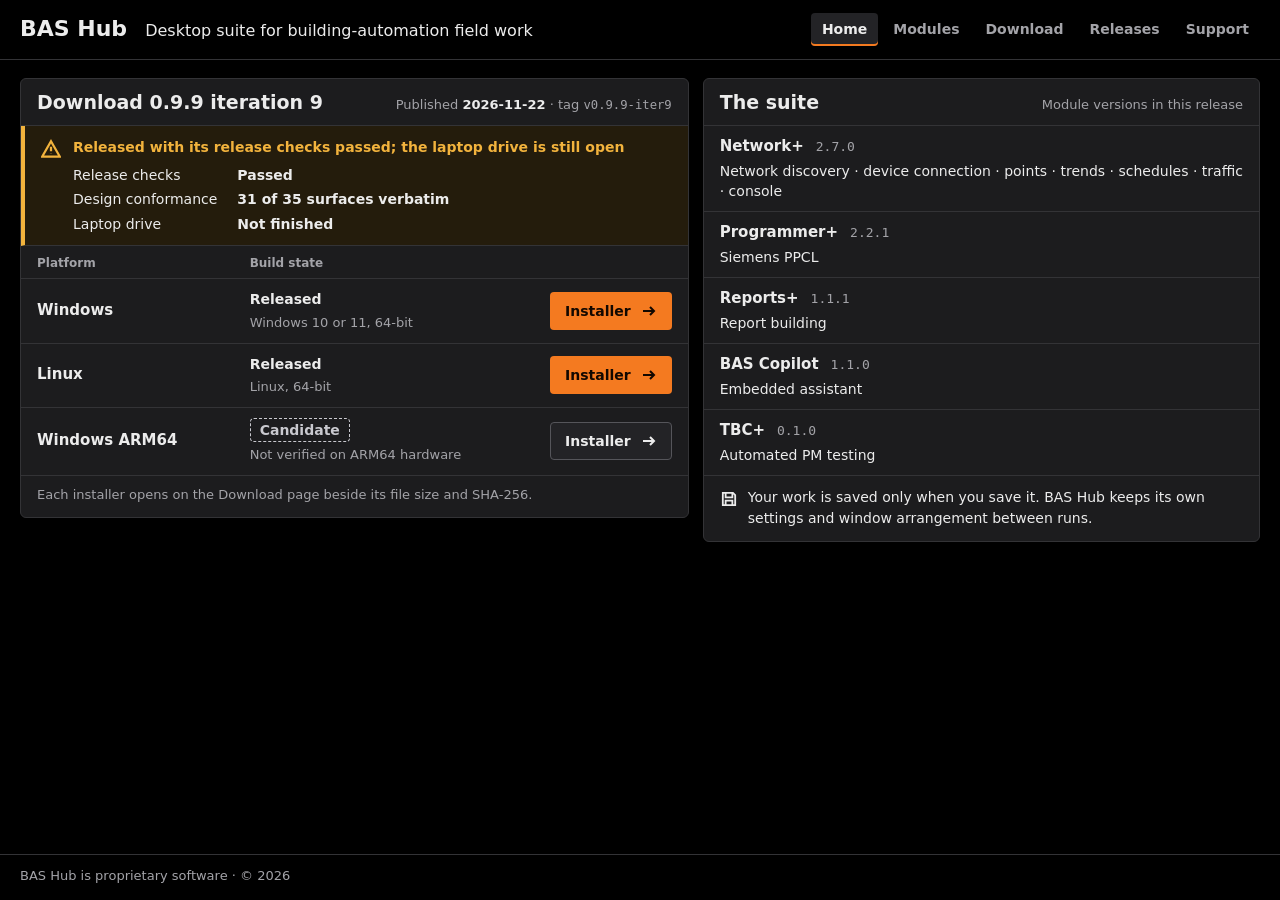
<file: index.html>
<!DOCTYPE html>
<html lang="en">
<head>
<meta charset="utf-8">
<meta name="viewport" content="width=device-width, initial-scale=1">
<title>BAS Hub — desktop suite for building-automation field work</title>
<link rel="icon" href="favicon.ico" sizes="any">
<style>
  :root {
    --bg: #000; --panel: #1c1c1e; --panel-2: #232326; --line: #333336;
    --text: #ececec; --muted: #a3a3a8;
    --accent: #f47a20; --accent-ink: #120800;
    --amber: #f2b33d; --amber-bg: #241c0c;
    --red: #ff6b5e; --red-bg: #2a1311;
    --ok: #5fd27e; --ok-bg: #102116;
    --cand: #c9c9cf;
    --radius: 6px; --gap: 20px;
    font-family: "Segoe UI Variable Text", "Segoe UI", system-ui, -apple-system, Roboto, "Helvetica Neue", Arial, sans-serif;
    font-size: 16px; line-height: 1.45; color: var(--text); background: var(--bg);
  }
  * { box-sizing: border-box; }
  html, body { margin: 0; background: var(--bg); }
  a { color: inherit; }
  p, ul, h1, h2 { margin: 0; }
  :focus-visible { outline: 2px solid #fff; outline-offset: 3px; border-radius: 3px; }
  .vh { position: absolute; width: 1px; height: 1px; overflow: hidden; clip: rect(0 0 0 0); white-space: nowrap; }
  .skip { position: absolute; left: 16px; top: -60px; background: var(--text); color: #000; padding: 8px 12px; z-index: 10; font-weight: 700; }
  .skip:focus { top: 8px; }
  svg { flex: none; }

  /* Site bar = identity: the wordmark is the page's H1, stated once */
  header.site { display: flex; align-items: center; justify-content: space-between; gap: 12px 24px; flex-wrap: wrap;
    min-height: 72px; padding: 10px 32px; border-bottom: 1px solid var(--line); }
  .id { display: flex; align-items: baseline; gap: 6px 18px; flex-wrap: wrap; }
  h1 { font-size: 26px; line-height: 1.1; font-weight: 700; }
  h1 a { text-decoration: none; }
  .desc { font-size: 18px; }
  nav ul { list-style: none; padding: 0; display: flex; flex-wrap: wrap; gap: 4px; }
  nav a { display: block; padding: 8px 14px; border-radius: 4px; text-decoration: none; color: var(--muted); font-weight: 600; }
  nav a:hover { color: var(--text); background: var(--panel); }
  nav a[aria-current="page"] { color: var(--text); background: var(--panel-2); box-shadow: inset 0 -2px 0 var(--accent); }

  main { padding: 28px 32px 32px; display: grid; grid-template-columns: minmax(0, 1.2fr) minmax(0, 1fr); gap: var(--gap); align-items: start; max-width: 1920px; }

  .panel { background: var(--panel); border: 1px solid var(--line); border-radius: var(--radius); }
  .head { display: flex; align-items: baseline; justify-content: space-between; gap: 6px 16px; flex-wrap: wrap; padding: 16px 22px 14px; border-bottom: 1px solid var(--line); }
  h2 { font-size: 22px; line-height: 1.2; font-weight: 700; }
  .meta { color: var(--muted); font-size: 15px; }
  .meta b { color: var(--text); font-weight: 600; }
  code, .mono { font-family: "Cascadia Mono", Consolas, Menlo, monospace; font-size: .94em; }

  /* Release status band: sits between the heading and the buttons, so it is read before any download */
  .status { display: flex; gap: 12px; padding: 14px 22px; border-bottom: 1px solid var(--line); border-left: 4px solid; }
  .status svg { width: 20px; height: 20px; margin-top: 2px; }
  .status .lead { font-weight: 700; }
  .status .sub { color: var(--muted); font-size: 15px; margin-top: 4px; }
  .status.warn { background: var(--amber-bg); border-left-color: var(--amber); }
  .status.warn svg, .status.warn .lead { color: var(--amber); }
  .status.bad { background: var(--red-bg); border-left-color: var(--red); }
  .status.bad svg, .status.bad .lead { color: var(--red); }
  .status.good { background: var(--ok-bg); border-left-color: var(--ok); }
  .status.good svg, .status.good .lead { color: var(--ok); }
  .status.plain { background: var(--panel-2); border-left-color: var(--cand); }
  .checks { list-style: none; padding: 0; margin-top: 8px; display: grid; grid-template-columns: max-content 1fr; gap: 4px 20px; }
  .checks li { display: contents; }
  .checks .r { font-weight: 600; }

  table { width: 100%; border-collapse: collapse; }
  th { text-align: left; font-size: 13px; font-weight: 600; color: var(--muted); padding: 12px 22px 8px; border-bottom: 1px solid var(--line); }
  td { padding: 14px 22px; border-bottom: 1px solid var(--line); vertical-align: middle; }
  tbody tr:last-child td { border-bottom: 0; }
  .plat { font-weight: 700; font-size: 17px; white-space: nowrap; }
  .def { display: block; margin-top: 4px; font-weight: 400; font-size: 14px; color: var(--muted); }
  .st { display: inline-flex; align-items: center; gap: 8px; font-weight: 600; white-space: nowrap; }
  .st svg { width: 16px; height: 16px; }
  .st.ovr { color: var(--amber); }
  .st.bad { color: var(--red); }
  .st.good { color: var(--ok); }
  .st.cand { color: var(--cand); border: 1px dashed var(--cand); border-radius: 4px; padding: 1px 9px; }
  .st.none { color: var(--muted); font-weight: 400; }
  td.act { text-align: right; width: 1%; white-space: nowrap; }
  .btn { display: inline-flex; align-items: center; gap: 10px; padding: 10px 18px; border-radius: 4px; font-weight: 700;
    text-decoration: none; white-space: nowrap; border: 1px solid transparent; }
  .btn svg { width: 16px; height: 16px; }
  .btn.primary { background: var(--accent); color: var(--accent-ink); }
  .btn.primary:hover { background: #ff8c37; }
  .btn.secondary { background: var(--panel-2); color: var(--text); border-color: #55555a; }
  .btn.secondary:hover { border-color: var(--text); }
  .foot { padding: 12px 22px 14px; color: var(--muted); font-size: 15px; border-top: 1px solid var(--line); }
  .foot a { color: var(--text); }
  .empty { padding: 22px; }
  .empty p + p { margin-top: 6px; color: var(--muted); }

  /* Suite: one panel, one list, one application */
  .mods { list-style: none; padding: 0; }
  .mods li { padding: 14px 22px; border-bottom: 1px solid var(--line); }
  .mh { display: flex; align-items: baseline; gap: 12px; }
  .mod { font-weight: 700; font-size: 17px; }
  .ver { font-family: "Cascadia Mono", Consolas, Menlo, monospace; font-size: 15px; color: var(--muted); }
  .ver.none { font-family: inherit; }
  .scope { margin-top: 3px; }
  .policy { display: flex; gap: 10px; align-items: flex-start; padding: 14px 22px 16px; }
  .policy svg { width: 18px; height: 18px; margin-top: 3px; color: var(--text); }

  /* 1366x768 class screens */
  @media (max-width: 1600px) {
    :root { font-size: 14px; --gap: 14px; }
    header.site { min-height: 60px; padding: 8px 20px; }
    h1 { font-size: 22px; } .desc { font-size: 16px; }
    nav a { padding: 6px 11px; }
    main { padding: 18px 20px 20px; }
    h2 { font-size: 19px; }
    .head { padding: 12px 16px 10px; }
    .meta, .status .sub, .foot { font-size: 13px; }
    .status { padding: 11px 16px; }
    th { font-size: 12px; padding: 9px 16px 6px; }
    td { padding: 10px 16px; }
    .plat, .mod { font-size: 15px; } .def { font-size: 13px; } .ver { font-size: 13px; }
    .btn { padding: 8px 14px; }
    .foot { padding: 10px 16px 12px; }
    .mods li { padding: 10px 16px; }
    .policy { padding: 11px 16px 13px; }
  }
  /* Reflow (WCAG 1.4.10): single column, table rows become stacked blocks */
  @media (max-width: 900px) {
    header.site { padding: 10px 16px; }
    main { grid-template-columns: minmax(0, 1fr); padding: 14px 12px; }
    thead { position: absolute; width: 1px; height: 1px; overflow: hidden; clip: rect(0 0 0 0); }
    table, tbody, tr, td { display: block; width: auto; }
    tbody tr { padding: 12px 16px; border-bottom: 1px solid var(--line); }
    tbody tr:last-child { border-bottom: 0; }
    td { padding: 3px 0; border: 0; }
    td.act { text-align: left; padding-top: 8px; }
    .plat, .st { white-space: normal; }
  }

  /* Extensions for the pages beyond the home page: same tokens, same components.
     Added by the Section 5 build; the block above is the fix101 finals' CSS, verbatim. */
  main.single { grid-template-columns: minmax(0, 1fr); }
  /* Download files table: fixed layout with stated shares — auto layout
     starved the file column beside the nowrap button (measured 847/144/188
     in a 1,118px panel at 1920x1080, the table overflowing its panel). */
  table.dl { table-layout: fixed; }
  table.dl th:first-child, table.dl td:first-child { width: 26%; }
  table.dl th:last-child, table.dl td:last-child { width: 19%; }
  /* .plat is nowrap (finals' CSS, for the platform name); its .def child
     inherited that, so the one long def (Windows ARM64) painted across
     the row instead of wrapping — measured scrollW 825 in a 291px cell. */
  td.plat .def { white-space: normal; }
  main.single .panel, main.single .entry { max-width: 1120px; width: 100%; margin-inline: auto; }
  .stack { display: grid; gap: var(--gap); }
  footer.site { border-top: 1px solid var(--line); padding: 14px 32px 18px; color: var(--muted); font-size: 15px; max-width: 1920px; }
  .body { padding: 16px 22px 18px; }
  .body p + p { margin-top: 10px; }
  .body p.lede { font-size: 17px; }
  h3.sub { font-size: 17px; font-weight: 700; margin: 20px 0 6px; }
  .body h3.sub:first-child { margin-top: 0; }
  ul.list { list-style: none; padding: 0; }
  ul.list li { padding: 10px 22px; border-bottom: 1px solid var(--line); }
  ul.list li:last-child { border-bottom: 0; }
  ul.list .t { font-weight: 700; }
  ul.list .d { display: block; margin-top: 2px; color: var(--muted); font-size: 15px; }
  .faq { list-style: none; padding: 0; }
  .faq li { padding: 14px 22px; border-bottom: 1px solid var(--line); }
  .faq li:last-child { border-bottom: 0; }
  .faq .q { font-weight: 700; font-size: 17px; }
  .faq .a { margin-top: 4px; }
  .faq .a p + p { margin-top: 8px; }
  .file { display: block; font-weight: 400; font-size: 14px; color: var(--muted); margin-top: 4px; }
  .file code { color: var(--text); word-break: break-all; }
  .hash { display: block; font-size: 13px; color: var(--muted); margin-top: 2px; word-break: break-all; }
  .entry { background: var(--panel); border: 1px solid var(--line); border-radius: var(--radius); }
  .entry .head h3 { font-size: 20px; line-height: 1.2; font-weight: 700; margin: 0; }
  .entry .title { padding: 14px 22px 0; font-size: 17px; font-weight: 600; }
  .entry .body { font-size: 15.5px; }
  .entry ul.bl { margin: 10px 0 0; padding-left: 20px; }
  .entry ul.bl li { margin-top: 6px; }
  .entry .status { border-bottom: 0; border-top: 1px solid var(--line); margin-top: 14px; }
  .entry .status p { font-size: 15px; }
  .banner { padding: 12px 22px; background: var(--panel-2); border-bottom: 1px solid var(--line); border-left: 4px solid var(--cand); font-size: 15px; }
  form.f { padding: 16px 22px 18px; display: grid; gap: 14px; }
  form.f label { display: grid; gap: 6px; font-weight: 600; font-size: 15px; }
  form.f input[type="text"], form.f textarea, form.f select {
    background: var(--panel-2); color: var(--text); border: 1px solid #8a8a90; border-radius: 4px;
    padding: 9px 12px; font: inherit; font-weight: 400; width: 100%; }
  form.f textarea { min-height: 110px; resize: vertical; }
  form.f .row { display: flex; gap: 12px; align-items: center; flex-wrap: wrap; }
  form.f .hint { color: var(--muted); font-size: 14px; font-weight: 400; }
  button.btn { font: inherit; cursor: pointer; }
  .doors { display: flex; gap: 12px; flex-wrap: wrap; padding: 16px 22px 18px; }
  td .rowbtn { text-align: right; }
  .catgroup td { background: var(--panel-2); font-weight: 700; font-size: 15px; padding-top: 10px; padding-bottom: 10px; }
  ul.mods.hub li { display: flex; align-items: center; justify-content: space-between; gap: 16px; }
  ul.mods.hub .open { flex: none; }
  body { display: flex; flex-direction: column; min-height: 100vh; }
  main { flex: 1 0 auto; width: 100%; margin-inline: auto; }
  .body p, .faq .a p { max-width: 72ch; }
  main.single .panel.narrow { max-width: 560px; }
  .files { list-style: none; padding: 0; }
  .files li { padding: 10px 22px; border-bottom: 1px solid var(--line); display: flex; justify-content: space-between; align-items: baseline; gap: 8px 24px; flex-wrap: wrap; }
  .files li:last-child { border-bottom: 0; }
  .files .fl { font-weight: 600; }
  .files .fm { color: var(--muted); font-size: 14px; }
  .files .fh { display: block; color: var(--muted); font-size: 13px; word-break: break-all; }
  .entry .status ul { margin: 8px 0 0; padding-left: 20px; }
  .entry .status li { margin-top: 6px; font-size: 15px; }
  .entry .status li:first-child { margin-top: 0; }
  .toc { list-style: none; padding: 0; }
  .toc li { padding: 9px 22px; border-bottom: 1px solid var(--line); display: flex; justify-content: space-between; gap: 16px; flex-wrap: wrap; }
  .toc li:last-child { border-bottom: 0; }
  .toc a { font-weight: 600; text-decoration: none; }
  .toc a:hover { text-decoration: underline; }
  .toc .d { color: var(--muted); font-size: 14px; }
  .fam { font-weight: 700; font-size: 15px; }
  @media (max-width: 900px) {
    .proofcell::before { content: "Proof: "; font-weight: 600; color: var(--muted); }
  }
  @media (max-width: 1600px) {
    footer.site { padding: 12px 20px 14px; font-size: 13px; }
    .body { padding: 12px 16px 14px; }
    ul.list li, .faq li { padding: 10px 16px; }
    .entry .title { padding: 10px 16px 0; }
    .banner { padding: 10px 16px; }
    form.f { padding: 12px 16px 14px; }
    .doors { padding: 12px 16px 14px; }
  }
  @media (max-width: 900px) {
    footer.site { padding: 12px 16px; }
  }
</style>
</head>
<body>
<a class="skip" href="#download">Skip to main content</a>

<header class="site">
  <div class="id">
    <h1><a href="./">BAS Hub</a></h1>
    <p class="desc">Desktop suite for building-automation field work</p>
  </div>
  <nav aria-label="Site">
    <ul>
      <li><a href="index.html" aria-current="page">Home</a></li>
      <li><a href="modules.html">Modules</a></li>
      <li><a href="download.html">Download</a></li>
      <li><a href="releases.html">Releases</a></li>
      <li><a href="support.html">Support</a></li>
    </ul>
  </nav>
</header>

<main>
  <section class="panel" id="download" aria-labelledby="dl-h">
    <div class="head">
      <h2 id="dl-h">Download 0.9.9 iteration 9</h2>
      <span class="meta">Published <b>2026-11-22</b> · tag <code>v0.9.9-iter9</code></span>
    </div>
    <div class="status warn" role="note">
      <svg viewBox="0 0 16 16" fill="none" stroke="currentColor" stroke-width="1.8" aria-hidden="true"><path d="M8 1.8 15 14H1z"/><path d="M8 6.2v3.6M8 11.6v.1"/></svg>
      <div>
        <p class="lead">Released with its release checks passed; the laptop drive is still open</p>
        <ul class="checks" aria-label="Release checks">
          <li><span>Release checks</span><span class="r">Passed</span></li>
          <li><span>Design conformance</span><span class="r">31 of 35 surfaces verbatim</span></li>
          <li><span>Laptop drive</span><span class="r">Not finished</span></li>
        </ul>
      </div>
    </div>
    <table>
      <thead><tr><th scope="col">Platform</th><th scope="col">Build state</th><th scope="col"><span class="vh">Installer</span></th></tr></thead>
      <tbody>
        <tr>
          <td class="plat">Windows</td>
          <td><span class="st">Released</span><span class="def">Windows 10 or 11, 64-bit</span></td>
          <td class="act"><a class="btn primary" href="download.html#windows" aria-label="Windows installer, 0.9.9 iteration 9, with size and SHA-256">Installer<svg viewBox="0 0 16 16" fill="none" stroke="currentColor" stroke-width="2" aria-hidden="true"><path d="M2 8h11M9 4l4 4-4 4"/></svg></a></td>
        </tr>
        <tr>
          <td class="plat">Linux</td>
          <td><span class="st">Released</span><span class="def">Linux, 64-bit</span></td>
          <td class="act"><a class="btn primary" href="download.html#linux" aria-label="Linux installer, 0.9.9 iteration 9, with size and SHA-256">Installer<svg viewBox="0 0 16 16" fill="none" stroke="currentColor" stroke-width="2" aria-hidden="true"><path d="M2 8h11M9 4l4 4-4 4"/></svg></a></td>
        </tr>
        <tr>
          <td class="plat">Windows ARM64</td>
          <td><span class="st cand">Candidate</span><span class="def">Not verified on ARM64 hardware</span></td>
          <td class="act"><a class="btn secondary" href="download.html#windows-arm64" aria-label="Windows ARM64 installer, 0.9.9 iteration 9, with size and SHA-256">Installer<svg viewBox="0 0 16 16" fill="none" stroke="currentColor" stroke-width="2" aria-hidden="true"><path d="M2 8h11M9 4l4 4-4 4"/></svg></a></td>
        </tr>
      </tbody>
    </table>
    <p class="foot">Each installer opens on the Download page beside its file size and SHA-256.</p>
  </section>

  <section class="panel" aria-labelledby="suite-h">
    <div class="head">
      <h2 id="suite-h">The suite</h2>
      <span class="meta">Module versions in this release</span>
    </div>
    <ul class="mods">
      <li><div class="mh"><span class="mod">Network+</span><span class="ver">2.7.0</span></div><p class="scope">Network discovery · device connection · points · trends · schedules · traffic · console</p></li>
      <li><div class="mh"><span class="mod">Programmer+</span><span class="ver">2.2.1</span></div><p class="scope">Siemens PPCL</p></li>
      <li><div class="mh"><span class="mod">Reports+</span><span class="ver">1.1.1</span></div><p class="scope">Report building</p></li>
      <li><div class="mh"><span class="mod">BAS Copilot</span><span class="ver">1.1.0</span></div><p class="scope">Embedded assistant</p></li>
      <li><div class="mh"><span class="mod">TBC+</span><span class="ver">0.1.0</span></div><p class="scope">Automated PM testing</p></li>
    </ul>
    <p class="policy"><svg viewBox="0 0 16 16" fill="none" stroke="currentColor" stroke-width="1.6" aria-hidden="true"><path d="M2.5 2.5h9l2 2v9h-11z"/><path d="M5 2.5v4h6v-4M5 13.5v-4h6v4"/></svg><span>Your work is saved only when you save it. BAS Hub keeps its own settings and window arrangement between runs.</span></p>
  </section>
</main>

<footer class="site">BAS Hub is proprietary software · © 2026</footer>
</body>
</html>
</file>
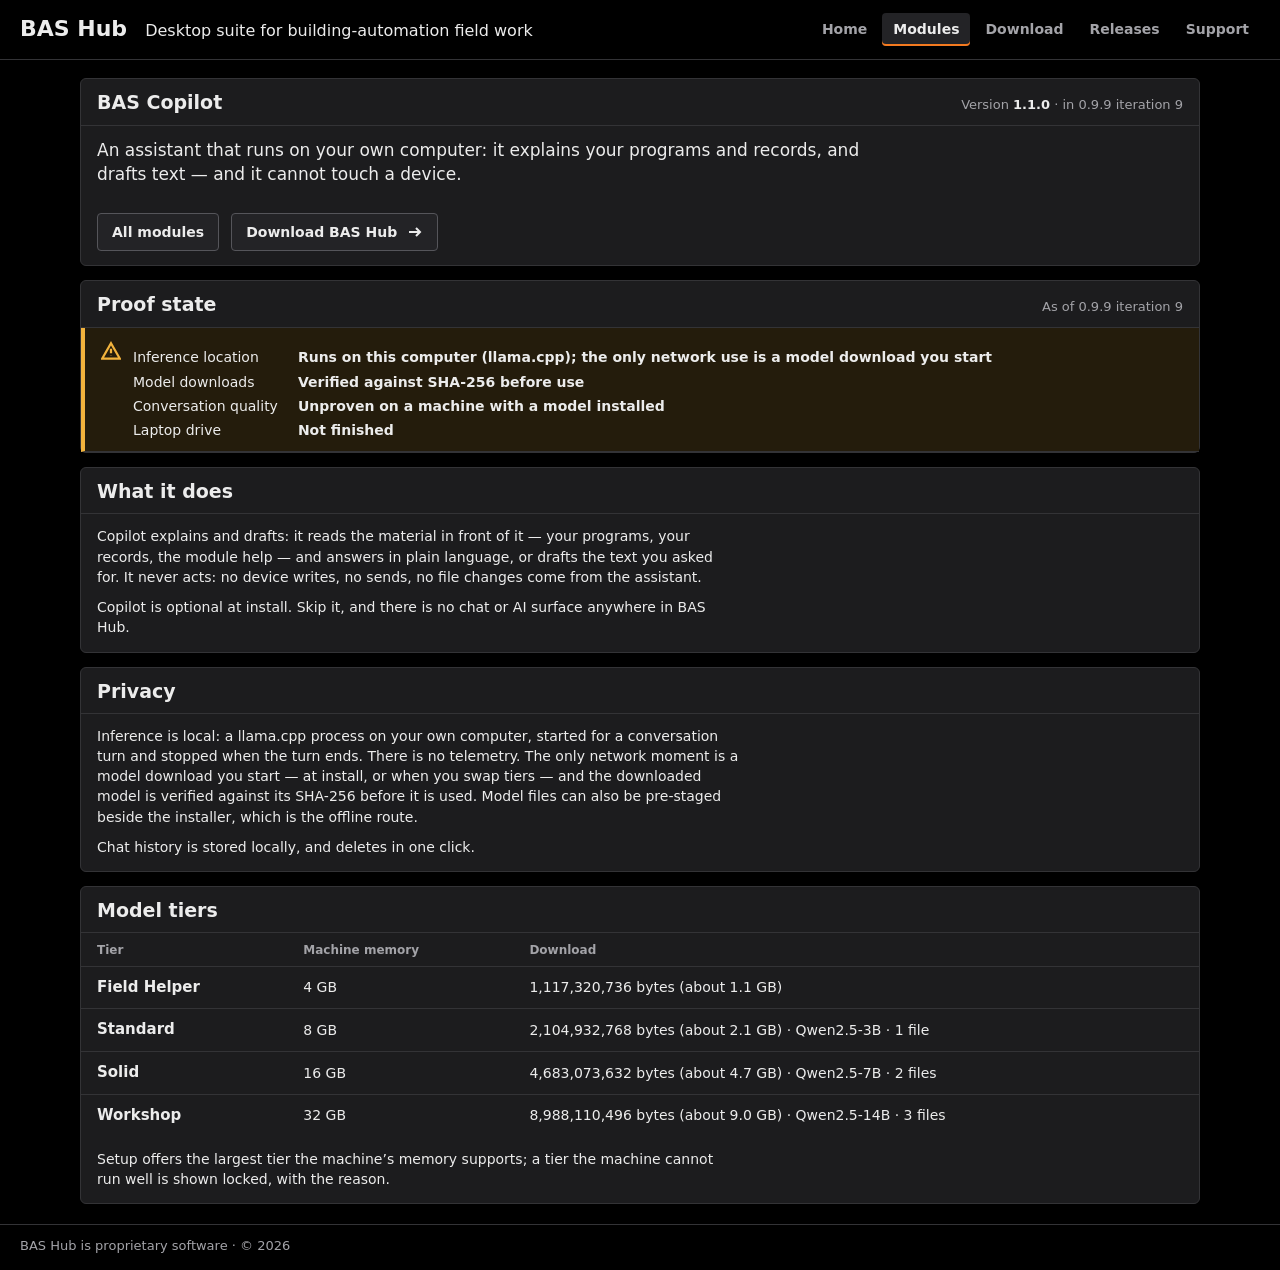
<file: bas-copilot.html>
<!DOCTYPE html>
<html lang="en">
<head>
<meta charset="utf-8">
<meta name="viewport" content="width=device-width, initial-scale=1">
<title>BAS Copilot — BAS Hub</title>
<meta name="description" content="BAS Copilot — a local assistant that explains and drafts, and never touches a device.">
<link rel="icon" href="favicon.ico" sizes="any">
<style>
  :root {
    --bg: #000; --panel: #1c1c1e; --panel-2: #232326; --line: #333336;
    --text: #ececec; --muted: #a3a3a8;
    --accent: #f47a20; --accent-ink: #120800;
    --amber: #f2b33d; --amber-bg: #241c0c;
    --red: #ff6b5e; --red-bg: #2a1311;
    --ok: #5fd27e; --ok-bg: #102116;
    --cand: #c9c9cf;
    --radius: 6px; --gap: 20px;
    font-family: "Segoe UI Variable Text", "Segoe UI", system-ui, -apple-system, Roboto, "Helvetica Neue", Arial, sans-serif;
    font-size: 16px; line-height: 1.45; color: var(--text); background: var(--bg);
  }
  * { box-sizing: border-box; }
  html, body { margin: 0; background: var(--bg); }
  a { color: inherit; }
  p, ul, h1, h2 { margin: 0; }
  :focus-visible { outline: 2px solid #fff; outline-offset: 3px; border-radius: 3px; }
  .vh { position: absolute; width: 1px; height: 1px; overflow: hidden; clip: rect(0 0 0 0); white-space: nowrap; }
  .skip { position: absolute; left: 16px; top: -60px; background: var(--text); color: #000; padding: 8px 12px; z-index: 10; font-weight: 700; }
  .skip:focus { top: 8px; }
  svg { flex: none; }

  /* Site bar = identity: the wordmark is the page's H1, stated once */
  header.site { display: flex; align-items: center; justify-content: space-between; gap: 12px 24px; flex-wrap: wrap;
    min-height: 72px; padding: 10px 32px; border-bottom: 1px solid var(--line); }
  .id { display: flex; align-items: baseline; gap: 6px 18px; flex-wrap: wrap; }
  h1 { font-size: 26px; line-height: 1.1; font-weight: 700; }
  h1 a { text-decoration: none; }
  .desc { font-size: 18px; }
  nav ul { list-style: none; padding: 0; display: flex; flex-wrap: wrap; gap: 4px; }
  nav a { display: block; padding: 8px 14px; border-radius: 4px; text-decoration: none; color: var(--muted); font-weight: 600; }
  nav a:hover { color: var(--text); background: var(--panel); }
  nav a[aria-current="page"] { color: var(--text); background: var(--panel-2); box-shadow: inset 0 -2px 0 var(--accent); }

  main { padding: 28px 32px 32px; display: grid; grid-template-columns: minmax(0, 1.2fr) minmax(0, 1fr); gap: var(--gap); align-items: start; max-width: 1920px; }

  .panel { background: var(--panel); border: 1px solid var(--line); border-radius: var(--radius); }
  .head { display: flex; align-items: baseline; justify-content: space-between; gap: 6px 16px; flex-wrap: wrap; padding: 16px 22px 14px; border-bottom: 1px solid var(--line); }
  h2 { font-size: 22px; line-height: 1.2; font-weight: 700; }
  .meta { color: var(--muted); font-size: 15px; }
  .meta b { color: var(--text); font-weight: 600; }
  code, .mono { font-family: "Cascadia Mono", Consolas, Menlo, monospace; font-size: .94em; }

  /* Release status band: sits between the heading and the buttons, so it is read before any download */
  .status { display: flex; gap: 12px; padding: 14px 22px; border-bottom: 1px solid var(--line); border-left: 4px solid; }
  .status svg { width: 20px; height: 20px; margin-top: 2px; }
  .status .lead { font-weight: 700; }
  .status .sub { color: var(--muted); font-size: 15px; margin-top: 4px; }
  .status.warn { background: var(--amber-bg); border-left-color: var(--amber); }
  .status.warn svg, .status.warn .lead { color: var(--amber); }
  .status.bad { background: var(--red-bg); border-left-color: var(--red); }
  .status.bad svg, .status.bad .lead { color: var(--red); }
  .status.good { background: var(--ok-bg); border-left-color: var(--ok); }
  .status.good svg, .status.good .lead { color: var(--ok); }
  .status.plain { background: var(--panel-2); border-left-color: var(--cand); }
  .checks { list-style: none; padding: 0; margin-top: 8px; display: grid; grid-template-columns: max-content 1fr; gap: 4px 20px; }
  .checks li { display: contents; }
  .checks .r { font-weight: 600; }

  table { width: 100%; border-collapse: collapse; }
  th { text-align: left; font-size: 13px; font-weight: 600; color: var(--muted); padding: 12px 22px 8px; border-bottom: 1px solid var(--line); }
  td { padding: 14px 22px; border-bottom: 1px solid var(--line); vertical-align: middle; }
  tbody tr:last-child td { border-bottom: 0; }
  .plat { font-weight: 700; font-size: 17px; white-space: nowrap; }
  .def { display: block; margin-top: 4px; font-weight: 400; font-size: 14px; color: var(--muted); }
  .st { display: inline-flex; align-items: center; gap: 8px; font-weight: 600; white-space: nowrap; }
  .st svg { width: 16px; height: 16px; }
  .st.ovr { color: var(--amber); }
  .st.bad { color: var(--red); }
  .st.good { color: var(--ok); }
  .st.cand { color: var(--cand); border: 1px dashed var(--cand); border-radius: 4px; padding: 1px 9px; }
  .st.none { color: var(--muted); font-weight: 400; }
  td.act { text-align: right; width: 1%; white-space: nowrap; }
  .btn { display: inline-flex; align-items: center; gap: 10px; padding: 10px 18px; border-radius: 4px; font-weight: 700;
    text-decoration: none; white-space: nowrap; border: 1px solid transparent; }
  .btn svg { width: 16px; height: 16px; }
  .btn.primary { background: var(--accent); color: var(--accent-ink); }
  .btn.primary:hover { background: #ff8c37; }
  .btn.secondary { background: var(--panel-2); color: var(--text); border-color: #55555a; }
  .btn.secondary:hover { border-color: var(--text); }
  .foot { padding: 12px 22px 14px; color: var(--muted); font-size: 15px; border-top: 1px solid var(--line); }
  .foot a { color: var(--text); }
  .empty { padding: 22px; }
  .empty p + p { margin-top: 6px; color: var(--muted); }

  /* Suite: one panel, one list, one application */
  .mods { list-style: none; padding: 0; }
  .mods li { padding: 14px 22px; border-bottom: 1px solid var(--line); }
  .mh { display: flex; align-items: baseline; gap: 12px; }
  .mod { font-weight: 700; font-size: 17px; }
  .ver { font-family: "Cascadia Mono", Consolas, Menlo, monospace; font-size: 15px; color: var(--muted); }
  .ver.none { font-family: inherit; }
  .scope { margin-top: 3px; }
  .policy { display: flex; gap: 10px; align-items: flex-start; padding: 14px 22px 16px; }
  .policy svg { width: 18px; height: 18px; margin-top: 3px; color: var(--text); }

  /* 1366x768 class screens */
  @media (max-width: 1600px) {
    :root { font-size: 14px; --gap: 14px; }
    header.site { min-height: 60px; padding: 8px 20px; }
    h1 { font-size: 22px; } .desc { font-size: 16px; }
    nav a { padding: 6px 11px; }
    main { padding: 18px 20px 20px; }
    h2 { font-size: 19px; }
    .head { padding: 12px 16px 10px; }
    .meta, .status .sub, .foot { font-size: 13px; }
    .status { padding: 11px 16px; }
    th { font-size: 12px; padding: 9px 16px 6px; }
    td { padding: 10px 16px; }
    .plat, .mod { font-size: 15px; } .def { font-size: 13px; } .ver { font-size: 13px; }
    .btn { padding: 8px 14px; }
    .foot { padding: 10px 16px 12px; }
    .mods li { padding: 10px 16px; }
    .policy { padding: 11px 16px 13px; }
  }
  /* Reflow (WCAG 1.4.10): single column, table rows become stacked blocks */
  @media (max-width: 900px) {
    header.site { padding: 10px 16px; }
    main { grid-template-columns: minmax(0, 1fr); padding: 14px 12px; }
    thead { position: absolute; width: 1px; height: 1px; overflow: hidden; clip: rect(0 0 0 0); }
    table, tbody, tr, td { display: block; width: auto; }
    tbody tr { padding: 12px 16px; border-bottom: 1px solid var(--line); }
    tbody tr:last-child { border-bottom: 0; }
    td { padding: 3px 0; border: 0; }
    td.act { text-align: left; padding-top: 8px; }
    .plat, .st { white-space: normal; }
  }

  /* Extensions for the pages beyond the home page: same tokens, same components.
     Added by the Section 5 build; the block above is the fix101 finals' CSS, verbatim. */
  main.single { grid-template-columns: minmax(0, 1fr); }
  /* Download files table: fixed layout with stated shares — auto layout
     starved the file column beside the nowrap button (measured 847/144/188
     in a 1,118px panel at 1920x1080, the table overflowing its panel). */
  table.dl { table-layout: fixed; }
  table.dl th:first-child, table.dl td:first-child { width: 26%; }
  table.dl th:last-child, table.dl td:last-child { width: 19%; }
  /* .plat is nowrap (finals' CSS, for the platform name); its .def child
     inherited that, so the one long def (Windows ARM64) painted across
     the row instead of wrapping — measured scrollW 825 in a 291px cell. */
  td.plat .def { white-space: normal; }
  main.single .panel, main.single .entry { max-width: 1120px; width: 100%; margin-inline: auto; }
  .stack { display: grid; gap: var(--gap); }
  footer.site { border-top: 1px solid var(--line); padding: 14px 32px 18px; color: var(--muted); font-size: 15px; max-width: 1920px; }
  .body { padding: 16px 22px 18px; }
  .body p + p { margin-top: 10px; }
  .body p.lede { font-size: 17px; }
  h3.sub { font-size: 17px; font-weight: 700; margin: 20px 0 6px; }
  .body h3.sub:first-child { margin-top: 0; }
  ul.list { list-style: none; padding: 0; }
  ul.list li { padding: 10px 22px; border-bottom: 1px solid var(--line); }
  ul.list li:last-child { border-bottom: 0; }
  ul.list .t { font-weight: 700; }
  ul.list .d { display: block; margin-top: 2px; color: var(--muted); font-size: 15px; }
  .faq { list-style: none; padding: 0; }
  .faq li { padding: 14px 22px; border-bottom: 1px solid var(--line); }
  .faq li:last-child { border-bottom: 0; }
  .faq .q { font-weight: 700; font-size: 17px; }
  .faq .a { margin-top: 4px; }
  .faq .a p + p { margin-top: 8px; }
  .file { display: block; font-weight: 400; font-size: 14px; color: var(--muted); margin-top: 4px; }
  .file code { color: var(--text); word-break: break-all; }
  .hash { display: block; font-size: 13px; color: var(--muted); margin-top: 2px; word-break: break-all; }
  .entry { background: var(--panel); border: 1px solid var(--line); border-radius: var(--radius); }
  .entry .head h3 { font-size: 20px; line-height: 1.2; font-weight: 700; margin: 0; }
  .entry .title { padding: 14px 22px 0; font-size: 17px; font-weight: 600; }
  .entry .body { font-size: 15.5px; }
  .entry ul.bl { margin: 10px 0 0; padding-left: 20px; }
  .entry ul.bl li { margin-top: 6px; }
  .entry .status { border-bottom: 0; border-top: 1px solid var(--line); margin-top: 14px; }
  .entry .status p { font-size: 15px; }
  .banner { padding: 12px 22px; background: var(--panel-2); border-bottom: 1px solid var(--line); border-left: 4px solid var(--cand); font-size: 15px; }
  form.f { padding: 16px 22px 18px; display: grid; gap: 14px; }
  form.f label { display: grid; gap: 6px; font-weight: 600; font-size: 15px; }
  form.f input[type="text"], form.f textarea, form.f select {
    background: var(--panel-2); color: var(--text); border: 1px solid #8a8a90; border-radius: 4px;
    padding: 9px 12px; font: inherit; font-weight: 400; width: 100%; }
  form.f textarea { min-height: 110px; resize: vertical; }
  form.f .row { display: flex; gap: 12px; align-items: center; flex-wrap: wrap; }
  form.f .hint { color: var(--muted); font-size: 14px; font-weight: 400; }
  button.btn { font: inherit; cursor: pointer; }
  .doors { display: flex; gap: 12px; flex-wrap: wrap; padding: 16px 22px 18px; }
  td .rowbtn { text-align: right; }
  .catgroup td { background: var(--panel-2); font-weight: 700; font-size: 15px; padding-top: 10px; padding-bottom: 10px; }
  ul.mods.hub li { display: flex; align-items: center; justify-content: space-between; gap: 16px; }
  ul.mods.hub .open { flex: none; }
  body { display: flex; flex-direction: column; min-height: 100vh; }
  main { flex: 1 0 auto; width: 100%; margin-inline: auto; }
  .body p, .faq .a p { max-width: 72ch; }
  main.single .panel.narrow { max-width: 560px; }
  .files { list-style: none; padding: 0; }
  .files li { padding: 10px 22px; border-bottom: 1px solid var(--line); display: flex; justify-content: space-between; align-items: baseline; gap: 8px 24px; flex-wrap: wrap; }
  .files li:last-child { border-bottom: 0; }
  .files .fl { font-weight: 600; }
  .files .fm { color: var(--muted); font-size: 14px; }
  .files .fh { display: block; color: var(--muted); font-size: 13px; word-break: break-all; }
  .entry .status ul { margin: 8px 0 0; padding-left: 20px; }
  .entry .status li { margin-top: 6px; font-size: 15px; }
  .entry .status li:first-child { margin-top: 0; }
  .toc { list-style: none; padding: 0; }
  .toc li { padding: 9px 22px; border-bottom: 1px solid var(--line); display: flex; justify-content: space-between; gap: 16px; flex-wrap: wrap; }
  .toc li:last-child { border-bottom: 0; }
  .toc a { font-weight: 600; text-decoration: none; }
  .toc a:hover { text-decoration: underline; }
  .toc .d { color: var(--muted); font-size: 14px; }
  .fam { font-weight: 700; font-size: 15px; }
  @media (max-width: 900px) {
    .proofcell::before { content: "Proof: "; font-weight: 600; color: var(--muted); }
  }
  @media (max-width: 1600px) {
    footer.site { padding: 12px 20px 14px; font-size: 13px; }
    .body { padding: 12px 16px 14px; }
    ul.list li, .faq li { padding: 10px 16px; }
    .entry .title { padding: 10px 16px 0; }
    .banner { padding: 10px 16px; }
    form.f { padding: 12px 16px 14px; }
    .doors { padding: 12px 16px 14px; }
  }
  @media (max-width: 900px) {
    footer.site { padding: 12px 16px; }
  }
</style>
</head>
<body>
<a class="skip" href="#main">Skip to main content</a>

<header class="site">
  <div class="id">
    <h1><a href="index.html">BAS Hub</a></h1>
    <p class="desc">Desktop suite for building-automation field work</p>
  </div>
  <nav aria-label="Site">
    <ul>
      <li><a href="index.html">Home</a></li>
      <li><a href="modules.html" aria-current="page">Modules</a></li>
      <li><a href="download.html">Download</a></li>
      <li><a href="releases.html">Releases</a></li>
      <li><a href="support.html">Support</a></li>
    </ul>
  </nav>
</header>

<main class="single" id="main">
 <div class="stack">
  <section class="panel" aria-labelledby="mod-h">
    <div class="head">
      <h2 id="mod-h">BAS Copilot</h2>
      <span class="meta">Version <b>1.1.0</b> · in 0.9.9 iteration 9</span>
    </div>
    <div class="body"><p class="lede">An assistant that runs on your own computer: it explains your programs and records, and drafts text — and it cannot touch a device.</p></div>
    <div class="doors">
      <a class="btn secondary" href="modules.html">All modules</a>
      <a class="btn secondary" href="download.html">Download BAS Hub<svg viewBox="0 0 16 16" fill="none" stroke="currentColor" stroke-width="2" aria-hidden="true"><path d="M2 8h11M9 4l4 4-4 4"/></svg></a>
    </div>
  </section>
  <section class="panel" aria-labelledby="proof-h">
    <div class="head"><h2 id="proof-h">Proof state</h2><span class="meta">As of 0.9.9 iteration 9</span></div>
    <div class="status warn" role="note">
      <svg viewBox="0 0 16 16" fill="none" stroke="currentColor" stroke-width="1.8" aria-hidden="true"><path d="M8 1.8 15 14H1z"/><path d="M8 6.2v3.6M8 11.6v.1"/></svg>
      <div>
        <ul class="checks" aria-label="Proof state">
      <li><span>Inference location</span><span class="r">Runs on this computer (llama.cpp); the only network use is a model download you start</span></li>
      <li><span>Model downloads</span><span class="r">Verified against SHA-256 before use</span></li>
      <li><span>Conversation quality</span><span class="r">Unproven on a machine with a model installed</span></li>
      <li><span>Laptop drive</span><span class="r">Not finished</span></li>
        </ul>
      </div>
    </div>
  </section>
  <section class="panel" aria-labelledby="mp0-h">
    <div class="head"><h2 id="mp0-h">What it does</h2></div>
    <div class="body">
      <p>Copilot explains and drafts: it reads the material in front of it — your programs, your records, the module help — and answers in plain language, or drafts the text you asked for. It never acts: no device writes, no sends, no file changes come from the assistant.</p>
      <p>Copilot is optional at install. Skip it, and there is no chat or AI surface anywhere in BAS Hub.</p>
    </div>
  </section>
  <section class="panel" aria-labelledby="mp1-h">
    <div class="head"><h2 id="mp1-h">Privacy</h2></div>
    <div class="body">
      <p>Inference is local: a llama.cpp process on your own computer, started for a conversation turn and stopped when the turn ends. There is no telemetry. The only network moment is a model download you start — at install, or when you swap tiers — and the downloaded model is verified against its SHA-256 before it is used. Model files can also be pre-staged beside the installer, which is the offline route.</p>
      <p>Chat history is stored locally, and deletes in one click.</p>
    </div>
  </section>
  <section class="panel" aria-labelledby="mp2-h">
    <div class="head"><h2 id="mp2-h">Model tiers</h2></div>
        <table>
      <thead><tr><th scope="col">Tier</th><th scope="col">Machine memory</th><th scope="col">Download</th></tr></thead>
      <tbody>
        <tr><td class="plat">Field Helper</td><td>4 GB</td><td>1,117,320,736 bytes (about 1.1 GB)</td></tr>
        <tr><td class="plat">Standard</td><td>8 GB</td><td>2,104,932,768 bytes (about 2.1 GB) · Qwen2.5-3B · 1 file</td></tr>
        <tr><td class="plat">Solid</td><td>16 GB</td><td>4,683,073,632 bytes (about 4.7 GB) · Qwen2.5-7B · 2 files</td></tr>
        <tr><td class="plat">Workshop</td><td>32 GB</td><td>8,988,110,496 bytes (about 9.0 GB) · Qwen2.5-14B · 3 files</td></tr>
      </tbody>
    </table>
    <div class="body"><p>Setup offers the largest tier the machine’s memory supports; a tier the machine cannot run well is shown locked, with the reason.</p></div>
  </section>
 </div>
</main>

<footer class="site">BAS Hub is proprietary software · © 2026</footer>
</body>
</html>
</file>
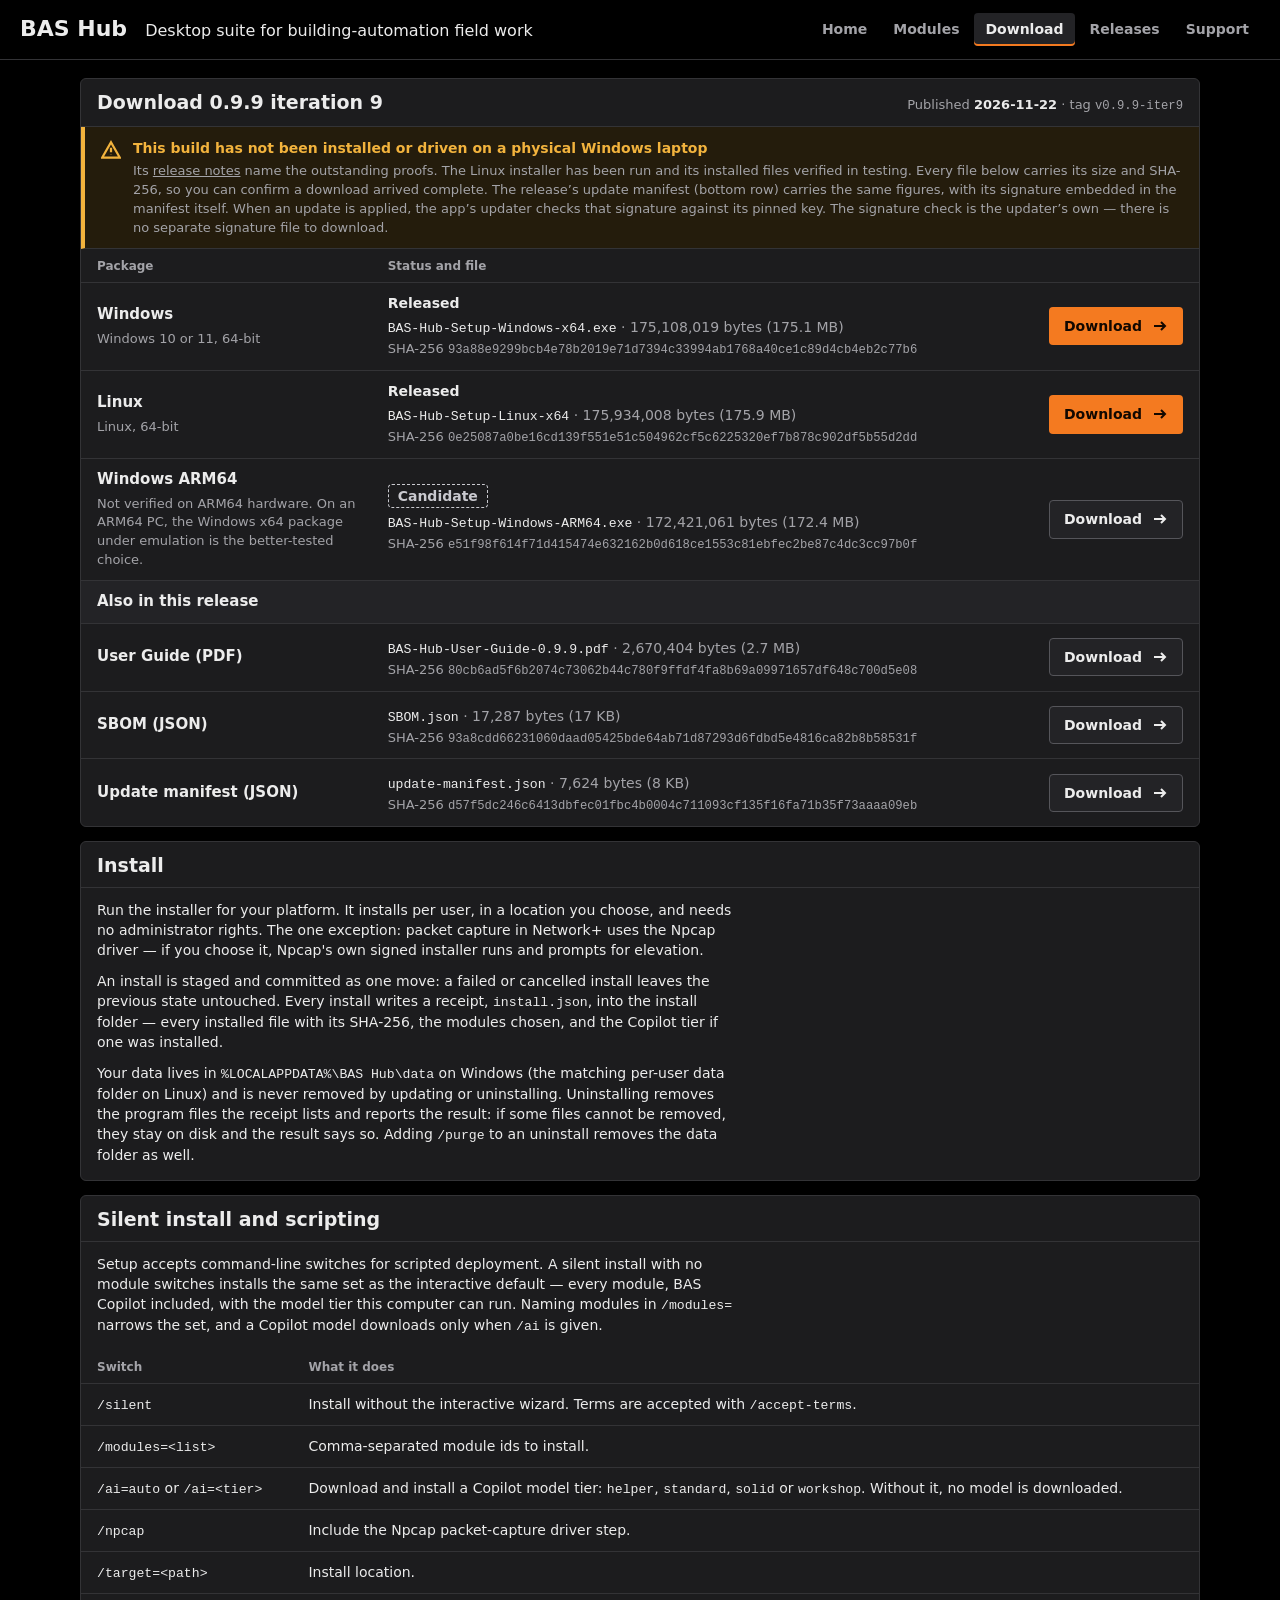
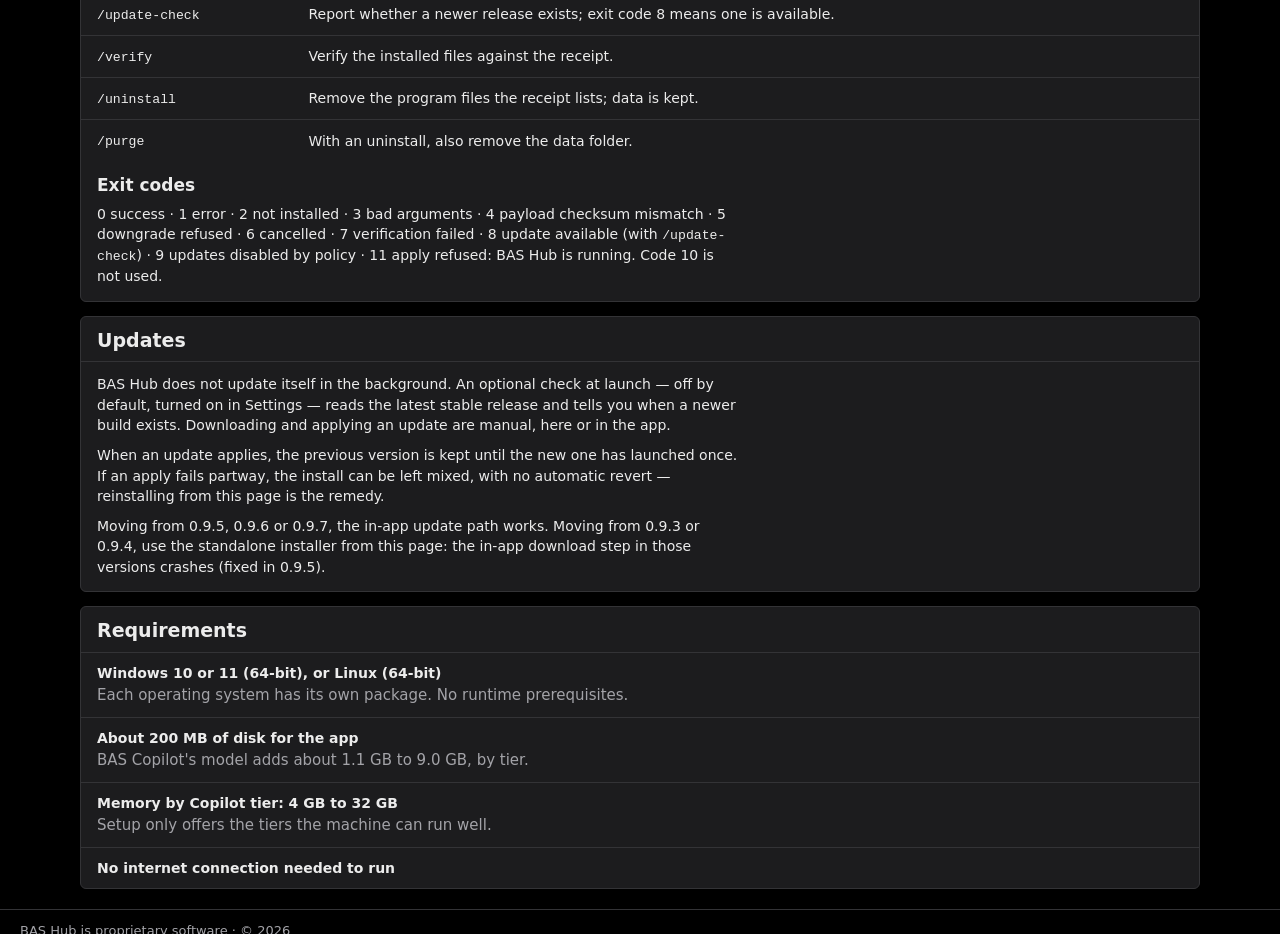
<file: download.html>
<!DOCTYPE html>
<html lang="en">
<head>
<meta charset="utf-8">
<meta name="viewport" content="width=device-width, initial-scale=1">
<title>Download — BAS Hub</title>
<meta name="description" content="Download BAS Hub 0.9.9 iteration 8 for Windows, Linux and Windows ARM64, with file sizes and SHA-256 hashes.">
<link rel="icon" href="favicon.ico" sizes="any">
<style>
  :root {
    --bg: #000; --panel: #1c1c1e; --panel-2: #232326; --line: #333336;
    --text: #ececec; --muted: #a3a3a8;
    --accent: #f47a20; --accent-ink: #120800;
    --amber: #f2b33d; --amber-bg: #241c0c;
    --red: #ff6b5e; --red-bg: #2a1311;
    --ok: #5fd27e; --ok-bg: #102116;
    --cand: #c9c9cf;
    --radius: 6px; --gap: 20px;
    font-family: "Segoe UI Variable Text", "Segoe UI", system-ui, -apple-system, Roboto, "Helvetica Neue", Arial, sans-serif;
    font-size: 16px; line-height: 1.45; color: var(--text); background: var(--bg);
  }
  * { box-sizing: border-box; }
  html, body { margin: 0; background: var(--bg); }
  a { color: inherit; }
  p, ul, h1, h2 { margin: 0; }
  :focus-visible { outline: 2px solid #fff; outline-offset: 3px; border-radius: 3px; }
  .vh { position: absolute; width: 1px; height: 1px; overflow: hidden; clip: rect(0 0 0 0); white-space: nowrap; }
  .skip { position: absolute; left: 16px; top: -60px; background: var(--text); color: #000; padding: 8px 12px; z-index: 10; font-weight: 700; }
  .skip:focus { top: 8px; }
  svg { flex: none; }

  /* Site bar = identity: the wordmark is the page's H1, stated once */
  header.site { display: flex; align-items: center; justify-content: space-between; gap: 12px 24px; flex-wrap: wrap;
    min-height: 72px; padding: 10px 32px; border-bottom: 1px solid var(--line); }
  .id { display: flex; align-items: baseline; gap: 6px 18px; flex-wrap: wrap; }
  h1 { font-size: 26px; line-height: 1.1; font-weight: 700; }
  h1 a { text-decoration: none; }
  .desc { font-size: 18px; }
  nav ul { list-style: none; padding: 0; display: flex; flex-wrap: wrap; gap: 4px; }
  nav a { display: block; padding: 8px 14px; border-radius: 4px; text-decoration: none; color: var(--muted); font-weight: 600; }
  nav a:hover { color: var(--text); background: var(--panel); }
  nav a[aria-current="page"] { color: var(--text); background: var(--panel-2); box-shadow: inset 0 -2px 0 var(--accent); }

  main { padding: 28px 32px 32px; display: grid; grid-template-columns: minmax(0, 1.2fr) minmax(0, 1fr); gap: var(--gap); align-items: start; max-width: 1920px; }

  .panel { background: var(--panel); border: 1px solid var(--line); border-radius: var(--radius); }
  .head { display: flex; align-items: baseline; justify-content: space-between; gap: 6px 16px; flex-wrap: wrap; padding: 16px 22px 14px; border-bottom: 1px solid var(--line); }
  h2 { font-size: 22px; line-height: 1.2; font-weight: 700; }
  .meta { color: var(--muted); font-size: 15px; }
  .meta b { color: var(--text); font-weight: 600; }
  code, .mono { font-family: "Cascadia Mono", Consolas, Menlo, monospace; font-size: .94em; }

  /* Release status band: sits between the heading and the buttons, so it is read before any download */
  .status { display: flex; gap: 12px; padding: 14px 22px; border-bottom: 1px solid var(--line); border-left: 4px solid; }
  .status svg { width: 20px; height: 20px; margin-top: 2px; }
  .status .lead { font-weight: 700; }
  .status .sub { color: var(--muted); font-size: 15px; margin-top: 4px; }
  .status.warn { background: var(--amber-bg); border-left-color: var(--amber); }
  .status.warn svg, .status.warn .lead { color: var(--amber); }
  .status.bad { background: var(--red-bg); border-left-color: var(--red); }
  .status.bad svg, .status.bad .lead { color: var(--red); }
  .status.good { background: var(--ok-bg); border-left-color: var(--ok); }
  .status.good svg, .status.good .lead { color: var(--ok); }
  .status.plain { background: var(--panel-2); border-left-color: var(--cand); }
  .checks { list-style: none; padding: 0; margin-top: 8px; display: grid; grid-template-columns: max-content 1fr; gap: 4px 20px; }
  .checks li { display: contents; }
  .checks .r { font-weight: 600; }

  table { width: 100%; border-collapse: collapse; }
  th { text-align: left; font-size: 13px; font-weight: 600; color: var(--muted); padding: 12px 22px 8px; border-bottom: 1px solid var(--line); }
  td { padding: 14px 22px; border-bottom: 1px solid var(--line); vertical-align: middle; }
  tbody tr:last-child td { border-bottom: 0; }
  .plat { font-weight: 700; font-size: 17px; white-space: nowrap; }
  .def { display: block; margin-top: 4px; font-weight: 400; font-size: 14px; color: var(--muted); }
  .st { display: inline-flex; align-items: center; gap: 8px; font-weight: 600; white-space: nowrap; }
  .st svg { width: 16px; height: 16px; }
  .st.ovr { color: var(--amber); }
  .st.bad { color: var(--red); }
  .st.good { color: var(--ok); }
  .st.cand { color: var(--cand); border: 1px dashed var(--cand); border-radius: 4px; padding: 1px 9px; }
  .st.none { color: var(--muted); font-weight: 400; }
  td.act { text-align: right; width: 1%; white-space: nowrap; }
  .btn { display: inline-flex; align-items: center; gap: 10px; padding: 10px 18px; border-radius: 4px; font-weight: 700;
    text-decoration: none; white-space: nowrap; border: 1px solid transparent; }
  .btn svg { width: 16px; height: 16px; }
  .btn.primary { background: var(--accent); color: var(--accent-ink); }
  .btn.primary:hover { background: #ff8c37; }
  .btn.secondary { background: var(--panel-2); color: var(--text); border-color: #55555a; }
  .btn.secondary:hover { border-color: var(--text); }
  .foot { padding: 12px 22px 14px; color: var(--muted); font-size: 15px; border-top: 1px solid var(--line); }
  .foot a { color: var(--text); }
  .empty { padding: 22px; }
  .empty p + p { margin-top: 6px; color: var(--muted); }

  /* Suite: one panel, one list, one application */
  .mods { list-style: none; padding: 0; }
  .mods li { padding: 14px 22px; border-bottom: 1px solid var(--line); }
  .mh { display: flex; align-items: baseline; gap: 12px; }
  .mod { font-weight: 700; font-size: 17px; }
  .ver { font-family: "Cascadia Mono", Consolas, Menlo, monospace; font-size: 15px; color: var(--muted); }
  .ver.none { font-family: inherit; }
  .scope { margin-top: 3px; }
  .policy { display: flex; gap: 10px; align-items: flex-start; padding: 14px 22px 16px; }
  .policy svg { width: 18px; height: 18px; margin-top: 3px; color: var(--text); }

  /* 1366x768 class screens */
  @media (max-width: 1600px) {
    :root { font-size: 14px; --gap: 14px; }
    header.site { min-height: 60px; padding: 8px 20px; }
    h1 { font-size: 22px; } .desc { font-size: 16px; }
    nav a { padding: 6px 11px; }
    main { padding: 18px 20px 20px; }
    h2 { font-size: 19px; }
    .head { padding: 12px 16px 10px; }
    .meta, .status .sub, .foot { font-size: 13px; }
    .status { padding: 11px 16px; }
    th { font-size: 12px; padding: 9px 16px 6px; }
    td { padding: 10px 16px; }
    .plat, .mod { font-size: 15px; } .def { font-size: 13px; } .ver { font-size: 13px; }
    .btn { padding: 8px 14px; }
    .foot { padding: 10px 16px 12px; }
    .mods li { padding: 10px 16px; }
    .policy { padding: 11px 16px 13px; }
  }
  /* Reflow (WCAG 1.4.10): single column, table rows become stacked blocks */
  @media (max-width: 900px) {
    header.site { padding: 10px 16px; }
    main { grid-template-columns: minmax(0, 1fr); padding: 14px 12px; }
    thead { position: absolute; width: 1px; height: 1px; overflow: hidden; clip: rect(0 0 0 0); }
    table, tbody, tr, td { display: block; width: auto; }
    tbody tr { padding: 12px 16px; border-bottom: 1px solid var(--line); }
    tbody tr:last-child { border-bottom: 0; }
    td { padding: 3px 0; border: 0; }
    td.act { text-align: left; padding-top: 8px; }
    .plat, .st { white-space: normal; }
  }

  /* Extensions for the pages beyond the home page: same tokens, same components.
     Added by the Section 5 build; the block above is the fix101 finals' CSS, verbatim. */
  main.single { grid-template-columns: minmax(0, 1fr); }
  /* Download files table: fixed layout with stated shares — auto layout
     starved the file column beside the nowrap button (measured 847/144/188
     in a 1,118px panel at 1920x1080, the table overflowing its panel). */
  table.dl { table-layout: fixed; }
  table.dl th:first-child, table.dl td:first-child { width: 26%; }
  table.dl th:last-child, table.dl td:last-child { width: 19%; }
  /* .plat is nowrap (finals' CSS, for the platform name); its .def child
     inherited that, so the one long def (Windows ARM64) painted across
     the row instead of wrapping — measured scrollW 825 in a 291px cell. */
  td.plat .def { white-space: normal; }
  main.single .panel, main.single .entry { max-width: 1120px; width: 100%; margin-inline: auto; }
  .stack { display: grid; gap: var(--gap); }
  footer.site { border-top: 1px solid var(--line); padding: 14px 32px 18px; color: var(--muted); font-size: 15px; max-width: 1920px; }
  .body { padding: 16px 22px 18px; }
  .body p + p { margin-top: 10px; }
  .body p.lede { font-size: 17px; }
  h3.sub { font-size: 17px; font-weight: 700; margin: 20px 0 6px; }
  .body h3.sub:first-child { margin-top: 0; }
  ul.list { list-style: none; padding: 0; }
  ul.list li { padding: 10px 22px; border-bottom: 1px solid var(--line); }
  ul.list li:last-child { border-bottom: 0; }
  ul.list .t { font-weight: 700; }
  ul.list .d { display: block; margin-top: 2px; color: var(--muted); font-size: 15px; }
  .faq { list-style: none; padding: 0; }
  .faq li { padding: 14px 22px; border-bottom: 1px solid var(--line); }
  .faq li:last-child { border-bottom: 0; }
  .faq .q { font-weight: 700; font-size: 17px; }
  .faq .a { margin-top: 4px; }
  .faq .a p + p { margin-top: 8px; }
  .file { display: block; font-weight: 400; font-size: 14px; color: var(--muted); margin-top: 4px; }
  .file code { color: var(--text); word-break: break-all; }
  .hash { display: block; font-size: 13px; color: var(--muted); margin-top: 2px; word-break: break-all; }
  .entry { background: var(--panel); border: 1px solid var(--line); border-radius: var(--radius); }
  .entry .head h3 { font-size: 20px; line-height: 1.2; font-weight: 700; margin: 0; }
  .entry .title { padding: 14px 22px 0; font-size: 17px; font-weight: 600; }
  .entry .body { font-size: 15.5px; }
  .entry ul.bl { margin: 10px 0 0; padding-left: 20px; }
  .entry ul.bl li { margin-top: 6px; }
  .entry .status { border-bottom: 0; border-top: 1px solid var(--line); margin-top: 14px; }
  .entry .status p { font-size: 15px; }
  .banner { padding: 12px 22px; background: var(--panel-2); border-bottom: 1px solid var(--line); border-left: 4px solid var(--cand); font-size: 15px; }
  form.f { padding: 16px 22px 18px; display: grid; gap: 14px; }
  form.f label { display: grid; gap: 6px; font-weight: 600; font-size: 15px; }
  form.f input[type="text"], form.f textarea, form.f select {
    background: var(--panel-2); color: var(--text); border: 1px solid #8a8a90; border-radius: 4px;
    padding: 9px 12px; font: inherit; font-weight: 400; width: 100%; }
  form.f textarea { min-height: 110px; resize: vertical; }
  form.f .row { display: flex; gap: 12px; align-items: center; flex-wrap: wrap; }
  form.f .hint { color: var(--muted); font-size: 14px; font-weight: 400; }
  button.btn { font: inherit; cursor: pointer; }
  .doors { display: flex; gap: 12px; flex-wrap: wrap; padding: 16px 22px 18px; }
  td .rowbtn { text-align: right; }
  .catgroup td { background: var(--panel-2); font-weight: 700; font-size: 15px; padding-top: 10px; padding-bottom: 10px; }
  ul.mods.hub li { display: flex; align-items: center; justify-content: space-between; gap: 16px; }
  ul.mods.hub .open { flex: none; }
  body { display: flex; flex-direction: column; min-height: 100vh; }
  main { flex: 1 0 auto; width: 100%; margin-inline: auto; }
  .body p, .faq .a p { max-width: 72ch; }
  main.single .panel.narrow { max-width: 560px; }
  .files { list-style: none; padding: 0; }
  .files li { padding: 10px 22px; border-bottom: 1px solid var(--line); display: flex; justify-content: space-between; align-items: baseline; gap: 8px 24px; flex-wrap: wrap; }
  .files li:last-child { border-bottom: 0; }
  .files .fl { font-weight: 600; }
  .files .fm { color: var(--muted); font-size: 14px; }
  .files .fh { display: block; color: var(--muted); font-size: 13px; word-break: break-all; }
  .entry .status ul { margin: 8px 0 0; padding-left: 20px; }
  .entry .status li { margin-top: 6px; font-size: 15px; }
  .entry .status li:first-child { margin-top: 0; }
  .toc { list-style: none; padding: 0; }
  .toc li { padding: 9px 22px; border-bottom: 1px solid var(--line); display: flex; justify-content: space-between; gap: 16px; flex-wrap: wrap; }
  .toc li:last-child { border-bottom: 0; }
  .toc a { font-weight: 600; text-decoration: none; }
  .toc a:hover { text-decoration: underline; }
  .toc .d { color: var(--muted); font-size: 14px; }
  .fam { font-weight: 700; font-size: 15px; }
  @media (max-width: 900px) {
    .proofcell::before { content: "Proof: "; font-weight: 600; color: var(--muted); }
  }
  @media (max-width: 1600px) {
    footer.site { padding: 12px 20px 14px; font-size: 13px; }
    .body { padding: 12px 16px 14px; }
    ul.list li, .faq li { padding: 10px 16px; }
    .entry .title { padding: 10px 16px 0; }
    .banner { padding: 10px 16px; }
    form.f { padding: 12px 16px 14px; }
    .doors { padding: 12px 16px 14px; }
  }
  @media (max-width: 900px) {
    footer.site { padding: 12px 16px; }
  }
</style>
</head>
<body>
<a class="skip" href="#main">Skip to main content</a>

<header class="site">
  <div class="id">
    <h1><a href="index.html">BAS Hub</a></h1>
    <p class="desc">Desktop suite for building-automation field work</p>
  </div>
  <nav aria-label="Site">
    <ul>
      <li><a href="index.html">Home</a></li>
      <li><a href="modules.html">Modules</a></li>
      <li><a href="download.html" aria-current="page">Download</a></li>
      <li><a href="releases.html">Releases</a></li>
      <li><a href="support.html">Support</a></li>
    </ul>
  </nav>
</header>

<main class="single" id="main">
 <div class="stack">
  <section class="panel" aria-labelledby="dl-h">
    <div class="head">
      <h2 id="dl-h">Download 0.9.9 iteration 9</h2>
      <span class="meta">Published <b>2026-11-22</b> · tag <code>v0.9.9-iter9</code></span>
    </div>
    <div class="status warn" role="note">
      <svg viewBox="0 0 16 16" fill="none" stroke="currentColor" stroke-width="1.8" aria-hidden="true"><path d="M8 1.8 15 14H1z"/><path d="M8 6.2v3.6M8 11.6v.1"/></svg>
      <div>
        <p class="lead">This build has not been installed or driven on a physical Windows laptop</p>
        <p class="sub">Its <a href="releases.html">release notes</a> name the outstanding proofs. The Linux installer has been run and its installed files verified in testing. Every file below carries its size and SHA-256, so you can confirm a download arrived complete. The release’s update manifest (bottom row) carries the same figures, with its signature embedded in the manifest itself. When an update is applied, the app’s updater checks that signature against its pinned key. The signature check is the updater’s own — there is no separate signature file to download.</p>
      </div>
    </div>
    <table class="dl">
      <thead><tr><th scope="col">Package</th><th scope="col">Status and file</th><th scope="col"><span class="vh">Download</span></th></tr></thead>
      <tbody>
        <tr id="windows">
          <td class="plat">Windows<span class="def">Windows 10 or 11, 64-bit</span></td>
          <td><span class="st">Released</span><span class="file"><code>BAS-Hub-Setup-Windows-x64.exe</code> · 175,108,019 bytes (175.1 MB)</span><span class="hash">SHA-256 <code>93a88e9299bcb4e78b2019e71d7394c33994ab1768a40ce1c89d4cb4eb2c77b6</code></span></td>
          <td class="act"><a class="btn primary" href="https://github.com/JacobHamrac/bas-hub-releases/releases/download/v0.9.9-iter9/BAS-Hub-Setup-Windows-x64.exe" aria-label="Download Windows installer, 0.9.9 iteration 9">Download<svg viewBox="0 0 16 16" fill="none" stroke="currentColor" stroke-width="2" aria-hidden="true"><path d="M2 8h11M9 4l4 4-4 4"/></svg></a></td>
        </tr>
        <tr id="linux">
          <td class="plat">Linux<span class="def">Linux, 64-bit</span></td>
          <td><span class="st">Released</span><span class="file"><code>BAS-Hub-Setup-Linux-x64</code> · 175,934,008 bytes (175.9 MB)</span><span class="hash">SHA-256 <code>0e25087a0be16cd139f551e51c504962cf5c6225320ef7b878c902df5b55d2dd</code></span></td>
          <td class="act"><a class="btn primary" href="https://github.com/JacobHamrac/bas-hub-releases/releases/download/v0.9.9-iter9/BAS-Hub-Setup-Linux-x64" aria-label="Download Linux installer, 0.9.9 iteration 9">Download<svg viewBox="0 0 16 16" fill="none" stroke="currentColor" stroke-width="2" aria-hidden="true"><path d="M2 8h11M9 4l4 4-4 4"/></svg></a></td>
        </tr>
        <tr id="windows-arm64">
          <td class="plat">Windows ARM64<span class="def">Not verified on ARM64 hardware. On an ARM64 PC, the Windows x64 package under emulation is the better-tested choice.</span></td>
          <td><span class="st cand">Candidate</span><span class="file"><code>BAS-Hub-Setup-Windows-ARM64.exe</code> · 172,421,061 bytes (172.4 MB)</span><span class="hash">SHA-256 <code>e51f98f614f71d415474e632162b0d618ce1553c81ebfec2be87c4dc3cc97b0f</code></span></td>
          <td class="act"><a class="btn secondary" href="https://github.com/JacobHamrac/bas-hub-releases/releases/download/v0.9.9-iter9/BAS-Hub-Setup-Windows-ARM64.exe" aria-label="Download Windows ARM64 installer, 0.9.9 iteration 9">Download<svg viewBox="0 0 16 16" fill="none" stroke="currentColor" stroke-width="2" aria-hidden="true"><path d="M2 8h11M9 4l4 4-4 4"/></svg></a></td>
        </tr>
        <tr class="catgroup"><td colspan="3">Also in this release</td></tr>
        <tr>
          <td class="plat">User Guide (PDF)</td>
          <td><span class="file"><code>BAS-Hub-User-Guide-0.9.9.pdf</code> · 2,670,404 bytes (2.7 MB)</span><span class="hash">SHA-256 <code>80cb6ad5f6b2074c73062b44c780f9ffdf4fa8b69a09971657df648c700d5e08</code></span></td>
          <td class="act"><a class="btn secondary" href="https://github.com/JacobHamrac/bas-hub-releases/releases/download/v0.9.9-iter9/BAS-Hub-User-Guide-0.9.9.pdf" aria-label="Download User Guide (PDF), 0.9.9 iteration 9">Download<svg viewBox="0 0 16 16" fill="none" stroke="currentColor" stroke-width="2" aria-hidden="true"><path d="M2 8h11M9 4l4 4-4 4"/></svg></a></td>
        </tr>
        <tr>
          <td class="plat">SBOM (JSON)</td>
          <td><span class="file"><code>SBOM.json</code> · 17,287 bytes (17 KB)</span><span class="hash">SHA-256 <code>93a8cdd66231060daad05425bde64ab71d87293d6fdbd5e4816ca82b8b58531f</code></span></td>
          <td class="act"><a class="btn secondary" href="https://github.com/JacobHamrac/bas-hub-releases/releases/download/v0.9.9-iter9/SBOM.json" aria-label="Download SBOM (JSON), 0.9.9 iteration 9">Download<svg viewBox="0 0 16 16" fill="none" stroke="currentColor" stroke-width="2" aria-hidden="true"><path d="M2 8h11M9 4l4 4-4 4"/></svg></a></td>
        </tr>
        <tr>
          <td class="plat">Update manifest (JSON)</td>
          <td><span class="file"><code>update-manifest.json</code> · 7,624 bytes (8 KB)</span><span class="hash">SHA-256 <code>d57f5dc246c6413dbfec01fbc4b0004c711093cf135f16fa71b35f73aaaa09eb</code></span></td>
          <td class="act"><a class="btn secondary" href="https://github.com/JacobHamrac/bas-hub-releases/releases/download/v0.9.9-iter9/update-manifest.json" aria-label="Download Update manifest (JSON), 0.9.9 iteration 9">Download<svg viewBox="0 0 16 16" fill="none" stroke="currentColor" stroke-width="2" aria-hidden="true"><path d="M2 8h11M9 4l4 4-4 4"/></svg></a></td>
        </tr>
      </tbody>
    </table>
  </section>

  <section class="panel" aria-labelledby="inst-h">
    <div class="head"><h2 id="inst-h">Install</h2></div>
    <div class="body">
      <p>Run the installer for your platform. It installs per user, in a location you choose, and needs no administrator rights. The one exception: packet capture in Network+ uses the Npcap driver — if you choose it, Npcap's own signed installer runs and prompts for elevation.</p>
      <p>An install is staged and committed as one move: a failed or cancelled install leaves the previous state untouched. Every install writes a receipt, <code>install.json</code>, into the install folder — every installed file with its SHA-256, the modules chosen, and the Copilot tier if one was installed.</p>
      <p>Your data lives in <code>%LOCALAPPDATA%\BAS Hub\data</code> on Windows (the matching per-user data folder on Linux) and is never removed by updating or uninstalling. Uninstalling removes the program files the receipt lists and reports the result: if some files cannot be removed, they stay on disk and the result says so. Adding <code>/purge</code> to an uninstall removes the data folder as well.</p>
    </div>
  </section>

  <section class="panel" aria-labelledby="sil-h">
    <div class="head"><h2 id="sil-h">Silent install and scripting</h2></div>
    <div class="body">
      <p>Setup accepts command-line switches for scripted deployment. A silent install with no module switches installs the same set as the interactive default — every module, BAS Copilot included, with the model tier this computer can run. Naming modules in <code>/modules=</code> narrows the set, and a Copilot model downloads only when <code>/ai</code> is given.</p>
    </div>
    <table>
      <thead><tr><th scope="col">Switch</th><th scope="col">What it does</th></tr></thead>
      <tbody>
        <tr><td><code>/silent</code></td><td>Install without the interactive wizard. Terms are accepted with <code>/accept-terms</code>.</td></tr>
        <tr><td><code>/modules=&lt;list&gt;</code></td><td>Comma-separated module ids to install.</td></tr>
        <tr><td><code>/ai=auto</code> or <code>/ai=&lt;tier&gt;</code></td><td>Download and install a Copilot model tier: <code>helper</code>, <code>standard</code>, <code>solid</code> or <code>workshop</code>. Without it, no model is downloaded.</td></tr>
        <tr><td><code>/npcap</code></td><td>Include the Npcap packet-capture driver step.</td></tr>
        <tr><td><code>/target=&lt;path&gt;</code></td><td>Install location.</td></tr>
        <tr><td><code>/update-check</code></td><td>Report whether a newer release exists; exit code 8 means one is available.</td></tr>
        <tr><td><code>/verify</code></td><td>Verify the installed files against the receipt.</td></tr>
        <tr><td><code>/uninstall</code></td><td>Remove the program files the receipt lists; data is kept.</td></tr>
        <tr><td><code>/purge</code></td><td>With an uninstall, also remove the data folder.</td></tr>
      </tbody>
    </table>
    <div class="body">
      <h3 class="sub">Exit codes</h3>
      <p>0 success · 1 error · 2 not installed · 3 bad arguments · 4 payload checksum mismatch · 5 downgrade refused · 6 cancelled · 7 verification failed · 8 update available (with <code>/update-check</code>) · 9 updates disabled by policy · 11 apply refused: BAS Hub is running. Code 10 is not used.</p>
    </div>
  </section>

  <section class="panel" aria-labelledby="upd-h">
    <div class="head"><h2 id="upd-h">Updates</h2></div>
    <div class="body">
      <p>BAS Hub does not update itself in the background. An optional check at launch — off by default, turned on in Settings — reads the latest stable release and tells you when a newer build exists. Downloading and applying an update are manual, here or in the app.</p>
      <p>When an update applies, the previous version is kept until the new one has launched once. If an apply fails partway, the install can be left mixed, with no automatic revert — reinstalling from this page is the remedy.</p>
      <p>Moving from 0.9.5, 0.9.6 or 0.9.7, the in-app update path works. Moving from 0.9.3 or 0.9.4, use the standalone installer from this page: the in-app download step in those versions crashes (fixed in 0.9.5).</p>
    </div>
  </section>

  <section class="panel" aria-labelledby="req-h">
    <div class="head"><h2 id="req-h">Requirements</h2></div>
    <ul class="list">
      <li><span class="t">Windows 10 or 11 (64-bit), or Linux (64-bit)</span><span class="d">Each operating system has its own package. No runtime prerequisites.</span></li>
      <li><span class="t">About 200 MB of disk for the app</span><span class="d">BAS Copilot's model adds about 1.1 GB to 9.0 GB, by tier.</span></li>
      <li><span class="t">Memory by Copilot tier: 4 GB to 32 GB</span><span class="d">Setup only offers the tiers the machine can run well.</span></li>
      <li><span class="t">No internet connection needed to run</span></li>
    </ul>
  </section>
 </div>
</main>

<footer class="site">BAS Hub is proprietary software · © 2026</footer>
</body>
</html>
</file>
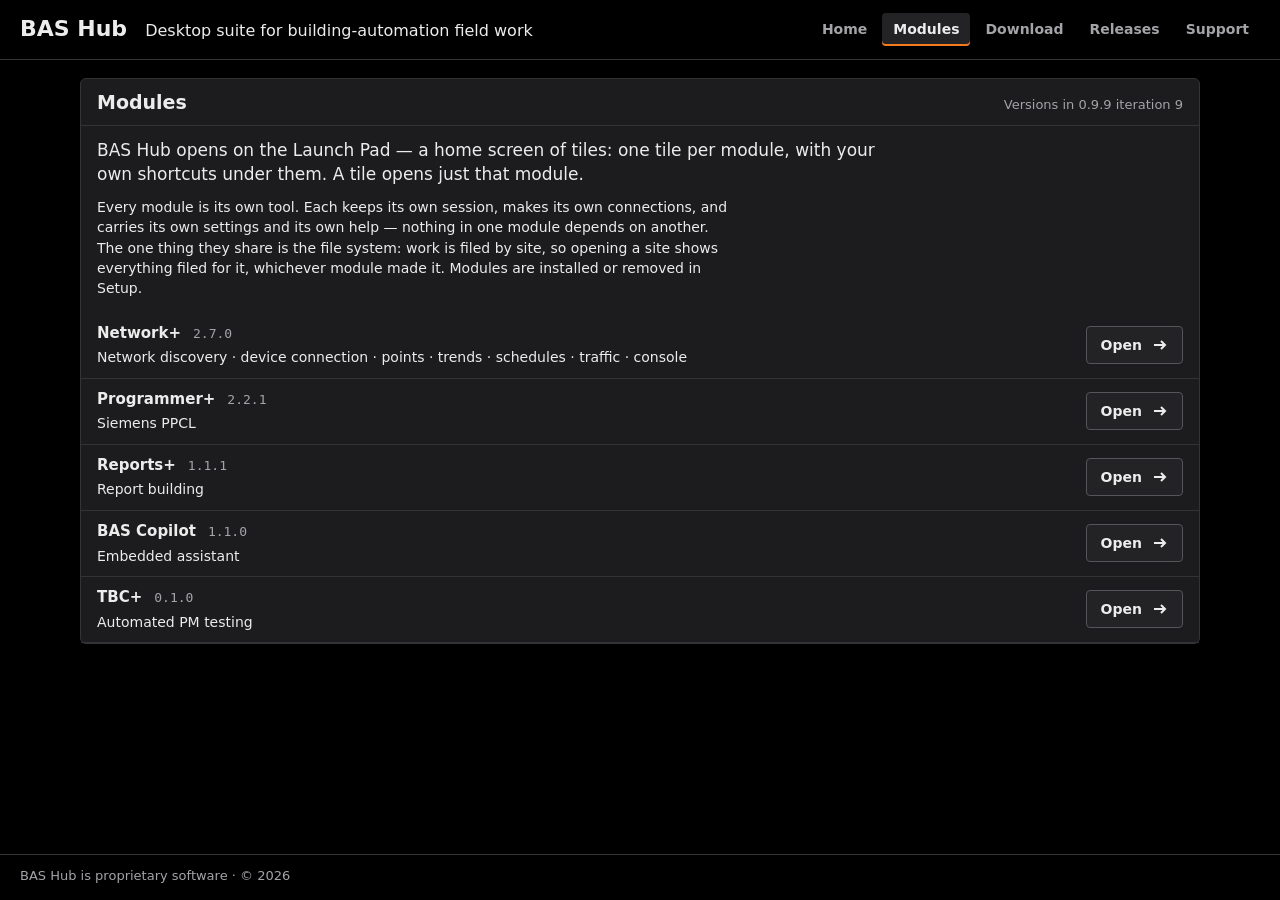
<file: modules.html>
<!DOCTYPE html>
<html lang="en">
<head>
<meta charset="utf-8">
<meta name="viewport" content="width=device-width, initial-scale=1">
<title>Modules — BAS Hub</title>
<meta name="description" content="The five BAS Hub modules: Network+, Programmer+, Reports+, BAS Copilot and TBC+.">
<link rel="icon" href="favicon.ico" sizes="any">
<style>
  :root {
    --bg: #000; --panel: #1c1c1e; --panel-2: #232326; --line: #333336;
    --text: #ececec; --muted: #a3a3a8;
    --accent: #f47a20; --accent-ink: #120800;
    --amber: #f2b33d; --amber-bg: #241c0c;
    --red: #ff6b5e; --red-bg: #2a1311;
    --ok: #5fd27e; --ok-bg: #102116;
    --cand: #c9c9cf;
    --radius: 6px; --gap: 20px;
    font-family: "Segoe UI Variable Text", "Segoe UI", system-ui, -apple-system, Roboto, "Helvetica Neue", Arial, sans-serif;
    font-size: 16px; line-height: 1.45; color: var(--text); background: var(--bg);
  }
  * { box-sizing: border-box; }
  html, body { margin: 0; background: var(--bg); }
  a { color: inherit; }
  p, ul, h1, h2 { margin: 0; }
  :focus-visible { outline: 2px solid #fff; outline-offset: 3px; border-radius: 3px; }
  .vh { position: absolute; width: 1px; height: 1px; overflow: hidden; clip: rect(0 0 0 0); white-space: nowrap; }
  .skip { position: absolute; left: 16px; top: -60px; background: var(--text); color: #000; padding: 8px 12px; z-index: 10; font-weight: 700; }
  .skip:focus { top: 8px; }
  svg { flex: none; }

  /* Site bar = identity: the wordmark is the page's H1, stated once */
  header.site { display: flex; align-items: center; justify-content: space-between; gap: 12px 24px; flex-wrap: wrap;
    min-height: 72px; padding: 10px 32px; border-bottom: 1px solid var(--line); }
  .id { display: flex; align-items: baseline; gap: 6px 18px; flex-wrap: wrap; }
  h1 { font-size: 26px; line-height: 1.1; font-weight: 700; }
  h1 a { text-decoration: none; }
  .desc { font-size: 18px; }
  nav ul { list-style: none; padding: 0; display: flex; flex-wrap: wrap; gap: 4px; }
  nav a { display: block; padding: 8px 14px; border-radius: 4px; text-decoration: none; color: var(--muted); font-weight: 600; }
  nav a:hover { color: var(--text); background: var(--panel); }
  nav a[aria-current="page"] { color: var(--text); background: var(--panel-2); box-shadow: inset 0 -2px 0 var(--accent); }

  main { padding: 28px 32px 32px; display: grid; grid-template-columns: minmax(0, 1.2fr) minmax(0, 1fr); gap: var(--gap); align-items: start; max-width: 1920px; }

  .panel { background: var(--panel); border: 1px solid var(--line); border-radius: var(--radius); }
  .head { display: flex; align-items: baseline; justify-content: space-between; gap: 6px 16px; flex-wrap: wrap; padding: 16px 22px 14px; border-bottom: 1px solid var(--line); }
  h2 { font-size: 22px; line-height: 1.2; font-weight: 700; }
  .meta { color: var(--muted); font-size: 15px; }
  .meta b { color: var(--text); font-weight: 600; }
  code, .mono { font-family: "Cascadia Mono", Consolas, Menlo, monospace; font-size: .94em; }

  /* Release status band: sits between the heading and the buttons, so it is read before any download */
  .status { display: flex; gap: 12px; padding: 14px 22px; border-bottom: 1px solid var(--line); border-left: 4px solid; }
  .status svg { width: 20px; height: 20px; margin-top: 2px; }
  .status .lead { font-weight: 700; }
  .status .sub { color: var(--muted); font-size: 15px; margin-top: 4px; }
  .status.warn { background: var(--amber-bg); border-left-color: var(--amber); }
  .status.warn svg, .status.warn .lead { color: var(--amber); }
  .status.bad { background: var(--red-bg); border-left-color: var(--red); }
  .status.bad svg, .status.bad .lead { color: var(--red); }
  .status.good { background: var(--ok-bg); border-left-color: var(--ok); }
  .status.good svg, .status.good .lead { color: var(--ok); }
  .status.plain { background: var(--panel-2); border-left-color: var(--cand); }
  .checks { list-style: none; padding: 0; margin-top: 8px; display: grid; grid-template-columns: max-content 1fr; gap: 4px 20px; }
  .checks li { display: contents; }
  .checks .r { font-weight: 600; }

  table { width: 100%; border-collapse: collapse; }
  th { text-align: left; font-size: 13px; font-weight: 600; color: var(--muted); padding: 12px 22px 8px; border-bottom: 1px solid var(--line); }
  td { padding: 14px 22px; border-bottom: 1px solid var(--line); vertical-align: middle; }
  tbody tr:last-child td { border-bottom: 0; }
  .plat { font-weight: 700; font-size: 17px; white-space: nowrap; }
  .def { display: block; margin-top: 4px; font-weight: 400; font-size: 14px; color: var(--muted); }
  .st { display: inline-flex; align-items: center; gap: 8px; font-weight: 600; white-space: nowrap; }
  .st svg { width: 16px; height: 16px; }
  .st.ovr { color: var(--amber); }
  .st.bad { color: var(--red); }
  .st.good { color: var(--ok); }
  .st.cand { color: var(--cand); border: 1px dashed var(--cand); border-radius: 4px; padding: 1px 9px; }
  .st.none { color: var(--muted); font-weight: 400; }
  td.act { text-align: right; width: 1%; white-space: nowrap; }
  .btn { display: inline-flex; align-items: center; gap: 10px; padding: 10px 18px; border-radius: 4px; font-weight: 700;
    text-decoration: none; white-space: nowrap; border: 1px solid transparent; }
  .btn svg { width: 16px; height: 16px; }
  .btn.primary { background: var(--accent); color: var(--accent-ink); }
  .btn.primary:hover { background: #ff8c37; }
  .btn.secondary { background: var(--panel-2); color: var(--text); border-color: #55555a; }
  .btn.secondary:hover { border-color: var(--text); }
  .foot { padding: 12px 22px 14px; color: var(--muted); font-size: 15px; border-top: 1px solid var(--line); }
  .foot a { color: var(--text); }
  .empty { padding: 22px; }
  .empty p + p { margin-top: 6px; color: var(--muted); }

  /* Suite: one panel, one list, one application */
  .mods { list-style: none; padding: 0; }
  .mods li { padding: 14px 22px; border-bottom: 1px solid var(--line); }
  .mh { display: flex; align-items: baseline; gap: 12px; }
  .mod { font-weight: 700; font-size: 17px; }
  .ver { font-family: "Cascadia Mono", Consolas, Menlo, monospace; font-size: 15px; color: var(--muted); }
  .ver.none { font-family: inherit; }
  .scope { margin-top: 3px; }
  .policy { display: flex; gap: 10px; align-items: flex-start; padding: 14px 22px 16px; }
  .policy svg { width: 18px; height: 18px; margin-top: 3px; color: var(--text); }

  /* 1366x768 class screens */
  @media (max-width: 1600px) {
    :root { font-size: 14px; --gap: 14px; }
    header.site { min-height: 60px; padding: 8px 20px; }
    h1 { font-size: 22px; } .desc { font-size: 16px; }
    nav a { padding: 6px 11px; }
    main { padding: 18px 20px 20px; }
    h2 { font-size: 19px; }
    .head { padding: 12px 16px 10px; }
    .meta, .status .sub, .foot { font-size: 13px; }
    .status { padding: 11px 16px; }
    th { font-size: 12px; padding: 9px 16px 6px; }
    td { padding: 10px 16px; }
    .plat, .mod { font-size: 15px; } .def { font-size: 13px; } .ver { font-size: 13px; }
    .btn { padding: 8px 14px; }
    .foot { padding: 10px 16px 12px; }
    .mods li { padding: 10px 16px; }
    .policy { padding: 11px 16px 13px; }
  }
  /* Reflow (WCAG 1.4.10): single column, table rows become stacked blocks */
  @media (max-width: 900px) {
    header.site { padding: 10px 16px; }
    main { grid-template-columns: minmax(0, 1fr); padding: 14px 12px; }
    thead { position: absolute; width: 1px; height: 1px; overflow: hidden; clip: rect(0 0 0 0); }
    table, tbody, tr, td { display: block; width: auto; }
    tbody tr { padding: 12px 16px; border-bottom: 1px solid var(--line); }
    tbody tr:last-child { border-bottom: 0; }
    td { padding: 3px 0; border: 0; }
    td.act { text-align: left; padding-top: 8px; }
    .plat, .st { white-space: normal; }
  }

  /* Extensions for the pages beyond the home page: same tokens, same components.
     Added by the Section 5 build; the block above is the fix101 finals' CSS, verbatim. */
  main.single { grid-template-columns: minmax(0, 1fr); }
  /* Download files table: fixed layout with stated shares — auto layout
     starved the file column beside the nowrap button (measured 847/144/188
     in a 1,118px panel at 1920x1080, the table overflowing its panel). */
  table.dl { table-layout: fixed; }
  table.dl th:first-child, table.dl td:first-child { width: 26%; }
  table.dl th:last-child, table.dl td:last-child { width: 19%; }
  /* .plat is nowrap (finals' CSS, for the platform name); its .def child
     inherited that, so the one long def (Windows ARM64) painted across
     the row instead of wrapping — measured scrollW 825 in a 291px cell. */
  td.plat .def { white-space: normal; }
  main.single .panel, main.single .entry { max-width: 1120px; width: 100%; margin-inline: auto; }
  .stack { display: grid; gap: var(--gap); }
  footer.site { border-top: 1px solid var(--line); padding: 14px 32px 18px; color: var(--muted); font-size: 15px; max-width: 1920px; }
  .body { padding: 16px 22px 18px; }
  .body p + p { margin-top: 10px; }
  .body p.lede { font-size: 17px; }
  h3.sub { font-size: 17px; font-weight: 700; margin: 20px 0 6px; }
  .body h3.sub:first-child { margin-top: 0; }
  ul.list { list-style: none; padding: 0; }
  ul.list li { padding: 10px 22px; border-bottom: 1px solid var(--line); }
  ul.list li:last-child { border-bottom: 0; }
  ul.list .t { font-weight: 700; }
  ul.list .d { display: block; margin-top: 2px; color: var(--muted); font-size: 15px; }
  .faq { list-style: none; padding: 0; }
  .faq li { padding: 14px 22px; border-bottom: 1px solid var(--line); }
  .faq li:last-child { border-bottom: 0; }
  .faq .q { font-weight: 700; font-size: 17px; }
  .faq .a { margin-top: 4px; }
  .faq .a p + p { margin-top: 8px; }
  .file { display: block; font-weight: 400; font-size: 14px; color: var(--muted); margin-top: 4px; }
  .file code { color: var(--text); word-break: break-all; }
  .hash { display: block; font-size: 13px; color: var(--muted); margin-top: 2px; word-break: break-all; }
  .entry { background: var(--panel); border: 1px solid var(--line); border-radius: var(--radius); }
  .entry .head h3 { font-size: 20px; line-height: 1.2; font-weight: 700; margin: 0; }
  .entry .title { padding: 14px 22px 0; font-size: 17px; font-weight: 600; }
  .entry .body { font-size: 15.5px; }
  .entry ul.bl { margin: 10px 0 0; padding-left: 20px; }
  .entry ul.bl li { margin-top: 6px; }
  .entry .status { border-bottom: 0; border-top: 1px solid var(--line); margin-top: 14px; }
  .entry .status p { font-size: 15px; }
  .banner { padding: 12px 22px; background: var(--panel-2); border-bottom: 1px solid var(--line); border-left: 4px solid var(--cand); font-size: 15px; }
  form.f { padding: 16px 22px 18px; display: grid; gap: 14px; }
  form.f label { display: grid; gap: 6px; font-weight: 600; font-size: 15px; }
  form.f input[type="text"], form.f textarea, form.f select {
    background: var(--panel-2); color: var(--text); border: 1px solid #8a8a90; border-radius: 4px;
    padding: 9px 12px; font: inherit; font-weight: 400; width: 100%; }
  form.f textarea { min-height: 110px; resize: vertical; }
  form.f .row { display: flex; gap: 12px; align-items: center; flex-wrap: wrap; }
  form.f .hint { color: var(--muted); font-size: 14px; font-weight: 400; }
  button.btn { font: inherit; cursor: pointer; }
  .doors { display: flex; gap: 12px; flex-wrap: wrap; padding: 16px 22px 18px; }
  td .rowbtn { text-align: right; }
  .catgroup td { background: var(--panel-2); font-weight: 700; font-size: 15px; padding-top: 10px; padding-bottom: 10px; }
  ul.mods.hub li { display: flex; align-items: center; justify-content: space-between; gap: 16px; }
  ul.mods.hub .open { flex: none; }
  body { display: flex; flex-direction: column; min-height: 100vh; }
  main { flex: 1 0 auto; width: 100%; margin-inline: auto; }
  .body p, .faq .a p { max-width: 72ch; }
  main.single .panel.narrow { max-width: 560px; }
  .files { list-style: none; padding: 0; }
  .files li { padding: 10px 22px; border-bottom: 1px solid var(--line); display: flex; justify-content: space-between; align-items: baseline; gap: 8px 24px; flex-wrap: wrap; }
  .files li:last-child { border-bottom: 0; }
  .files .fl { font-weight: 600; }
  .files .fm { color: var(--muted); font-size: 14px; }
  .files .fh { display: block; color: var(--muted); font-size: 13px; word-break: break-all; }
  .entry .status ul { margin: 8px 0 0; padding-left: 20px; }
  .entry .status li { margin-top: 6px; font-size: 15px; }
  .entry .status li:first-child { margin-top: 0; }
  .toc { list-style: none; padding: 0; }
  .toc li { padding: 9px 22px; border-bottom: 1px solid var(--line); display: flex; justify-content: space-between; gap: 16px; flex-wrap: wrap; }
  .toc li:last-child { border-bottom: 0; }
  .toc a { font-weight: 600; text-decoration: none; }
  .toc a:hover { text-decoration: underline; }
  .toc .d { color: var(--muted); font-size: 14px; }
  .fam { font-weight: 700; font-size: 15px; }
  @media (max-width: 900px) {
    .proofcell::before { content: "Proof: "; font-weight: 600; color: var(--muted); }
  }
  @media (max-width: 1600px) {
    footer.site { padding: 12px 20px 14px; font-size: 13px; }
    .body { padding: 12px 16px 14px; }
    ul.list li, .faq li { padding: 10px 16px; }
    .entry .title { padding: 10px 16px 0; }
    .banner { padding: 10px 16px; }
    form.f { padding: 12px 16px 14px; }
    .doors { padding: 12px 16px 14px; }
  }
  @media (max-width: 900px) {
    footer.site { padding: 12px 16px; }
  }
</style>
</head>
<body>
<a class="skip" href="#main">Skip to main content</a>

<header class="site">
  <div class="id">
    <h1><a href="index.html">BAS Hub</a></h1>
    <p class="desc">Desktop suite for building-automation field work</p>
  </div>
  <nav aria-label="Site">
    <ul>
      <li><a href="index.html">Home</a></li>
      <li><a href="modules.html" aria-current="page">Modules</a></li>
      <li><a href="download.html">Download</a></li>
      <li><a href="releases.html">Releases</a></li>
      <li><a href="support.html">Support</a></li>
    </ul>
  </nav>
</header>

<main class="single" id="main">
 <div class="stack">
  <section class="panel" aria-labelledby="hub-h">
    <div class="head">
      <h2 id="hub-h">Modules</h2>
      <span class="meta">Versions in 0.9.9 iteration 9</span>
    </div>
    <div class="body">
      <p class="lede">BAS Hub opens on the Launch Pad — a home screen of tiles: one tile per module, with your own shortcuts under them. A tile opens just that module.</p>
      <p>Every module is its own tool. Each keeps its own session, makes its own connections, and carries its own settings and its own help — nothing in one module depends on another. The one thing they share is the file system: work is filed by site, so opening a site shows everything filed for it, whichever module made it. Modules are installed or removed in Setup.</p>
    </div>
    <ul class="mods hub">
      <li><div><div class="mh"><span class="mod">Network+</span><span class="ver">2.7.0</span></div><p class="scope">Network discovery · device connection · points · trends · schedules · traffic · console</p></div><span class="open"><a class="btn secondary" href="network-plus.html">Open<span class="vh"> Network+ module page</span><svg viewBox="0 0 16 16" fill="none" stroke="currentColor" stroke-width="2" aria-hidden="true"><path d="M2 8h11M9 4l4 4-4 4"/></svg></a></span></li>
      <li><div><div class="mh"><span class="mod">Programmer+</span><span class="ver">2.2.1</span></div><p class="scope">Siemens PPCL</p></div><span class="open"><a class="btn secondary" href="programmer-plus.html">Open<span class="vh"> Programmer+ module page</span><svg viewBox="0 0 16 16" fill="none" stroke="currentColor" stroke-width="2" aria-hidden="true"><path d="M2 8h11M9 4l4 4-4 4"/></svg></a></span></li>
      <li><div><div class="mh"><span class="mod">Reports+</span><span class="ver">1.1.1</span></div><p class="scope">Report building</p></div><span class="open"><a class="btn secondary" href="reports-plus.html">Open<span class="vh"> Reports+ module page</span><svg viewBox="0 0 16 16" fill="none" stroke="currentColor" stroke-width="2" aria-hidden="true"><path d="M2 8h11M9 4l4 4-4 4"/></svg></a></span></li>
      <li><div><div class="mh"><span class="mod">BAS Copilot</span><span class="ver">1.1.0</span></div><p class="scope">Embedded assistant</p></div><span class="open"><a class="btn secondary" href="bas-copilot.html">Open<span class="vh"> BAS Copilot module page</span><svg viewBox="0 0 16 16" fill="none" stroke="currentColor" stroke-width="2" aria-hidden="true"><path d="M2 8h11M9 4l4 4-4 4"/></svg></a></span></li>
      <li><div><div class="mh"><span class="mod">TBC+</span><span class="ver">0.1.0</span></div><p class="scope">Automated PM testing</p></div><span class="open"><a class="btn secondary" href="tbc-plus.html">Open<span class="vh"> TBC+ module page</span><svg viewBox="0 0 16 16" fill="none" stroke="currentColor" stroke-width="2" aria-hidden="true"><path d="M2 8h11M9 4l4 4-4 4"/></svg></a></span></li>
    </ul>
  </section>
 </div>
</main>

<footer class="site">BAS Hub is proprietary software · © 2026</footer>
</body>
</html>
</file>
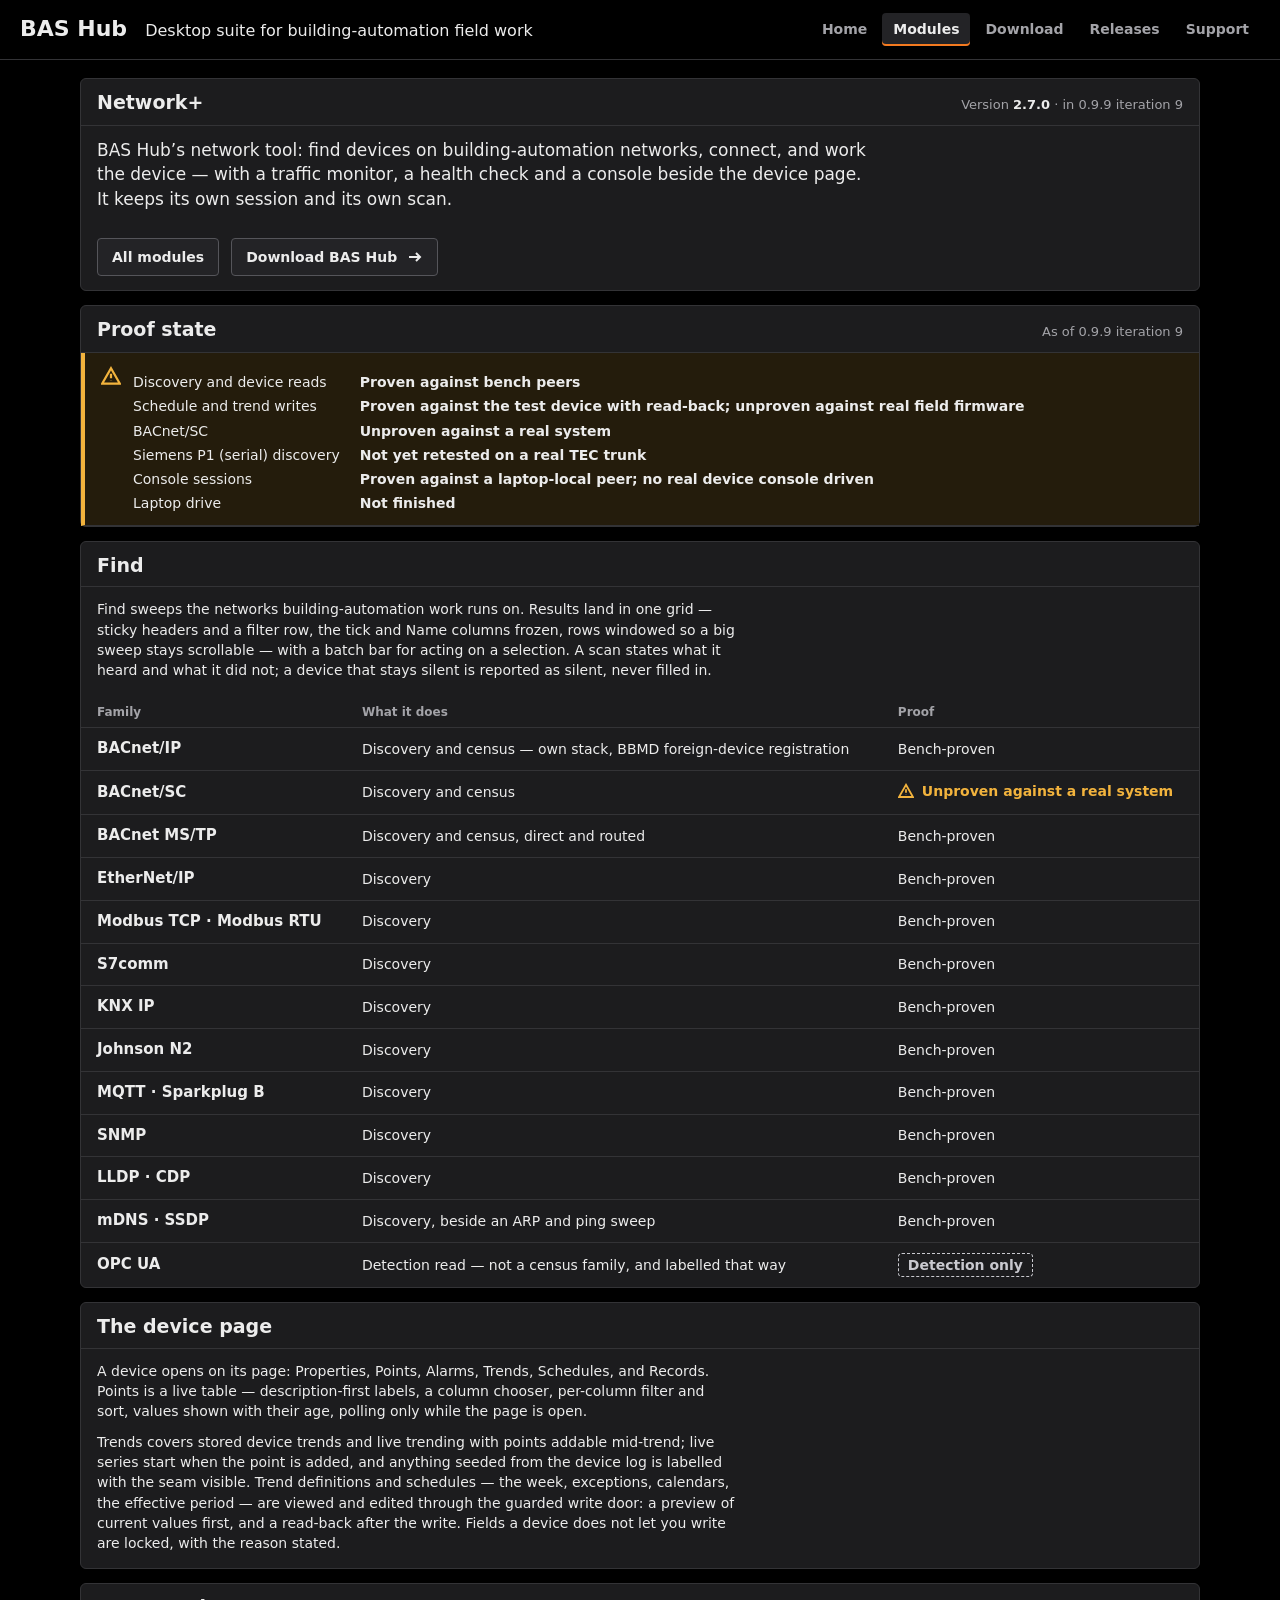
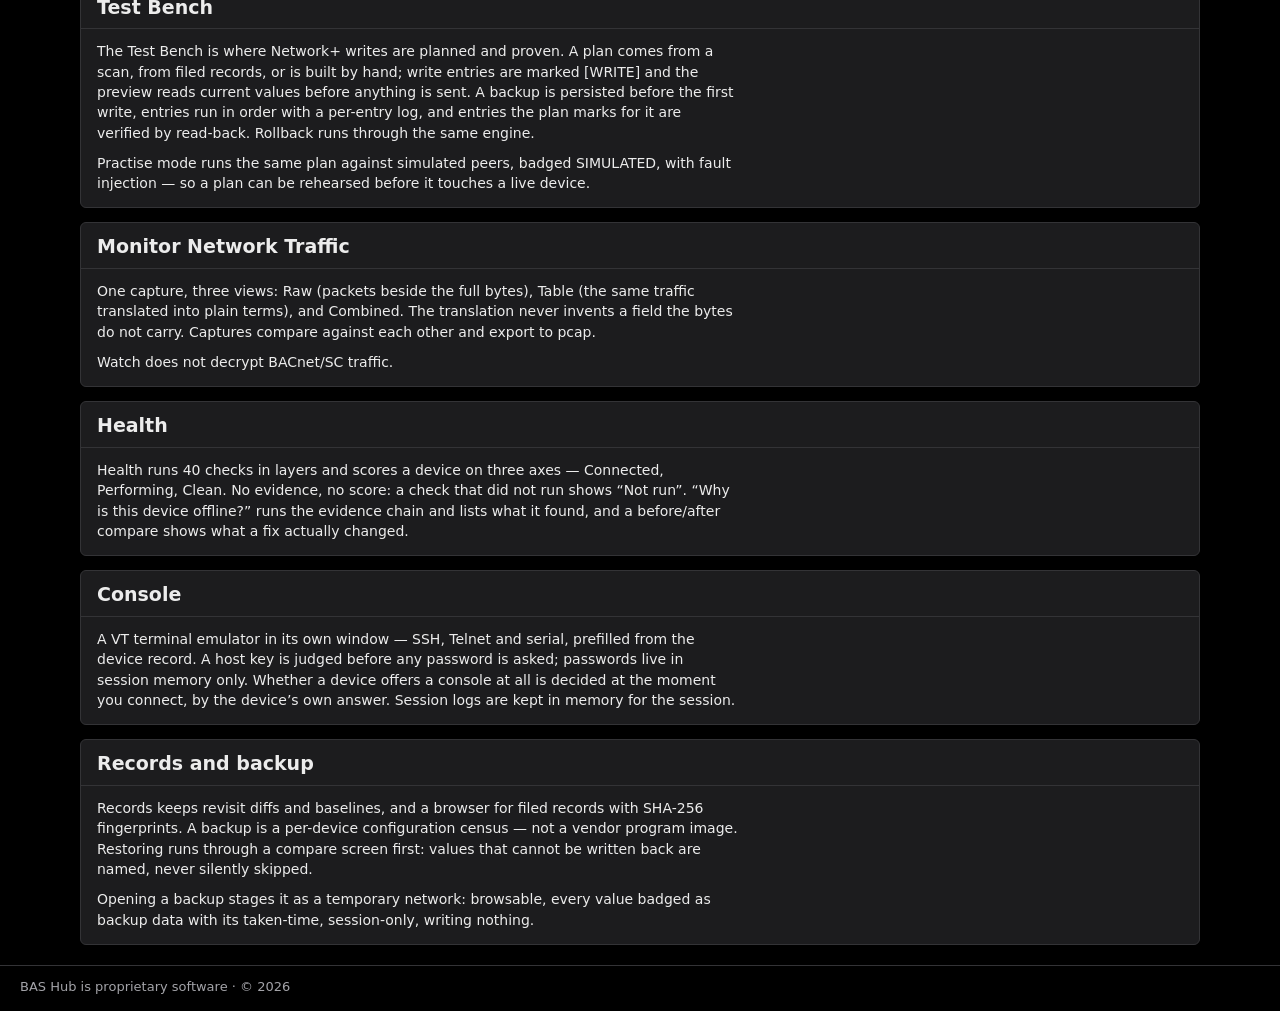
<file: network-plus.html>
<!DOCTYPE html>
<html lang="en">
<head>
<meta charset="utf-8">
<meta name="viewport" content="width=device-width, initial-scale=1">
<title>Network+ — BAS Hub</title>
<meta name="description" content="Network+ — discovery, device pages, points, trends, schedules, traffic, health and console for building-automation networks.">
<link rel="icon" href="favicon.ico" sizes="any">
<style>
  :root {
    --bg: #000; --panel: #1c1c1e; --panel-2: #232326; --line: #333336;
    --text: #ececec; --muted: #a3a3a8;
    --accent: #f47a20; --accent-ink: #120800;
    --amber: #f2b33d; --amber-bg: #241c0c;
    --red: #ff6b5e; --red-bg: #2a1311;
    --ok: #5fd27e; --ok-bg: #102116;
    --cand: #c9c9cf;
    --radius: 6px; --gap: 20px;
    font-family: "Segoe UI Variable Text", "Segoe UI", system-ui, -apple-system, Roboto, "Helvetica Neue", Arial, sans-serif;
    font-size: 16px; line-height: 1.45; color: var(--text); background: var(--bg);
  }
  * { box-sizing: border-box; }
  html, body { margin: 0; background: var(--bg); }
  a { color: inherit; }
  p, ul, h1, h2 { margin: 0; }
  :focus-visible { outline: 2px solid #fff; outline-offset: 3px; border-radius: 3px; }
  .vh { position: absolute; width: 1px; height: 1px; overflow: hidden; clip: rect(0 0 0 0); white-space: nowrap; }
  .skip { position: absolute; left: 16px; top: -60px; background: var(--text); color: #000; padding: 8px 12px; z-index: 10; font-weight: 700; }
  .skip:focus { top: 8px; }
  svg { flex: none; }

  /* Site bar = identity: the wordmark is the page's H1, stated once */
  header.site { display: flex; align-items: center; justify-content: space-between; gap: 12px 24px; flex-wrap: wrap;
    min-height: 72px; padding: 10px 32px; border-bottom: 1px solid var(--line); }
  .id { display: flex; align-items: baseline; gap: 6px 18px; flex-wrap: wrap; }
  h1 { font-size: 26px; line-height: 1.1; font-weight: 700; }
  h1 a { text-decoration: none; }
  .desc { font-size: 18px; }
  nav ul { list-style: none; padding: 0; display: flex; flex-wrap: wrap; gap: 4px; }
  nav a { display: block; padding: 8px 14px; border-radius: 4px; text-decoration: none; color: var(--muted); font-weight: 600; }
  nav a:hover { color: var(--text); background: var(--panel); }
  nav a[aria-current="page"] { color: var(--text); background: var(--panel-2); box-shadow: inset 0 -2px 0 var(--accent); }

  main { padding: 28px 32px 32px; display: grid; grid-template-columns: minmax(0, 1.2fr) minmax(0, 1fr); gap: var(--gap); align-items: start; max-width: 1920px; }

  .panel { background: var(--panel); border: 1px solid var(--line); border-radius: var(--radius); }
  .head { display: flex; align-items: baseline; justify-content: space-between; gap: 6px 16px; flex-wrap: wrap; padding: 16px 22px 14px; border-bottom: 1px solid var(--line); }
  h2 { font-size: 22px; line-height: 1.2; font-weight: 700; }
  .meta { color: var(--muted); font-size: 15px; }
  .meta b { color: var(--text); font-weight: 600; }
  code, .mono { font-family: "Cascadia Mono", Consolas, Menlo, monospace; font-size: .94em; }

  /* Release status band: sits between the heading and the buttons, so it is read before any download */
  .status { display: flex; gap: 12px; padding: 14px 22px; border-bottom: 1px solid var(--line); border-left: 4px solid; }
  .status svg { width: 20px; height: 20px; margin-top: 2px; }
  .status .lead { font-weight: 700; }
  .status .sub { color: var(--muted); font-size: 15px; margin-top: 4px; }
  .status.warn { background: var(--amber-bg); border-left-color: var(--amber); }
  .status.warn svg, .status.warn .lead { color: var(--amber); }
  .status.bad { background: var(--red-bg); border-left-color: var(--red); }
  .status.bad svg, .status.bad .lead { color: var(--red); }
  .status.good { background: var(--ok-bg); border-left-color: var(--ok); }
  .status.good svg, .status.good .lead { color: var(--ok); }
  .status.plain { background: var(--panel-2); border-left-color: var(--cand); }
  .checks { list-style: none; padding: 0; margin-top: 8px; display: grid; grid-template-columns: max-content 1fr; gap: 4px 20px; }
  .checks li { display: contents; }
  .checks .r { font-weight: 600; }

  table { width: 100%; border-collapse: collapse; }
  th { text-align: left; font-size: 13px; font-weight: 600; color: var(--muted); padding: 12px 22px 8px; border-bottom: 1px solid var(--line); }
  td { padding: 14px 22px; border-bottom: 1px solid var(--line); vertical-align: middle; }
  tbody tr:last-child td { border-bottom: 0; }
  .plat { font-weight: 700; font-size: 17px; white-space: nowrap; }
  .def { display: block; margin-top: 4px; font-weight: 400; font-size: 14px; color: var(--muted); }
  .st { display: inline-flex; align-items: center; gap: 8px; font-weight: 600; white-space: nowrap; }
  .st svg { width: 16px; height: 16px; }
  .st.ovr { color: var(--amber); }
  .st.bad { color: var(--red); }
  .st.good { color: var(--ok); }
  .st.cand { color: var(--cand); border: 1px dashed var(--cand); border-radius: 4px; padding: 1px 9px; }
  .st.none { color: var(--muted); font-weight: 400; }
  td.act { text-align: right; width: 1%; white-space: nowrap; }
  .btn { display: inline-flex; align-items: center; gap: 10px; padding: 10px 18px; border-radius: 4px; font-weight: 700;
    text-decoration: none; white-space: nowrap; border: 1px solid transparent; }
  .btn svg { width: 16px; height: 16px; }
  .btn.primary { background: var(--accent); color: var(--accent-ink); }
  .btn.primary:hover { background: #ff8c37; }
  .btn.secondary { background: var(--panel-2); color: var(--text); border-color: #55555a; }
  .btn.secondary:hover { border-color: var(--text); }
  .foot { padding: 12px 22px 14px; color: var(--muted); font-size: 15px; border-top: 1px solid var(--line); }
  .foot a { color: var(--text); }
  .empty { padding: 22px; }
  .empty p + p { margin-top: 6px; color: var(--muted); }

  /* Suite: one panel, one list, one application */
  .mods { list-style: none; padding: 0; }
  .mods li { padding: 14px 22px; border-bottom: 1px solid var(--line); }
  .mh { display: flex; align-items: baseline; gap: 12px; }
  .mod { font-weight: 700; font-size: 17px; }
  .ver { font-family: "Cascadia Mono", Consolas, Menlo, monospace; font-size: 15px; color: var(--muted); }
  .ver.none { font-family: inherit; }
  .scope { margin-top: 3px; }
  .policy { display: flex; gap: 10px; align-items: flex-start; padding: 14px 22px 16px; }
  .policy svg { width: 18px; height: 18px; margin-top: 3px; color: var(--text); }

  /* 1366x768 class screens */
  @media (max-width: 1600px) {
    :root { font-size: 14px; --gap: 14px; }
    header.site { min-height: 60px; padding: 8px 20px; }
    h1 { font-size: 22px; } .desc { font-size: 16px; }
    nav a { padding: 6px 11px; }
    main { padding: 18px 20px 20px; }
    h2 { font-size: 19px; }
    .head { padding: 12px 16px 10px; }
    .meta, .status .sub, .foot { font-size: 13px; }
    .status { padding: 11px 16px; }
    th { font-size: 12px; padding: 9px 16px 6px; }
    td { padding: 10px 16px; }
    .plat, .mod { font-size: 15px; } .def { font-size: 13px; } .ver { font-size: 13px; }
    .btn { padding: 8px 14px; }
    .foot { padding: 10px 16px 12px; }
    .mods li { padding: 10px 16px; }
    .policy { padding: 11px 16px 13px; }
  }
  /* Reflow (WCAG 1.4.10): single column, table rows become stacked blocks */
  @media (max-width: 900px) {
    header.site { padding: 10px 16px; }
    main { grid-template-columns: minmax(0, 1fr); padding: 14px 12px; }
    thead { position: absolute; width: 1px; height: 1px; overflow: hidden; clip: rect(0 0 0 0); }
    table, tbody, tr, td { display: block; width: auto; }
    tbody tr { padding: 12px 16px; border-bottom: 1px solid var(--line); }
    tbody tr:last-child { border-bottom: 0; }
    td { padding: 3px 0; border: 0; }
    td.act { text-align: left; padding-top: 8px; }
    .plat, .st { white-space: normal; }
  }

  /* Extensions for the pages beyond the home page: same tokens, same components.
     Added by the Section 5 build; the block above is the fix101 finals' CSS, verbatim. */
  main.single { grid-template-columns: minmax(0, 1fr); }
  /* Download files table: fixed layout with stated shares — auto layout
     starved the file column beside the nowrap button (measured 847/144/188
     in a 1,118px panel at 1920x1080, the table overflowing its panel). */
  table.dl { table-layout: fixed; }
  table.dl th:first-child, table.dl td:first-child { width: 26%; }
  table.dl th:last-child, table.dl td:last-child { width: 19%; }
  /* .plat is nowrap (finals' CSS, for the platform name); its .def child
     inherited that, so the one long def (Windows ARM64) painted across
     the row instead of wrapping — measured scrollW 825 in a 291px cell. */
  td.plat .def { white-space: normal; }
  main.single .panel, main.single .entry { max-width: 1120px; width: 100%; margin-inline: auto; }
  .stack { display: grid; gap: var(--gap); }
  footer.site { border-top: 1px solid var(--line); padding: 14px 32px 18px; color: var(--muted); font-size: 15px; max-width: 1920px; }
  .body { padding: 16px 22px 18px; }
  .body p + p { margin-top: 10px; }
  .body p.lede { font-size: 17px; }
  h3.sub { font-size: 17px; font-weight: 700; margin: 20px 0 6px; }
  .body h3.sub:first-child { margin-top: 0; }
  ul.list { list-style: none; padding: 0; }
  ul.list li { padding: 10px 22px; border-bottom: 1px solid var(--line); }
  ul.list li:last-child { border-bottom: 0; }
  ul.list .t { font-weight: 700; }
  ul.list .d { display: block; margin-top: 2px; color: var(--muted); font-size: 15px; }
  .faq { list-style: none; padding: 0; }
  .faq li { padding: 14px 22px; border-bottom: 1px solid var(--line); }
  .faq li:last-child { border-bottom: 0; }
  .faq .q { font-weight: 700; font-size: 17px; }
  .faq .a { margin-top: 4px; }
  .faq .a p + p { margin-top: 8px; }
  .file { display: block; font-weight: 400; font-size: 14px; color: var(--muted); margin-top: 4px; }
  .file code { color: var(--text); word-break: break-all; }
  .hash { display: block; font-size: 13px; color: var(--muted); margin-top: 2px; word-break: break-all; }
  .entry { background: var(--panel); border: 1px solid var(--line); border-radius: var(--radius); }
  .entry .head h3 { font-size: 20px; line-height: 1.2; font-weight: 700; margin: 0; }
  .entry .title { padding: 14px 22px 0; font-size: 17px; font-weight: 600; }
  .entry .body { font-size: 15.5px; }
  .entry ul.bl { margin: 10px 0 0; padding-left: 20px; }
  .entry ul.bl li { margin-top: 6px; }
  .entry .status { border-bottom: 0; border-top: 1px solid var(--line); margin-top: 14px; }
  .entry .status p { font-size: 15px; }
  .banner { padding: 12px 22px; background: var(--panel-2); border-bottom: 1px solid var(--line); border-left: 4px solid var(--cand); font-size: 15px; }
  form.f { padding: 16px 22px 18px; display: grid; gap: 14px; }
  form.f label { display: grid; gap: 6px; font-weight: 600; font-size: 15px; }
  form.f input[type="text"], form.f textarea, form.f select {
    background: var(--panel-2); color: var(--text); border: 1px solid #8a8a90; border-radius: 4px;
    padding: 9px 12px; font: inherit; font-weight: 400; width: 100%; }
  form.f textarea { min-height: 110px; resize: vertical; }
  form.f .row { display: flex; gap: 12px; align-items: center; flex-wrap: wrap; }
  form.f .hint { color: var(--muted); font-size: 14px; font-weight: 400; }
  button.btn { font: inherit; cursor: pointer; }
  .doors { display: flex; gap: 12px; flex-wrap: wrap; padding: 16px 22px 18px; }
  td .rowbtn { text-align: right; }
  .catgroup td { background: var(--panel-2); font-weight: 700; font-size: 15px; padding-top: 10px; padding-bottom: 10px; }
  ul.mods.hub li { display: flex; align-items: center; justify-content: space-between; gap: 16px; }
  ul.mods.hub .open { flex: none; }
  body { display: flex; flex-direction: column; min-height: 100vh; }
  main { flex: 1 0 auto; width: 100%; margin-inline: auto; }
  .body p, .faq .a p { max-width: 72ch; }
  main.single .panel.narrow { max-width: 560px; }
  .files { list-style: none; padding: 0; }
  .files li { padding: 10px 22px; border-bottom: 1px solid var(--line); display: flex; justify-content: space-between; align-items: baseline; gap: 8px 24px; flex-wrap: wrap; }
  .files li:last-child { border-bottom: 0; }
  .files .fl { font-weight: 600; }
  .files .fm { color: var(--muted); font-size: 14px; }
  .files .fh { display: block; color: var(--muted); font-size: 13px; word-break: break-all; }
  .entry .status ul { margin: 8px 0 0; padding-left: 20px; }
  .entry .status li { margin-top: 6px; font-size: 15px; }
  .entry .status li:first-child { margin-top: 0; }
  .toc { list-style: none; padding: 0; }
  .toc li { padding: 9px 22px; border-bottom: 1px solid var(--line); display: flex; justify-content: space-between; gap: 16px; flex-wrap: wrap; }
  .toc li:last-child { border-bottom: 0; }
  .toc a { font-weight: 600; text-decoration: none; }
  .toc a:hover { text-decoration: underline; }
  .toc .d { color: var(--muted); font-size: 14px; }
  .fam { font-weight: 700; font-size: 15px; }
  @media (max-width: 900px) {
    .proofcell::before { content: "Proof: "; font-weight: 600; color: var(--muted); }
  }
  @media (max-width: 1600px) {
    footer.site { padding: 12px 20px 14px; font-size: 13px; }
    .body { padding: 12px 16px 14px; }
    ul.list li, .faq li { padding: 10px 16px; }
    .entry .title { padding: 10px 16px 0; }
    .banner { padding: 10px 16px; }
    form.f { padding: 12px 16px 14px; }
    .doors { padding: 12px 16px 14px; }
  }
  @media (max-width: 900px) {
    footer.site { padding: 12px 16px; }
  }
</style>
</head>
<body>
<a class="skip" href="#main">Skip to main content</a>

<header class="site">
  <div class="id">
    <h1><a href="index.html">BAS Hub</a></h1>
    <p class="desc">Desktop suite for building-automation field work</p>
  </div>
  <nav aria-label="Site">
    <ul>
      <li><a href="index.html">Home</a></li>
      <li><a href="modules.html" aria-current="page">Modules</a></li>
      <li><a href="download.html">Download</a></li>
      <li><a href="releases.html">Releases</a></li>
      <li><a href="support.html">Support</a></li>
    </ul>
  </nav>
</header>

<main class="single" id="main">
 <div class="stack">
  <section class="panel" aria-labelledby="mod-h">
    <div class="head">
      <h2 id="mod-h">Network+</h2>
      <span class="meta">Version <b>2.7.0</b> · in 0.9.9 iteration 9</span>
    </div>
    <div class="body"><p class="lede">BAS Hub’s network tool: find devices on building-automation networks, connect, and work the device — with a traffic monitor, a health check and a console beside the device page. It keeps its own session and its own scan.</p></div>
    <div class="doors">
      <a class="btn secondary" href="modules.html">All modules</a>
      <a class="btn secondary" href="download.html">Download BAS Hub<svg viewBox="0 0 16 16" fill="none" stroke="currentColor" stroke-width="2" aria-hidden="true"><path d="M2 8h11M9 4l4 4-4 4"/></svg></a>
    </div>
  </section>
  <section class="panel" aria-labelledby="proof-h">
    <div class="head"><h2 id="proof-h">Proof state</h2><span class="meta">As of 0.9.9 iteration 9</span></div>
    <div class="status warn" role="note">
      <svg viewBox="0 0 16 16" fill="none" stroke="currentColor" stroke-width="1.8" aria-hidden="true"><path d="M8 1.8 15 14H1z"/><path d="M8 6.2v3.6M8 11.6v.1"/></svg>
      <div>
        <ul class="checks" aria-label="Proof state">
      <li><span>Discovery and device reads</span><span class="r">Proven against bench peers</span></li>
      <li><span>Schedule and trend writes</span><span class="r">Proven against the test device with read-back; unproven against real field firmware</span></li>
      <li><span>BACnet/SC</span><span class="r">Unproven against a real system</span></li>
      <li><span>Siemens P1 (serial) discovery</span><span class="r">Not yet retested on a real TEC trunk</span></li>
      <li><span>Console sessions</span><span class="r">Proven against a laptop-local peer; no real device console driven</span></li>
      <li><span>Laptop drive</span><span class="r">Not finished</span></li>
        </ul>
      </div>
    </div>
  </section>
  <section class="panel" aria-labelledby="mp0-h">
    <div class="head"><h2 id="mp0-h">Find</h2></div>
        <div class="body"><p>Find sweeps the networks building-automation work runs on. Results land in one grid — sticky headers and a filter row, the tick and Name columns frozen, rows windowed so a big sweep stays scrollable — with a batch bar for acting on a selection. A scan states what it heard and what it did not; a device that stays silent is reported as silent, never filled in.</p></div>
    <table>
      <thead><tr><th scope="col">Family</th><th scope="col">What it does</th><th scope="col">Proof</th></tr></thead>
      <tbody>
        <tr><td class="fam">BACnet/IP</td><td>Discovery and census — own stack, BBMD foreign-device registration</td><td class="proofcell">Bench-proven</td></tr>
        <tr><td class="fam">BACnet/SC</td><td>Discovery and census</td><td class="proofcell"><span class="st ovr"><svg viewBox="0 0 16 16" fill="none" stroke="currentColor" stroke-width="1.8" aria-hidden="true"><path d="M8 1.8 15 14H1z"/><path d="M8 6.2v3.6M8 11.6v.1"/></svg>Unproven against a real system</span></td></tr>
        <tr><td class="fam">BACnet MS/TP</td><td>Discovery and census, direct and routed</td><td class="proofcell">Bench-proven</td></tr>
        <tr><td class="fam">EtherNet/IP</td><td>Discovery</td><td class="proofcell">Bench-proven</td></tr>
        <tr><td class="fam">Modbus TCP · Modbus RTU</td><td>Discovery</td><td class="proofcell">Bench-proven</td></tr>
        <tr><td class="fam">S7comm</td><td>Discovery</td><td class="proofcell">Bench-proven</td></tr>
        <tr><td class="fam">KNX IP</td><td>Discovery</td><td class="proofcell">Bench-proven</td></tr>
        <tr><td class="fam">Johnson N2</td><td>Discovery</td><td class="proofcell">Bench-proven</td></tr>
        <tr><td class="fam">MQTT · Sparkplug B</td><td>Discovery</td><td class="proofcell">Bench-proven</td></tr>
        <tr><td class="fam">SNMP</td><td>Discovery</td><td class="proofcell">Bench-proven</td></tr>
        <tr><td class="fam">LLDP · CDP</td><td>Discovery</td><td class="proofcell">Bench-proven</td></tr>
        <tr><td class="fam">mDNS · SSDP</td><td>Discovery, beside an ARP and ping sweep</td><td class="proofcell">Bench-proven</td></tr>
        <tr><td class="fam">OPC UA</td><td>Detection read — not a census family, and labelled that way</td><td class="proofcell"><span class="st cand">Detection only</span></td></tr>
      </tbody>
    </table>
  </section>
  <section class="panel" aria-labelledby="mp1-h">
    <div class="head"><h2 id="mp1-h">The device page</h2></div>
    <div class="body">
      <p>A device opens on its page: Properties, Points, Alarms, Trends, Schedules, and Records. Points is a live table — description-first labels, a column chooser, per-column filter and sort, values shown with their age, polling only while the page is open.</p>
      <p>Trends covers stored device trends and live trending with points addable mid-trend; live series start when the point is added, and anything seeded from the device log is labelled with the seam visible. Trend definitions and schedules — the week, exceptions, calendars, the effective period — are viewed and edited through the guarded write door: a preview of current values first, and a read-back after the write. Fields a device does not let you write are locked, with the reason stated.</p>
    </div>
  </section>
  <section class="panel" aria-labelledby="mp2-h">
    <div class="head"><h2 id="mp2-h">Test Bench</h2></div>
    <div class="body">
      <p>The Test Bench is where Network+ writes are planned and proven. A plan comes from a scan, from filed records, or is built by hand; write entries are marked [WRITE] and the preview reads current values before anything is sent. A backup is persisted before the first write, entries run in order with a per-entry log, and entries the plan marks for it are verified by read-back. Rollback runs through the same engine.</p>
      <p>Practise mode runs the same plan against simulated peers, badged SIMULATED, with fault injection — so a plan can be rehearsed before it touches a live device.</p>
    </div>
  </section>
  <section class="panel" aria-labelledby="mp3-h">
    <div class="head"><h2 id="mp3-h">Monitor Network Traffic</h2></div>
    <div class="body">
      <p>One capture, three views: Raw (packets beside the full bytes), Table (the same traffic translated into plain terms), and Combined. The translation never invents a field the bytes do not carry. Captures compare against each other and export to pcap.</p>
      <p>Watch does not decrypt BACnet/SC traffic.</p>
    </div>
  </section>
  <section class="panel" aria-labelledby="mp4-h">
    <div class="head"><h2 id="mp4-h">Health</h2></div>
    <div class="body">
      <p>Health runs 40 checks in layers and scores a device on three axes — Connected, Performing, Clean. No evidence, no score: a check that did not run shows “Not run”. “Why is this device offline?” runs the evidence chain and lists what it found, and a before/after compare shows what a fix actually changed.</p>
    </div>
  </section>
  <section class="panel" aria-labelledby="mp5-h">
    <div class="head"><h2 id="mp5-h">Console</h2></div>
    <div class="body">
      <p>A VT terminal emulator in its own window — SSH, Telnet and serial, prefilled from the device record. A host key is judged before any password is asked; passwords live in session memory only. Whether a device offers a console at all is decided at the moment you connect, by the device’s own answer. Session logs are kept in memory for the session.</p>
    </div>
  </section>
  <section class="panel" aria-labelledby="mp6-h">
    <div class="head"><h2 id="mp6-h">Records and backup</h2></div>
    <div class="body">
      <p>Records keeps revisit diffs and baselines, and a browser for filed records with SHA-256 fingerprints. A backup is a per-device configuration census — not a vendor program image. Restoring runs through a compare screen first: values that cannot be written back are named, never silently skipped.</p>
      <p>Opening a backup stages it as a temporary network: browsable, every value badged as backup data with its taken-time, session-only, writing nothing.</p>
    </div>
  </section>
 </div>
</main>

<footer class="site">BAS Hub is proprietary software · © 2026</footer>
</body>
</html>
</file>
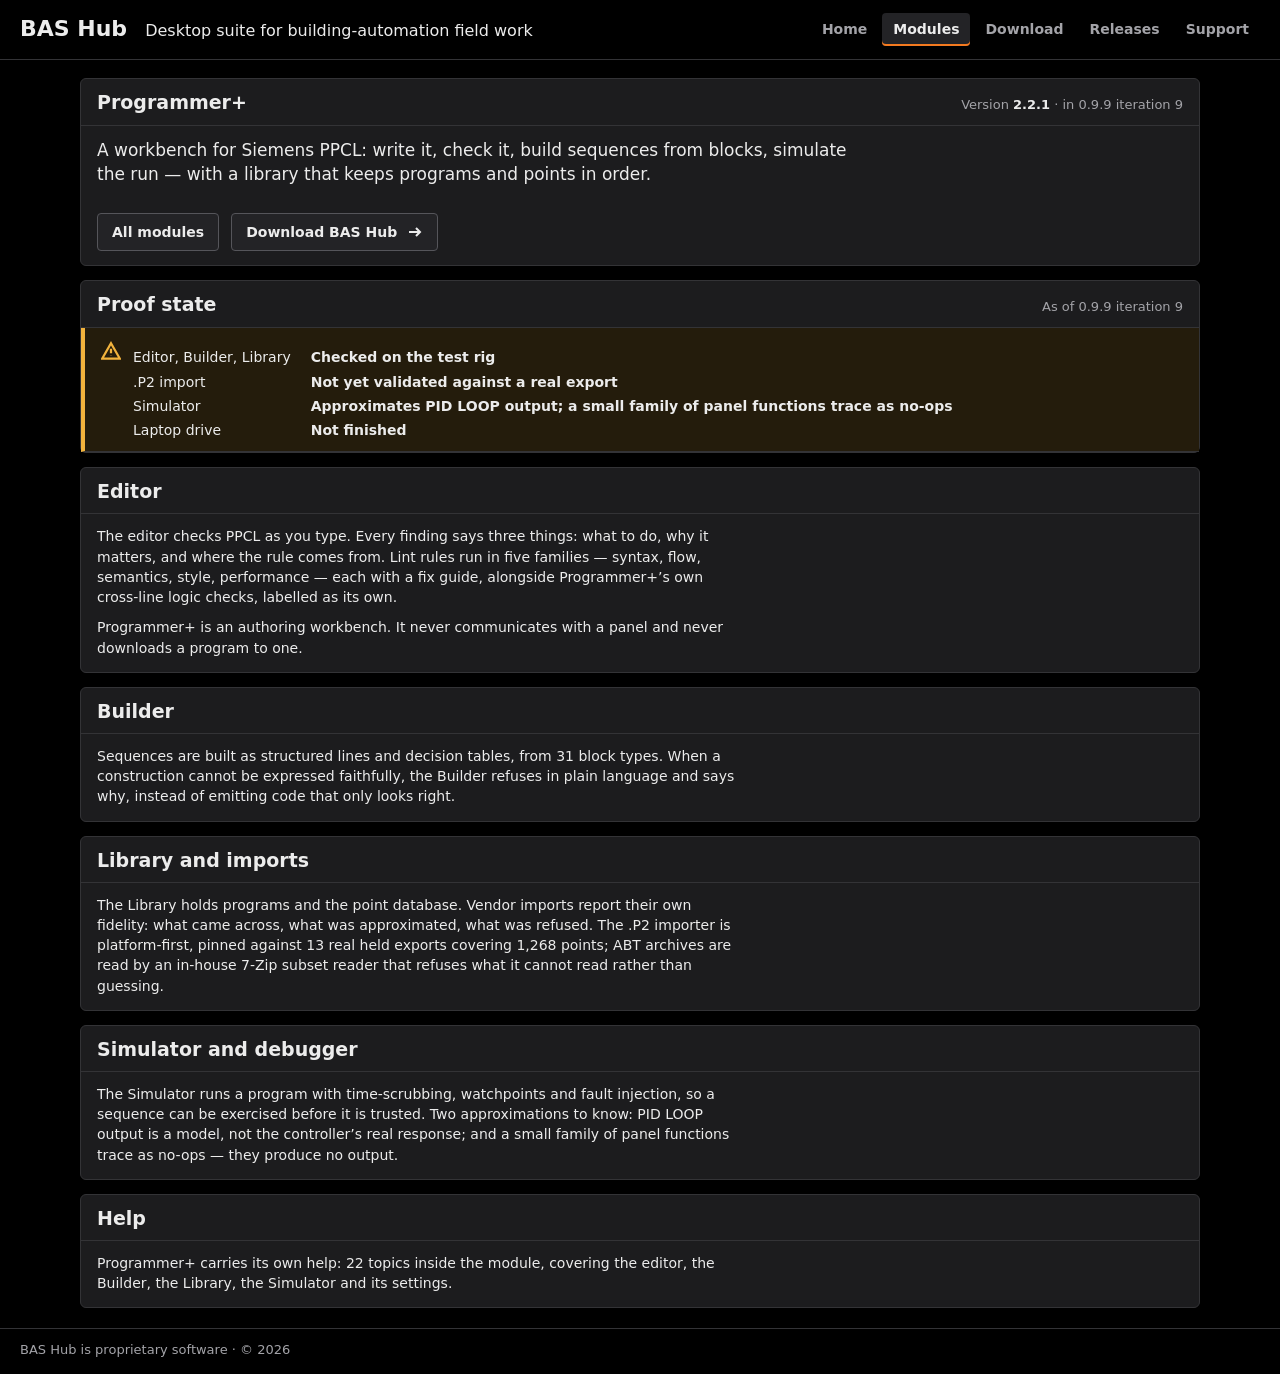
<file: programmer-plus.html>
<!DOCTYPE html>
<html lang="en">
<head>
<meta charset="utf-8">
<meta name="viewport" content="width=device-width, initial-scale=1">
<title>Programmer+ — BAS Hub</title>
<meta name="description" content="Programmer+ — the Siemens PPCL workbench: editor, builder, library, simulator and debugger.">
<link rel="icon" href="favicon.ico" sizes="any">
<style>
  :root {
    --bg: #000; --panel: #1c1c1e; --panel-2: #232326; --line: #333336;
    --text: #ececec; --muted: #a3a3a8;
    --accent: #f47a20; --accent-ink: #120800;
    --amber: #f2b33d; --amber-bg: #241c0c;
    --red: #ff6b5e; --red-bg: #2a1311;
    --ok: #5fd27e; --ok-bg: #102116;
    --cand: #c9c9cf;
    --radius: 6px; --gap: 20px;
    font-family: "Segoe UI Variable Text", "Segoe UI", system-ui, -apple-system, Roboto, "Helvetica Neue", Arial, sans-serif;
    font-size: 16px; line-height: 1.45; color: var(--text); background: var(--bg);
  }
  * { box-sizing: border-box; }
  html, body { margin: 0; background: var(--bg); }
  a { color: inherit; }
  p, ul, h1, h2 { margin: 0; }
  :focus-visible { outline: 2px solid #fff; outline-offset: 3px; border-radius: 3px; }
  .vh { position: absolute; width: 1px; height: 1px; overflow: hidden; clip: rect(0 0 0 0); white-space: nowrap; }
  .skip { position: absolute; left: 16px; top: -60px; background: var(--text); color: #000; padding: 8px 12px; z-index: 10; font-weight: 700; }
  .skip:focus { top: 8px; }
  svg { flex: none; }

  /* Site bar = identity: the wordmark is the page's H1, stated once */
  header.site { display: flex; align-items: center; justify-content: space-between; gap: 12px 24px; flex-wrap: wrap;
    min-height: 72px; padding: 10px 32px; border-bottom: 1px solid var(--line); }
  .id { display: flex; align-items: baseline; gap: 6px 18px; flex-wrap: wrap; }
  h1 { font-size: 26px; line-height: 1.1; font-weight: 700; }
  h1 a { text-decoration: none; }
  .desc { font-size: 18px; }
  nav ul { list-style: none; padding: 0; display: flex; flex-wrap: wrap; gap: 4px; }
  nav a { display: block; padding: 8px 14px; border-radius: 4px; text-decoration: none; color: var(--muted); font-weight: 600; }
  nav a:hover { color: var(--text); background: var(--panel); }
  nav a[aria-current="page"] { color: var(--text); background: var(--panel-2); box-shadow: inset 0 -2px 0 var(--accent); }

  main { padding: 28px 32px 32px; display: grid; grid-template-columns: minmax(0, 1.2fr) minmax(0, 1fr); gap: var(--gap); align-items: start; max-width: 1920px; }

  .panel { background: var(--panel); border: 1px solid var(--line); border-radius: var(--radius); }
  .head { display: flex; align-items: baseline; justify-content: space-between; gap: 6px 16px; flex-wrap: wrap; padding: 16px 22px 14px; border-bottom: 1px solid var(--line); }
  h2 { font-size: 22px; line-height: 1.2; font-weight: 700; }
  .meta { color: var(--muted); font-size: 15px; }
  .meta b { color: var(--text); font-weight: 600; }
  code, .mono { font-family: "Cascadia Mono", Consolas, Menlo, monospace; font-size: .94em; }

  /* Release status band: sits between the heading and the buttons, so it is read before any download */
  .status { display: flex; gap: 12px; padding: 14px 22px; border-bottom: 1px solid var(--line); border-left: 4px solid; }
  .status svg { width: 20px; height: 20px; margin-top: 2px; }
  .status .lead { font-weight: 700; }
  .status .sub { color: var(--muted); font-size: 15px; margin-top: 4px; }
  .status.warn { background: var(--amber-bg); border-left-color: var(--amber); }
  .status.warn svg, .status.warn .lead { color: var(--amber); }
  .status.bad { background: var(--red-bg); border-left-color: var(--red); }
  .status.bad svg, .status.bad .lead { color: var(--red); }
  .status.good { background: var(--ok-bg); border-left-color: var(--ok); }
  .status.good svg, .status.good .lead { color: var(--ok); }
  .status.plain { background: var(--panel-2); border-left-color: var(--cand); }
  .checks { list-style: none; padding: 0; margin-top: 8px; display: grid; grid-template-columns: max-content 1fr; gap: 4px 20px; }
  .checks li { display: contents; }
  .checks .r { font-weight: 600; }

  table { width: 100%; border-collapse: collapse; }
  th { text-align: left; font-size: 13px; font-weight: 600; color: var(--muted); padding: 12px 22px 8px; border-bottom: 1px solid var(--line); }
  td { padding: 14px 22px; border-bottom: 1px solid var(--line); vertical-align: middle; }
  tbody tr:last-child td { border-bottom: 0; }
  .plat { font-weight: 700; font-size: 17px; white-space: nowrap; }
  .def { display: block; margin-top: 4px; font-weight: 400; font-size: 14px; color: var(--muted); }
  .st { display: inline-flex; align-items: center; gap: 8px; font-weight: 600; white-space: nowrap; }
  .st svg { width: 16px; height: 16px; }
  .st.ovr { color: var(--amber); }
  .st.bad { color: var(--red); }
  .st.good { color: var(--ok); }
  .st.cand { color: var(--cand); border: 1px dashed var(--cand); border-radius: 4px; padding: 1px 9px; }
  .st.none { color: var(--muted); font-weight: 400; }
  td.act { text-align: right; width: 1%; white-space: nowrap; }
  .btn { display: inline-flex; align-items: center; gap: 10px; padding: 10px 18px; border-radius: 4px; font-weight: 700;
    text-decoration: none; white-space: nowrap; border: 1px solid transparent; }
  .btn svg { width: 16px; height: 16px; }
  .btn.primary { background: var(--accent); color: var(--accent-ink); }
  .btn.primary:hover { background: #ff8c37; }
  .btn.secondary { background: var(--panel-2); color: var(--text); border-color: #55555a; }
  .btn.secondary:hover { border-color: var(--text); }
  .foot { padding: 12px 22px 14px; color: var(--muted); font-size: 15px; border-top: 1px solid var(--line); }
  .foot a { color: var(--text); }
  .empty { padding: 22px; }
  .empty p + p { margin-top: 6px; color: var(--muted); }

  /* Suite: one panel, one list, one application */
  .mods { list-style: none; padding: 0; }
  .mods li { padding: 14px 22px; border-bottom: 1px solid var(--line); }
  .mh { display: flex; align-items: baseline; gap: 12px; }
  .mod { font-weight: 700; font-size: 17px; }
  .ver { font-family: "Cascadia Mono", Consolas, Menlo, monospace; font-size: 15px; color: var(--muted); }
  .ver.none { font-family: inherit; }
  .scope { margin-top: 3px; }
  .policy { display: flex; gap: 10px; align-items: flex-start; padding: 14px 22px 16px; }
  .policy svg { width: 18px; height: 18px; margin-top: 3px; color: var(--text); }

  /* 1366x768 class screens */
  @media (max-width: 1600px) {
    :root { font-size: 14px; --gap: 14px; }
    header.site { min-height: 60px; padding: 8px 20px; }
    h1 { font-size: 22px; } .desc { font-size: 16px; }
    nav a { padding: 6px 11px; }
    main { padding: 18px 20px 20px; }
    h2 { font-size: 19px; }
    .head { padding: 12px 16px 10px; }
    .meta, .status .sub, .foot { font-size: 13px; }
    .status { padding: 11px 16px; }
    th { font-size: 12px; padding: 9px 16px 6px; }
    td { padding: 10px 16px; }
    .plat, .mod { font-size: 15px; } .def { font-size: 13px; } .ver { font-size: 13px; }
    .btn { padding: 8px 14px; }
    .foot { padding: 10px 16px 12px; }
    .mods li { padding: 10px 16px; }
    .policy { padding: 11px 16px 13px; }
  }
  /* Reflow (WCAG 1.4.10): single column, table rows become stacked blocks */
  @media (max-width: 900px) {
    header.site { padding: 10px 16px; }
    main { grid-template-columns: minmax(0, 1fr); padding: 14px 12px; }
    thead { position: absolute; width: 1px; height: 1px; overflow: hidden; clip: rect(0 0 0 0); }
    table, tbody, tr, td { display: block; width: auto; }
    tbody tr { padding: 12px 16px; border-bottom: 1px solid var(--line); }
    tbody tr:last-child { border-bottom: 0; }
    td { padding: 3px 0; border: 0; }
    td.act { text-align: left; padding-top: 8px; }
    .plat, .st { white-space: normal; }
  }

  /* Extensions for the pages beyond the home page: same tokens, same components.
     Added by the Section 5 build; the block above is the fix101 finals' CSS, verbatim. */
  main.single { grid-template-columns: minmax(0, 1fr); }
  /* Download files table: fixed layout with stated shares — auto layout
     starved the file column beside the nowrap button (measured 847/144/188
     in a 1,118px panel at 1920x1080, the table overflowing its panel). */
  table.dl { table-layout: fixed; }
  table.dl th:first-child, table.dl td:first-child { width: 26%; }
  table.dl th:last-child, table.dl td:last-child { width: 19%; }
  /* .plat is nowrap (finals' CSS, for the platform name); its .def child
     inherited that, so the one long def (Windows ARM64) painted across
     the row instead of wrapping — measured scrollW 825 in a 291px cell. */
  td.plat .def { white-space: normal; }
  main.single .panel, main.single .entry { max-width: 1120px; width: 100%; margin-inline: auto; }
  .stack { display: grid; gap: var(--gap); }
  footer.site { border-top: 1px solid var(--line); padding: 14px 32px 18px; color: var(--muted); font-size: 15px; max-width: 1920px; }
  .body { padding: 16px 22px 18px; }
  .body p + p { margin-top: 10px; }
  .body p.lede { font-size: 17px; }
  h3.sub { font-size: 17px; font-weight: 700; margin: 20px 0 6px; }
  .body h3.sub:first-child { margin-top: 0; }
  ul.list { list-style: none; padding: 0; }
  ul.list li { padding: 10px 22px; border-bottom: 1px solid var(--line); }
  ul.list li:last-child { border-bottom: 0; }
  ul.list .t { font-weight: 700; }
  ul.list .d { display: block; margin-top: 2px; color: var(--muted); font-size: 15px; }
  .faq { list-style: none; padding: 0; }
  .faq li { padding: 14px 22px; border-bottom: 1px solid var(--line); }
  .faq li:last-child { border-bottom: 0; }
  .faq .q { font-weight: 700; font-size: 17px; }
  .faq .a { margin-top: 4px; }
  .faq .a p + p { margin-top: 8px; }
  .file { display: block; font-weight: 400; font-size: 14px; color: var(--muted); margin-top: 4px; }
  .file code { color: var(--text); word-break: break-all; }
  .hash { display: block; font-size: 13px; color: var(--muted); margin-top: 2px; word-break: break-all; }
  .entry { background: var(--panel); border: 1px solid var(--line); border-radius: var(--radius); }
  .entry .head h3 { font-size: 20px; line-height: 1.2; font-weight: 700; margin: 0; }
  .entry .title { padding: 14px 22px 0; font-size: 17px; font-weight: 600; }
  .entry .body { font-size: 15.5px; }
  .entry ul.bl { margin: 10px 0 0; padding-left: 20px; }
  .entry ul.bl li { margin-top: 6px; }
  .entry .status { border-bottom: 0; border-top: 1px solid var(--line); margin-top: 14px; }
  .entry .status p { font-size: 15px; }
  .banner { padding: 12px 22px; background: var(--panel-2); border-bottom: 1px solid var(--line); border-left: 4px solid var(--cand); font-size: 15px; }
  form.f { padding: 16px 22px 18px; display: grid; gap: 14px; }
  form.f label { display: grid; gap: 6px; font-weight: 600; font-size: 15px; }
  form.f input[type="text"], form.f textarea, form.f select {
    background: var(--panel-2); color: var(--text); border: 1px solid #8a8a90; border-radius: 4px;
    padding: 9px 12px; font: inherit; font-weight: 400; width: 100%; }
  form.f textarea { min-height: 110px; resize: vertical; }
  form.f .row { display: flex; gap: 12px; align-items: center; flex-wrap: wrap; }
  form.f .hint { color: var(--muted); font-size: 14px; font-weight: 400; }
  button.btn { font: inherit; cursor: pointer; }
  .doors { display: flex; gap: 12px; flex-wrap: wrap; padding: 16px 22px 18px; }
  td .rowbtn { text-align: right; }
  .catgroup td { background: var(--panel-2); font-weight: 700; font-size: 15px; padding-top: 10px; padding-bottom: 10px; }
  ul.mods.hub li { display: flex; align-items: center; justify-content: space-between; gap: 16px; }
  ul.mods.hub .open { flex: none; }
  body { display: flex; flex-direction: column; min-height: 100vh; }
  main { flex: 1 0 auto; width: 100%; margin-inline: auto; }
  .body p, .faq .a p { max-width: 72ch; }
  main.single .panel.narrow { max-width: 560px; }
  .files { list-style: none; padding: 0; }
  .files li { padding: 10px 22px; border-bottom: 1px solid var(--line); display: flex; justify-content: space-between; align-items: baseline; gap: 8px 24px; flex-wrap: wrap; }
  .files li:last-child { border-bottom: 0; }
  .files .fl { font-weight: 600; }
  .files .fm { color: var(--muted); font-size: 14px; }
  .files .fh { display: block; color: var(--muted); font-size: 13px; word-break: break-all; }
  .entry .status ul { margin: 8px 0 0; padding-left: 20px; }
  .entry .status li { margin-top: 6px; font-size: 15px; }
  .entry .status li:first-child { margin-top: 0; }
  .toc { list-style: none; padding: 0; }
  .toc li { padding: 9px 22px; border-bottom: 1px solid var(--line); display: flex; justify-content: space-between; gap: 16px; flex-wrap: wrap; }
  .toc li:last-child { border-bottom: 0; }
  .toc a { font-weight: 600; text-decoration: none; }
  .toc a:hover { text-decoration: underline; }
  .toc .d { color: var(--muted); font-size: 14px; }
  .fam { font-weight: 700; font-size: 15px; }
  @media (max-width: 900px) {
    .proofcell::before { content: "Proof: "; font-weight: 600; color: var(--muted); }
  }
  @media (max-width: 1600px) {
    footer.site { padding: 12px 20px 14px; font-size: 13px; }
    .body { padding: 12px 16px 14px; }
    ul.list li, .faq li { padding: 10px 16px; }
    .entry .title { padding: 10px 16px 0; }
    .banner { padding: 10px 16px; }
    form.f { padding: 12px 16px 14px; }
    .doors { padding: 12px 16px 14px; }
  }
  @media (max-width: 900px) {
    footer.site { padding: 12px 16px; }
  }
</style>
</head>
<body>
<a class="skip" href="#main">Skip to main content</a>

<header class="site">
  <div class="id">
    <h1><a href="index.html">BAS Hub</a></h1>
    <p class="desc">Desktop suite for building-automation field work</p>
  </div>
  <nav aria-label="Site">
    <ul>
      <li><a href="index.html">Home</a></li>
      <li><a href="modules.html" aria-current="page">Modules</a></li>
      <li><a href="download.html">Download</a></li>
      <li><a href="releases.html">Releases</a></li>
      <li><a href="support.html">Support</a></li>
    </ul>
  </nav>
</header>

<main class="single" id="main">
 <div class="stack">
  <section class="panel" aria-labelledby="mod-h">
    <div class="head">
      <h2 id="mod-h">Programmer+</h2>
      <span class="meta">Version <b>2.2.1</b> · in 0.9.9 iteration 9</span>
    </div>
    <div class="body"><p class="lede">A workbench for Siemens PPCL: write it, check it, build sequences from blocks, simulate the run — with a library that keeps programs and points in order.</p></div>
    <div class="doors">
      <a class="btn secondary" href="modules.html">All modules</a>
      <a class="btn secondary" href="download.html">Download BAS Hub<svg viewBox="0 0 16 16" fill="none" stroke="currentColor" stroke-width="2" aria-hidden="true"><path d="M2 8h11M9 4l4 4-4 4"/></svg></a>
    </div>
  </section>
  <section class="panel" aria-labelledby="proof-h">
    <div class="head"><h2 id="proof-h">Proof state</h2><span class="meta">As of 0.9.9 iteration 9</span></div>
    <div class="status warn" role="note">
      <svg viewBox="0 0 16 16" fill="none" stroke="currentColor" stroke-width="1.8" aria-hidden="true"><path d="M8 1.8 15 14H1z"/><path d="M8 6.2v3.6M8 11.6v.1"/></svg>
      <div>
        <ul class="checks" aria-label="Proof state">
      <li><span>Editor, Builder, Library</span><span class="r">Checked on the test rig</span></li>
      <li><span>.P2 import</span><span class="r">Not yet validated against a real export</span></li>
      <li><span>Simulator</span><span class="r">Approximates PID LOOP output; a small family of panel functions trace as no-ops</span></li>
      <li><span>Laptop drive</span><span class="r">Not finished</span></li>
        </ul>
      </div>
    </div>
  </section>
  <section class="panel" aria-labelledby="mp0-h">
    <div class="head"><h2 id="mp0-h">Editor</h2></div>
    <div class="body">
      <p>The editor checks PPCL as you type. Every finding says three things: what to do, why it matters, and where the rule comes from. Lint rules run in five families — syntax, flow, semantics, style, performance — each with a fix guide, alongside Programmer+’s own cross-line logic checks, labelled as its own.</p>
      <p>Programmer+ is an authoring workbench. It never communicates with a panel and never downloads a program to one.</p>
    </div>
  </section>
  <section class="panel" aria-labelledby="mp1-h">
    <div class="head"><h2 id="mp1-h">Builder</h2></div>
    <div class="body">
      <p>Sequences are built as structured lines and decision tables, from 31 block types. When a construction cannot be expressed faithfully, the Builder refuses in plain language and says why, instead of emitting code that only looks right.</p>
    </div>
  </section>
  <section class="panel" aria-labelledby="mp2-h">
    <div class="head"><h2 id="mp2-h">Library and imports</h2></div>
    <div class="body">
      <p>The Library holds programs and the point database. Vendor imports report their own fidelity: what came across, what was approximated, what was refused. The .P2 importer is platform-first, pinned against 13 real held exports covering 1,268 points; ABT archives are read by an in-house 7-Zip subset reader that refuses what it cannot read rather than guessing.</p>
    </div>
  </section>
  <section class="panel" aria-labelledby="mp3-h">
    <div class="head"><h2 id="mp3-h">Simulator and debugger</h2></div>
    <div class="body">
      <p>The Simulator runs a program with time-scrubbing, watchpoints and fault injection, so a sequence can be exercised before it is trusted. Two approximations to know: PID LOOP output is a model, not the controller’s real response; and a small family of panel functions trace as no-ops — they produce no output.</p>
    </div>
  </section>
  <section class="panel" aria-labelledby="mp4-h">
    <div class="head"><h2 id="mp4-h">Help</h2></div>
    <div class="body">
      <p>Programmer+ carries its own help: 22 topics inside the module, covering the editor, the Builder, the Library, the Simulator and its settings.</p>
    </div>
  </section>
 </div>
</main>

<footer class="site">BAS Hub is proprietary software · © 2026</footer>
</body>
</html>
</file>
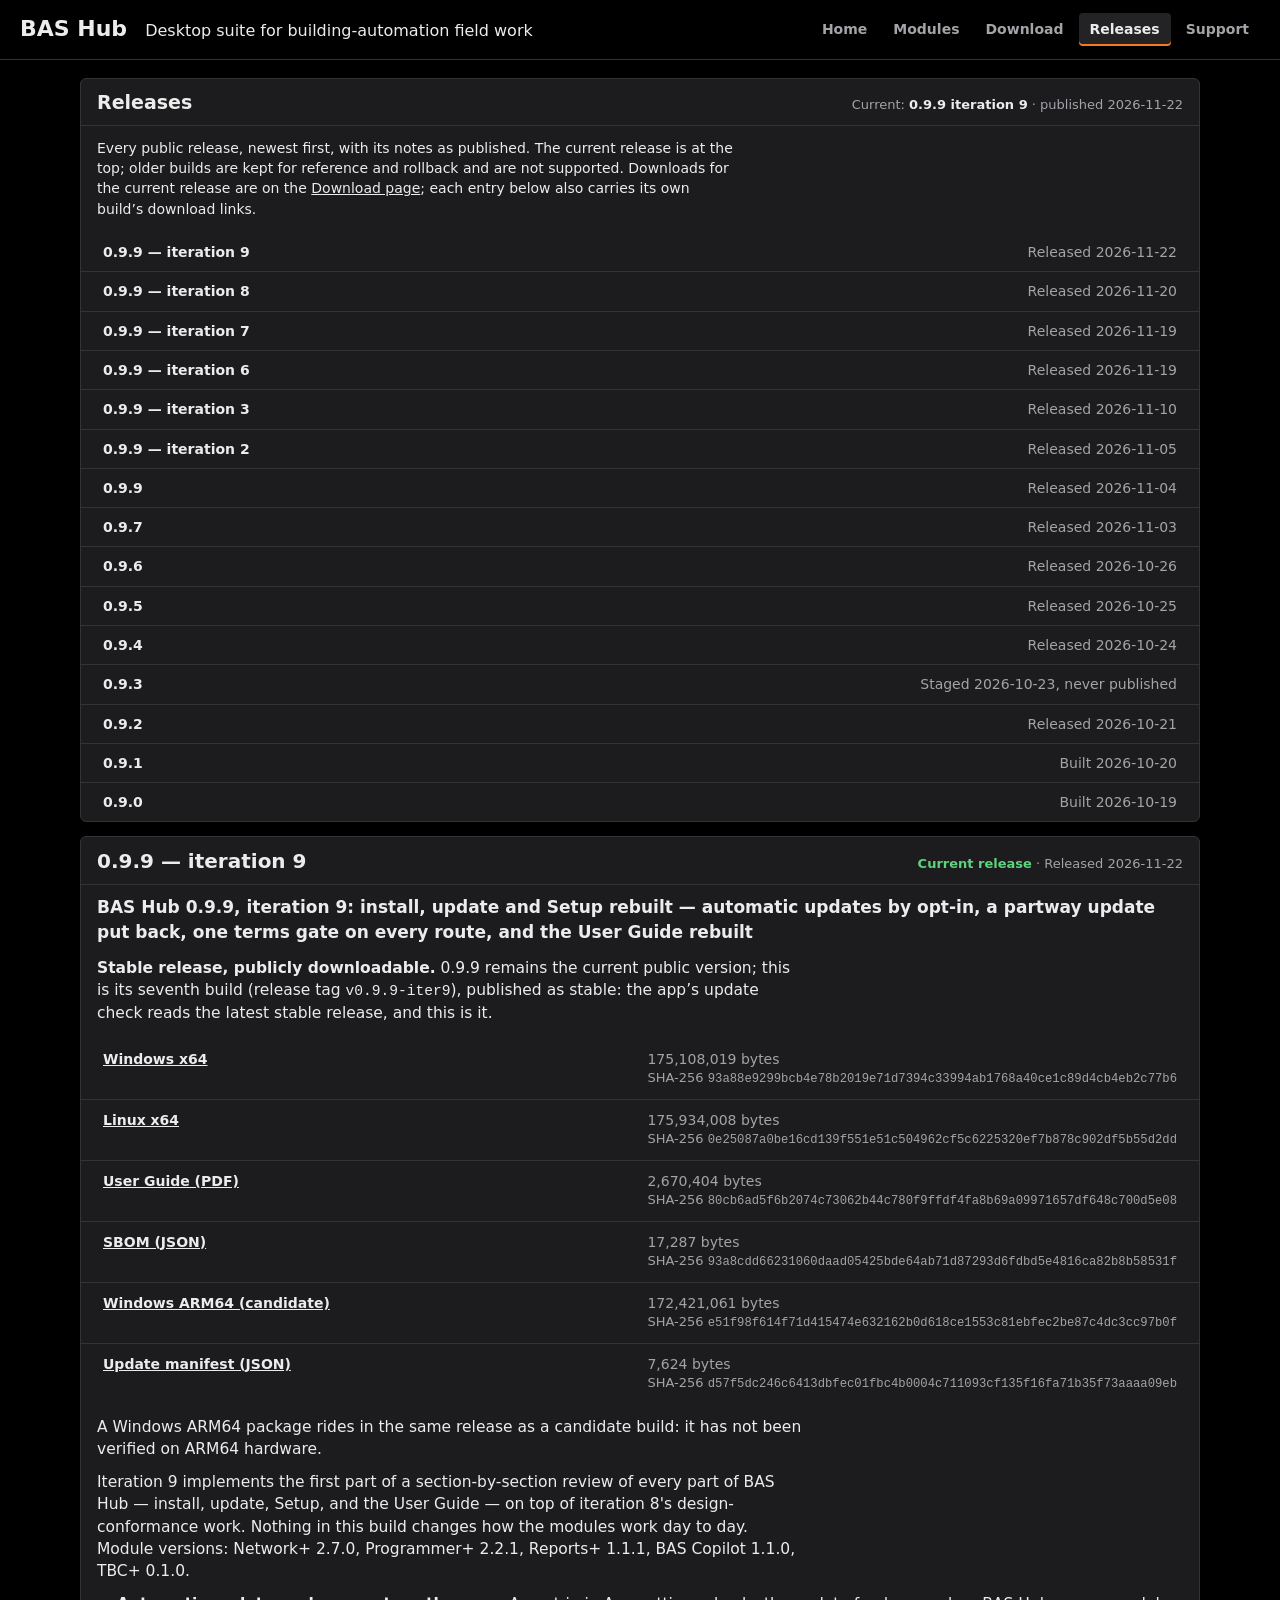
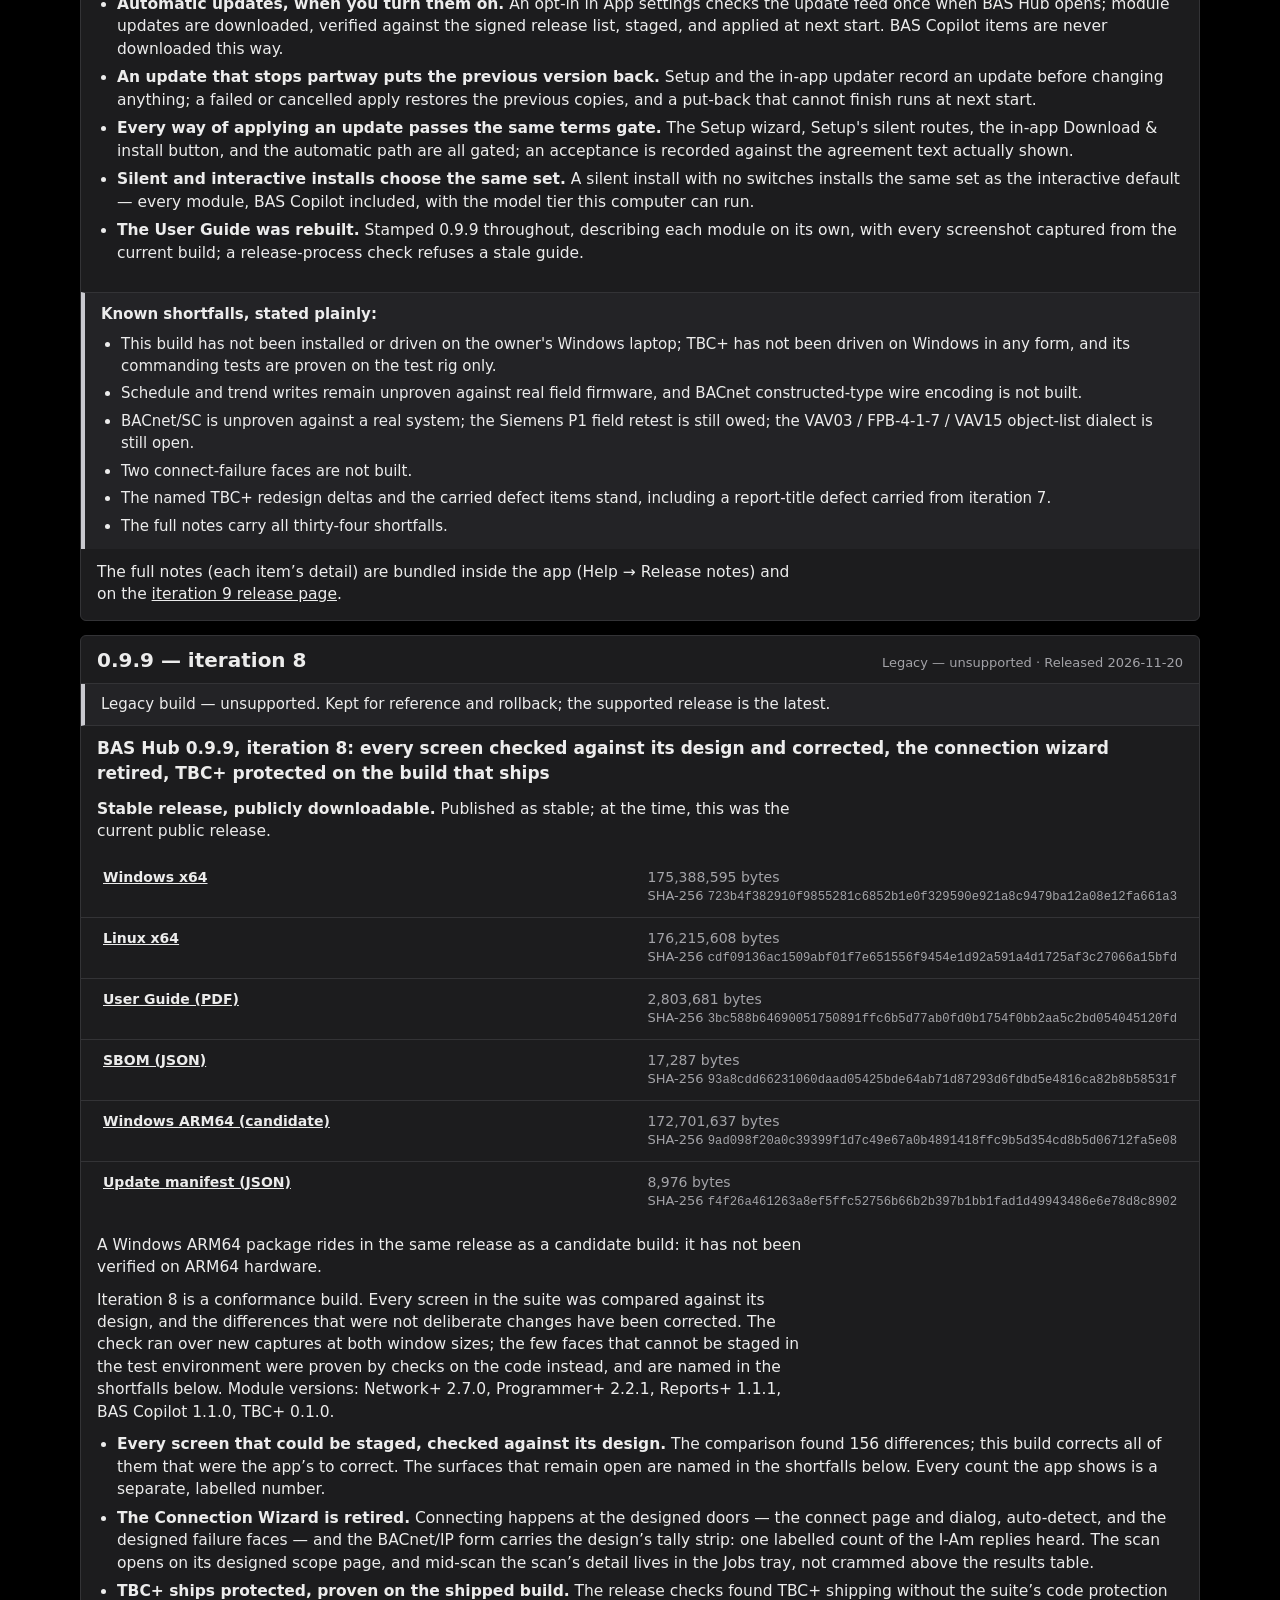
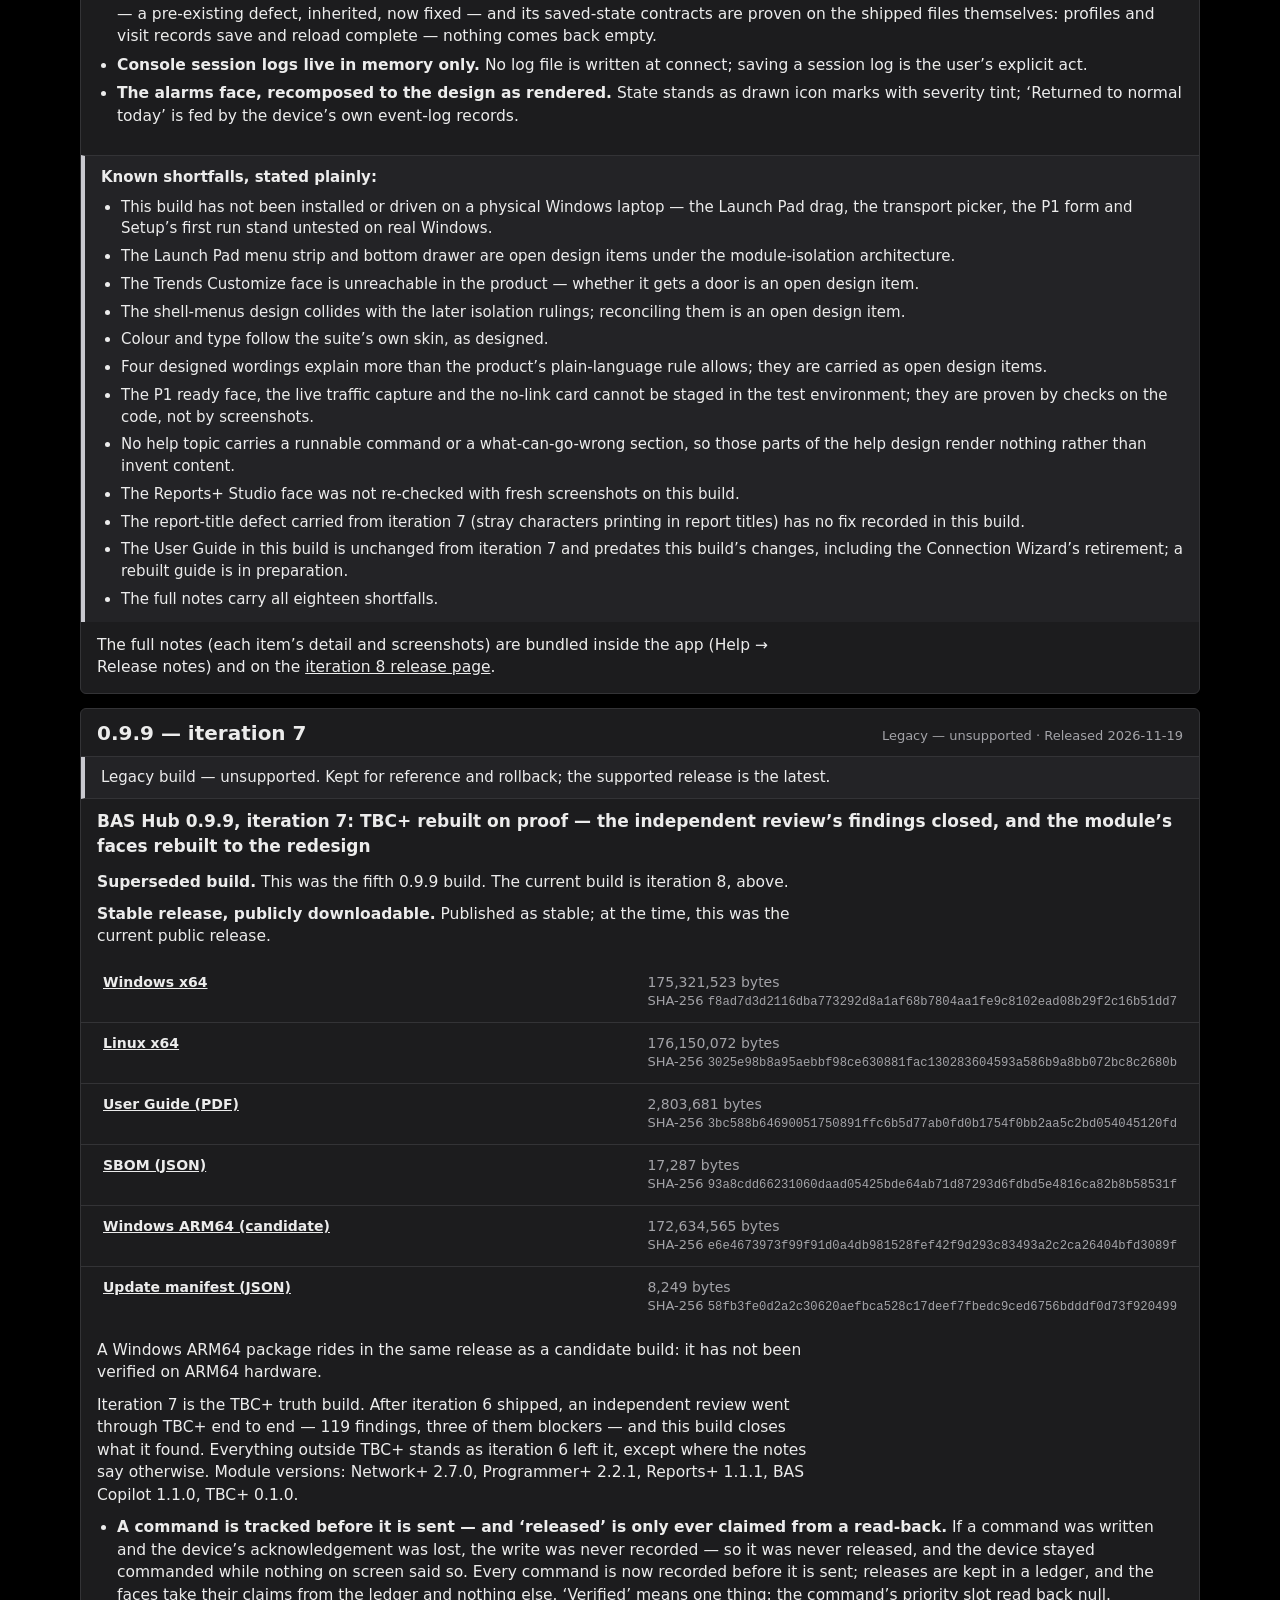
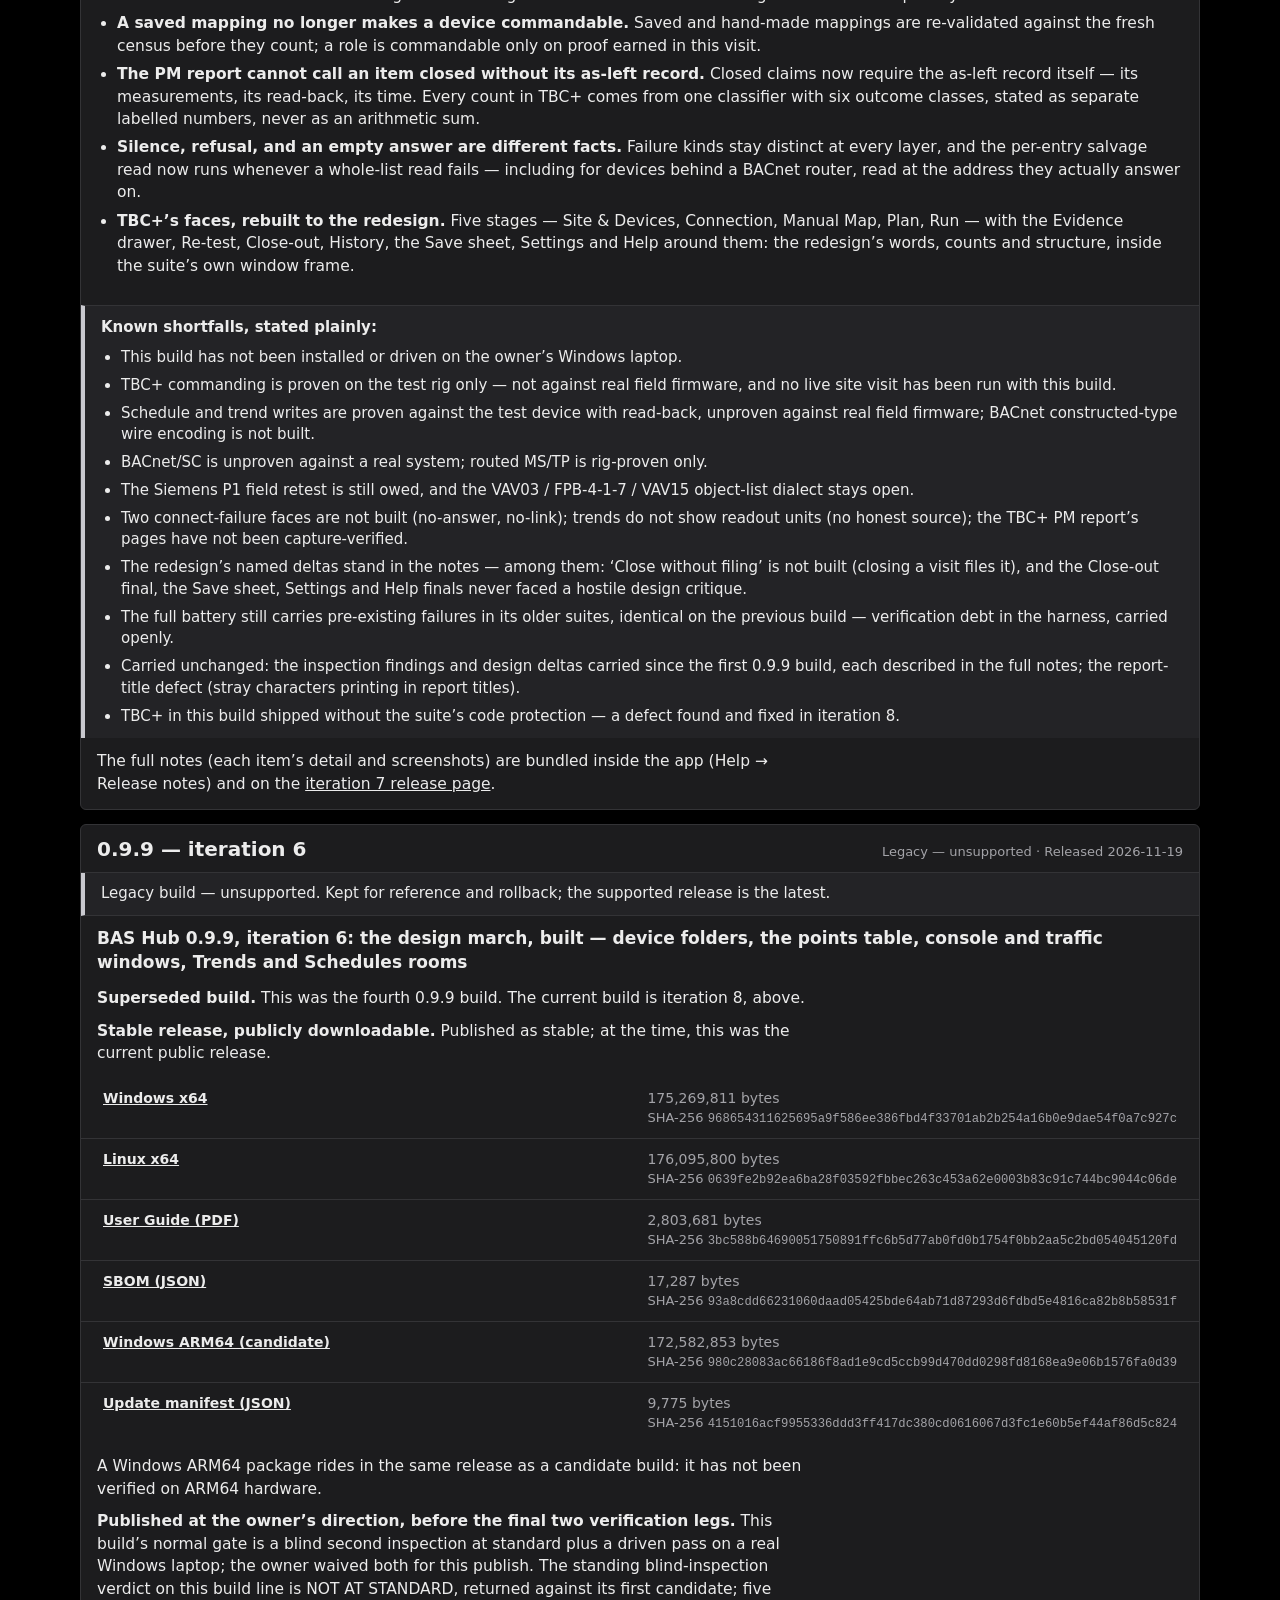
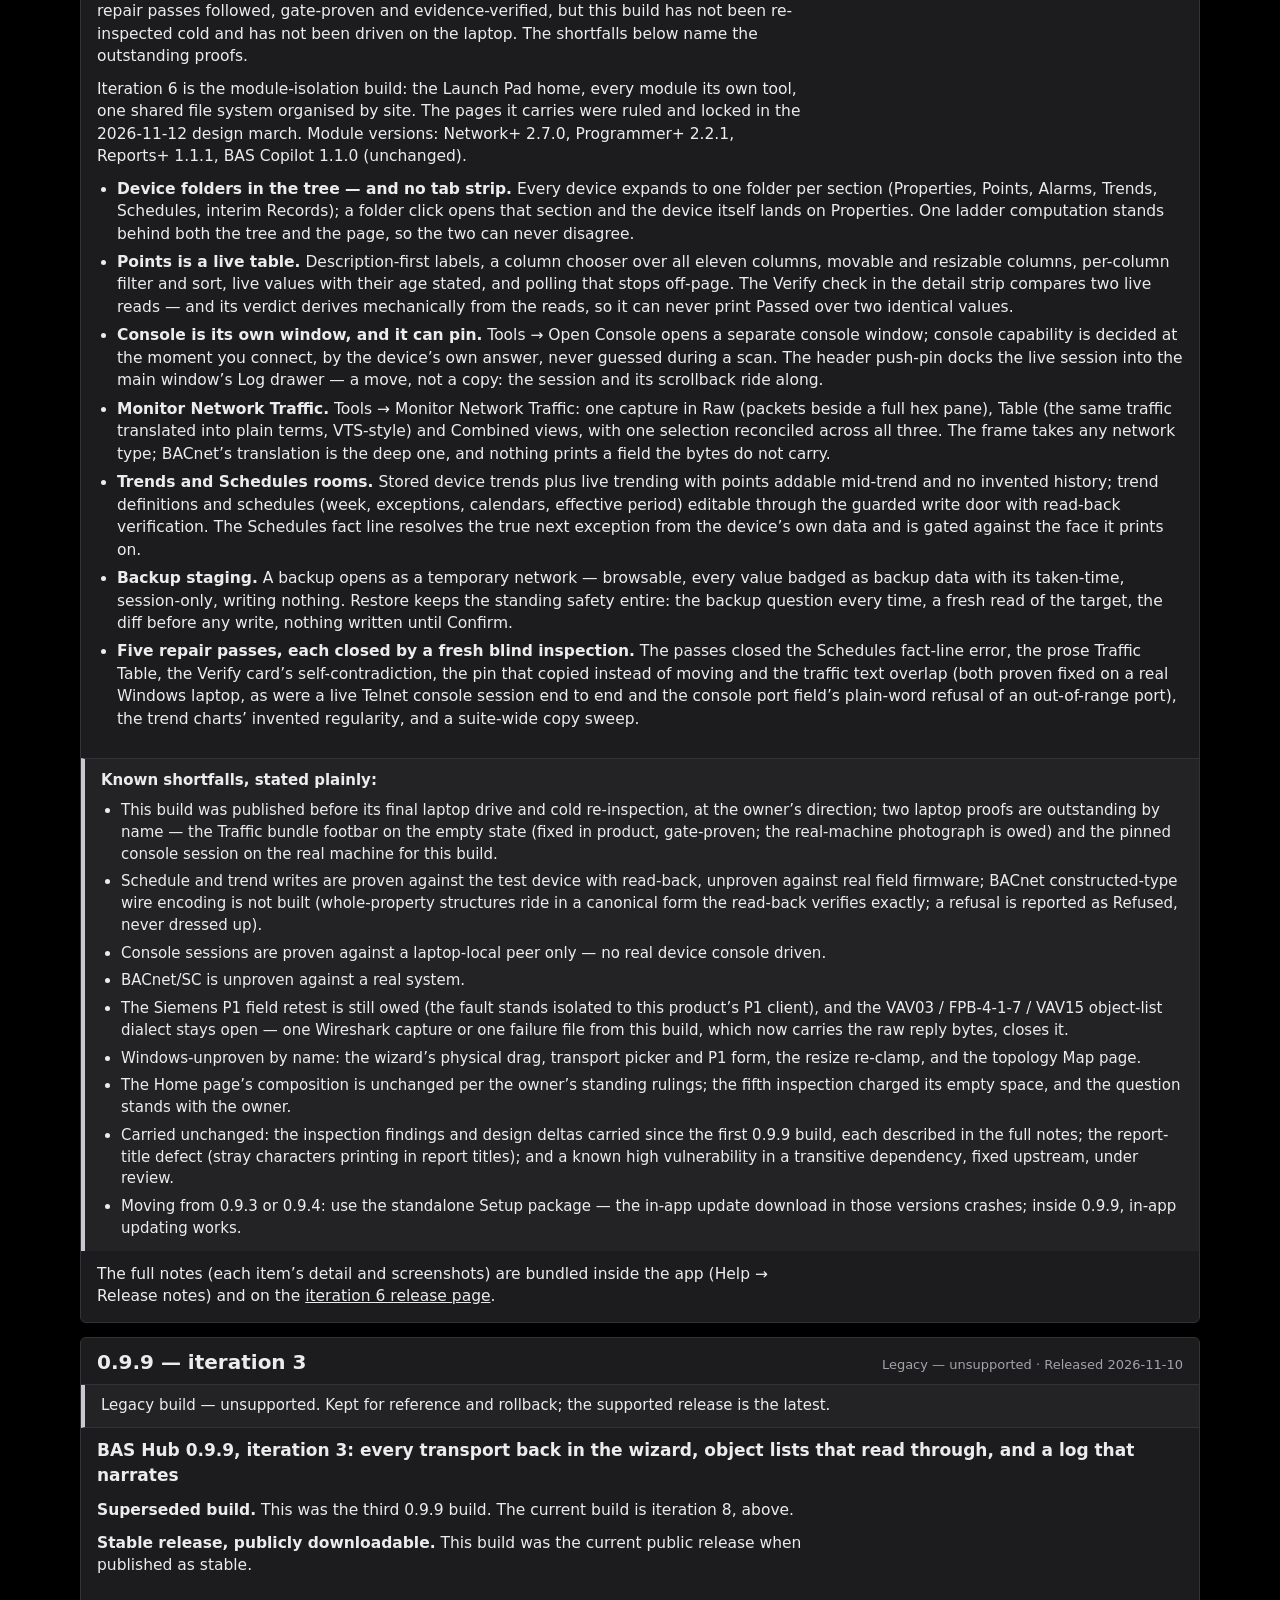
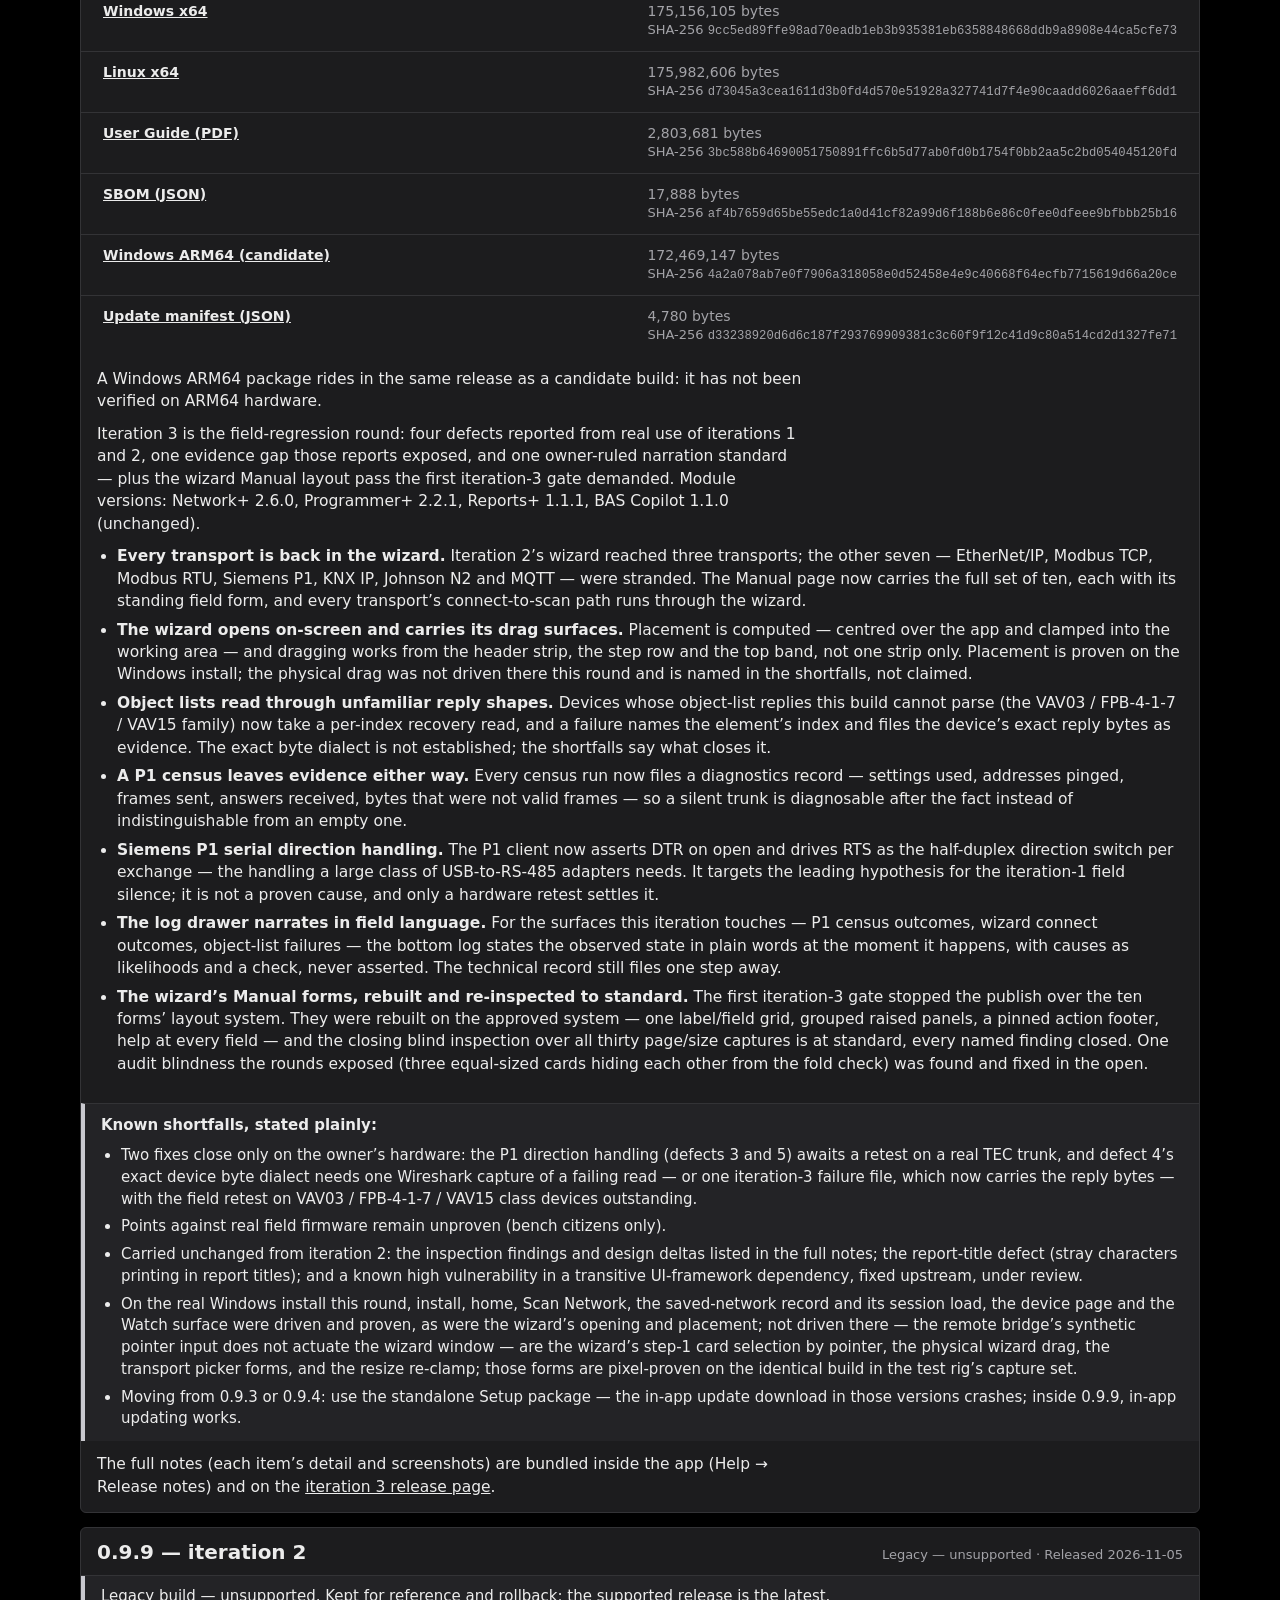
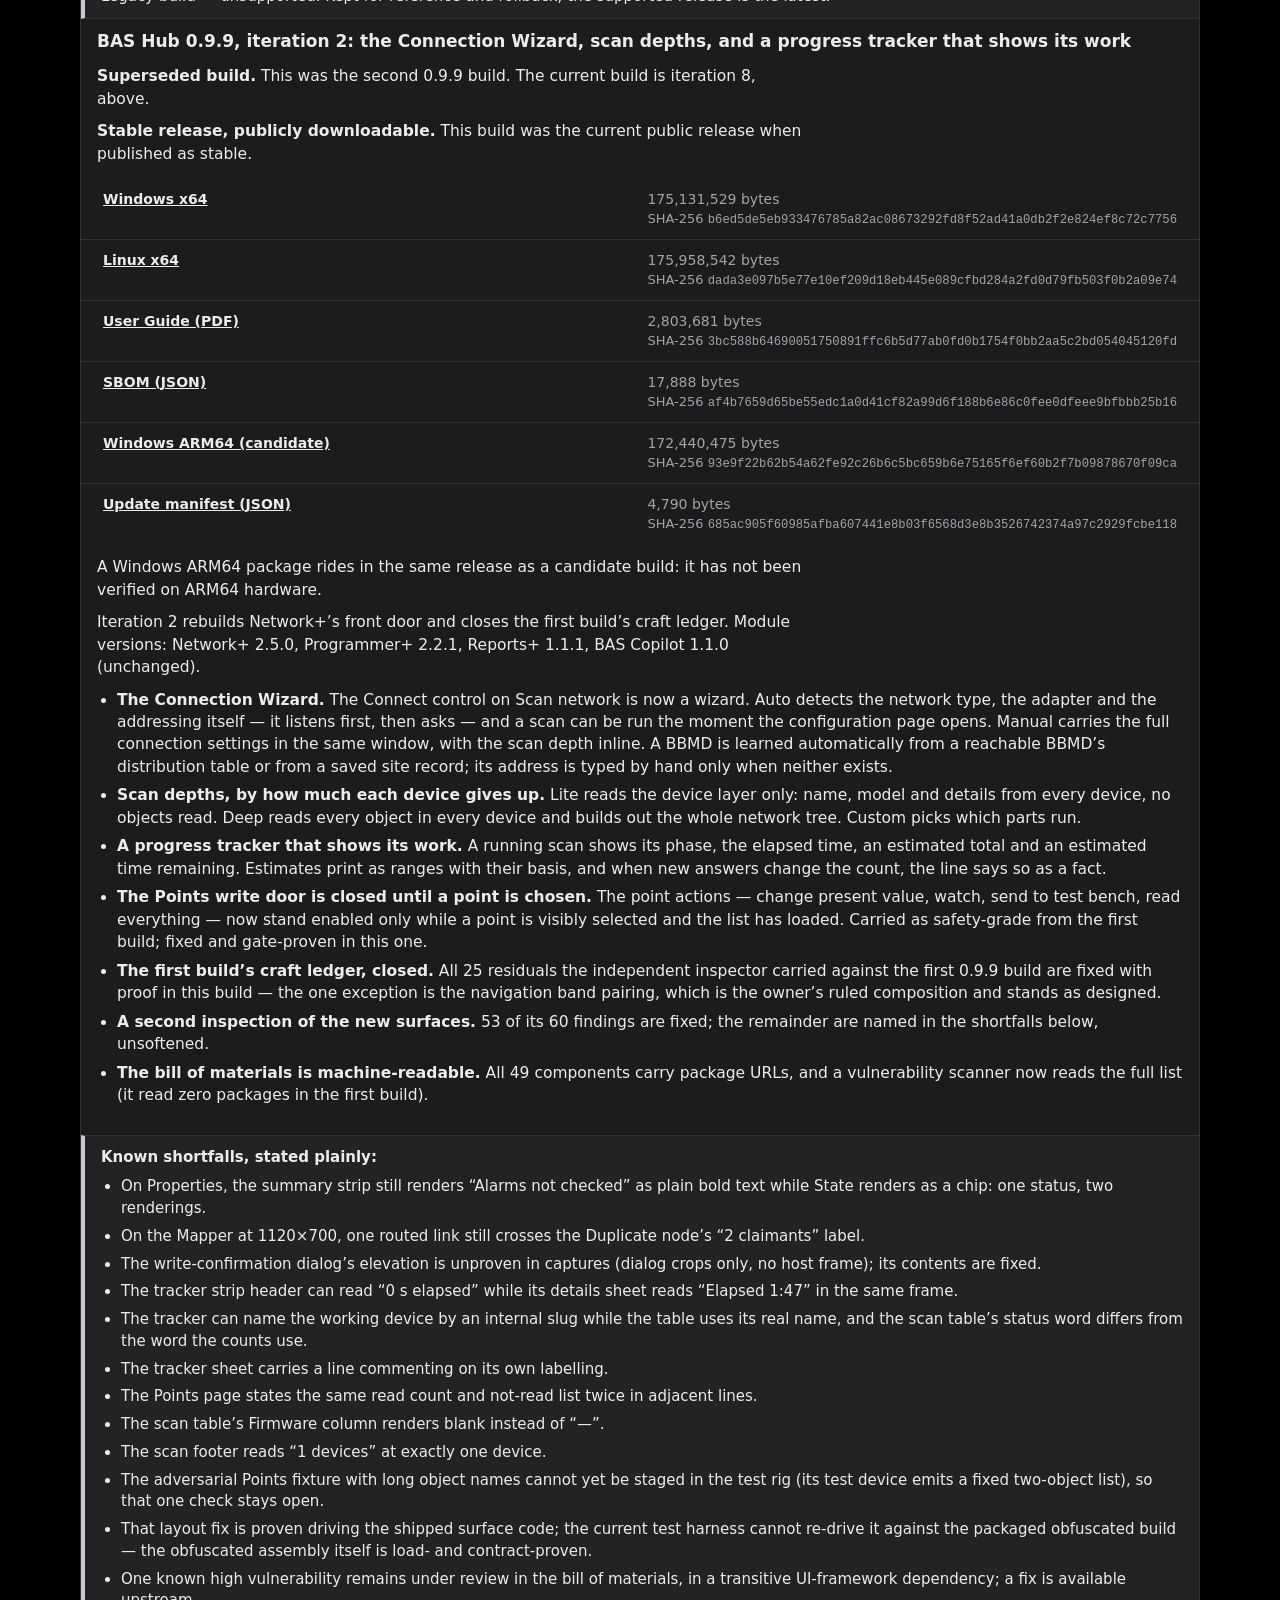
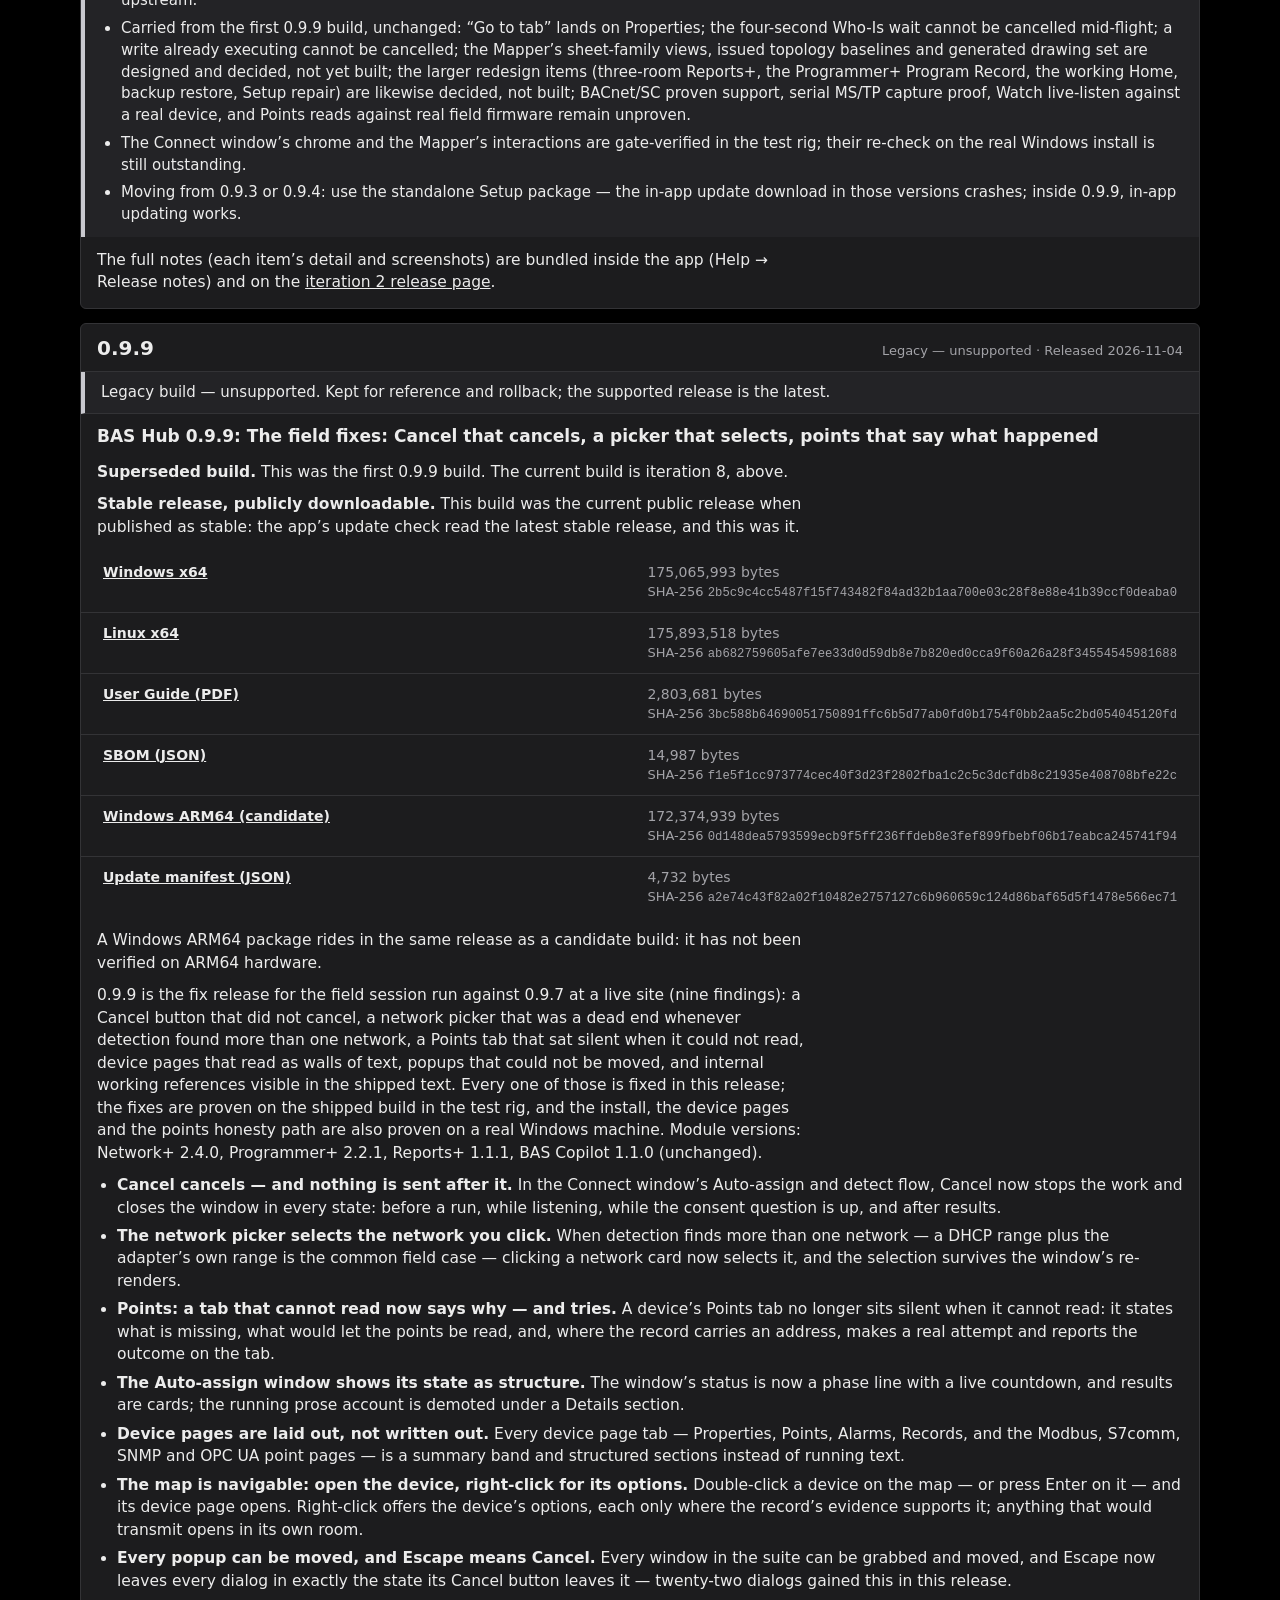
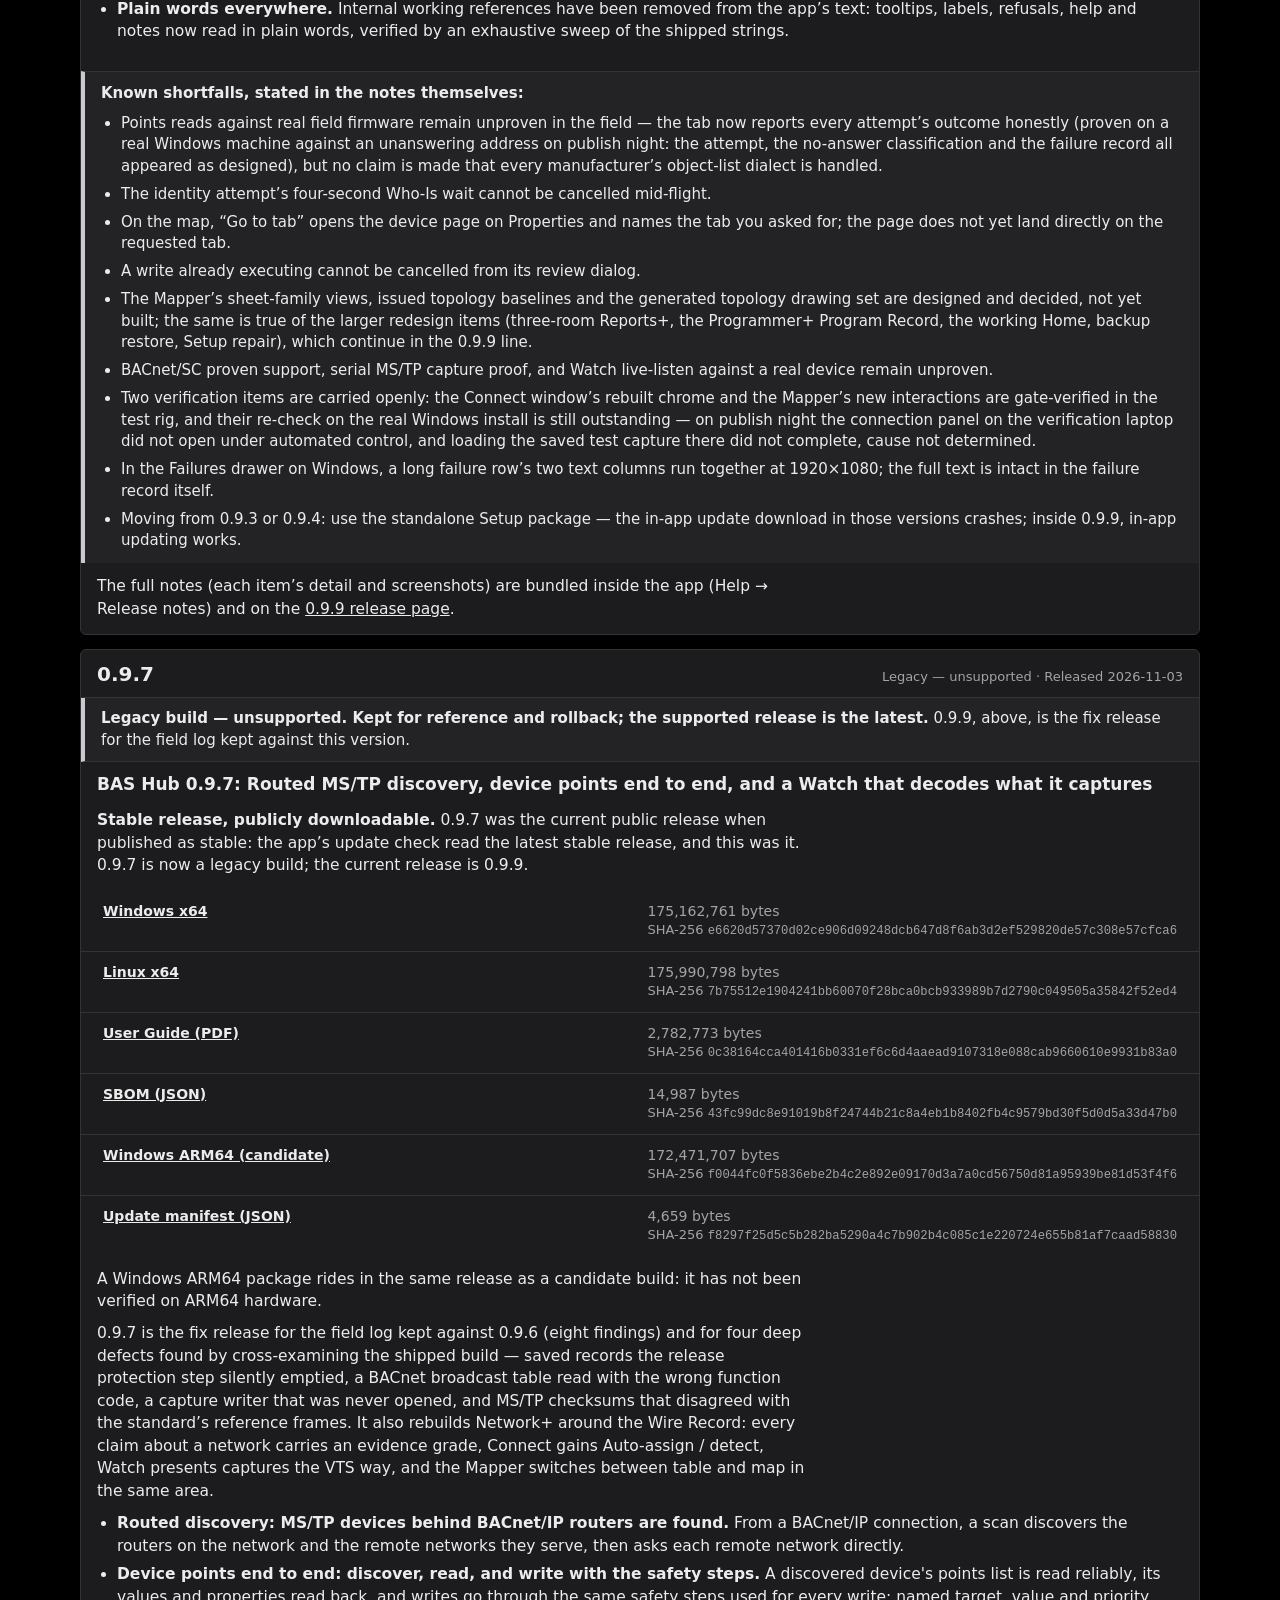
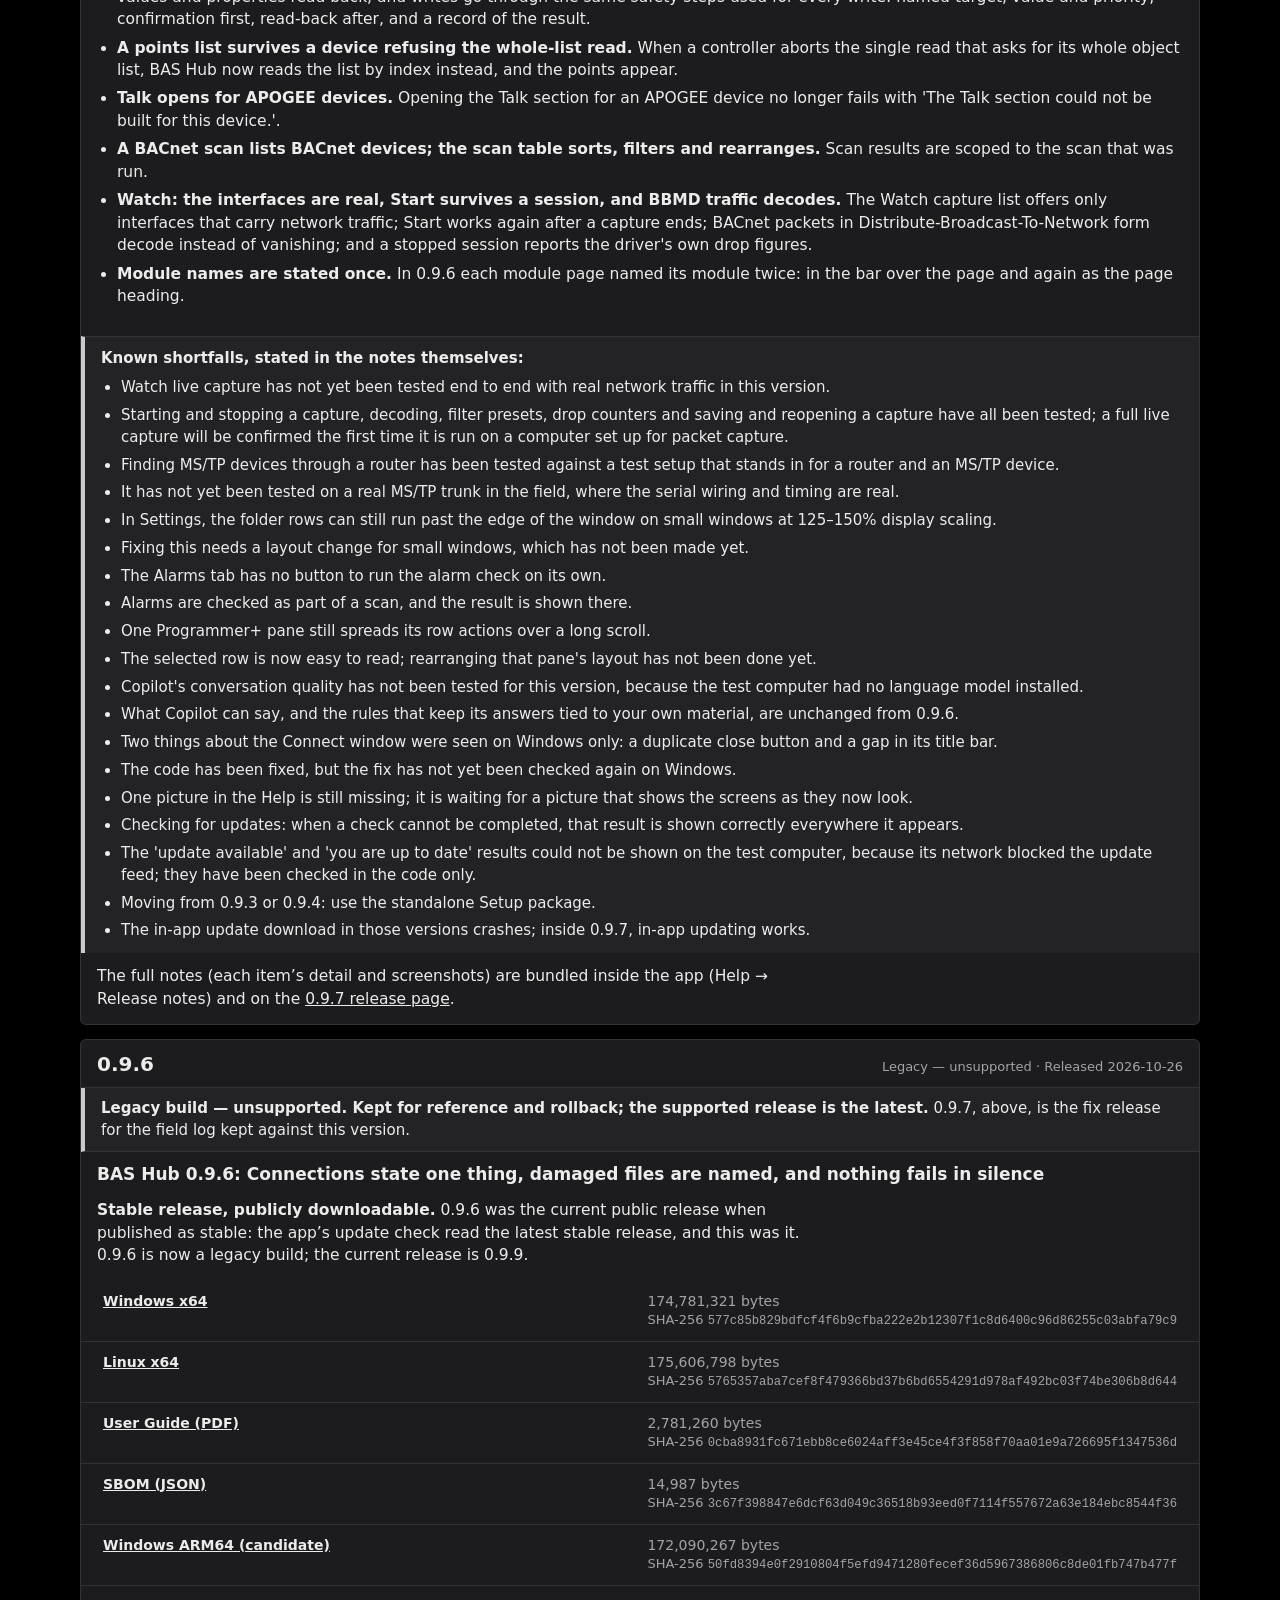
<file: releases.html>
<!DOCTYPE html>
<html lang="en">
<head>
<meta charset="utf-8">
<meta name="viewport" content="width=device-width, initial-scale=1">
<title>Releases — BAS Hub</title>
<meta name="description" content="Every BAS Hub release, with its notes as published.">
<link rel="icon" href="favicon.ico" sizes="any">
<style>
  :root {
    --bg: #000; --panel: #1c1c1e; --panel-2: #232326; --line: #333336;
    --text: #ececec; --muted: #a3a3a8;
    --accent: #f47a20; --accent-ink: #120800;
    --amber: #f2b33d; --amber-bg: #241c0c;
    --red: #ff6b5e; --red-bg: #2a1311;
    --ok: #5fd27e; --ok-bg: #102116;
    --cand: #c9c9cf;
    --radius: 6px; --gap: 20px;
    font-family: "Segoe UI Variable Text", "Segoe UI", system-ui, -apple-system, Roboto, "Helvetica Neue", Arial, sans-serif;
    font-size: 16px; line-height: 1.45; color: var(--text); background: var(--bg);
  }
  * { box-sizing: border-box; }
  html, body { margin: 0; background: var(--bg); }
  a { color: inherit; }
  p, ul, h1, h2 { margin: 0; }
  :focus-visible { outline: 2px solid #fff; outline-offset: 3px; border-radius: 3px; }
  .vh { position: absolute; width: 1px; height: 1px; overflow: hidden; clip: rect(0 0 0 0); white-space: nowrap; }
  .skip { position: absolute; left: 16px; top: -60px; background: var(--text); color: #000; padding: 8px 12px; z-index: 10; font-weight: 700; }
  .skip:focus { top: 8px; }
  svg { flex: none; }

  /* Site bar = identity: the wordmark is the page's H1, stated once */
  header.site { display: flex; align-items: center; justify-content: space-between; gap: 12px 24px; flex-wrap: wrap;
    min-height: 72px; padding: 10px 32px; border-bottom: 1px solid var(--line); }
  .id { display: flex; align-items: baseline; gap: 6px 18px; flex-wrap: wrap; }
  h1 { font-size: 26px; line-height: 1.1; font-weight: 700; }
  h1 a { text-decoration: none; }
  .desc { font-size: 18px; }
  nav ul { list-style: none; padding: 0; display: flex; flex-wrap: wrap; gap: 4px; }
  nav a { display: block; padding: 8px 14px; border-radius: 4px; text-decoration: none; color: var(--muted); font-weight: 600; }
  nav a:hover { color: var(--text); background: var(--panel); }
  nav a[aria-current="page"] { color: var(--text); background: var(--panel-2); box-shadow: inset 0 -2px 0 var(--accent); }

  main { padding: 28px 32px 32px; display: grid; grid-template-columns: minmax(0, 1.2fr) minmax(0, 1fr); gap: var(--gap); align-items: start; max-width: 1920px; }

  .panel { background: var(--panel); border: 1px solid var(--line); border-radius: var(--radius); }
  .head { display: flex; align-items: baseline; justify-content: space-between; gap: 6px 16px; flex-wrap: wrap; padding: 16px 22px 14px; border-bottom: 1px solid var(--line); }
  h2 { font-size: 22px; line-height: 1.2; font-weight: 700; }
  .meta { color: var(--muted); font-size: 15px; }
  .meta b { color: var(--text); font-weight: 600; }
  code, .mono { font-family: "Cascadia Mono", Consolas, Menlo, monospace; font-size: .94em; }

  /* Release status band: sits between the heading and the buttons, so it is read before any download */
  .status { display: flex; gap: 12px; padding: 14px 22px; border-bottom: 1px solid var(--line); border-left: 4px solid; }
  .status svg { width: 20px; height: 20px; margin-top: 2px; }
  .status .lead { font-weight: 700; }
  .status .sub { color: var(--muted); font-size: 15px; margin-top: 4px; }
  .status.warn { background: var(--amber-bg); border-left-color: var(--amber); }
  .status.warn svg, .status.warn .lead { color: var(--amber); }
  .status.bad { background: var(--red-bg); border-left-color: var(--red); }
  .status.bad svg, .status.bad .lead { color: var(--red); }
  .status.good { background: var(--ok-bg); border-left-color: var(--ok); }
  .status.good svg, .status.good .lead { color: var(--ok); }
  .status.plain { background: var(--panel-2); border-left-color: var(--cand); }
  .checks { list-style: none; padding: 0; margin-top: 8px; display: grid; grid-template-columns: max-content 1fr; gap: 4px 20px; }
  .checks li { display: contents; }
  .checks .r { font-weight: 600; }

  table { width: 100%; border-collapse: collapse; }
  th { text-align: left; font-size: 13px; font-weight: 600; color: var(--muted); padding: 12px 22px 8px; border-bottom: 1px solid var(--line); }
  td { padding: 14px 22px; border-bottom: 1px solid var(--line); vertical-align: middle; }
  tbody tr:last-child td { border-bottom: 0; }
  .plat { font-weight: 700; font-size: 17px; white-space: nowrap; }
  .def { display: block; margin-top: 4px; font-weight: 400; font-size: 14px; color: var(--muted); }
  .st { display: inline-flex; align-items: center; gap: 8px; font-weight: 600; white-space: nowrap; }
  .st svg { width: 16px; height: 16px; }
  .st.ovr { color: var(--amber); }
  .st.bad { color: var(--red); }
  .st.good { color: var(--ok); }
  .st.cand { color: var(--cand); border: 1px dashed var(--cand); border-radius: 4px; padding: 1px 9px; }
  .st.none { color: var(--muted); font-weight: 400; }
  td.act { text-align: right; width: 1%; white-space: nowrap; }
  .btn { display: inline-flex; align-items: center; gap: 10px; padding: 10px 18px; border-radius: 4px; font-weight: 700;
    text-decoration: none; white-space: nowrap; border: 1px solid transparent; }
  .btn svg { width: 16px; height: 16px; }
  .btn.primary { background: var(--accent); color: var(--accent-ink); }
  .btn.primary:hover { background: #ff8c37; }
  .btn.secondary { background: var(--panel-2); color: var(--text); border-color: #55555a; }
  .btn.secondary:hover { border-color: var(--text); }
  .foot { padding: 12px 22px 14px; color: var(--muted); font-size: 15px; border-top: 1px solid var(--line); }
  .foot a { color: var(--text); }
  .empty { padding: 22px; }
  .empty p + p { margin-top: 6px; color: var(--muted); }

  /* Suite: one panel, one list, one application */
  .mods { list-style: none; padding: 0; }
  .mods li { padding: 14px 22px; border-bottom: 1px solid var(--line); }
  .mh { display: flex; align-items: baseline; gap: 12px; }
  .mod { font-weight: 700; font-size: 17px; }
  .ver { font-family: "Cascadia Mono", Consolas, Menlo, monospace; font-size: 15px; color: var(--muted); }
  .ver.none { font-family: inherit; }
  .scope { margin-top: 3px; }
  .policy { display: flex; gap: 10px; align-items: flex-start; padding: 14px 22px 16px; }
  .policy svg { width: 18px; height: 18px; margin-top: 3px; color: var(--text); }

  /* 1366x768 class screens */
  @media (max-width: 1600px) {
    :root { font-size: 14px; --gap: 14px; }
    header.site { min-height: 60px; padding: 8px 20px; }
    h1 { font-size: 22px; } .desc { font-size: 16px; }
    nav a { padding: 6px 11px; }
    main { padding: 18px 20px 20px; }
    h2 { font-size: 19px; }
    .head { padding: 12px 16px 10px; }
    .meta, .status .sub, .foot { font-size: 13px; }
    .status { padding: 11px 16px; }
    th { font-size: 12px; padding: 9px 16px 6px; }
    td { padding: 10px 16px; }
    .plat, .mod { font-size: 15px; } .def { font-size: 13px; } .ver { font-size: 13px; }
    .btn { padding: 8px 14px; }
    .foot { padding: 10px 16px 12px; }
    .mods li { padding: 10px 16px; }
    .policy { padding: 11px 16px 13px; }
  }
  /* Reflow (WCAG 1.4.10): single column, table rows become stacked blocks */
  @media (max-width: 900px) {
    header.site { padding: 10px 16px; }
    main { grid-template-columns: minmax(0, 1fr); padding: 14px 12px; }
    thead { position: absolute; width: 1px; height: 1px; overflow: hidden; clip: rect(0 0 0 0); }
    table, tbody, tr, td { display: block; width: auto; }
    tbody tr { padding: 12px 16px; border-bottom: 1px solid var(--line); }
    tbody tr:last-child { border-bottom: 0; }
    td { padding: 3px 0; border: 0; }
    td.act { text-align: left; padding-top: 8px; }
    .plat, .st { white-space: normal; }
  }

  /* Extensions for the pages beyond the home page: same tokens, same components.
     Added by the Section 5 build; the block above is the fix101 finals' CSS, verbatim. */
  main.single { grid-template-columns: minmax(0, 1fr); }
  /* Download files table: fixed layout with stated shares — auto layout
     starved the file column beside the nowrap button (measured 847/144/188
     in a 1,118px panel at 1920x1080, the table overflowing its panel). */
  table.dl { table-layout: fixed; }
  table.dl th:first-child, table.dl td:first-child { width: 26%; }
  table.dl th:last-child, table.dl td:last-child { width: 19%; }
  /* .plat is nowrap (finals' CSS, for the platform name); its .def child
     inherited that, so the one long def (Windows ARM64) painted across
     the row instead of wrapping — measured scrollW 825 in a 291px cell. */
  td.plat .def { white-space: normal; }
  main.single .panel, main.single .entry { max-width: 1120px; width: 100%; margin-inline: auto; }
  .stack { display: grid; gap: var(--gap); }
  footer.site { border-top: 1px solid var(--line); padding: 14px 32px 18px; color: var(--muted); font-size: 15px; max-width: 1920px; }
  .body { padding: 16px 22px 18px; }
  .body p + p { margin-top: 10px; }
  .body p.lede { font-size: 17px; }
  h3.sub { font-size: 17px; font-weight: 700; margin: 20px 0 6px; }
  .body h3.sub:first-child { margin-top: 0; }
  ul.list { list-style: none; padding: 0; }
  ul.list li { padding: 10px 22px; border-bottom: 1px solid var(--line); }
  ul.list li:last-child { border-bottom: 0; }
  ul.list .t { font-weight: 700; }
  ul.list .d { display: block; margin-top: 2px; color: var(--muted); font-size: 15px; }
  .faq { list-style: none; padding: 0; }
  .faq li { padding: 14px 22px; border-bottom: 1px solid var(--line); }
  .faq li:last-child { border-bottom: 0; }
  .faq .q { font-weight: 700; font-size: 17px; }
  .faq .a { margin-top: 4px; }
  .faq .a p + p { margin-top: 8px; }
  .file { display: block; font-weight: 400; font-size: 14px; color: var(--muted); margin-top: 4px; }
  .file code { color: var(--text); word-break: break-all; }
  .hash { display: block; font-size: 13px; color: var(--muted); margin-top: 2px; word-break: break-all; }
  .entry { background: var(--panel); border: 1px solid var(--line); border-radius: var(--radius); }
  .entry .head h3 { font-size: 20px; line-height: 1.2; font-weight: 700; margin: 0; }
  .entry .title { padding: 14px 22px 0; font-size: 17px; font-weight: 600; }
  .entry .body { font-size: 15.5px; }
  .entry ul.bl { margin: 10px 0 0; padding-left: 20px; }
  .entry ul.bl li { margin-top: 6px; }
  .entry .status { border-bottom: 0; border-top: 1px solid var(--line); margin-top: 14px; }
  .entry .status p { font-size: 15px; }
  .banner { padding: 12px 22px; background: var(--panel-2); border-bottom: 1px solid var(--line); border-left: 4px solid var(--cand); font-size: 15px; }
  form.f { padding: 16px 22px 18px; display: grid; gap: 14px; }
  form.f label { display: grid; gap: 6px; font-weight: 600; font-size: 15px; }
  form.f input[type="text"], form.f textarea, form.f select {
    background: var(--panel-2); color: var(--text); border: 1px solid #8a8a90; border-radius: 4px;
    padding: 9px 12px; font: inherit; font-weight: 400; width: 100%; }
  form.f textarea { min-height: 110px; resize: vertical; }
  form.f .row { display: flex; gap: 12px; align-items: center; flex-wrap: wrap; }
  form.f .hint { color: var(--muted); font-size: 14px; font-weight: 400; }
  button.btn { font: inherit; cursor: pointer; }
  .doors { display: flex; gap: 12px; flex-wrap: wrap; padding: 16px 22px 18px; }
  td .rowbtn { text-align: right; }
  .catgroup td { background: var(--panel-2); font-weight: 700; font-size: 15px; padding-top: 10px; padding-bottom: 10px; }
  ul.mods.hub li { display: flex; align-items: center; justify-content: space-between; gap: 16px; }
  ul.mods.hub .open { flex: none; }
  body { display: flex; flex-direction: column; min-height: 100vh; }
  main { flex: 1 0 auto; width: 100%; margin-inline: auto; }
  .body p, .faq .a p { max-width: 72ch; }
  main.single .panel.narrow { max-width: 560px; }
  .files { list-style: none; padding: 0; }
  .files li { padding: 10px 22px; border-bottom: 1px solid var(--line); display: flex; justify-content: space-between; align-items: baseline; gap: 8px 24px; flex-wrap: wrap; }
  .files li:last-child { border-bottom: 0; }
  .files .fl { font-weight: 600; }
  .files .fm { color: var(--muted); font-size: 14px; }
  .files .fh { display: block; color: var(--muted); font-size: 13px; word-break: break-all; }
  .entry .status ul { margin: 8px 0 0; padding-left: 20px; }
  .entry .status li { margin-top: 6px; font-size: 15px; }
  .entry .status li:first-child { margin-top: 0; }
  .toc { list-style: none; padding: 0; }
  .toc li { padding: 9px 22px; border-bottom: 1px solid var(--line); display: flex; justify-content: space-between; gap: 16px; flex-wrap: wrap; }
  .toc li:last-child { border-bottom: 0; }
  .toc a { font-weight: 600; text-decoration: none; }
  .toc a:hover { text-decoration: underline; }
  .toc .d { color: var(--muted); font-size: 14px; }
  .fam { font-weight: 700; font-size: 15px; }
  @media (max-width: 900px) {
    .proofcell::before { content: "Proof: "; font-weight: 600; color: var(--muted); }
  }
  @media (max-width: 1600px) {
    footer.site { padding: 12px 20px 14px; font-size: 13px; }
    .body { padding: 12px 16px 14px; }
    ul.list li, .faq li { padding: 10px 16px; }
    .entry .title { padding: 10px 16px 0; }
    .banner { padding: 10px 16px; }
    form.f { padding: 12px 16px 14px; }
    .doors { padding: 12px 16px 14px; }
  }
  @media (max-width: 900px) {
    footer.site { padding: 12px 16px; }
  }
</style>
</head>
<body>
<a class="skip" href="#main">Skip to main content</a>

<header class="site">
  <div class="id">
    <h1><a href="index.html">BAS Hub</a></h1>
    <p class="desc">Desktop suite for building-automation field work</p>
  </div>
  <nav aria-label="Site">
    <ul>
      <li><a href="index.html">Home</a></li>
      <li><a href="modules.html">Modules</a></li>
      <li><a href="download.html">Download</a></li>
      <li><a href="releases.html" aria-current="page">Releases</a></li>
      <li><a href="support.html">Support</a></li>
    </ul>
  </nav>
</header>

<main class="single" id="main">
 <div class="stack">
  <section class="panel" aria-labelledby="rel-h">
    <div class="head">
      <h2 id="rel-h">Releases</h2>
      <span class="meta">Current: <b>0.9.9 iteration 9</b> · published 2026-11-22</span>
    </div>
    <div class="body">
      <p>Every public release, newest first, with its notes as published. The current release is at the top; older builds are kept for reference and rollback and are not supported. Downloads for the current release are on the <a href="download.html">Download page</a>; each entry below also carries its own build’s download links.</p>
    </div>
    <ul class="toc">
      <li><a href="#entry-0">0.9.9 — iteration 9</a><span class="d">Released 2026-11-22</span></li>
      <li><a href="#entry-1">0.9.9 — iteration 8</a><span class="d">Released 2026-11-20</span></li>
      <li><a href="#entry-2">0.9.9 — iteration 7</a><span class="d">Released 2026-11-19</span></li>
      <li><a href="#entry-3">0.9.9 — iteration 6</a><span class="d">Released 2026-11-19</span></li>
      <li><a href="#entry-4">0.9.9 — iteration 3</a><span class="d">Released 2026-11-10</span></li>
      <li><a href="#entry-5">0.9.9 — iteration 2</a><span class="d">Released 2026-11-05</span></li>
      <li><a href="#entry-6">0.9.9</a><span class="d">Released 2026-11-04</span></li>
      <li><a href="#entry-7">0.9.7</a><span class="d">Released 2026-11-03</span></li>
      <li><a href="#entry-8">0.9.6</a><span class="d">Released 2026-10-26</span></li>
      <li><a href="#entry-9">0.9.5</a><span class="d">Released 2026-10-25</span></li>
      <li><a href="#entry-10">0.9.4</a><span class="d">Released 2026-10-24</span></li>
      <li><a href="#entry-11">0.9.3</a><span class="d">Staged 2026-10-23, never published</span></li>
      <li><a href="#entry-12">0.9.2</a><span class="d">Released 2026-10-21</span></li>
      <li><a href="#entry-13">0.9.1</a><span class="d">Built 2026-10-20</span></li>
      <li><a href="#entry-14">0.9.0</a><span class="d">Built 2026-10-19</span></li>
    </ul>
  </section>
  <article class="entry" id="entry-0" aria-label="0.9.9 — iteration 9">
    <div class="head"><h3>0.9.9 — iteration 9</h3><span class="meta"><span class="st good">Current release</span> · Released 2026-11-22</span></div>
    <p class="title">BAS Hub 0.9.9, iteration 9: install, update and Setup rebuilt — automatic updates by opt-in, a partway update put back, one terms gate on every route, and the User Guide rebuilt</p>
    <div class="body">
      <p><strong>Stable release, publicly downloadable.</strong> 0.9.9 remains the current public version; this is its seventh build (release tag <code>v0.9.9-iter9</code>), published as stable: the app’s update check reads the latest stable release, and this is it.</p>
    </div>
    <ul class="files">
        <li><span class="fl"><a href="https://github.com/JacobHamrac/bas-hub-releases/releases/download/v0.9.9-iter9/BAS-Hub-Setup-Windows-x64.exe">Windows x64</a></span><span class="fm">175,108,019 bytes<span class="fh">SHA-256 <code>93a88e9299bcb4e78b2019e71d7394c33994ab1768a40ce1c89d4cb4eb2c77b6</code></span></span></li>
        <li><span class="fl"><a href="https://github.com/JacobHamrac/bas-hub-releases/releases/download/v0.9.9-iter9/BAS-Hub-Setup-Linux-x64">Linux x64</a></span><span class="fm">175,934,008 bytes<span class="fh">SHA-256 <code>0e25087a0be16cd139f551e51c504962cf5c6225320ef7b878c902df5b55d2dd</code></span></span></li>
        <li><span class="fl"><a href="https://github.com/JacobHamrac/bas-hub-releases/releases/download/v0.9.9-iter9/BAS-Hub-User-Guide-0.9.9.pdf">User Guide (PDF)</a></span><span class="fm">2,670,404 bytes<span class="fh">SHA-256 <code>80cb6ad5f6b2074c73062b44c780f9ffdf4fa8b69a09971657df648c700d5e08</code></span></span></li>
        <li><span class="fl"><a href="https://github.com/JacobHamrac/bas-hub-releases/releases/download/v0.9.9-iter9/SBOM.json">SBOM (JSON)</a></span><span class="fm">17,287 bytes<span class="fh">SHA-256 <code>93a8cdd66231060daad05425bde64ab71d87293d6fdbd5e4816ca82b8b58531f</code></span></span></li>
        <li><span class="fl"><a href="https://github.com/JacobHamrac/bas-hub-releases/releases/download/v0.9.9-iter9/BAS-Hub-Setup-Windows-ARM64.exe">Windows ARM64 (candidate)</a></span><span class="fm">172,421,061 bytes<span class="fh">SHA-256 <code>e51f98f614f71d415474e632162b0d618ce1553c81ebfec2be87c4dc3cc97b0f</code></span></span></li>
        <li><span class="fl"><a href="https://github.com/JacobHamrac/bas-hub-releases/releases/download/v0.9.9-iter9/update-manifest.json">Update manifest (JSON)</a></span><span class="fm">7,624 bytes<span class="fh">SHA-256 <code>d57f5dc246c6413dbfec01fbc4b0004c711093cf135f16fa71b35f73aaaa09eb</code></span></span></li>
    </ul>
    <div class="body">
      <p>A Windows ARM64 package rides in the same release as a candidate build: it has not been verified on ARM64 hardware.</p>
      <p>Iteration 9 implements the first part of a section-by-section review of every part of BAS Hub — install, update, Setup, and the User Guide — on top of iteration 8&#x27;s design-conformance work. Nothing in this build changes how the modules work day to day. Module versions: Network+ 2.7.0, Programmer+ 2.2.1, Reports+ 1.1.1, BAS Copilot 1.1.0, TBC+ 0.1.0.</p>
      <ul class="bl">
        <li><strong>Automatic updates, when you turn them on.</strong> An opt-in in App settings checks the update feed once when BAS Hub opens; module updates are downloaded, verified against the signed release list, staged, and applied at next start. BAS Copilot items are never downloaded this way.</li>
        <li><strong>An update that stops partway puts the previous version back.</strong> Setup and the in-app updater record an update before changing anything; a failed or cancelled apply restores the previous copies, and a put-back that cannot finish runs at next start.</li>
        <li><strong>Every way of applying an update passes the same terms gate.</strong> The Setup wizard, Setup&#x27;s silent routes, the in-app Download &amp; install button, and the automatic path are all gated; an acceptance is recorded against the agreement text actually shown.</li>
        <li><strong>Silent and interactive installs choose the same set.</strong> A silent install with no switches installs the same set as the interactive default — every module, BAS Copilot included, with the model tier this computer can run.</li>
        <li><strong>The User Guide was rebuilt.</strong> Stamped 0.9.9 throughout, describing each module on its own, with every screenshot captured from the current build; a release-process check refuses a stale guide.</li>
      </ul>
    </div>
    <div class="status plain" role="note"><div><p><strong>Known shortfalls, stated plainly:</strong></p>
        <ul>
          <li>This build has not been installed or driven on the owner&#x27;s Windows laptop; TBC+ has not been driven on Windows in any form, and its commanding tests are proven on the test rig only.</li>
          <li>Schedule and trend writes remain unproven against real field firmware, and BACnet constructed-type wire encoding is not built.</li>
          <li>BACnet/SC is unproven against a real system; the Siemens P1 field retest is still owed; the VAV03 / FPB-4-1-7 / VAV15 object-list dialect is still open.</li>
          <li>Two connect-failure faces are not built.</li>
          <li>The named TBC+ redesign deltas and the carried defect items stand, including a report-title defect carried from iteration 7.</li>
          <li>The full notes carry all thirty-four shortfalls.</li>
        </ul></div></div>
    <div class="body">
      <p>The full notes (each item’s detail) are bundled inside the app (Help → Release notes) and on the <a href="https://github.com/JacobHamrac/bas-hub-releases/releases/tag/v0.9.9-iter9">iteration 9 release page</a>.</p>
    </div>
  </article>
  <article class="entry" id="entry-1" aria-label="0.9.9 — iteration 8">
    <div class="head"><h3>0.9.9 — iteration 8</h3><span class="meta"><span class="st none">Legacy — unsupported</span> · Released 2026-11-20</span></div>
    <div class="banner">Legacy build — unsupported. Kept for reference and rollback; the supported release is the latest.</div>
    <p class="title">BAS Hub 0.9.9, iteration 8: every screen checked against its design and corrected, the connection wizard retired, TBC+ protected on the build that ships</p>
    <div class="body">
      <p><strong>Stable release, publicly downloadable.</strong> Published as stable; at the time, this was the current public release.</p>
    </div>
    <ul class="files">
        <li><span class="fl"><a href="https://github.com/JacobHamrac/bas-hub-releases/releases/download/v0.9.9-iter8/BAS-Hub-Setup-Windows-x64.exe">Windows x64</a></span><span class="fm">175,388,595 bytes<span class="fh">SHA-256 <code>723b4f382910f9855281c6852b1e0f329590e921a8c9479ba12a08e12fa661a3</code></span></span></li>
        <li><span class="fl"><a href="https://github.com/JacobHamrac/bas-hub-releases/releases/download/v0.9.9-iter8/BAS-Hub-Setup-Linux-x64">Linux x64</a></span><span class="fm">176,215,608 bytes<span class="fh">SHA-256 <code>cdf09136ac1509abf01f7e651556f9454e1d92a591a4d1725af3c27066a15bfd</code></span></span></li>
        <li><span class="fl"><a href="https://github.com/JacobHamrac/bas-hub-releases/releases/download/v0.9.9-iter8/BAS-Hub-User-Guide-0.9.9.pdf">User Guide (PDF)</a></span><span class="fm">2,803,681 bytes<span class="fh">SHA-256 <code>3bc588b64690051750891ffc6b5d77ab0fd0b1754f0bb2aa5c2bd054045120fd</code></span></span></li>
        <li><span class="fl"><a href="https://github.com/JacobHamrac/bas-hub-releases/releases/download/v0.9.9-iter8/SBOM.json">SBOM (JSON)</a></span><span class="fm">17,287 bytes<span class="fh">SHA-256 <code>93a8cdd66231060daad05425bde64ab71d87293d6fdbd5e4816ca82b8b58531f</code></span></span></li>
        <li><span class="fl"><a href="https://github.com/JacobHamrac/bas-hub-releases/releases/download/v0.9.9-iter8/BAS-Hub-Setup-Windows-ARM64.exe">Windows ARM64 (candidate)</a></span><span class="fm">172,701,637 bytes<span class="fh">SHA-256 <code>9ad098f20a0c39399f1d7c49e67a0b4891418ffc9b5d354cd8b5d06712fa5e08</code></span></span></li>
        <li><span class="fl"><a href="https://github.com/JacobHamrac/bas-hub-releases/releases/download/v0.9.9-iter8/update-manifest.json">Update manifest (JSON)</a></span><span class="fm">8,976 bytes<span class="fh">SHA-256 <code>f4f26a461263a8ef5ffc52756b66b2b397b1bb1fad1d49943486e6e78d8c8902</code></span></span></li>
    </ul>
    <div class="body">
      <p>A Windows ARM64 package rides in the same release as a candidate build: it has not been verified on ARM64 hardware.</p>
      <p>Iteration 8 is a conformance build. Every screen in the suite was compared against its design, and the differences that were not deliberate changes have been corrected. The check ran over new captures at both window sizes; the few faces that cannot be staged in the test environment were proven by checks on the code instead, and are named in the shortfalls below. Module versions: Network+ 2.7.0, Programmer+ 2.2.1, Reports+ 1.1.1, BAS Copilot 1.1.0, TBC+ 0.1.0.</p>
      <ul class="bl">
        <li><strong>Every screen that could be staged, checked against its design.</strong> The comparison found 156 differences; this build corrects all of them that were the app’s to correct. The surfaces that remain open are named in the shortfalls below. Every count the app shows is a separate, labelled number.</li>
        <li><strong>The Connection Wizard is retired.</strong> Connecting happens at the designed doors — the connect page and dialog, auto-detect, and the designed failure faces — and the BACnet/IP form carries the design’s tally strip: one labelled count of the I-Am replies heard. The scan opens on its designed scope page, and mid-scan the scan’s detail lives in the Jobs tray, not crammed above the results table.</li>
        <li><strong>TBC+ ships protected, proven on the shipped build.</strong> The release checks found TBC+ shipping without the suite’s code protection — a pre-existing defect, inherited, now fixed — and its saved-state contracts are proven on the shipped files themselves: profiles and visit records save and reload complete — nothing comes back empty.</li>
        <li><strong>Console session logs live in memory only.</strong> No log file is written at connect; saving a session log is the user’s explicit act.</li>
        <li><strong>The alarms face, recomposed to the design as rendered.</strong> State stands as drawn icon marks with severity tint; ‘Returned to normal today’ is fed by the device’s own event-log records.</li>
      </ul>
    </div>
    <div class="status plain" role="note"><div><p><strong>Known shortfalls, stated plainly:</strong></p>
        <ul>
          <li>This build has not been installed or driven on a physical Windows laptop — the Launch Pad drag, the transport picker, the P1 form and Setup’s first run stand untested on real Windows.</li>
          <li>The Launch Pad menu strip and bottom drawer are open design items under the module-isolation architecture.</li>
          <li>The Trends Customize face is unreachable in the product — whether it gets a door is an open design item.</li>
          <li>The shell-menus design collides with the later isolation rulings; reconciling them is an open design item.</li>
          <li>Colour and type follow the suite’s own skin, as designed.</li>
          <li>Four designed wordings explain more than the product’s plain-language rule allows; they are carried as open design items.</li>
          <li>The P1 ready face, the live traffic capture and the no-link card cannot be staged in the test environment; they are proven by checks on the code, not by screenshots.</li>
          <li>No help topic carries a runnable command or a what-can-go-wrong section, so those parts of the help design render nothing rather than invent content.</li>
          <li>The Reports+ Studio face was not re-checked with fresh screenshots on this build.</li>
          <li>The report-title defect carried from iteration 7 (stray characters printing in report titles) has no fix recorded in this build.</li>
          <li>The User Guide in this build is unchanged from iteration 7 and predates this build’s changes, including the Connection Wizard’s retirement; a rebuilt guide is in preparation.</li>
          <li>The full notes carry all eighteen shortfalls.</li>
        </ul></div></div>
    <div class="body">
      <p>The full notes (each item’s detail and screenshots) are bundled inside the app (Help → Release notes) and on the <a href="https://github.com/JacobHamrac/bas-hub-releases/releases/tag/v0.9.9-iter8">iteration 8 release page</a>.</p>
    </div>
  </article>
  <article class="entry" id="entry-2" aria-label="0.9.9 — iteration 7">
    <div class="head"><h3>0.9.9 — iteration 7</h3><span class="meta"><span class="st none">Legacy — unsupported</span> · Released 2026-11-19</span></div>
    <div class="banner">Legacy build — unsupported. Kept for reference and rollback; the supported release is the latest.</div>
    <p class="title">BAS Hub 0.9.9, iteration 7: TBC+ rebuilt on proof — the independent review’s findings closed, and the module’s faces rebuilt to the redesign</p>
    <div class="body">
      <p><strong>Superseded build.</strong> This was the fifth 0.9.9 build. The current build is iteration 8, above.</p>
      <p><strong>Stable release, publicly downloadable.</strong> Published as stable; at the time, this was the current public release.</p>
    </div>
    <ul class="files">
        <li><span class="fl"><a href="https://github.com/JacobHamrac/bas-hub-releases/releases/download/v0.9.9-iter7/BAS-Hub-Setup-Windows-x64.exe">Windows x64</a></span><span class="fm">175,321,523 bytes<span class="fh">SHA-256 <code>f8ad7d3d2116dba773292d8a1af68b7804aa1fe9c8102ead08b29f2c16b51dd7</code></span></span></li>
        <li><span class="fl"><a href="https://github.com/JacobHamrac/bas-hub-releases/releases/download/v0.9.9-iter7/BAS-Hub-Setup-Linux-x64">Linux x64</a></span><span class="fm">176,150,072 bytes<span class="fh">SHA-256 <code>3025e98b8a95aebbf98ce630881fac130283604593a586b9a8bb072bc8c2680b</code></span></span></li>
        <li><span class="fl"><a href="https://github.com/JacobHamrac/bas-hub-releases/releases/download/v0.9.9-iter7/BAS-Hub-User-Guide-0.9.9.pdf">User Guide (PDF)</a></span><span class="fm">2,803,681 bytes<span class="fh">SHA-256 <code>3bc588b64690051750891ffc6b5d77ab0fd0b1754f0bb2aa5c2bd054045120fd</code></span></span></li>
        <li><span class="fl"><a href="https://github.com/JacobHamrac/bas-hub-releases/releases/download/v0.9.9-iter7/SBOM.json">SBOM (JSON)</a></span><span class="fm">17,287 bytes<span class="fh">SHA-256 <code>93a8cdd66231060daad05425bde64ab71d87293d6fdbd5e4816ca82b8b58531f</code></span></span></li>
        <li><span class="fl"><a href="https://github.com/JacobHamrac/bas-hub-releases/releases/download/v0.9.9-iter7/BAS-Hub-Setup-Windows-ARM64.exe">Windows ARM64 (candidate)</a></span><span class="fm">172,634,565 bytes<span class="fh">SHA-256 <code>e6e4673973f99f91d0a4db981528fef42f9d293c83493a2c2ca26404bfd3089f</code></span></span></li>
        <li><span class="fl"><a href="https://github.com/JacobHamrac/bas-hub-releases/releases/download/v0.9.9-iter7/update-manifest.json">Update manifest (JSON)</a></span><span class="fm">8,249 bytes<span class="fh">SHA-256 <code>58fb3fe0d2a2c30620aefbca528c17deef7fbedc9ced6756bdddf0d73f920499</code></span></span></li>
    </ul>
    <div class="body">
      <p>A Windows ARM64 package rides in the same release as a candidate build: it has not been verified on ARM64 hardware.</p>
      <p>Iteration 7 is the TBC+ truth build. After iteration 6 shipped, an independent review went through TBC+ end to end — 119 findings, three of them blockers — and this build closes what it found. Everything outside TBC+ stands as iteration 6 left it, except where the notes say otherwise. Module versions: Network+ 2.7.0, Programmer+ 2.2.1, Reports+ 1.1.1, BAS Copilot 1.1.0, TBC+ 0.1.0.</p>
      <ul class="bl">
        <li><strong>A command is tracked before it is sent — and ‘released’ is only ever claimed from a read-back.</strong> If a command was written and the device’s acknowledgement was lost, the write was never recorded — so it was never released, and the device stayed commanded while nothing on screen said so. Every command is now recorded before it is sent; releases are kept in a ledger, and the faces take their claims from the ledger and nothing else. ‘Verified’ means one thing: the command’s priority slot read back null.</li>
        <li><strong>A saved mapping no longer makes a device commandable.</strong> Saved and hand-made mappings are re-validated against the fresh census before they count; a role is commandable only on proof earned in this visit.</li>
        <li><strong>The PM report cannot call an item closed without its as-left record.</strong> Closed claims now require the as-left record itself — its measurements, its read-back, its time. Every count in TBC+ comes from one classifier with six outcome classes, stated as separate labelled numbers, never as an arithmetic sum.</li>
        <li><strong>Silence, refusal, and an empty answer are different facts.</strong> Failure kinds stay distinct at every layer, and the per-entry salvage read now runs whenever a whole-list read fails — including for devices behind a BACnet router, read at the address they actually answer on.</li>
        <li><strong>TBC+’s faces, rebuilt to the redesign.</strong> Five stages — Site &amp; Devices, Connection, Manual Map, Plan, Run — with the Evidence drawer, Re-test, Close-out, History, the Save sheet, Settings and Help around them: the redesign’s words, counts and structure, inside the suite’s own window frame.</li>
      </ul>
    </div>
    <div class="status plain" role="note"><div><p><strong>Known shortfalls, stated plainly:</strong></p>
        <ul>
          <li>This build has not been installed or driven on the owner’s Windows laptop.</li>
          <li>TBC+ commanding is proven on the test rig only — not against real field firmware, and no live site visit has been run with this build.</li>
          <li>Schedule and trend writes are proven against the test device with read-back, unproven against real field firmware; BACnet constructed-type wire encoding is not built.</li>
          <li>BACnet/SC is unproven against a real system; routed MS/TP is rig-proven only.</li>
          <li>The Siemens P1 field retest is still owed, and the VAV03 / FPB-4-1-7 / VAV15 object-list dialect stays open.</li>
          <li>Two connect-failure faces are not built (no-answer, no-link); trends do not show readout units (no honest source); the TBC+ PM report’s pages have not been capture-verified.</li>
          <li>The redesign’s named deltas stand in the notes — among them: ‘Close without filing’ is not built (closing a visit files it), and the Close-out final, the Save sheet, Settings and Help finals never faced a hostile design critique.</li>
          <li>The full battery still carries pre-existing failures in its older suites, identical on the previous build — verification debt in the harness, carried openly.</li>
          <li>Carried unchanged: the inspection findings and design deltas carried since the first 0.9.9 build, each described in the full notes; the report-title defect (stray characters printing in report titles).</li>
          <li>TBC+ in this build shipped without the suite’s code protection — a defect found and fixed in iteration 8.</li>
        </ul></div></div>
    <div class="body">
      <p>The full notes (each item’s detail and screenshots) are bundled inside the app (Help → Release notes) and on the <a href="https://github.com/JacobHamrac/bas-hub-releases/releases/tag/v0.9.9-iter7">iteration 7 release page</a>.</p>
    </div>
  </article>
  <article class="entry" id="entry-3" aria-label="0.9.9 — iteration 6">
    <div class="head"><h3>0.9.9 — iteration 6</h3><span class="meta"><span class="st none">Legacy — unsupported</span> · Released 2026-11-19</span></div>
    <div class="banner">Legacy build — unsupported. Kept for reference and rollback; the supported release is the latest.</div>
    <p class="title">BAS Hub 0.9.9, iteration 6: the design march, built — device folders, the points table, console and traffic windows, Trends and Schedules rooms</p>
    <div class="body">
      <p><strong>Superseded build.</strong> This was the fourth 0.9.9 build. The current build is iteration 8, above.</p>
      <p><strong>Stable release, publicly downloadable.</strong> Published as stable; at the time, this was the current public release.</p>
    </div>
    <ul class="files">
        <li><span class="fl"><a href="https://github.com/JacobHamrac/bas-hub-releases/releases/download/v0.9.9-iter6/BAS-Hub-Setup-Windows-x64.exe">Windows x64</a></span><span class="fm">175,269,811 bytes<span class="fh">SHA-256 <code>968654311625695a9f586ee386fbd4f33701ab2b254a16b0e9dae54f0a7c927c</code></span></span></li>
        <li><span class="fl"><a href="https://github.com/JacobHamrac/bas-hub-releases/releases/download/v0.9.9-iter6/BAS-Hub-Setup-Linux-x64">Linux x64</a></span><span class="fm">176,095,800 bytes<span class="fh">SHA-256 <code>0639fe2b92ea6ba28f03592fbbec263c453a62e0003b83c91c744bc9044c06de</code></span></span></li>
        <li><span class="fl"><a href="https://github.com/JacobHamrac/bas-hub-releases/releases/download/v0.9.9-iter6/BAS-Hub-User-Guide-0.9.9.pdf">User Guide (PDF)</a></span><span class="fm">2,803,681 bytes<span class="fh">SHA-256 <code>3bc588b64690051750891ffc6b5d77ab0fd0b1754f0bb2aa5c2bd054045120fd</code></span></span></li>
        <li><span class="fl"><a href="https://github.com/JacobHamrac/bas-hub-releases/releases/download/v0.9.9-iter6/SBOM.json">SBOM (JSON)</a></span><span class="fm">17,287 bytes<span class="fh">SHA-256 <code>93a8cdd66231060daad05425bde64ab71d87293d6fdbd5e4816ca82b8b58531f</code></span></span></li>
        <li><span class="fl"><a href="https://github.com/JacobHamrac/bas-hub-releases/releases/download/v0.9.9-iter6/BAS-Hub-Setup-Windows-ARM64.exe">Windows ARM64 (candidate)</a></span><span class="fm">172,582,853 bytes<span class="fh">SHA-256 <code>980c28083ac66186f8ad1e9cd5ccb99d470dd0298fd8168ea9e06b1576fa0d39</code></span></span></li>
        <li><span class="fl"><a href="https://github.com/JacobHamrac/bas-hub-releases/releases/download/v0.9.9-iter6/update-manifest.json">Update manifest (JSON)</a></span><span class="fm">9,775 bytes<span class="fh">SHA-256 <code>4151016acf9955336ddd3ff417dc380cd0616067d3fc1e60b5ef44af86d5c824</code></span></span></li>
    </ul>
    <div class="body">
      <p>A Windows ARM64 package rides in the same release as a candidate build: it has not been verified on ARM64 hardware.</p>
      <p><strong>Published at the owner’s direction, before the final two verification legs.</strong> This build’s normal gate is a blind second inspection at standard plus a driven pass on a real Windows laptop; the owner waived both for this publish. The standing blind-inspection verdict on this build line is NOT AT STANDARD, returned against its first candidate; five repair passes followed, gate-proven and evidence-verified, but this build has not been re-inspected cold and has not been driven on the laptop. The shortfalls below name the outstanding proofs.</p>
      <p>Iteration 6 is the module-isolation build: the Launch Pad home, every module its own tool, one shared file system organised by site. The pages it carries were ruled and locked in the 2026-11-12 design march. Module versions: Network+ 2.7.0, Programmer+ 2.2.1, Reports+ 1.1.1, BAS Copilot 1.1.0 (unchanged).</p>
      <ul class="bl">
        <li><strong>Device folders in the tree — and no tab strip.</strong> Every device expands to one folder per section (Properties, Points, Alarms, Trends, Schedules, interim Records); a folder click opens that section and the device itself lands on Properties. One ladder computation stands behind both the tree and the page, so the two can never disagree.</li>
        <li><strong>Points is a live table.</strong> Description-first labels, a column chooser over all eleven columns, movable and resizable columns, per-column filter and sort, live values with their age stated, and polling that stops off-page. The Verify check in the detail strip compares two live reads — and its verdict derives mechanically from the reads, so it can never print Passed over two identical values.</li>
        <li><strong>Console is its own window, and it can pin.</strong> Tools → Open Console opens a separate console window; console capability is decided at the moment you connect, by the device’s own answer, never guessed during a scan. The header push-pin docks the live session into the main window’s Log drawer — a move, not a copy: the session and its scrollback ride along.</li>
        <li><strong>Monitor Network Traffic.</strong> Tools → Monitor Network Traffic: one capture in Raw (packets beside a full hex pane), Table (the same traffic translated into plain terms, VTS-style) and Combined views, with one selection reconciled across all three. The frame takes any network type; BACnet’s translation is the deep one, and nothing prints a field the bytes do not carry.</li>
        <li><strong>Trends and Schedules rooms.</strong> Stored device trends plus live trending with points addable mid-trend and no invented history; trend definitions and schedules (week, exceptions, calendars, effective period) editable through the guarded write door with read-back verification. The Schedules fact line resolves the true next exception from the device’s own data and is gated against the face it prints on.</li>
        <li><strong>Backup staging.</strong> A backup opens as a temporary network — browsable, every value badged as backup data with its taken-time, session-only, writing nothing. Restore keeps the standing safety entire: the backup question every time, a fresh read of the target, the diff before any write, nothing written until Confirm.</li>
        <li><strong>Five repair passes, each closed by a fresh blind inspection.</strong> The passes closed the Schedules fact-line error, the prose Traffic Table, the Verify card’s self-contradiction, the pin that copied instead of moving and the traffic text overlap (both proven fixed on a real Windows laptop, as were a live Telnet console session end to end and the console port field’s plain-word refusal of an out-of-range port), the trend charts’ invented regularity, and a suite-wide copy sweep.</li>
      </ul>
    </div>
    <div class="status plain" role="note"><div><p><strong>Known shortfalls, stated plainly:</strong></p>
        <ul>
          <li>This build was published before its final laptop drive and cold re-inspection, at the owner’s direction; two laptop proofs are outstanding by name — the Traffic bundle footbar on the empty state (fixed in product, gate-proven; the real-machine photograph is owed) and the pinned console session on the real machine for this build.</li>
          <li>Schedule and trend writes are proven against the test device with read-back, unproven against real field firmware; BACnet constructed-type wire encoding is not built (whole-property structures ride in a canonical form the read-back verifies exactly; a refusal is reported as Refused, never dressed up).</li>
          <li>Console sessions are proven against a laptop-local peer only — no real device console driven.</li>
          <li>BACnet/SC is unproven against a real system.</li>
          <li>The Siemens P1 field retest is still owed (the fault stands isolated to this product’s P1 client), and the VAV03 / FPB-4-1-7 / VAV15 object-list dialect stays open — one Wireshark capture or one failure file from this build, which now carries the raw reply bytes, closes it.</li>
          <li>Windows-unproven by name: the wizard’s physical drag, transport picker and P1 form, the resize re-clamp, and the topology Map page.</li>
          <li>The Home page’s composition is unchanged per the owner’s standing rulings; the fifth inspection charged its empty space, and the question stands with the owner.</li>
          <li>Carried unchanged: the inspection findings and design deltas carried since the first 0.9.9 build, each described in the full notes; the report-title defect (stray characters printing in report titles); and a known high vulnerability in a transitive dependency, fixed upstream, under review.</li>
          <li>Moving from 0.9.3 or 0.9.4: use the standalone Setup package — the in-app update download in those versions crashes; inside 0.9.9, in-app updating works.</li>
        </ul></div></div>
    <div class="body">
      <p>The full notes (each item’s detail and screenshots) are bundled inside the app (Help → Release notes) and on the <a href="https://github.com/JacobHamrac/bas-hub-releases/releases/tag/v0.9.9-iter6">iteration 6 release page</a>.</p>
    </div>
  </article>
  <article class="entry" id="entry-4" aria-label="0.9.9 — iteration 3">
    <div class="head"><h3>0.9.9 — iteration 3</h3><span class="meta"><span class="st none">Legacy — unsupported</span> · Released 2026-11-10</span></div>
    <div class="banner">Legacy build — unsupported. Kept for reference and rollback; the supported release is the latest.</div>
    <p class="title">BAS Hub 0.9.9, iteration 3: every transport back in the wizard, object lists that read through, and a log that narrates</p>
    <div class="body">
      <p><strong>Superseded build.</strong> This was the third 0.9.9 build. The current build is iteration 8, above.</p>
      <p><strong>Stable release, publicly downloadable.</strong> This build was the current public release when published as stable.</p>
    </div>
    <ul class="files">
        <li><span class="fl"><a href="https://github.com/JacobHamrac/bas-hub-releases/releases/download/v0.9.9-iter3/BAS-Hub-Setup-Windows-x64.exe">Windows x64</a></span><span class="fm">175,156,105 bytes<span class="fh">SHA-256 <code>9cc5ed89ffe98ad70eadb1eb3b935381eb6358848668ddb9a8908e44ca5cfe73</code></span></span></li>
        <li><span class="fl"><a href="https://github.com/JacobHamrac/bas-hub-releases/releases/download/v0.9.9-iter3/BAS-Hub-Setup-Linux-x64">Linux x64</a></span><span class="fm">175,982,606 bytes<span class="fh">SHA-256 <code>d73045a3cea1611d3b0fd4d570e51928a327741d7f4e90caadd6026aaeff6dd1</code></span></span></li>
        <li><span class="fl"><a href="https://github.com/JacobHamrac/bas-hub-releases/releases/download/v0.9.9-iter3/BAS-Hub-User-Guide-0.9.9.pdf">User Guide (PDF)</a></span><span class="fm">2,803,681 bytes<span class="fh">SHA-256 <code>3bc588b64690051750891ffc6b5d77ab0fd0b1754f0bb2aa5c2bd054045120fd</code></span></span></li>
        <li><span class="fl"><a href="https://github.com/JacobHamrac/bas-hub-releases/releases/download/v0.9.9-iter3/SBOM.json">SBOM (JSON)</a></span><span class="fm">17,888 bytes<span class="fh">SHA-256 <code>af4b7659d65be55edc1a0d41cf82a99d6f188b6e86c0fee0dfeee9bfbbb25b16</code></span></span></li>
        <li><span class="fl"><a href="https://github.com/JacobHamrac/bas-hub-releases/releases/download/v0.9.9-iter3/BAS-Hub-Setup-Windows-ARM64.exe">Windows ARM64 (candidate)</a></span><span class="fm">172,469,147 bytes<span class="fh">SHA-256 <code>4a2a078ab7e0f7906a318058e0d52458e4e9c40668f64ecfb7715619d66a20ce</code></span></span></li>
        <li><span class="fl"><a href="https://github.com/JacobHamrac/bas-hub-releases/releases/download/v0.9.9-iter3/update-manifest.json">Update manifest (JSON)</a></span><span class="fm">4,780 bytes<span class="fh">SHA-256 <code>d33238920d6d6c187f293769909381c3c60f9f12c41d9c80a514cd2d1327fe71</code></span></span></li>
    </ul>
    <div class="body">
      <p>A Windows ARM64 package rides in the same release as a candidate build: it has not been verified on ARM64 hardware.</p>
      <p>Iteration 3 is the field-regression round: four defects reported from real use of iterations 1 and 2, one evidence gap those reports exposed, and one owner-ruled narration standard — plus the wizard Manual layout pass the first iteration-3 gate demanded. Module versions: Network+ 2.6.0, Programmer+ 2.2.1, Reports+ 1.1.1, BAS Copilot 1.1.0 (unchanged).</p>
      <ul class="bl">
        <li><strong>Every transport is back in the wizard.</strong> Iteration 2’s wizard reached three transports; the other seven — EtherNet/IP, Modbus TCP, Modbus RTU, Siemens P1, KNX IP, Johnson N2 and MQTT — were stranded. The Manual page now carries the full set of ten, each with its standing field form, and every transport’s connect-to-scan path runs through the wizard.</li>
        <li><strong>The wizard opens on-screen and carries its drag surfaces.</strong> Placement is computed — centred over the app and clamped into the working area — and dragging works from the header strip, the step row and the top band, not one strip only. Placement is proven on the Windows install; the physical drag was not driven there this round and is named in the shortfalls, not claimed.</li>
        <li><strong>Object lists read through unfamiliar reply shapes.</strong> Devices whose object-list replies this build cannot parse (the VAV03 / FPB-4-1-7 / VAV15 family) now take a per-index recovery read, and a failure names the element’s index and files the device’s exact reply bytes as evidence. The exact byte dialect is not established; the shortfalls say what closes it.</li>
        <li><strong>A P1 census leaves evidence either way.</strong> Every census run now files a diagnostics record — settings used, addresses pinged, frames sent, answers received, bytes that were not valid frames — so a silent trunk is diagnosable after the fact instead of indistinguishable from an empty one.</li>
        <li><strong>Siemens P1 serial direction handling.</strong> The P1 client now asserts DTR on open and drives RTS as the half-duplex direction switch per exchange — the handling a large class of USB-to-RS-485 adapters needs. It targets the leading hypothesis for the iteration-1 field silence; it is not a proven cause, and only a hardware retest settles it.</li>
        <li><strong>The log drawer narrates in field language.</strong> For the surfaces this iteration touches — P1 census outcomes, wizard connect outcomes, object-list failures — the bottom log states the observed state in plain words at the moment it happens, with causes as likelihoods and a check, never asserted. The technical record still files one step away.</li>
        <li><strong>The wizard’s Manual forms, rebuilt and re-inspected to standard.</strong> The first iteration-3 gate stopped the publish over the ten forms’ layout system. They were rebuilt on the approved system — one label/field grid, grouped raised panels, a pinned action footer, help at every field — and the closing blind inspection over all thirty page/size captures is at standard, every named finding closed. One audit blindness the rounds exposed (three equal-sized cards hiding each other from the fold check) was found and fixed in the open.</li>
      </ul>
    </div>
    <div class="status plain" role="note"><div><p><strong>Known shortfalls, stated plainly:</strong></p>
        <ul>
          <li>Two fixes close only on the owner’s hardware: the P1 direction handling (defects 3 and 5) awaits a retest on a real TEC trunk, and defect 4’s exact device byte dialect needs one Wireshark capture of a failing read — or one iteration-3 failure file, which now carries the reply bytes — with the field retest on VAV03 / FPB-4-1-7 / VAV15 class devices outstanding.</li>
          <li>Points against real field firmware remain unproven (bench citizens only).</li>
          <li>Carried unchanged from iteration 2: the inspection findings and design deltas listed in the full notes; the report-title defect (stray characters printing in report titles); and a known high vulnerability in a transitive UI-framework dependency, fixed upstream, under review.</li>
          <li>On the real Windows install this round, install, home, Scan Network, the saved-network record and its session load, the device page and the Watch surface were driven and proven, as were the wizard’s opening and placement; not driven there — the remote bridge’s synthetic pointer input does not actuate the wizard window — are the wizard’s step-1 card selection by pointer, the physical wizard drag, the transport picker forms, and the resize re-clamp; those forms are pixel-proven on the identical build in the test rig’s capture set.</li>
          <li>Moving from 0.9.3 or 0.9.4: use the standalone Setup package — the in-app update download in those versions crashes; inside 0.9.9, in-app updating works.</li>
        </ul></div></div>
    <div class="body">
      <p>The full notes (each item’s detail and screenshots) are bundled inside the app (Help → Release notes) and on the <a href="https://github.com/JacobHamrac/bas-hub-releases/releases/tag/v0.9.9-iter3">iteration 3 release page</a>.</p>
    </div>
  </article>
  <article class="entry" id="entry-5" aria-label="0.9.9 — iteration 2">
    <div class="head"><h3>0.9.9 — iteration 2</h3><span class="meta"><span class="st none">Legacy — unsupported</span> · Released 2026-11-05</span></div>
    <div class="banner">Legacy build — unsupported. Kept for reference and rollback; the supported release is the latest.</div>
    <p class="title">BAS Hub 0.9.9, iteration 2: the Connection Wizard, scan depths, and a progress tracker that shows its work</p>
    <div class="body">
      <p><strong>Superseded build.</strong> This was the second 0.9.9 build. The current build is iteration 8, above.</p>
      <p><strong>Stable release, publicly downloadable.</strong> This build was the current public release when published as stable.</p>
    </div>
    <ul class="files">
        <li><span class="fl"><a href="https://github.com/JacobHamrac/bas-hub-releases/releases/download/v0.9.9-iter2/BAS-Hub-Setup-Windows-x64.exe">Windows x64</a></span><span class="fm">175,131,529 bytes<span class="fh">SHA-256 <code>b6ed5de5eb933476785a82ac08673292fd8f52ad41a0db2f2e824ef8c72c7756</code></span></span></li>
        <li><span class="fl"><a href="https://github.com/JacobHamrac/bas-hub-releases/releases/download/v0.9.9-iter2/BAS-Hub-Setup-Linux-x64">Linux x64</a></span><span class="fm">175,958,542 bytes<span class="fh">SHA-256 <code>dada3e097b5e77e10ef209d18eb445e089cfbd284a2fd0d79fb503f0b2a09e74</code></span></span></li>
        <li><span class="fl"><a href="https://github.com/JacobHamrac/bas-hub-releases/releases/download/v0.9.9-iter2/BAS-Hub-User-Guide-0.9.9.pdf">User Guide (PDF)</a></span><span class="fm">2,803,681 bytes<span class="fh">SHA-256 <code>3bc588b64690051750891ffc6b5d77ab0fd0b1754f0bb2aa5c2bd054045120fd</code></span></span></li>
        <li><span class="fl"><a href="https://github.com/JacobHamrac/bas-hub-releases/releases/download/v0.9.9-iter2/SBOM.json">SBOM (JSON)</a></span><span class="fm">17,888 bytes<span class="fh">SHA-256 <code>af4b7659d65be55edc1a0d41cf82a99d6f188b6e86c0fee0dfeee9bfbbb25b16</code></span></span></li>
        <li><span class="fl"><a href="https://github.com/JacobHamrac/bas-hub-releases/releases/download/v0.9.9-iter2/BAS-Hub-Setup-Windows-ARM64.exe">Windows ARM64 (candidate)</a></span><span class="fm">172,440,475 bytes<span class="fh">SHA-256 <code>93e9f22b62b54a62fe92c26b6c5bc659b6e75165f6ef60b2f7b09878670f09ca</code></span></span></li>
        <li><span class="fl"><a href="https://github.com/JacobHamrac/bas-hub-releases/releases/download/v0.9.9-iter2/update-manifest.json">Update manifest (JSON)</a></span><span class="fm">4,790 bytes<span class="fh">SHA-256 <code>685ac905f60985afba607441e8b03f6568d3e8b3526742374a97c2929fcbe118</code></span></span></li>
    </ul>
    <div class="body">
      <p>A Windows ARM64 package rides in the same release as a candidate build: it has not been verified on ARM64 hardware.</p>
      <p>Iteration 2 rebuilds Network+’s front door and closes the first build’s craft ledger. Module versions: Network+ 2.5.0, Programmer+ 2.2.1, Reports+ 1.1.1, BAS Copilot 1.1.0 (unchanged).</p>
      <ul class="bl">
        <li><strong>The Connection Wizard.</strong> The Connect control on Scan network is now a wizard. Auto detects the network type, the adapter and the addressing itself — it listens first, then asks — and a scan can be run the moment the configuration page opens. Manual carries the full connection settings in the same window, with the scan depth inline. A BBMD is learned automatically from a reachable BBMD’s distribution table or from a saved site record; its address is typed by hand only when neither exists.</li>
        <li><strong>Scan depths, by how much each device gives up.</strong> Lite reads the device layer only: name, model and details from every device, no objects read. Deep reads every object in every device and builds out the whole network tree. Custom picks which parts run.</li>
        <li><strong>A progress tracker that shows its work.</strong> A running scan shows its phase, the elapsed time, an estimated total and an estimated time remaining. Estimates print as ranges with their basis, and when new answers change the count, the line says so as a fact.</li>
        <li><strong>The Points write door is closed until a point is chosen.</strong> The point actions — change present value, watch, send to test bench, read everything — now stand enabled only while a point is visibly selected and the list has loaded. Carried as safety-grade from the first build; fixed and gate-proven in this one.</li>
        <li><strong>The first build’s craft ledger, closed.</strong> All 25 residuals the independent inspector carried against the first 0.9.9 build are fixed with proof in this build — the one exception is the navigation band pairing, which is the owner’s ruled composition and stands as designed.</li>
        <li><strong>A second inspection of the new surfaces.</strong> 53 of its 60 findings are fixed; the remainder are named in the shortfalls below, unsoftened.</li>
        <li><strong>The bill of materials is machine-readable.</strong> All 49 components carry package URLs, and a vulnerability scanner now reads the full list (it read zero packages in the first build).</li>
      </ul>
    </div>
    <div class="status plain" role="note"><div><p><strong>Known shortfalls, stated plainly:</strong></p>
        <ul>
          <li>On Properties, the summary strip still renders “Alarms not checked” as plain bold text while State renders as a chip: one status, two renderings.</li>
          <li>On the Mapper at 1120×700, one routed link still crosses the Duplicate node’s “2 claimants” label.</li>
          <li>The write-confirmation dialog’s elevation is unproven in captures (dialog crops only, no host frame); its contents are fixed.</li>
          <li>The tracker strip header can read “0 s elapsed” while its details sheet reads “Elapsed 1:47” in the same frame.</li>
          <li>The tracker can name the working device by an internal slug while the table uses its real name, and the scan table’s status word differs from the word the counts use.</li>
          <li>The tracker sheet carries a line commenting on its own labelling.</li>
          <li>The Points page states the same read count and not-read list twice in adjacent lines.</li>
          <li>The scan table’s Firmware column renders blank instead of “—”.</li>
          <li>The scan footer reads “1 devices” at exactly one device.</li>
          <li>The adversarial Points fixture with long object names cannot yet be staged in the test rig (its test device emits a fixed two-object list), so that one check stays open.</li>
          <li>That layout fix is proven driving the shipped surface code; the current test harness cannot re-drive it against the packaged obfuscated build — the obfuscated assembly itself is load- and contract-proven.</li>
          <li>One known high vulnerability remains under review in the bill of materials, in a transitive UI-framework dependency; a fix is available upstream.</li>
          <li>Carried from the first 0.9.9 build, unchanged: “Go to tab” lands on Properties; the four-second Who-Is wait cannot be cancelled mid-flight; a write already executing cannot be cancelled; the Mapper’s sheet-family views, issued topology baselines and generated drawing set are designed and decided, not yet built; the larger redesign items (three-room Reports+, the Programmer+ Program Record, the working Home, backup restore, Setup repair) are likewise decided, not built; BACnet/SC proven support, serial MS/TP capture proof, Watch live-listen against a real device, and Points reads against real field firmware remain unproven.</li>
          <li>The Connect window’s chrome and the Mapper’s interactions are gate-verified in the test rig; their re-check on the real Windows install is still outstanding.</li>
          <li>Moving from 0.9.3 or 0.9.4: use the standalone Setup package — the in-app update download in those versions crashes; inside 0.9.9, in-app updating works.</li>
        </ul></div></div>
    <div class="body">
      <p>The full notes (each item’s detail and screenshots) are bundled inside the app (Help → Release notes) and on the <a href="https://github.com/JacobHamrac/bas-hub-releases/releases/tag/v0.9.9-iter2">iteration 2 release page</a>.</p>
    </div>
  </article>
  <article class="entry" id="entry-6" aria-label="0.9.9">
    <div class="head"><h3>0.9.9</h3><span class="meta"><span class="st none">Legacy — unsupported</span> · Released 2026-11-04</span></div>
    <div class="banner">Legacy build — unsupported. Kept for reference and rollback; the supported release is the latest.</div>
    <p class="title">BAS Hub 0.9.9: The field fixes: Cancel that cancels, a picker that selects, points that say what happened</p>
    <div class="body">
      <p><strong>Superseded build.</strong> This was the first 0.9.9 build. The current build is iteration 8, above.</p>
      <p><strong>Stable release, publicly downloadable.</strong> This build was the current public release when published as stable: the app’s update check read the latest stable release, and this was it.</p>
    </div>
    <ul class="files">
        <li><span class="fl"><a href="https://github.com/JacobHamrac/bas-hub-releases/releases/download/v0.9.9/BAS-Hub-Setup-Windows-x64.exe">Windows x64</a></span><span class="fm">175,065,993 bytes<span class="fh">SHA-256 <code>2b5c9c4cc5487f15f743482f84ad32b1aa700e03c28f8e88e41b39ccf0deaba0</code></span></span></li>
        <li><span class="fl"><a href="https://github.com/JacobHamrac/bas-hub-releases/releases/download/v0.9.9/BAS-Hub-Setup-Linux-x64">Linux x64</a></span><span class="fm">175,893,518 bytes<span class="fh">SHA-256 <code>ab682759605afe7ee33d0d59db8e7b820ed0cca9f60a26a28f34554545981688</code></span></span></li>
        <li><span class="fl"><a href="https://github.com/JacobHamrac/bas-hub-releases/releases/download/v0.9.9/BAS-Hub-User-Guide-0.9.9.pdf">User Guide (PDF)</a></span><span class="fm">2,803,681 bytes<span class="fh">SHA-256 <code>3bc588b64690051750891ffc6b5d77ab0fd0b1754f0bb2aa5c2bd054045120fd</code></span></span></li>
        <li><span class="fl"><a href="https://github.com/JacobHamrac/bas-hub-releases/releases/download/v0.9.9/SBOM.json">SBOM (JSON)</a></span><span class="fm">14,987 bytes<span class="fh">SHA-256 <code>f1e5f1cc973774cec40f3d23f2802fba1c2c5c3dcfdb8c21935e408708bfe22c</code></span></span></li>
        <li><span class="fl"><a href="https://github.com/JacobHamrac/bas-hub-releases/releases/download/v0.9.9/BAS-Hub-Setup-Windows-ARM64.exe">Windows ARM64 (candidate)</a></span><span class="fm">172,374,939 bytes<span class="fh">SHA-256 <code>0d148dea5793599ecb9f5ff236ffdeb8e3fef899fbebf06b17eabca245741f94</code></span></span></li>
        <li><span class="fl"><a href="https://github.com/JacobHamrac/bas-hub-releases/releases/download/v0.9.9/update-manifest.json">Update manifest (JSON)</a></span><span class="fm">4,732 bytes<span class="fh">SHA-256 <code>a2e74c43f82a02f10482e2757127c6b960659c124d86baf65d5f1478e566ec71</code></span></span></li>
    </ul>
    <div class="body">
      <p>A Windows ARM64 package rides in the same release as a candidate build: it has not been verified on ARM64 hardware.</p>
      <p>0.9.9 is the fix release for the field session run against 0.9.7 at a live site (nine findings): a Cancel button that did not cancel, a network picker that was a dead end whenever detection found more than one network, a Points tab that sat silent when it could not read, device pages that read as walls of text, popups that could not be moved, and internal working references visible in the shipped text. Every one of those is fixed in this release; the fixes are proven on the shipped build in the test rig, and the install, the device pages and the points honesty path are also proven on a real Windows machine. Module versions: Network+ 2.4.0, Programmer+ 2.2.1, Reports+ 1.1.1, BAS Copilot 1.1.0 (unchanged).</p>
      <ul class="bl">
        <li><strong>Cancel cancels — and nothing is sent after it.</strong> In the Connect window’s Auto-assign and detect flow, Cancel now stops the work and closes the window in every state: before a run, while listening, while the consent question is up, and after results.</li>
        <li><strong>The network picker selects the network you click.</strong> When detection finds more than one network — a DHCP range plus the adapter’s own range is the common field case — clicking a network card now selects it, and the selection survives the window’s re-renders.</li>
        <li><strong>Points: a tab that cannot read now says why — and tries.</strong> A device’s Points tab no longer sits silent when it cannot read: it states what is missing, what would let the points be read, and, where the record carries an address, makes a real attempt and reports the outcome on the tab.</li>
        <li><strong>The Auto-assign window shows its state as structure.</strong> The window’s status is now a phase line with a live countdown, and results are cards; the running prose account is demoted under a Details section.</li>
        <li><strong>Device pages are laid out, not written out.</strong> Every device page tab — Properties, Points, Alarms, Records, and the Modbus, S7comm, SNMP and OPC UA point pages — is a summary band and structured sections instead of running text.</li>
        <li><strong>The map is navigable: open the device, right-click for its options.</strong> Double-click a device on the map — or press Enter on it — and its device page opens. Right-click offers the device’s options, each only where the record’s evidence supports it; anything that would transmit opens in its own room.</li>
        <li><strong>Every popup can be moved, and Escape means Cancel.</strong> Every window in the suite can be grabbed and moved, and Escape now leaves every dialog in exactly the state its Cancel button leaves it — twenty-two dialogs gained this in this release.</li>
        <li><strong>Plain words everywhere.</strong> Internal working references have been removed from the app’s text: tooltips, labels, refusals, help and notes now read in plain words, verified by an exhaustive sweep of the shipped strings.</li>
      </ul>
    </div>
    <div class="status plain" role="note"><div><p><strong>Known shortfalls, stated in the notes themselves:</strong></p>
        <ul>
          <li>Points reads against real field firmware remain unproven in the field — the tab now reports every attempt’s outcome honestly (proven on a real Windows machine against an unanswering address on publish night: the attempt, the no-answer classification and the failure record all appeared as designed), but no claim is made that every manufacturer’s object-list dialect is handled.</li>
          <li>The identity attempt’s four-second Who-Is wait cannot be cancelled mid-flight.</li>
          <li>On the map, “Go to tab” opens the device page on Properties and names the tab you asked for; the page does not yet land directly on the requested tab.</li>
          <li>A write already executing cannot be cancelled from its review dialog.</li>
          <li>The Mapper’s sheet-family views, issued topology baselines and the generated topology drawing set are designed and decided, not yet built; the same is true of the larger redesign items (three-room Reports+, the Programmer+ Program Record, the working Home, backup restore, Setup repair), which continue in the 0.9.9 line.</li>
          <li>BACnet/SC proven support, serial MS/TP capture proof, and Watch live-listen against a real device remain unproven.</li>
          <li>Two verification items are carried openly: the Connect window’s rebuilt chrome and the Mapper’s new interactions are gate-verified in the test rig, and their re-check on the real Windows install is still outstanding — on publish night the connection panel on the verification laptop did not open under automated control, and loading the saved test capture there did not complete, cause not determined.</li>
          <li>In the Failures drawer on Windows, a long failure row’s two text columns run together at 1920×1080; the full text is intact in the failure record itself.</li>
          <li>Moving from 0.9.3 or 0.9.4: use the standalone Setup package — the in-app update download in those versions crashes; inside 0.9.9, in-app updating works.</li>
        </ul></div></div>
    <div class="body">
      <p>The full notes (each item’s detail and screenshots) are bundled inside the app (Help → Release notes) and on the <a href="https://github.com/JacobHamrac/bas-hub-releases/releases/tag/v0.9.9">0.9.9 release page</a>.</p>
    </div>
  </article>
  <article class="entry" id="entry-7" aria-label="0.9.7">
    <div class="head"><h3>0.9.7</h3><span class="meta"><span class="st none">Legacy — unsupported</span> · Released 2026-11-03</span></div>
    <div class="banner"><strong>Legacy build — unsupported. Kept for reference and rollback; the supported release is the latest.</strong> 0.9.9, above, is the fix release for the field log kept against this version.</div>
    <p class="title">BAS Hub 0.9.7: Routed MS/TP discovery, device points end to end, and a Watch that decodes what it captures</p>
    <div class="body">
      <p><strong>Stable release, publicly downloadable.</strong> 0.9.7 was the current public release when published as stable: the app’s update check read the latest stable release, and this was it. 0.9.7 is now a legacy build; the current release is 0.9.9.</p>
    </div>
    <ul class="files">
        <li><span class="fl"><a href="https://github.com/JacobHamrac/bas-hub-releases/releases/download/v0.9.7/BAS-Hub-Setup-Windows-x64.exe">Windows x64</a></span><span class="fm">175,162,761 bytes<span class="fh">SHA-256 <code>e6620d57370d02ce906d09248dcb647d8f6ab3d2ef529820de57c308e57cfca6</code></span></span></li>
        <li><span class="fl"><a href="https://github.com/JacobHamrac/bas-hub-releases/releases/download/v0.9.7/BAS-Hub-Setup-Linux-x64">Linux x64</a></span><span class="fm">175,990,798 bytes<span class="fh">SHA-256 <code>7b75512e1904241bb60070f28bca0bcb933989b7d2790c049505a35842f52ed4</code></span></span></li>
        <li><span class="fl"><a href="https://github.com/JacobHamrac/bas-hub-releases/releases/download/v0.9.7/BAS-Hub-User-Guide-0.9.7.pdf">User Guide (PDF)</a></span><span class="fm">2,782,773 bytes<span class="fh">SHA-256 <code>0c38164cca401416b0331ef6c6d4aaead9107318e088cab9660610e9931b83a0</code></span></span></li>
        <li><span class="fl"><a href="https://github.com/JacobHamrac/bas-hub-releases/releases/download/v0.9.7/SBOM.json">SBOM (JSON)</a></span><span class="fm">14,987 bytes<span class="fh">SHA-256 <code>43fc99dc8e91019b8f24744b21c8a4eb1b8402fb4c9579bd30f5d0d5a33d47b0</code></span></span></li>
        <li><span class="fl"><a href="https://github.com/JacobHamrac/bas-hub-releases/releases/download/v0.9.7/BAS-Hub-Setup-Windows-ARM64.exe">Windows ARM64 (candidate)</a></span><span class="fm">172,471,707 bytes<span class="fh">SHA-256 <code>f0044fc0f5836ebe2b4c2e892e09170d3a7a0cd56750d81a95939be81d53f4f6</code></span></span></li>
        <li><span class="fl"><a href="https://github.com/JacobHamrac/bas-hub-releases/releases/download/v0.9.7/update-manifest.json">Update manifest (JSON)</a></span><span class="fm">4,659 bytes<span class="fh">SHA-256 <code>f8297f25d5c5b282ba5290a4c7b902b4c085c1e220724e655b81af7caad58830</code></span></span></li>
    </ul>
    <div class="body">
      <p>A Windows ARM64 package rides in the same release as a candidate build: it has not been verified on ARM64 hardware.</p>
      <p>0.9.7 is the fix release for the field log kept against 0.9.6 (eight findings) and for four deep defects found by cross-examining the shipped build — saved records the release protection step silently emptied, a BACnet broadcast table read with the wrong function code, a capture writer that was never opened, and MS/TP checksums that disagreed with the standard’s reference frames. It also rebuilds Network+ around the Wire Record: every claim about a network carries an evidence grade, Connect gains Auto-assign / detect, Watch presents captures the VTS way, and the Mapper switches between table and map in the same area.</p>
      <ul class="bl">
        <li><strong>Routed discovery: MS/TP devices behind BACnet/IP routers are found.</strong> From a BACnet/IP connection, a scan discovers the routers on the network and the remote networks they serve, then asks each remote network directly.</li>
        <li><strong>Device points end to end: discover, read, and write with the safety steps.</strong> A discovered device&#x27;s points list is read reliably, its values and properties read back, and writes go through the same safety steps used for every write: named target, value and priority, confirmation first, read-back after, and a record of the result.</li>
        <li><strong>A points list survives a device refusing the whole-list read.</strong> When a controller aborts the single read that asks for its whole object list, BAS Hub now reads the list by index instead, and the points appear.</li>
        <li><strong>Talk opens for APOGEE devices.</strong> Opening the Talk section for an APOGEE device no longer fails with &#x27;The Talk section could not be built for this device.&#x27;.</li>
        <li><strong>A BACnet scan lists BACnet devices; the scan table sorts, filters and rearranges.</strong> Scan results are scoped to the scan that was run.</li>
        <li><strong>Watch: the interfaces are real, Start survives a session, and BBMD traffic decodes.</strong> The Watch capture list offers only interfaces that carry network traffic; Start works again after a capture ends; BACnet packets in Distribute-Broadcast-To-Network form decode instead of vanishing; and a stopped session reports the driver&#x27;s own drop figures.</li>
        <li><strong>Module names are stated once.</strong> In 0.9.6 each module page named its module twice: in the bar over the page and again as the page heading.</li>
      </ul>
    </div>
    <div class="status plain" role="note"><div><p><strong>Known shortfalls, stated in the notes themselves:</strong></p>
        <ul>
          <li>Watch live capture has not yet been tested end to end with real network traffic in this version.</li>
          <li>Starting and stopping a capture, decoding, filter presets, drop counters and saving and reopening a capture have all been tested; a full live capture will be confirmed the first time it is run on a computer set up for packet capture.</li>
          <li>Finding MS/TP devices through a router has been tested against a test setup that stands in for a router and an MS/TP device.</li>
          <li>It has not yet been tested on a real MS/TP trunk in the field, where the serial wiring and timing are real.</li>
          <li>In Settings, the folder rows can still run past the edge of the window on small windows at 125–150% display scaling.</li>
          <li>Fixing this needs a layout change for small windows, which has not been made yet.</li>
          <li>The Alarms tab has no button to run the alarm check on its own.</li>
          <li>Alarms are checked as part of a scan, and the result is shown there.</li>
          <li>One Programmer+ pane still spreads its row actions over a long scroll.</li>
          <li>The selected row is now easy to read; rearranging that pane&#x27;s layout has not been done yet.</li>
          <li>Copilot&#x27;s conversation quality has not been tested for this version, because the test computer had no language model installed.</li>
          <li>What Copilot can say, and the rules that keep its answers tied to your own material, are unchanged from 0.9.6.</li>
          <li>Two things about the Connect window were seen on Windows only: a duplicate close button and a gap in its title bar.</li>
          <li>The code has been fixed, but the fix has not yet been checked again on Windows.</li>
          <li>One picture in the Help is still missing; it is waiting for a picture that shows the screens as they now look.</li>
          <li>Checking for updates: when a check cannot be completed, that result is shown correctly everywhere it appears.</li>
          <li>The &#x27;update available&#x27; and &#x27;you are up to date&#x27; results could not be shown on the test computer, because its network blocked the update feed; they have been checked in the code only.</li>
          <li>Moving from 0.9.3 or 0.9.4: use the standalone Setup package.</li>
          <li>The in-app update download in those versions crashes; inside 0.9.7, in-app updating works.</li>
        </ul></div></div>
    <div class="body">
      <p>The full notes (each item’s detail and screenshots) are bundled inside the app (Help → Release notes) and on the <a href="https://github.com/JacobHamrac/bas-hub-releases/releases/tag/v0.9.7">0.9.7 release page</a>.</p>
    </div>
  </article>
  <article class="entry" id="entry-8" aria-label="0.9.6">
    <div class="head"><h3>0.9.6</h3><span class="meta"><span class="st none">Legacy — unsupported</span> · Released 2026-10-26</span></div>
    <div class="banner"><strong>Legacy build — unsupported. Kept for reference and rollback; the supported release is the latest.</strong> 0.9.7, above, is the fix release for the field log kept against this version.</div>
    <p class="title">BAS Hub 0.9.6: Connections state one thing, damaged files are named, and nothing fails in silence</p>
    <div class="body">
      <p><strong>Stable release, publicly downloadable.</strong> 0.9.6 was the current public release when published as stable: the app’s update check read the latest stable release, and this was it. 0.9.6 is now a legacy build; the current release is 0.9.9.</p>
    </div>
    <ul class="files">
        <li><span class="fl"><a href="https://github.com/JacobHamrac/bas-hub-releases/releases/download/v0.9.6/BAS-Hub-Setup-Windows-x64.exe">Windows x64</a></span><span class="fm">174,781,321 bytes<span class="fh">SHA-256 <code>577c85b829bdfcf4f6b9cfba222e2b12307f1c8d6400c96d86255c03abfa79c9</code></span></span></li>
        <li><span class="fl"><a href="https://github.com/JacobHamrac/bas-hub-releases/releases/download/v0.9.6/BAS-Hub-Setup-Linux-x64">Linux x64</a></span><span class="fm">175,606,798 bytes<span class="fh">SHA-256 <code>5765357aba7cef8f479366bd37b6bd6554291d978af492bc03f74be306b8d644</code></span></span></li>
        <li><span class="fl"><a href="https://github.com/JacobHamrac/bas-hub-releases/releases/download/v0.9.6/BAS-Hub-User-Guide-0.9.6.pdf">User Guide (PDF)</a></span><span class="fm">2,781,260 bytes<span class="fh">SHA-256 <code>0cba8931fc671ebb8ce6024aff3e45ce4f3f858f70aa01e9a726695f1347536d</code></span></span></li>
        <li><span class="fl"><a href="https://github.com/JacobHamrac/bas-hub-releases/releases/download/v0.9.6/SBOM.json">SBOM (JSON)</a></span><span class="fm">14,987 bytes<span class="fh">SHA-256 <code>3c67f398847e6dcf63d049c36518b93eed0f7114f557672a63e184ebc8544f36</code></span></span></li>
        <li><span class="fl"><a href="https://github.com/JacobHamrac/bas-hub-releases/releases/download/v0.9.6/BAS-Hub-Setup-Windows-ARM64.exe">Windows ARM64 (candidate)</a></span><span class="fm">172,090,267 bytes<span class="fh">SHA-256 <code>50fd8394e0f2910804f5efd9471280fecef36d5967386806c8de01fb747b477f</code></span></span></li>
        <li><span class="fl"><a href="https://github.com/JacobHamrac/bas-hub-releases/releases/download/v0.9.6/update-manifest.json">Update manifest (JSON)</a></span><span class="fm">4,494 bytes<span class="fh">SHA-256 <code>a98ca241aed190b701d4662bff07de3664cf520e6c1edcdeb0476000d210b98a</code></span></span></li>
    </ul>
    <div class="body">
      <p>A Windows ARM64 package rides in the same release as a candidate build: it has not been verified on ARM64 hardware.</p>
      <p>0.9.6 is the fix release for the owner-driven nitpick audit of 0.9.5 (343 findings, every one looked for by hand on the shipped build): 336 are fixed and re-proven on the fixed build; the 7 that remain open are named in the shortfalls below and in the full notes.</p>
      <ul class="bl">
        <li><strong>Connection state means one thing everywhere, and disconnect asks only when there is something to lose.</strong> Bound and listening is Connected. Whether any device answered is a scan result, and it is never again stated as a connection state.</li>
        <li><strong>EtherNet/IP devices answer a scan, as their own connection type.</strong> EtherNet/IP is a separate connection option, next to BACnet/IP, not inside it. A scan asks each address for its identity and files what answers as a device.</li>
        <li><strong>Connection menus rebuilt per protocol: short fields, help behind the question mark.</strong> Each connection type shows its own short form. The paragraphs that stood under every field are gone; the detail is behind the circled ? beside the field, on hover.</li>
        <li><strong>Setup: a skipped model is recorded, the guard watches the engine too, and space is measured where the work lands.</strong> When the Copilot model step skips, Setup now writes a failure record and the finish page states the actual cause. &quot;In use, missing, or could not be written&quot; is no longer the whole answer.</li>
        <li><strong>Programmer+: unsaved work cannot vanish, and the Simulator says when a program does not parse.</strong> The Editor shows a dirty marker, closing or opening over unsaved edits asks first, and a program that does not parse is the Simulator&#x27;s headline result, never RUN COMPLETE.</li>
        <li><strong>Reports+: a damaged source is named and kept out of the totals.</strong> An empty, checksum-failed or truncated source no longer flows silently into headline counts. It is flagged on its card, enters unticked, and the document states the exclusion per source.</li>
        <li><strong>Nothing fails in silence: folder opens, update checks, and the freeze watchdog.</strong> A folder that cannot open says so. Check for updates always lands on a stated result. The stopped-responding watchdog no longer declares a freeze during ordinary navigation.</li>
        <li><strong>Help: every picture re-captured from the current screens, and topics for removed screens are gone.</strong> Sixty-five of the help&#x27;s seventy-four images were stale in 0.9.5. Forty-four were re-captured from the current interface; twenty-one topics that taught surfaces which no longer ship were removed.</li>
      </ul>
    </div>
    <div class="status plain" role="note"><div><p><strong>Known shortfalls, stated in the notes themselves:</strong></p>
        <ul>
          <li>The Alarms tab still has no in-place &quot;run the alarm query&quot; action: the alarm pass runs with the scan, and its result is stated there.</li>
          <li>One Programmer+ pane still spreads row actions over a long scroll (a layout item).</li>
          <li>Its selected-row contrast is fixed; the restructure needs a design decision, not a repair.</li>
          <li>Settings folder rows can still overflow at 150% scaling in windows near the minimum size in the shell&#x27;s hosting: the remaining fix is a small-window layout decision for the shell (rail and path row), named here rather than improvised.</li>
          <li>Two owner exhibits are Windows-only observations (the Connect window&#x27;s duplicate close control and title-bar gap).</li>
          <li>The code path is fixed; this rig runs Linux and cannot re-prove the Windows chrome.</li>
          <li>Copilot conversation quality is unproven on the computer that ran this programme: it carries no usable model.</li>
          <li>The corpus, wording and honesty rules were fixed and read in full; no conversation verdict is claimed.</li>
          <li>One help figure is outstanding and the Find topic&#x27;s screenshot is not yet re-captured from the fixed tree; both wait on captures that depict the current screens honestly.</li>
          <li>Check for updates: the could-not-check outcome is proven on every surface.</li>
          <li>The available and up-to-date outcomes are code-proven only, because this rig&#x27;s network policy blocks the app&#x27;s feed.</li>
          <li>Four checks in the Setup GUI install path fail identically before and after this programme, at identical positions; their mechanism was not isolated in this pass and they are carried as named, unexplained failures in the fix ledger, not absorbed.</li>
          <li>Moving from 0.9.3 or 0.9.4: use the standalone Setup package.</li>
          <li>The in-app update download in those versions crashes; inside 0.9.6, in-app updating works.</li>
          <li>Live network families are proven against bench peers.</li>
          <li>A family proven on the bench is not thereby claimed proven against every vendor&#x27;s field firmware.</li>
        </ul></div></div>
    <div class="body">
      <p>The full notes (each item’s detail and screenshots) are bundled inside the app (Help → Release notes) and on the <a href="https://github.com/JacobHamrac/bas-hub-releases/releases/tag/v0.9.6">0.9.6 release page</a>.</p>
    </div>
  </article>
  <article class="entry" id="entry-9" aria-label="0.9.5">
    <div class="head"><h3>0.9.5</h3><span class="meta"><span class="st none">Legacy — unsupported</span> · Released 2026-10-25</span></div>
    <div class="banner"><strong>Legacy build — unsupported. Kept for reference and rollback; the supported release is the latest.</strong> 0.9.6, above, is the fix release for the full nitpick audit of this version.</div>
    <p class="title">BAS Hub 0.9.5: the audit release — every surface checked, every failure given a home, and the suite’s claims made honest</p>
    <div class="body">
      <p><strong>Stable release, publicly downloadable.</strong> 0.9.5 was the current public release when published as stable: the app’s update check read the latest stable release, and this was it. 0.9.5 is now a legacy build; the current release is 0.9.9.</p>
    </div>
    <ul class="files">
        <li><span class="fl"><a href="https://github.com/JacobHamrac/bas-hub-releases/releases/download/v0.9.5/BAS-Hub-Setup-Windows-x64.exe">Windows x64</a></span><span class="fm">178,578,313 bytes<span class="fh">SHA-256 <code>bb57b602e8a756b21521f3207014531a76fcb8bda74cf1cfae770e56519a7d30</code></span></span></li>
        <li><span class="fl"><a href="https://github.com/JacobHamrac/bas-hub-releases/releases/download/v0.9.5/BAS-Hub-Setup-Linux-x64">Linux x64</a></span><span class="fm">179,402,766 bytes<span class="fh">SHA-256 <code>008fa5325760628f4ac0820ab2aff8a1ef8383949be4422f73fd5f60204407c5</code></span></span></li>
        <li><span class="fl"><a href="https://github.com/JacobHamrac/bas-hub-releases/releases/download/v0.9.5/BAS-Hub-User-Guide-0.9.5.pdf">User Guide (PDF)</a></span><span class="fm">2,508,071 bytes<span class="fh">SHA-256 <code>576661218732d5f7ac42a881ce1842f5c102001666e6e1778a77827925ff0a27</code></span></span></li>
        <li><span class="fl"><a href="https://github.com/JacobHamrac/bas-hub-releases/releases/download/v0.9.5/SBOM.json">SBOM (JSON)</a></span><span class="fm">14,987 bytes<span class="fh">SHA-256 <code>30668d2d74ffb5c854830869412d968cf0800791be0746a1ebb87dbddc64c06a</code></span></span></li>
        <li><span class="fl"><a href="https://github.com/JacobHamrac/bas-hub-releases/releases/download/v0.9.5/BAS-Hub-Setup-Windows-ARM64.exe">Windows ARM64 (candidate)</a></span><span class="fm">175,887,259 bytes<span class="fh">SHA-256 <code>74a660f8d7edcc1a4387a894f1b6ad2e373afd373987c7728ba10c3565ee1cf3</code></span></span></li>
        <li><span class="fl"><a href="https://github.com/JacobHamrac/bas-hub-releases/releases/download/v0.9.5/update-manifest.json">Update manifest (JSON)</a></span><span class="fm">7,815 bytes<span class="fh">SHA-256 <code>bc7363decb9d4d5cb8bc7cabe8945371b78b764aeee6a7dfdc87fcb5325fb9ca</code></span></span></li>
    </ul>
    <div class="body">
      <p>A Windows ARM64 package rides in the same release as a candidate build: it has not been verified on ARM64 hardware.</p>
      <ul class="bl">
        <li><strong>Setup, rebuilt to the standard the rest of the suite is held to.</strong> Setup was rebuilt page by page against the premium standard: the licence page, the module choices, the Copilot model tiers, the shortcuts recap, the installing progress, and the maintenance screen all carry the same craft as the app itself.</li>
        <li><strong>A saved network opens on its own inspection page.</strong> Opening a saved network from My Library no longer loads it into your session.</li>
        <li><strong>Programmer+: TEC points from your own library, and.P2 files checked before they are trusted.</strong> The Panel Inspector gains a TEC Points tab: pick a TEC application and Programmer+ generates its point list from your own WCIS application library, imported on your machine at run time — nothing about your library is bundled or leaves the machine.</li>
        <li><strong>BAS Copilot answers from the manuals — and shows its working.</strong> Copilot’s answers are now grounded in the suite’s own manual corpus: a workflow answer cites the help it came from, and a question the corpus does not cover is answered as not covered, not improvised.</li>
        <li><strong>The tree is the tree; the menu strip is the door to Settings and Help.</strong> The navigation tree no longer carries Settings and Help feet at its bottom, and Network+ no longer carries a Scan Network node: the Network+ root itself opens the Scan page, with the session’s Devices branch directly under it.</li>
        <li><strong>Reports+: an APOGEE census subject, and a Studio that counts honestly.</strong> Reports+ gains an APOGEE census subject (census type 60): file a saved network from a Siemens P1/P2 site and the census report builds from the record.</li>
        <li><strong>More networks answer a scan.</strong> The network families Network+ can census grew, each proven against a bench peer before it was called supported: Modbus TCP and Modbus RTU, BACnet/SC, MQTT with Sparkplug B, SNMP (read-only), LLDP/CDP (listen-only), Siemens S7comm (read and diagnose), KNX IP, Johnson N2, and mDNS/SSDP discovery.</li>
        <li><strong>Failures have one home, and every failure states its triad.</strong> The bottom dock’s Failures tab is the suite’s failure inbox: every failure the suite records lands there with what failed, why, and what you can do — the same triad the failure popup shows when a blocking failure needs you now.</li>
      </ul>
    </div>
    <div class="status plain" role="note"><div><p><strong>Known shortfalls, stated in the notes themselves:</strong></p>
        <ul>
          <li>The full on-screen audit of this version is not finished: the last pixel-pair sheets and one bar-pass surface still await the owner’s Windows pass, and the Copilot panel’s available (model-present) state has no rig capture because the rig carries no model.</li>
          <li>They are named, with their rig jobs, in the cut record filed with this version’s source.</li>
          <li>Two long-standing trend checks (the trend chart render and its filing companion) fail in this build exactly as they did in the 0.9.4 baseline, for a headless-rig reason (a chart file the headless renderer cannot write).</li>
          <li>They are dispositioned by name in the cut record; the trend feature itself is unchanged.</li>
          <li>File sizes are not stated the same way everywhere yet: Setup states them decimally (1 KB = 1,000 bytes) while parts of the suite state them in binary.</li>
          <li>Unifying them is an owner decision that has not been taken; the one place the two contradicted each other on a single screen was fixed in this version.</li>
          <li>The pinned research items stay pinned: Ethernet AP2 transport, the BACnet-tunnelled AP2 form, the Commissioner application’s remaining features, routed WCIS transports, the TEC backup (.cis) reader, and the Design Tool job-database import each wait on the named evidence listed in the research record — none is claimed, hinted, or half-built in this version.</li>
          <li>The Windows packages for this version are verified at the publish step, not in these notes: a package is claimed install-proven on Windows only after the exact published package is installed and run on Windows, and that proof belongs to the publish record.</li>
          <li>Live network families are proven against bench peers and in-memory devices.</li>
          <li>A family proven on the bench is not thereby claimed proven against every vendor’s field firmware; the per-family bench records are filed with this version’s source.</li>
        </ul></div></div>
    <div class="status plain" role="note"><div><p><strong>The 0.9.4 update-download defect is fixed in this release:</strong></p>
        <ul>
          <li>the in-app download step in 0.9.3 and 0.9.4 crashed as the download began.</li>
          <li>The fix is in 0.9.5, so the hop from an installed 0.9.3 or 0.9.4 still goes through the standalone Setup (the crashing code is in the old app); checking for updates works in those versions and offers 0.9.5, and from 0.9.5 onward the in-app download carries the fix.</li>
        </ul></div></div>
    <div class="body">
      <p>The full notes (each item’s detail and screenshots) are bundled inside the app (Help → Release notes) and on the <a href="https://github.com/JacobHamrac/bas-hub-releases/releases/tag/v0.9.5">0.9.5 release page</a>.</p>
    </div>
  </article>
  <article class="entry" id="entry-10" aria-label="0.9.4">
    <div class="head"><h3>0.9.4</h3><span class="meta"><span class="st none">Legacy — unsupported</span> · Released 2026-10-24</span></div>
    <div class="banner"><strong>Legacy build — unsupported. Kept for reference and rollback; the supported release is the latest.</strong> 0.9.5, above, fixes the in-app update-download crash named in this entry.</div>
    <p class="title">BAS Hub 0.9.4: Network+ rebuilt around the scan, the connection, and the device page</p>
    <div class="body">
      <p><strong>Stable release, publicly downloadable.</strong> 0.9.4 was the first release published as stable.</p>
    </div>
    <ul class="files">
        <li><span class="fl"><a href="https://github.com/JacobHamrac/bas-hub-releases/releases/download/v0.9.4/BAS-Hub-Setup-Windows-x64.exe">Windows x64</a></span><span class="fm">185,844,105 bytes<span class="fh">SHA-256 <code>29d6d5bc86fde9b650e3b74d9289b411b17238e2c93dc85d74e5222ba6f3a280</code></span></span></li>
        <li><span class="fl"><a href="https://github.com/JacobHamrac/bas-hub-releases/releases/download/v0.9.4/BAS-Hub-Setup-Linux-x64">Linux x64</a></span><span class="fm">186,670,094 bytes<span class="fh">SHA-256 <code>fb236d26152a8cec4e90734b75e1df98f8a9cb57fd9c306538f2944ad7e112a0</code></span></span></li>
        <li><span class="fl"><a href="https://github.com/JacobHamrac/bas-hub-releases/releases/download/v0.9.4/BAS-Hub-User-Guide-0.9.4.pdf">User Guide (PDF)</a></span><span class="fm">2,543,178 bytes<span class="fh">SHA-256 <code>ab0c1673a8452d1d6277b369ce2c8b0aa64440ec2ed9b7726dfa6750b325df8c</code></span></span></li>
        <li><span class="fl"><a href="https://github.com/JacobHamrac/bas-hub-releases/releases/download/v0.9.4/SBOM.json">SBOM (JSON)</a></span><span class="fm">13,344 bytes<span class="fh">SHA-256 <code>cc5774782817489c2022a37663e5b807fd69161b6ac685524fdfe32e0003814b</code></span></span></li>
        <li><span class="fl"><a href="https://github.com/JacobHamrac/bas-hub-releases/releases/download/v0.9.4/BAS-Hub-Setup-Windows-ARM64.exe">Windows ARM64 (candidate)</a></span><span class="fm">183,157,147 bytes<span class="fh">SHA-256 <code>dd96ccb82c534f3174f812414f4e69ee4775d734f920ee94c2dc530719802cc2</code></span></span></li>
        <li><span class="fl"><a href="https://github.com/JacobHamrac/bas-hub-releases/releases/download/v0.9.4/update-manifest.json">Update manifest (JSON)</a></span><span class="fm">10,788 bytes<span class="fh">SHA-256 <code>31d8f48f0ee2eb32ef2481edd405174d40cdd21629c9e6c96f1a6f5c7c741acf</code></span></span></li>
    </ul>
    <div class="body">
      <p>A Windows ARM64 package rides in the same release as a candidate build: it has not been verified on ARM64 hardware.</p>
      <ul class="bl">
        <li><strong>Scan Network: one page, a temporary network, devices in their kind bands.</strong> Network+ now opens on a single Scan Network page.</li>
        <li><strong>The connection is one control, with three honest states.</strong> The connection lives in one pill at the top right of the Scan Network page.</li>
        <li><strong>The device page: one room, Properties first, every tab inside it.</strong> Every device opens on the same page, and it always lands on Properties.</li>
        <li><strong>Snapshot and Backup: one picker, filed under a saved network.</strong> Snapshot and Backup start from the same places (the Devices folder menu, the Scan page buttons, the device menus, and the batch bar) and share one device picker.</li>
        <li><strong>Batch work: a bar that appears at two or more, and means it.</strong> Ticking two or more devices on the Scan page replaces the single device card, in the same slot, with a batch bar.</li>
        <li><strong>The shell: File, View, Help; tree bands; My Library by site.</strong> The menu strip is the shell&#x27;s own and constant: File, View, and Help, and nothing else.</li>
        <li><strong>Web interfaces open in your browser; there is no internal viewer in this build.</strong> Where a device web interface is proven, Open web interface appears (in the tree device menu, on the device page header, and on the Scan page device card and table menu) and opens the answering address in your external browser.</li>
        <li><strong>Programmer+ and Reports+ in this version.</strong> Programmer+ and Reports+ carry their 0.9.3 capabilities forward unchanged in this version; the 0.9.4 work is the Network+ rethink and the shell around it.</li>
      </ul>
    </div>
    <div class="status plain" role="note"><div><p><strong>Known shortfalls, stated in the notes themselves:</strong></p>
        <ul>
          <li>MS/TP token passing is not field proven in this build.</li>
          <li>The Windows adapter apply in the connection editor is field proof pending.</li>
          <li>There is no internal web viewer in this build.</li>
          <li>BACnet/SC cannot connect yet.</li>
          <li>Serial cannot connect as a BACnet data link yet.</li>
          <li>File Import ships disabled in this build.</li>
          <li>View Theme offers only the Graphite theme in this build.</li>
          <li>Snapshot does not create a dock Job in this build.</li>
          <li>The Scan page strip carries both the legacy Save this network button and the Snapshot and Backup buttons in this build.</li>
          <li>The verification battery does not pass clean in this build, and this note does not present it as doing so.</li>
          <li>The BAS Copilot corpus and its deferred items are untouched in this version.</li>
          <li>Live reads and writes remain proven against simulated and in memory devices, and on the rig, not against physical controllers on a live site network.</li>
          <li>The Windows packages are verified by carving, hashing, and probing their payloads on the build machine.</li>
          <li>The website device page gallery slot is a rig capture of the new device page (the Properties tab, with fictional seed data), not a field screenshot from a live site device.</li>
        </ul></div></div>
    <div class="status plain" role="note"><div><p><strong>Update download defect, found 2026-10-24 after this release shipped:</strong></p>
        <ul>
          <li>checking for updates works (field-proven on Windows the same day: an installed 0.9.3 verified the 0.9.4 manifest and was offered the update), but the in-app download step in 0.9.3 and 0.9.4 crashes as the download begins, on the update-state change in Settings.</li>
          <li>Nothing is downloaded or changed by the crash.</li>
          <li>For the 0.9.4 hop, the standalone Setup on this page is the install route.</li>
        </ul></div></div>
    <div class="body">
      <p>The full notes (each item’s detail and screenshots) are bundled inside the app (Help → Release notes) and on the <a href="https://github.com/JacobHamrac/bas-hub-releases/releases/tag/v0.9.4">0.9.4 release page</a>.</p>
    </div>
  </article>
  <article class="entry" id="entry-11" aria-label="0.9.3">
    <div class="head"><h3>0.9.3</h3><span class="meta"><span class="st cand">Internal staged build — never published</span> · Staged 2026-10-23, never published</span></div>
    <p class="title">BAS Hub 0.9.3: a new Home, a Library that files by site, and Reports+ complete at 59 subjects</p>
    <div class="body">
      <p><strong>Legacy build — unsupported. Kept for reference and rollback; the supported release is the latest.</strong></p>
      <p><strong>Internal staged build, superseded before publish; never a public release.</strong> 0.9.3 was built, verified, and staged, and then superseded by 0.9.4 before it was ever published. Its GitHub release was created as a draft and stays a draft; there are no public downloads for 0.9.3, and nothing below should be read as a download offer. The notes below are kept as the record of what the staged build contained.</p>
      <ul class="bl">
        <li><strong>Home, rebuilt as a digest.</strong> Home is no longer a board of tiles. It opens on a single digest panel: the BAS Hub mark and version on the left, and on the right a readiness list that states, module by module, what is installed, what is ready, and what needs attention, in plain words. Your shortcut categories sit below it, unchanged in how they work.</li>
        <li><strong>My Files and Library: real folders, your site names, nothing saved for you.</strong> Filing is rebuilt around one rule: BAS Hub works in a session working set, and nothing is saved automatically. When you save, you save to My Files and Library, under a site name that is required, with a file name proposed for you that you can edit before anything is written. Folders for a site are built from that site name, and export categories appear under it as they are first used.</li>
        <li><strong>Reports+ is complete: 59 subjects, designed reports, not data dumps.</strong> Reports+ reaches its full catalog in this version: 59 subjects across vendor files, Network+, and Programmer+, each producing a designed report (a summary or detailed document with charts, tables, and per-subject options) in PDF, XLSX, CSV, or TXT. You pick sources, pick the subjects those sources can honestly support, set the options for each, preview, and file the finished report under its site.</li>
        <li><strong>Reports that compare, and a report for the whole site.</strong> A new family of Reports+ subjects works across sources instead of inside one file: mark sources as earlier and later, and Reports+ can build a source drift report, a program change report, a findings comparison, and a whole-site dossier that assembles what every selected source knows about one site into a single document.</li>
        <li><strong>Live reports: read the devices, then report on them.</strong> Reports+ can now report on live subjects as well as files: pick devices from the session, let BAS Hub enumerate their points over the connection you already have open, pick the roles and points the report needs, and build the report from what was actually read. Live configuration, live health, census, override, and trend subjects are all in this family.</li>
        <li><strong>Panel census fixed, archives opened selectively, backups reported.</strong> Three filing and panel jobs are finished in this version. A panel export (.P2) is now decoded by the one platform decoder, so Programmer+ and Reports+ count the same panel the same way: the thirteen held real exports now total 1,268 recognised points where the module importer previously found 944, and panel point present values now flow through with the points. A Desigo ABT archive (.7z) can be imported selectively, group by group. And the backup family in Reports+ reports on the backups filed in the Library.</li>
        <li><strong>Reports under your control: licensing, redaction, and saved definitions.</strong> Reports+ adds the controls a report needs before it leaves the building: a licensing section that states the terms a report is issued under, a redaction control that removes what you mark before the file is written, and saved report definitions, so a report you build once (its sources pattern, subjects, and options) can be reopened and rerun as the same report.</li>
        <li><strong>Network health and commissioning, as reports.</strong> Two report families join the catalog. The network health report turns a Health run (yours, or one handed over from Network+) into a finished report with its verdict, findings, and evidence in report form. The commissioning family (VAV, AHU, and heat pump commissioning) reports a unit against its schedule and its tested modes, in the same designed form as every other Reports+ subject.</li>
        <li><strong>Programmer+: Programs in the tree, the Editor as the door, the Panel Inspector as a pane.</strong> Programmer+ is wired into the suite filing in this version. Programs filed under a site appear in the navigation tree under Programs, and opening one opens it in the Editor, with its origin stated on the Editor state line. Save to a site is an Editor door that files through the one save dialog. The Panel Inspector is now its own pane in the module, beside the Library, opening a panel file (.P2) in place and inspecting the decoded panel as tables.</li>
        <li><strong>Find, Health, Prove, and the Simulator: the everyday surfaces, finished.</strong> The Network+ surfaces you touch daily were finished to the same standard in this pass. Find is a grid: a sticky header and filter row above a scrolling body, a frozen selection and name block, bulk actions in a reserved bar that never moves the rows, and a filtered-empty state that names the active filters and offers to clear them. Health and Prove run behind one shared progress pattern, with run buttons that cannot be double-started. The Simulator run button keeps its geometry while a run is in progress.</li>
        <li><strong>Help, the guide, and the book say what the app now does.</strong> Every help surface was re-read against this version and rewritten where the app had moved: the filing model, the Find grid, panel import, Settings, and the Reports+ subjects (one explanation per subject) all describe the shipped behaviour. The User Guide chapters carry the same corrections, the in-app book is rebuilt from those chapters, and a wording fault in the guide read-me (the Failure logs group is inside Settings Diagnostics section) is fixed at its source, so the guide, the book, and Setup reading asset all carry the corrected line.</li>
      </ul>
    </div>
    <div class="status plain" role="note"><div><p><strong>Known shortfalls, stated in the notes themselves:</strong></p>
        <ul>
          <li>Live reads and writes are proven against simulated devices only.</li>
          <li>No live subject in this version has yet read a physical controller, and no bench or device write in this version is claimed as proven on real hardware.</li>
          <li>The display-scaling matrix (100, 125, 150, and 175 percent) for the redesigned surfaces is pending the owner Windows pass.</li>
          <li>The layout rules are pinned in the harness, but the four-scale visual proof on Windows is not yet done.</li>
          <li>Windows itself is the owner gate for this version: the packaged Windows build is verified by carving, hashing, and probing its payload on this machine, and is claimed as install-proven on Windows only after the owner installs and runs that exact package.</li>
          <li>The Windows ARM64 package is a candidate build only.</li>
          <li>It is held unpublished until an ARM64 Windows device has verified that it installs and runs.</li>
          <li>Source drift semantics are proven on held panel-export pairs.</li>
          <li>A drift proof on a same-station pair captured at two separated times is still awaiting an owner-provided sample, so drift on that exact case is not yet claimed.</li>
          <li>This version ships the one dark graphite product theme only.</li>
          <li>The eight vendor themes named in Programmer+ are editor code themes, not product themes.</li>
          <li>A light product theme remains a later release, with its own complete design pass.</li>
          <li>Proxy settings accept an address and a port only.</li>
          <li>A proxy that requires you to sign in is not supported.</li>
        </ul></div></div>
    <div class="body">
      <p>The full notes for the staged 0.9.3 build are bundled in that build’s Help (Release notes). There is no public release page for 0.9.3: its GitHub release remains an unpublished draft.</p>
    </div>
  </article>
  <article class="entry" id="entry-12" aria-label="0.9.2">
    <div class="head"><h3>0.9.2</h3><span class="meta"><span class="st none">Legacy — unsupported</span> · Released 2026-10-21</span></div>
    <div class="banner"><strong>Legacy build — unsupported. Kept for reference and rollback; the supported release is the latest.</strong></div>
    <p class="title">BAS Hub 0.9.2: one Settings, one Help, and every tool showing its work</p>
    <div class="body">
      <p><strong>Beta release, publicly downloadable.</strong> 0.9.2 was the current public release until 0.9.4 superseded it (0.9.3 was staged internally in between and never published), labelled beta:</p>
    </div>
    <ul class="files">
        <li><span class="fl"><a href="https://github.com/JacobHamrac/bas-hub-releases/releases/download/v0.9.2/BAS-Hub-Setup-Windows-x64.exe">Windows x64</a></span><span class="fm">176,302,025 bytes<span class="fh">SHA-256 <code>04c1ddc84f5fc88602b5406e921a267c79f727388e8eb27c1b154245a864c27d</code></span></span></li>
        <li><span class="fl"><a href="https://github.com/JacobHamrac/bas-hub-releases/releases/download/v0.9.2/BAS-Hub-Setup-Linux-x64">Linux x64</a></span><span class="fm">177,130,062 bytes<span class="fh">SHA-256 <code>716e6103a9b27d1e6eb21384d1d6a3e77f6226c227297a715dcf66bc1d980500</code></span></span></li>
        <li><span class="fl"><a href="https://github.com/JacobHamrac/bas-hub-releases/releases/download/v0.9.2/BAS-Hub-User-Guide-0.9.2.pdf">User Guide (PDF)</a></span><span class="fm"></span></li>
        <li><span class="fl"><a href="https://github.com/JacobHamrac/bas-hub-releases/releases/download/v0.9.2/SBOM.json">SBOM (JSON)</a></span><span class="fm"></span></li>
        <li><span class="fl"><a href="https://github.com/JacobHamrac/bas-hub-releases/releases/download/v0.9.2/update-manifest.json">Update manifest (JSON)</a></span><span class="fm">7,930 bytes<span class="fh">SHA-256 <code>936672d6cfe2910bbb53e4867835e2726e44972eb684648f777d20140736ea62</code></span></span></li>
    </ul>
    <div class="body">
      <p>A Windows ARM64 package is in preparation: it is published after an ARM64 device has verified that it installs and runs.</p>
      <ul class="bl">
        <li><strong>One Settings, with a section rail.</strong> Settings is one window with a rail of sections down the side (General, each module&#x27;s own settings, Updates, Data &amp; backups, Diagnostics, and Failure logs) so everything you can adjust lives in one place and is found the same way every time. About is now its own dialog, separate from Settings, with a Copy version info button that puts the full version block on the clipboard for a bug report.</li>
        <li><strong>One Help for the whole suite.</strong> Help is one window for everything: the modules&#x27; help topics are composed centrally alongside the suite topics, so Network+ and Programmer+ help sits in the same index and the same search as the rest, and a module that isn&#x27;t installed contributes nothing. Screens across the app carry help links that open Help at the topic for the screen you are on.</li>
        <li><strong>Help links now take you there.</strong> Links inside Help and the User Guide book now work as links: a cross-reference to another chapter jumps to that chapter, and a link to a website opens it in your browser. In the previous version those references were shown as plain text.</li>
        <li><strong>What&#x27;s New, redesigned.</strong> The What&#x27;s New popup is redesigned around the changes themselves: one headed item per change, each with its own short summary, its fuller detail on expansion, and its screenshot at the item it belongs to, never collected at the end.</li>
        <li><strong>The installer fits at every display scaling.</strong> Setup&#x27;s action bar (the buttons you finish an install with) stays pinned and reachable at Windows display scalings from 100% to 175%, instead of being pushed out of reach at higher scalings. The install-reference text that sat in the wizard is gone from the wizard; Setup&#x27;s /help carries it, where reference text belongs.</li>
        <li><strong>Find, rebuilt around scopes.</strong> Find in Network+ is rebuilt around scopes: the places a search can look. Each scope is a card that states plainly what that scope searches, only the scopes you choose actually run, and the results come back grouped by where they were found, with a count for each kind. If a scope you chose finds nothing, the result says so, a stated zero, not a silent gap. A per-run feed shows the search as it happens.</li>
        <li><strong>Test Bench as a walk.</strong> Test Bench is one walk in the order the work happens: discover, then the device, then its points, then write &amp; control. There is one door into the bench, and a bench plan is a saved session you can reopen and rerun. If you arrive from a device that is offline, the bench opens scoped to that device and says why. Every write the bench makes goes through the safety engine: a backup is taken first, a receipt is kept, and backups are retained under the keep-count you set.</li>
        <li><strong>Health evidence you can read.</strong> Health presents its evidence as structure, not prose: the adapters it found and the findings it reached are each shown as a list you can scan. The MS/TP checks (the checks for a serial trunk) now run against that gathered evidence, and a Health run shows its progress and can be cancelled.</li>
        <li><strong>Watch finds the capture driver.</strong> Watch loads its capture driver (Npcap, the packet-capture driver) from where Npcap actually installs on Windows, not from where it was assumed to be. Setup and Network+ now run the same check for it, so the two cannot disagree about whether it is present. Under load, Watch&#x27;s streaming now batches its work, so a busy capture stays responsive instead of falling behind.</li>
        <li><strong>Terminal: the host key is judged before the password.</strong> In the classic Terminal, an SSH connection now presents the server&#x27;s host key (the fingerprint that identifies the machine you are connecting to) for your judgment before any password is asked for, the same order the rest of Network+ already used. You confirm the machine is the one you expect before you hand it a credential.</li>
        <li><strong>Programmer+ checks what the program does.</strong> Programmer+&#x27;s checks now reason about behaviour (what a program will actually do in the panel) not just how its lines are written. The check families cover: output tables that can never move their output (flat tables), timers that count the same time twice (double-counted timers), timers counting in the wrong direction, gates that can never open and gates that can never close, start-order dependencies between programs, what point names mean when read against a project point database, and values two programs both write with conflicting results. Five checks that previously could stay silent now fire when they should.</li>
        <li><strong>Programmer+: SOO import, Panel Inspector, and a fuller bench.</strong> Programmer+ gains its missing doors: import a sequence of operations (SOO) to start a program from the written sequence, open the Panel Inspector to see a panel as a panel, and drive the simulator with injected faults and saved scenarios (a sensor failed high, a command that never lands) so a program can be tested against the day going wrong, not just the day going right. The Library gains search and collections, and saving over an existing program now opens a save-collision dialog that shows you the collision and asks, instead of overwriting quietly.</li>
        <li><strong>Crash records only for real crashes.</strong> A host process ending without a name (a normal result of how some tools report back) is no longer recorded as a crash. Crash records are kept only for real process deaths, and the notices around them are written in plain language: what happened, and what, if anything, you need to do.</li>
        <li><strong>Home shortcuts, finished properly.</strong> Home&#x27;s shortcuts gain a Browse button, so a shortcut&#x27;s target is picked from the file dialog instead of typed from memory. A new shortcut takes the target program&#x27;s own icon automatically, and its name arrives pre-filled from the target, yours to edit, not yours to invent from a blank box.</li>
      </ul>
    </div>
    <div class="status plain" role="note"><div><p><strong>Known shortfalls, stated in the notes themselves:</strong></p>
        <ul>
          <li>The capture-driver fix is proven on the test rig&#x27;s code paths.</li>
          <li>Its first live confirmation is a Windows machine whose Npcap sits in its default install location; if Watch still lists no adapters on such a machine, its message now names the exact stage that failed, so the remaining cause can be found from that message.</li>
          <li>Panel import from a.P2 export: the first real panel export was decoded, but none of its points or programs were recognised.</li>
          <li>Rather than invent a panel, the importer declines that export: support for that export variant is not in this version.</li>
          <li>Proxy settings accept an address and a port only.</li>
          <li>A proxy that requires you to sign in is not supported.</li>
          <li>This version ships the graphite theme only.</li>
          <li>A light theme remains a later release, with its own design pass.</li>
          <li>The Windows ARM64 package is a candidate build.</li>
          <li>It will be published after an ARM64 device has verified that it installs and runs.</li>
        </ul></div></div>
    <div class="body">
      <p>The full notes (each item’s detail and screenshots) are bundled inside the app (Help → Release notes) and on the <a href="https://github.com/JacobHamrac/bas-hub-releases/releases/tag/v0.9.2">0.9.2 release page</a>.</p>
    </div>
  </article>
  <article class="entry" id="entry-13" aria-label="0.9.1">
    <div class="head"><h3>0.9.1</h3><span class="meta"><span class="st cand">Internal build: not a public release</span> · Built 2026-10-20</span></div>
    <p class="title">BAS Hub 0.9.1: installs you can watch, failures you can hand over</p>
    <div class="body">
      <p><strong>Not publicly downloadable.</strong> 0.9.1 is held as an internal build; its notes below are the record of what the build contained. A Windows ARM64 package exists as a candidate build and is not published until it is verified on ARM64 hardware.</p>
      <ul class="bl">
        <li>Installing now shows real percentages: an overall number for the whole install and, under the bar, the current step&#x27;s own numbers, files done out of files total, megabytes downloaded out of the model&#x27;s size. Every number is computed from the work itself, so a moving number means real progress.</li>
        <li>If anything goes wrong anywhere in BAS Hub, you get a popup that explains it in plain language (what happened, what it means, what to do) with an Open log folder button and a Close button. (If the app itself froze, the popup offers Close and relaunch instead.) The same moment, a log file is saved that you can hand to whoever helps you.</li>
        <li>Fixed: installing on Windows could stop at the final step with an &quot;access denied&quot; message naming the staging folder. Nothing was ever half-installed and no data was touched; this release removes the cause in the code and hardens the whole final step.</li>
        <li>The download is now one file. Setup carries everything inside itself and checks its own contents before installing: there is no folder of files to keep together. Before an install or an update, Setup first shows the License Agreement together with the User Guide&#x27;s table of contents and its Read me first section; one checkbox, and the install record keeps what was accepted, when, and how.</li>
        <li>The full User Guide now ships with BAS Hub: the PDF sits beside the installer and is installed with the app, and Help → User guide opens the same book inside the app, same chapters, same pictures, one source.</li>
        <li>Settings is filled in: your data folder, safety backups with a keep-count and sizes, a Back up everything export, a diagnostics bundle for support, proxy settings, BACnet defaults, a start-page choice, and Copilot model management. Settings also ends with an About section, versions at a glance and a Copy version info button for bug reports.</li>
      </ul>
      <p>The full section-by-section notes (install percentages, the failure popup and logs, the Windows install fix, the License Agreement gate, the settings bundle, protection, and the named known shortfalls) are bundled inside the app (Help → Release notes). There is no download for this build, see <a href="download.html">Download</a> for the current release, 0.9.9.</p>
    </div>
  </article>
  <article class="entry" id="entry-14" aria-label="0.9.0">
    <div class="head"><h3>0.9.0</h3><span class="meta"><span class="st cand">Internal first build: not a public release</span> · Built 2026-10-19</span></div>
    <p class="title">BAS Hub 0.9.0, Programmer+ and Network+ in one app, sharing one device inventory</p>
    <div class="body">
      <p><strong>Not publicly downloadable, by design.</strong> 0.9.0 is the internal first build, superseded by 0.9.1. Its notes below are the record of what the first build contained.</p>
      <ul class="bl">
        <li>Programmer+ and Network+ live side by side on one home screen and share one device inventory, so a device you find in Network+ is the same record everywhere.</li>
        <li>Programmer+ is rebuilt inside the Hub: a PPCL editor that checks as you type, block diagrams, decision tables, a simulator and debugger, the point database, and the code library.</li>
        <li>Network+ starts from jobs in plain language: find what&#x27;s on this network, look at a device, watch traffic, check the network&#x27;s health, prove a loop works, talk to a device, and see what changed since last time.</li>
        <li>BAS Copilot is an optional assistant that runs entirely on your computer. It is off unless you choose it during install, and it never sends your data anywhere.</li>
        <li>If BAS Hub ever crashes, it saves a plain-language crash report on the computer and tells you about it on the next launch. Nothing is ever sent automatically.</li>
        <li>Updates are yours to start: Settings has a Check for updates button. BAS Hub never checks, downloads, or installs anything on its own.</li>
      </ul>
      <ul class="bl">
        <li>Your installed modules are tiles under Built-in Modules. Your own categories and shortcuts to other programs sit below them and can be rearranged by dragging.</li>
        <li>BAS Copilot, when installed, is the icon at the top right. Settings is beside it, and the File / Modules / View / Help menu strip is at the top left.</li>
        <li>There is no &quot;active site&quot; to pick. Sites appear only when you save or back something up, as a &quot;Save to a site&quot; option.</li>
      </ul>
      <ul class="bl">
        <li>Editor with checks as you type and a findings panel that explains each finding, why it matters, the fix, and the manual page it comes from.</li>
        <li>Block diagrams and decision tables that compile to PPCL, with plain-language refusals when something cannot compile.</li>
        <li>Simulator and debugger: run a program against a plant, compare runs, scrub back through recorded passes, set breakpoints and watch points.</li>
        <li>Point database, start/stop time optimization, vendor imports, and a code library that converts between text and blocks.</li>
        <li>Programmer+ carries its own 21-topic help, available inside the module.</li>
      </ul>
      <ul class="bl">
        <li>Find: discover what is on the network: BACnet, Modbus, and OPC UA devices land in the shared inventory.</li>
        <li>Look: one page per device with its points and values.</li>
        <li>Watch: capture traffic and read it back decoded in plain words, with capture completeness computed from the capture&#x27;s own counters.</li>
        <li>Health: the full diagnostics catalog with a three-part health score that always expands into the findings behind it, plus &quot;Why is this device offline?&quot; evidence runs.</li>
        <li>Prove: a test bench for checkout plans and changes. Every write goes preview, backup, confirm, verify, and can be rolled back.</li>
        <li>Talk: a real terminal for SSH, Telnet, and serial sessions, prefilled from the device record.</li>
        <li>Records: what changed since last time, baselines with drift, and hashed exports that re-verify every file.</li>
      </ul>
      <ul class="bl">
        <li>Optional at install. Setup checks your computer first and only offers model sizes it can run well; bigger sizes stay locked with the reason in plain language.</li>
        <li>Runs entirely on your computer. No account, no cloud, nothing phones home; the one download is the model file at install, verified against its checksum.</li>
        <li>It can explain and draft, never act: no device writes, no sends, no file changes come from the assistant.</li>
      </ul>
      <ul class="bl">
        <li>You choose the install location. Your data stays in the standard data folder wherever the program lives.</li>
        <li>Run Setup again on an installed computer and it opens a maintenance screen instead: Update, Change modules, and Uninstall.</li>
        <li>The Npcap packet-capture driver is offered inside the Network+ choice (Capture needs it) and installs from its own signed installer.</li>
        <li>Uninstall removes exactly what the install record lists. Your data is kept unless you explicitly choose &quot;also remove my data&quot;.</li>
      </ul>
      <p>The release payload carries three modules (programmer-plus, network-plus, bas-copilot) and four Copilot model tiers. Installs are staged and committed as one move, so a failed install leaves the previous state untouched.</p>
      <ul class="bl">
        <li>Crash reports are structured files kept on the computer (the last 10, size-capped, with secrets kept out) and the next launch says in plain language that one was saved and offers to open the folder.</li>
        <li>Multi-step operations are transactional in effect: nothing half-installs, and every device write is backed up before it happens.</li>
      </ul>
      <p>The full automated verification harness passed 849 of 849 checks against this release&#x27;s sources, including the write-safety loop against a test device and a full silent install, receipt audit, and uninstall cycle.</p>
    </div>
    <div class="status plain" role="note"><div><p><strong>Known shortfall, stated in the notes themselves:</strong></p>
        <ul>
          <li>0.9.0’s update check looks for a published release manifest; none is published, so the check reports that plainly and changes nothing. (0.9.0 also embeds the pre-rotation trust key, so it could not accept a current manifest in any case, by design for a superseded internal build.)</li>
        </ul></div></div>
    <div class="body">
      <p>There is no download for this build, see <a href="download.html">Download</a> for the current release, 0.9.9.</p>
    </div>
  </article>
 </div>
</main>

<footer class="site">BAS Hub is proprietary software · © 2026</footer>
</body>
</html>
</file>
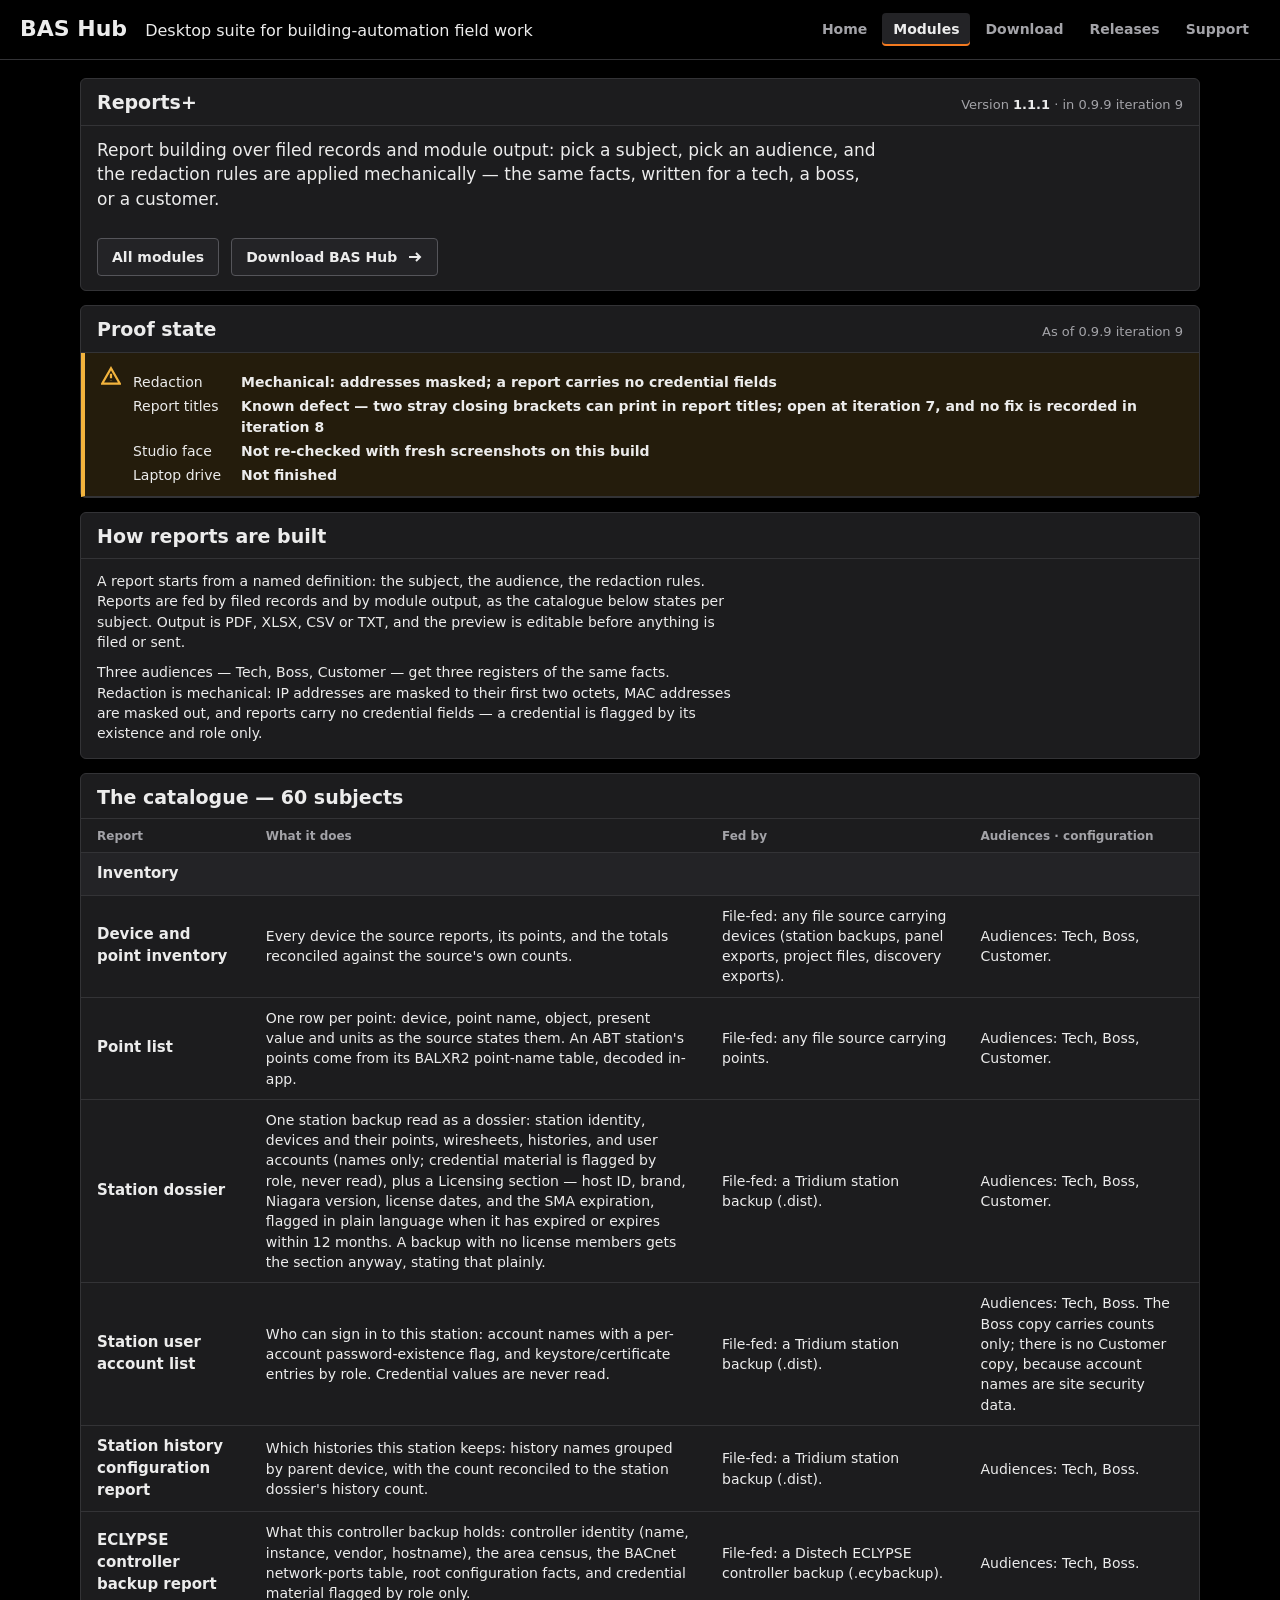
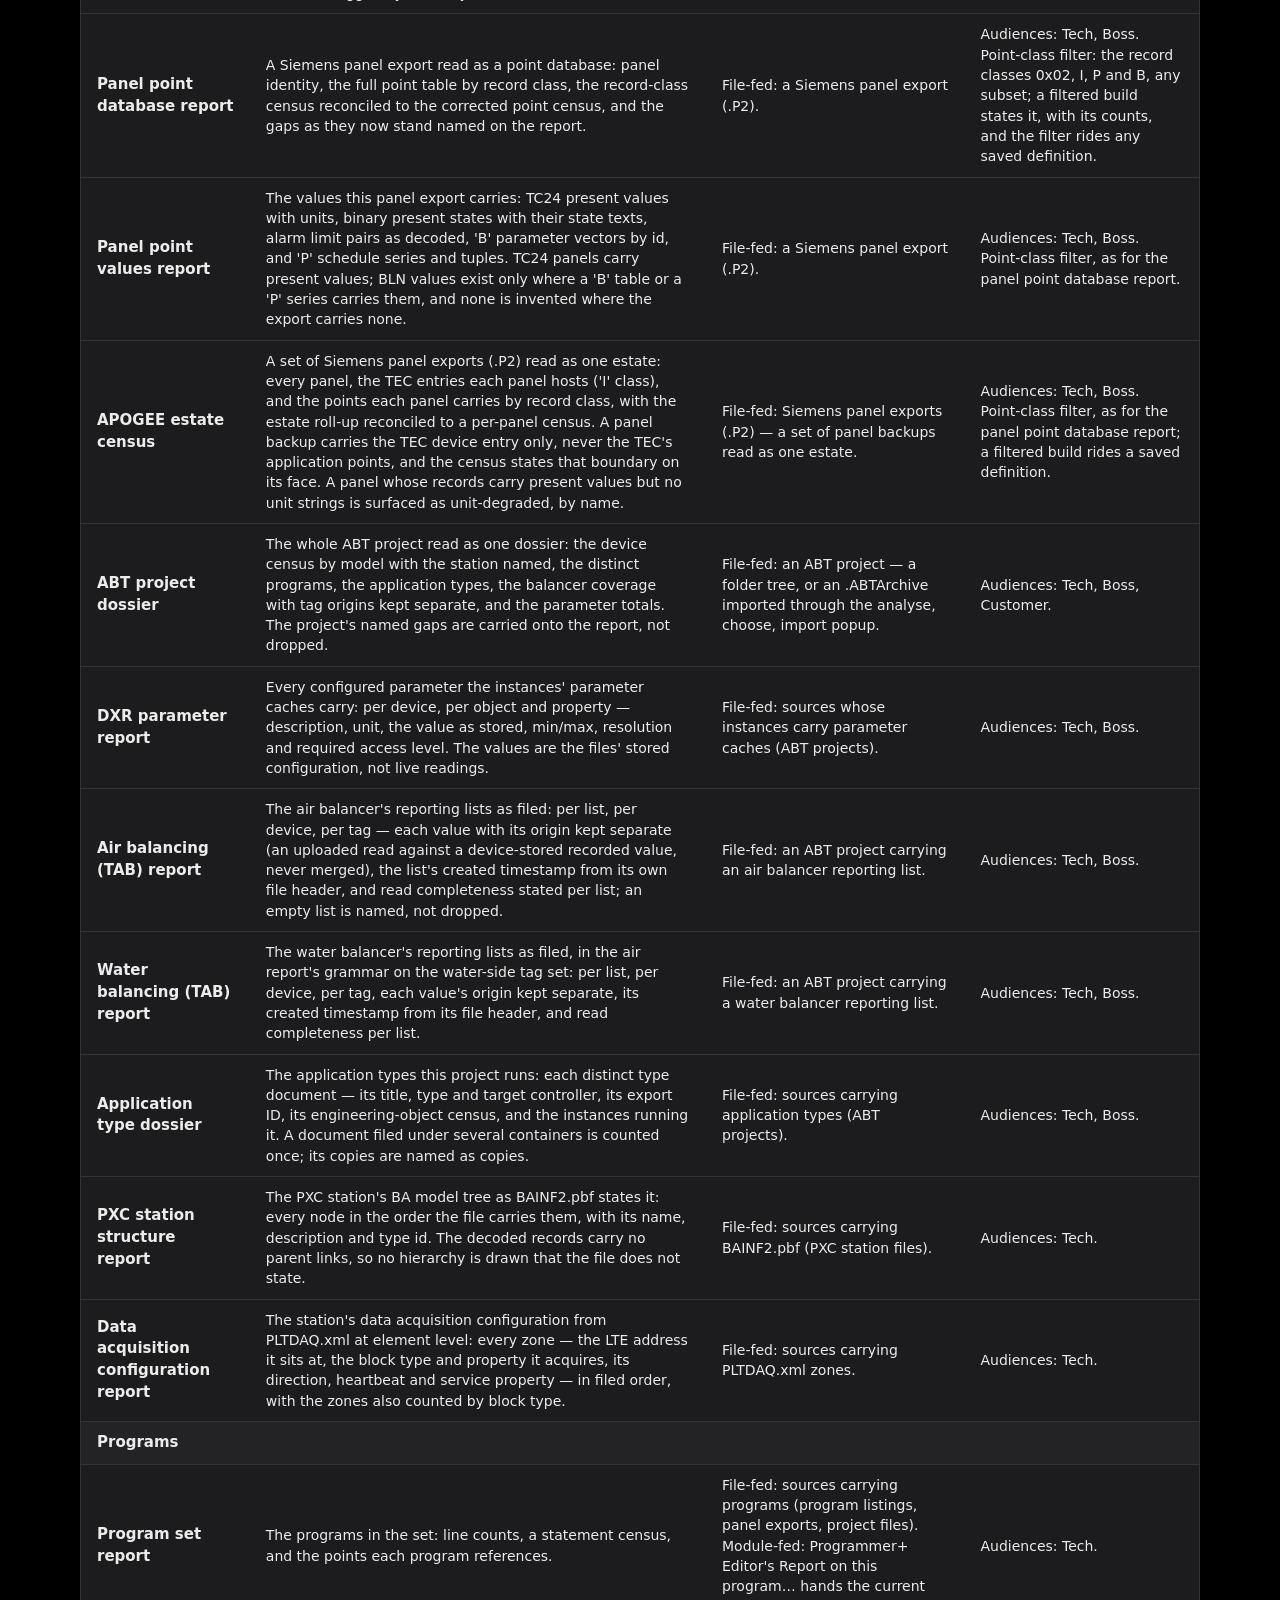
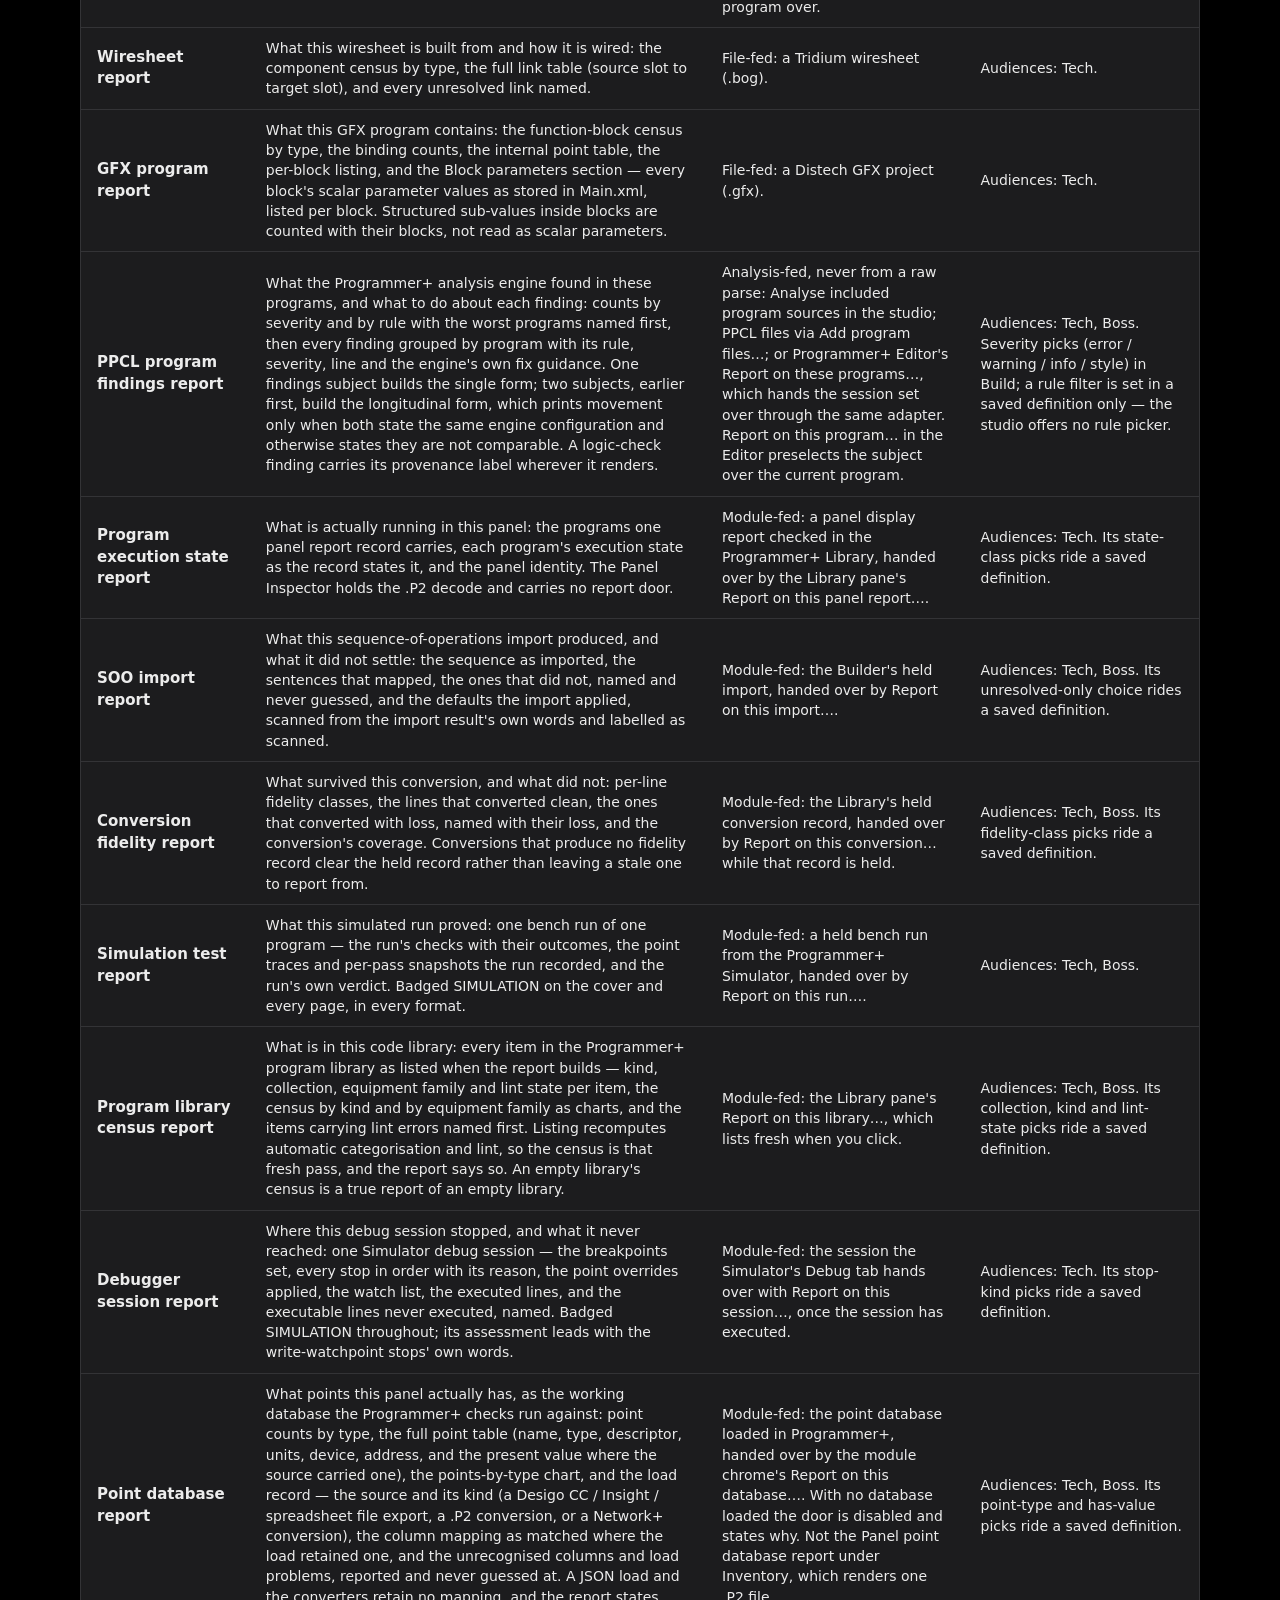
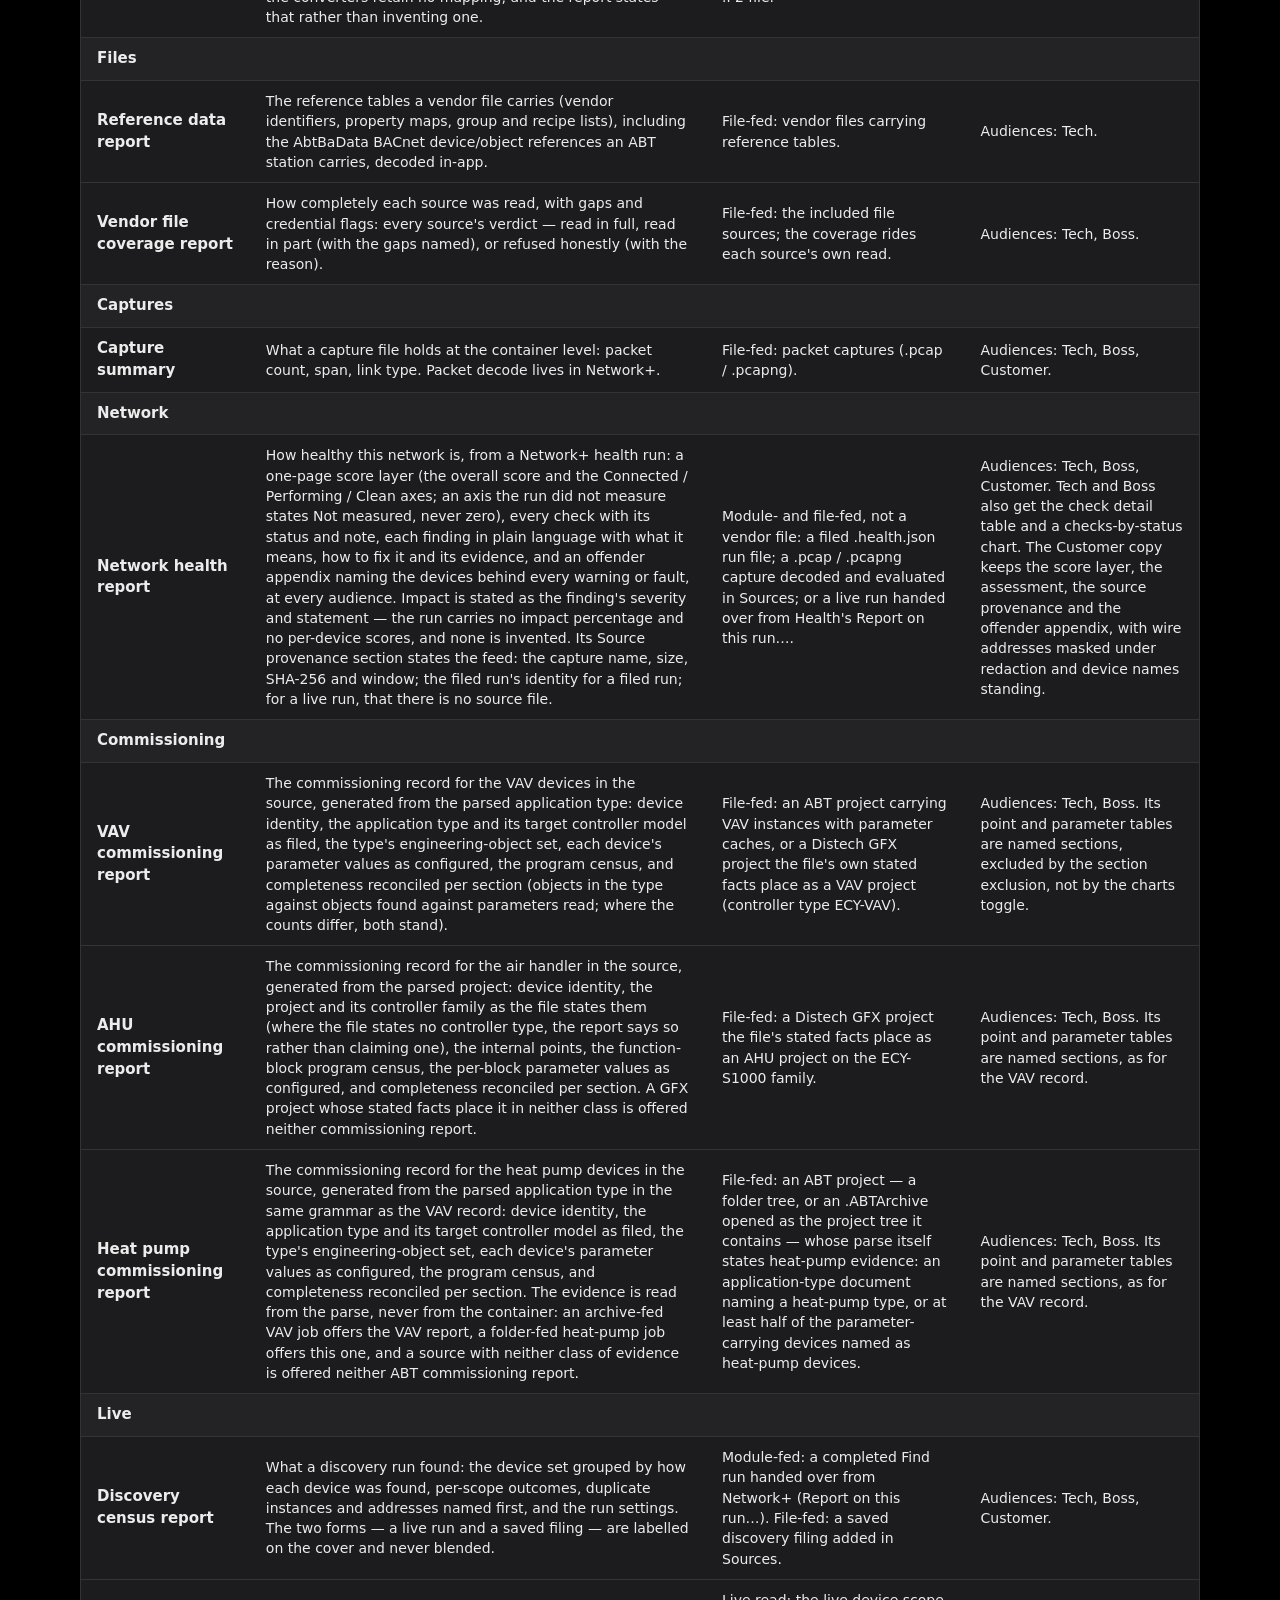
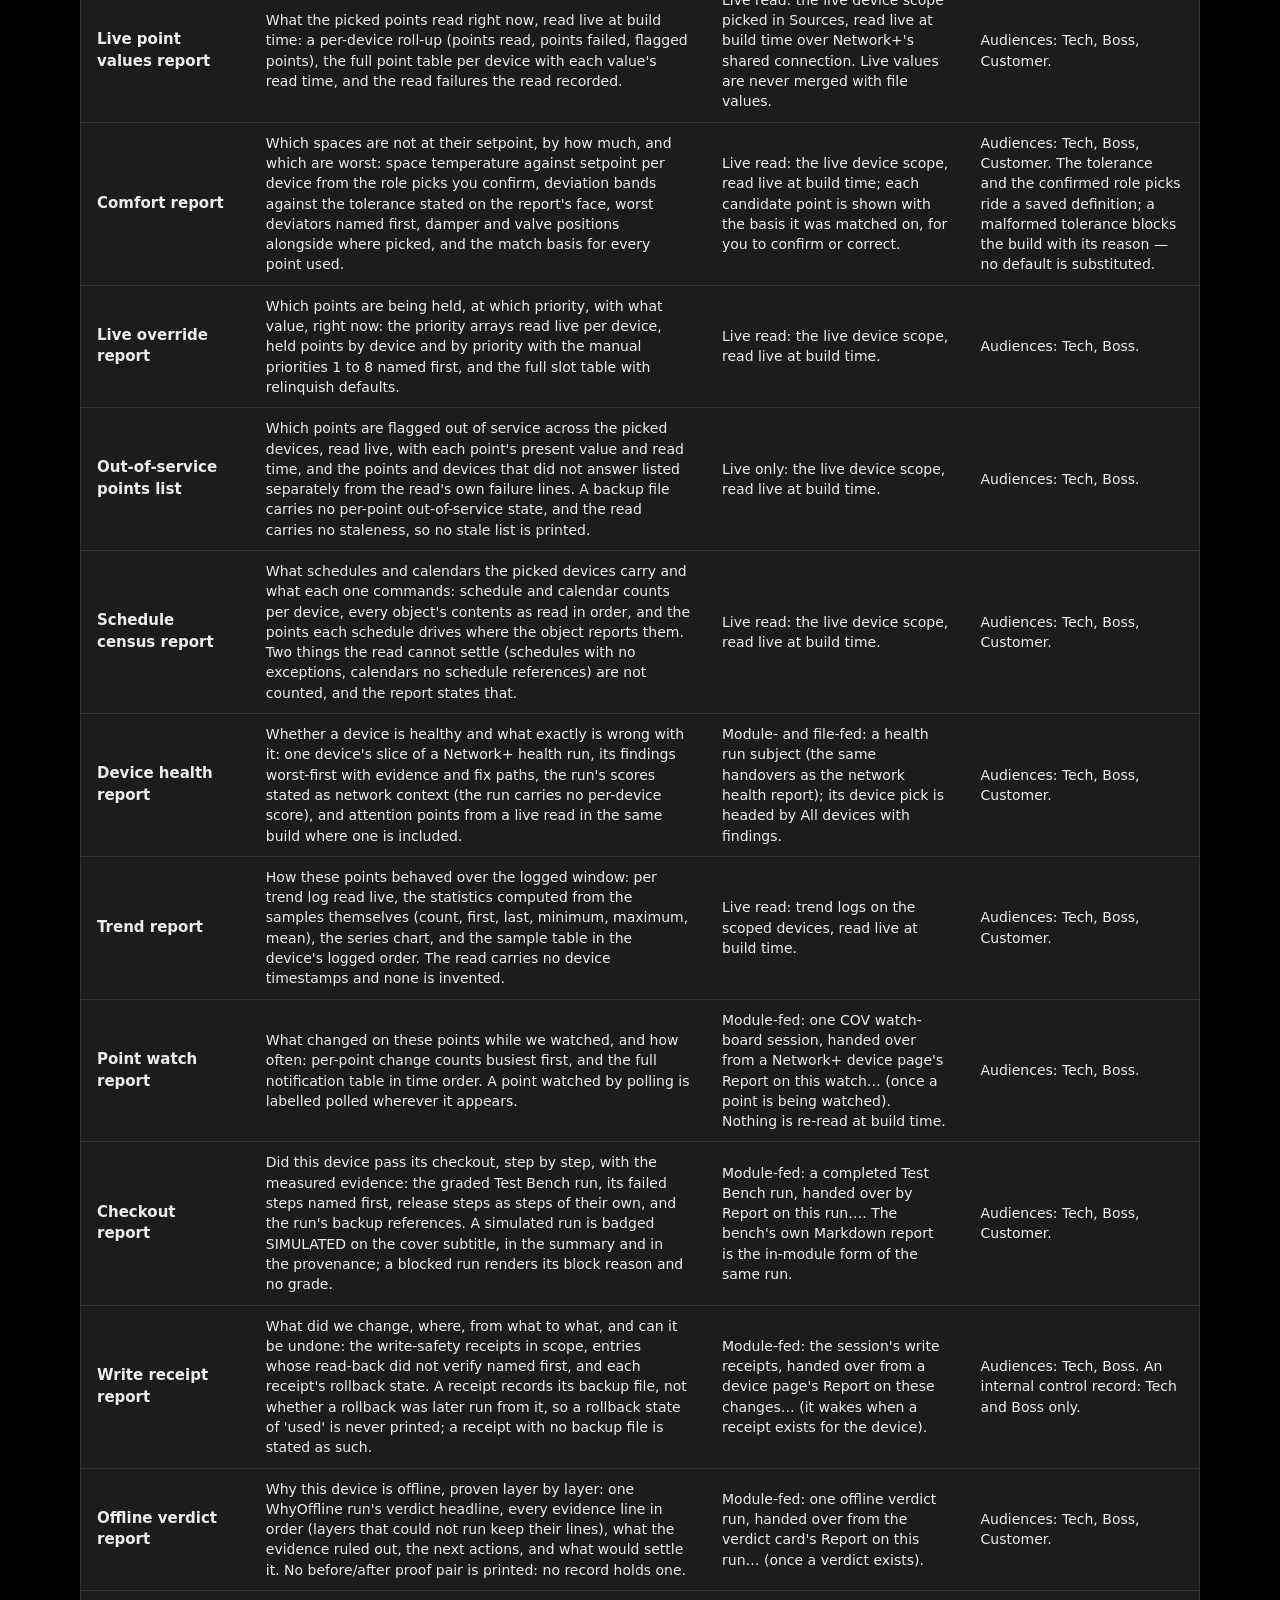
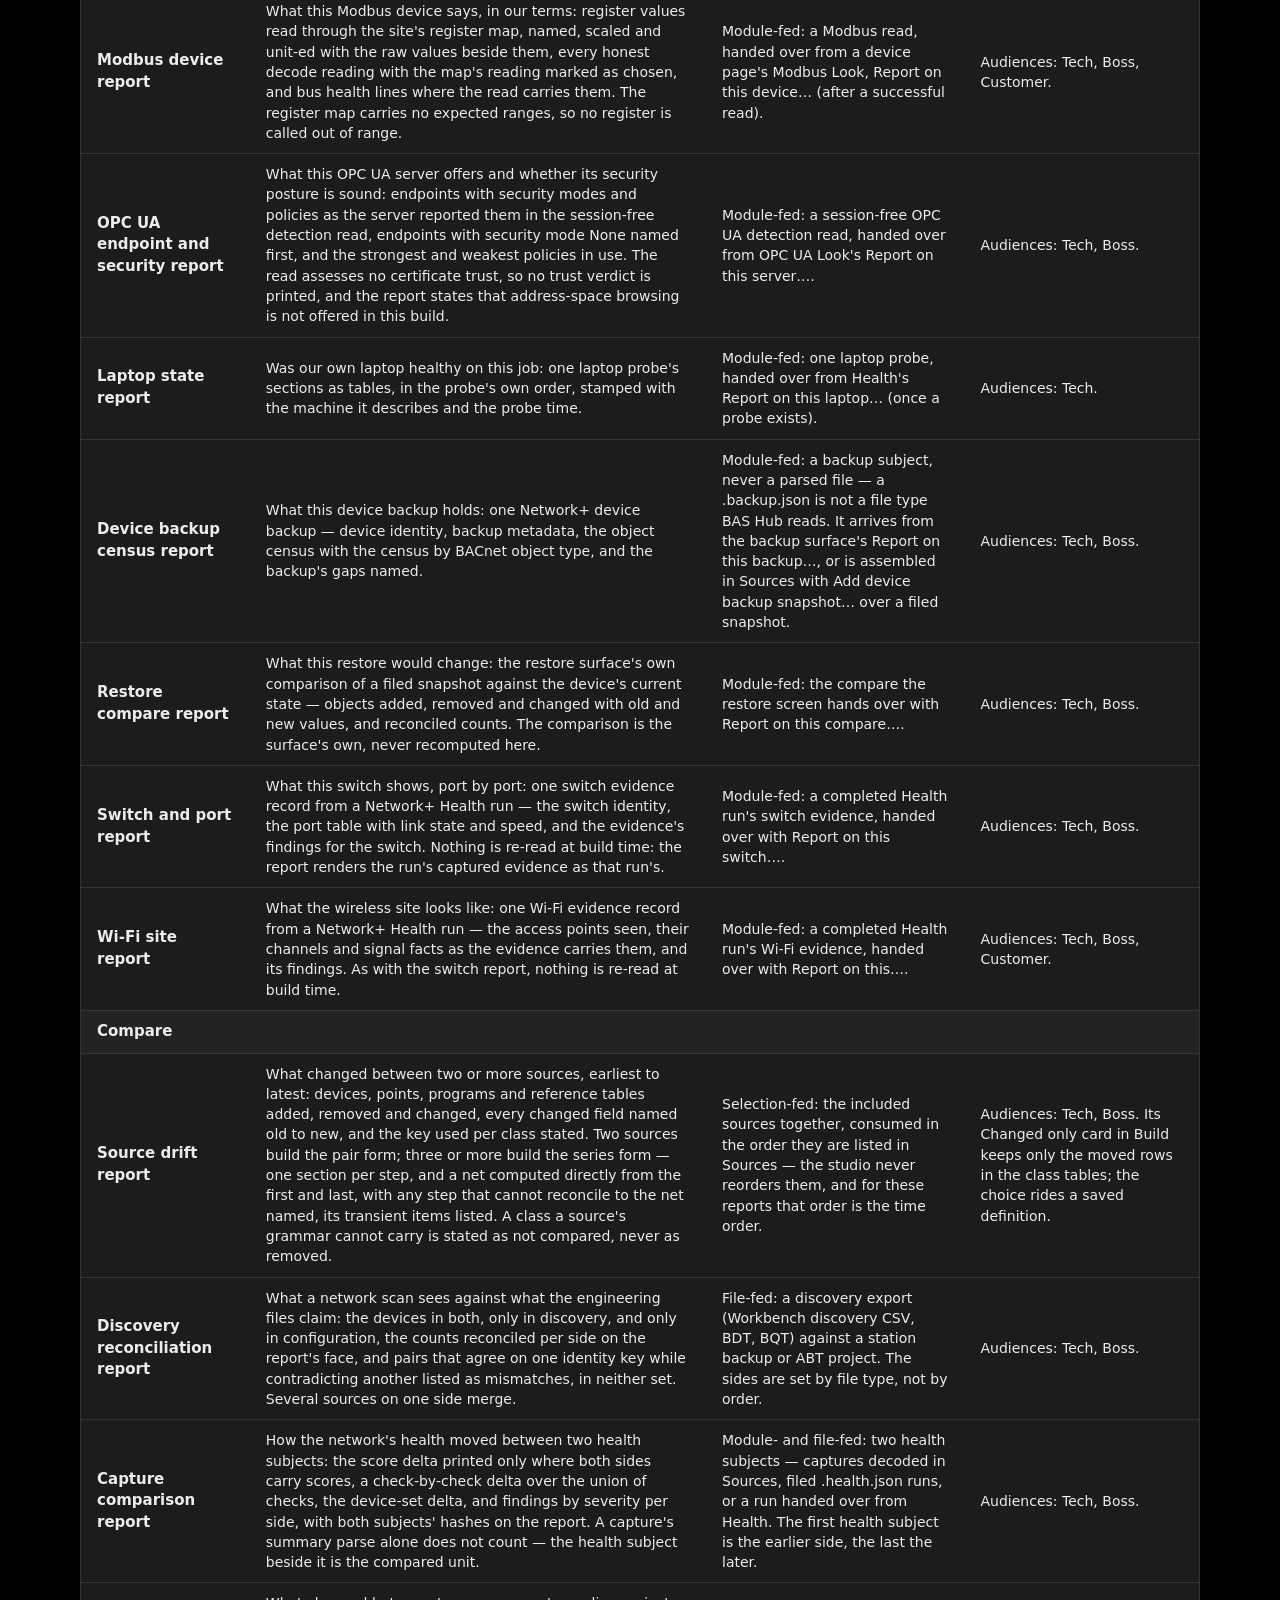
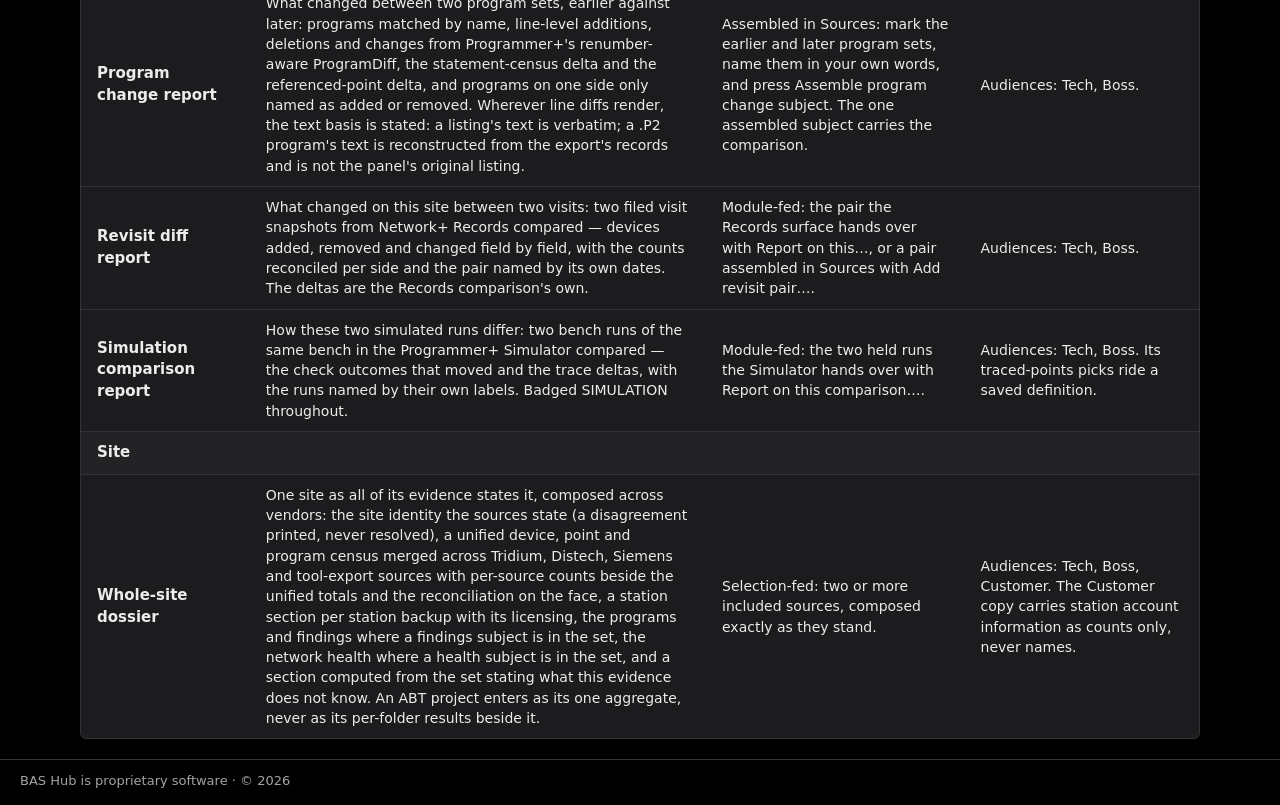
<file: reports-plus.html>
<!DOCTYPE html>
<html lang="en">
<head>
<meta charset="utf-8">
<meta name="viewport" content="width=device-width, initial-scale=1">
<title>Reports+ — BAS Hub</title>
<meta name="description" content="Reports+ — sixty report subjects for three audiences, with mechanical redaction.">
<link rel="icon" href="favicon.ico" sizes="any">
<style>
  :root {
    --bg: #000; --panel: #1c1c1e; --panel-2: #232326; --line: #333336;
    --text: #ececec; --muted: #a3a3a8;
    --accent: #f47a20; --accent-ink: #120800;
    --amber: #f2b33d; --amber-bg: #241c0c;
    --red: #ff6b5e; --red-bg: #2a1311;
    --ok: #5fd27e; --ok-bg: #102116;
    --cand: #c9c9cf;
    --radius: 6px; --gap: 20px;
    font-family: "Segoe UI Variable Text", "Segoe UI", system-ui, -apple-system, Roboto, "Helvetica Neue", Arial, sans-serif;
    font-size: 16px; line-height: 1.45; color: var(--text); background: var(--bg);
  }
  * { box-sizing: border-box; }
  html, body { margin: 0; background: var(--bg); }
  a { color: inherit; }
  p, ul, h1, h2 { margin: 0; }
  :focus-visible { outline: 2px solid #fff; outline-offset: 3px; border-radius: 3px; }
  .vh { position: absolute; width: 1px; height: 1px; overflow: hidden; clip: rect(0 0 0 0); white-space: nowrap; }
  .skip { position: absolute; left: 16px; top: -60px; background: var(--text); color: #000; padding: 8px 12px; z-index: 10; font-weight: 700; }
  .skip:focus { top: 8px; }
  svg { flex: none; }

  /* Site bar = identity: the wordmark is the page's H1, stated once */
  header.site { display: flex; align-items: center; justify-content: space-between; gap: 12px 24px; flex-wrap: wrap;
    min-height: 72px; padding: 10px 32px; border-bottom: 1px solid var(--line); }
  .id { display: flex; align-items: baseline; gap: 6px 18px; flex-wrap: wrap; }
  h1 { font-size: 26px; line-height: 1.1; font-weight: 700; }
  h1 a { text-decoration: none; }
  .desc { font-size: 18px; }
  nav ul { list-style: none; padding: 0; display: flex; flex-wrap: wrap; gap: 4px; }
  nav a { display: block; padding: 8px 14px; border-radius: 4px; text-decoration: none; color: var(--muted); font-weight: 600; }
  nav a:hover { color: var(--text); background: var(--panel); }
  nav a[aria-current="page"] { color: var(--text); background: var(--panel-2); box-shadow: inset 0 -2px 0 var(--accent); }

  main { padding: 28px 32px 32px; display: grid; grid-template-columns: minmax(0, 1.2fr) minmax(0, 1fr); gap: var(--gap); align-items: start; max-width: 1920px; }

  .panel { background: var(--panel); border: 1px solid var(--line); border-radius: var(--radius); }
  .head { display: flex; align-items: baseline; justify-content: space-between; gap: 6px 16px; flex-wrap: wrap; padding: 16px 22px 14px; border-bottom: 1px solid var(--line); }
  h2 { font-size: 22px; line-height: 1.2; font-weight: 700; }
  .meta { color: var(--muted); font-size: 15px; }
  .meta b { color: var(--text); font-weight: 600; }
  code, .mono { font-family: "Cascadia Mono", Consolas, Menlo, monospace; font-size: .94em; }

  /* Release status band: sits between the heading and the buttons, so it is read before any download */
  .status { display: flex; gap: 12px; padding: 14px 22px; border-bottom: 1px solid var(--line); border-left: 4px solid; }
  .status svg { width: 20px; height: 20px; margin-top: 2px; }
  .status .lead { font-weight: 700; }
  .status .sub { color: var(--muted); font-size: 15px; margin-top: 4px; }
  .status.warn { background: var(--amber-bg); border-left-color: var(--amber); }
  .status.warn svg, .status.warn .lead { color: var(--amber); }
  .status.bad { background: var(--red-bg); border-left-color: var(--red); }
  .status.bad svg, .status.bad .lead { color: var(--red); }
  .status.good { background: var(--ok-bg); border-left-color: var(--ok); }
  .status.good svg, .status.good .lead { color: var(--ok); }
  .status.plain { background: var(--panel-2); border-left-color: var(--cand); }
  .checks { list-style: none; padding: 0; margin-top: 8px; display: grid; grid-template-columns: max-content 1fr; gap: 4px 20px; }
  .checks li { display: contents; }
  .checks .r { font-weight: 600; }

  table { width: 100%; border-collapse: collapse; }
  th { text-align: left; font-size: 13px; font-weight: 600; color: var(--muted); padding: 12px 22px 8px; border-bottom: 1px solid var(--line); }
  td { padding: 14px 22px; border-bottom: 1px solid var(--line); vertical-align: middle; }
  tbody tr:last-child td { border-bottom: 0; }
  .plat { font-weight: 700; font-size: 17px; white-space: nowrap; }
  .def { display: block; margin-top: 4px; font-weight: 400; font-size: 14px; color: var(--muted); }
  .st { display: inline-flex; align-items: center; gap: 8px; font-weight: 600; white-space: nowrap; }
  .st svg { width: 16px; height: 16px; }
  .st.ovr { color: var(--amber); }
  .st.bad { color: var(--red); }
  .st.good { color: var(--ok); }
  .st.cand { color: var(--cand); border: 1px dashed var(--cand); border-radius: 4px; padding: 1px 9px; }
  .st.none { color: var(--muted); font-weight: 400; }
  td.act { text-align: right; width: 1%; white-space: nowrap; }
  .btn { display: inline-flex; align-items: center; gap: 10px; padding: 10px 18px; border-radius: 4px; font-weight: 700;
    text-decoration: none; white-space: nowrap; border: 1px solid transparent; }
  .btn svg { width: 16px; height: 16px; }
  .btn.primary { background: var(--accent); color: var(--accent-ink); }
  .btn.primary:hover { background: #ff8c37; }
  .btn.secondary { background: var(--panel-2); color: var(--text); border-color: #55555a; }
  .btn.secondary:hover { border-color: var(--text); }
  .foot { padding: 12px 22px 14px; color: var(--muted); font-size: 15px; border-top: 1px solid var(--line); }
  .foot a { color: var(--text); }
  .empty { padding: 22px; }
  .empty p + p { margin-top: 6px; color: var(--muted); }

  /* Suite: one panel, one list, one application */
  .mods { list-style: none; padding: 0; }
  .mods li { padding: 14px 22px; border-bottom: 1px solid var(--line); }
  .mh { display: flex; align-items: baseline; gap: 12px; }
  .mod { font-weight: 700; font-size: 17px; }
  .ver { font-family: "Cascadia Mono", Consolas, Menlo, monospace; font-size: 15px; color: var(--muted); }
  .ver.none { font-family: inherit; }
  .scope { margin-top: 3px; }
  .policy { display: flex; gap: 10px; align-items: flex-start; padding: 14px 22px 16px; }
  .policy svg { width: 18px; height: 18px; margin-top: 3px; color: var(--text); }

  /* 1366x768 class screens */
  @media (max-width: 1600px) {
    :root { font-size: 14px; --gap: 14px; }
    header.site { min-height: 60px; padding: 8px 20px; }
    h1 { font-size: 22px; } .desc { font-size: 16px; }
    nav a { padding: 6px 11px; }
    main { padding: 18px 20px 20px; }
    h2 { font-size: 19px; }
    .head { padding: 12px 16px 10px; }
    .meta, .status .sub, .foot { font-size: 13px; }
    .status { padding: 11px 16px; }
    th { font-size: 12px; padding: 9px 16px 6px; }
    td { padding: 10px 16px; }
    .plat, .mod { font-size: 15px; } .def { font-size: 13px; } .ver { font-size: 13px; }
    .btn { padding: 8px 14px; }
    .foot { padding: 10px 16px 12px; }
    .mods li { padding: 10px 16px; }
    .policy { padding: 11px 16px 13px; }
  }
  /* Reflow (WCAG 1.4.10): single column, table rows become stacked blocks */
  @media (max-width: 900px) {
    header.site { padding: 10px 16px; }
    main { grid-template-columns: minmax(0, 1fr); padding: 14px 12px; }
    thead { position: absolute; width: 1px; height: 1px; overflow: hidden; clip: rect(0 0 0 0); }
    table, tbody, tr, td { display: block; width: auto; }
    tbody tr { padding: 12px 16px; border-bottom: 1px solid var(--line); }
    tbody tr:last-child { border-bottom: 0; }
    td { padding: 3px 0; border: 0; }
    td.act { text-align: left; padding-top: 8px; }
    .plat, .st { white-space: normal; }
  }

  /* Extensions for the pages beyond the home page: same tokens, same components.
     Added by the Section 5 build; the block above is the fix101 finals' CSS, verbatim. */
  main.single { grid-template-columns: minmax(0, 1fr); }
  /* Download files table: fixed layout with stated shares — auto layout
     starved the file column beside the nowrap button (measured 847/144/188
     in a 1,118px panel at 1920x1080, the table overflowing its panel). */
  table.dl { table-layout: fixed; }
  table.dl th:first-child, table.dl td:first-child { width: 26%; }
  table.dl th:last-child, table.dl td:last-child { width: 19%; }
  /* .plat is nowrap (finals' CSS, for the platform name); its .def child
     inherited that, so the one long def (Windows ARM64) painted across
     the row instead of wrapping — measured scrollW 825 in a 291px cell. */
  td.plat .def { white-space: normal; }
  main.single .panel, main.single .entry { max-width: 1120px; width: 100%; margin-inline: auto; }
  .stack { display: grid; gap: var(--gap); }
  footer.site { border-top: 1px solid var(--line); padding: 14px 32px 18px; color: var(--muted); font-size: 15px; max-width: 1920px; }
  .body { padding: 16px 22px 18px; }
  .body p + p { margin-top: 10px; }
  .body p.lede { font-size: 17px; }
  h3.sub { font-size: 17px; font-weight: 700; margin: 20px 0 6px; }
  .body h3.sub:first-child { margin-top: 0; }
  ul.list { list-style: none; padding: 0; }
  ul.list li { padding: 10px 22px; border-bottom: 1px solid var(--line); }
  ul.list li:last-child { border-bottom: 0; }
  ul.list .t { font-weight: 700; }
  ul.list .d { display: block; margin-top: 2px; color: var(--muted); font-size: 15px; }
  .faq { list-style: none; padding: 0; }
  .faq li { padding: 14px 22px; border-bottom: 1px solid var(--line); }
  .faq li:last-child { border-bottom: 0; }
  .faq .q { font-weight: 700; font-size: 17px; }
  .faq .a { margin-top: 4px; }
  .faq .a p + p { margin-top: 8px; }
  .file { display: block; font-weight: 400; font-size: 14px; color: var(--muted); margin-top: 4px; }
  .file code { color: var(--text); word-break: break-all; }
  .hash { display: block; font-size: 13px; color: var(--muted); margin-top: 2px; word-break: break-all; }
  .entry { background: var(--panel); border: 1px solid var(--line); border-radius: var(--radius); }
  .entry .head h3 { font-size: 20px; line-height: 1.2; font-weight: 700; margin: 0; }
  .entry .title { padding: 14px 22px 0; font-size: 17px; font-weight: 600; }
  .entry .body { font-size: 15.5px; }
  .entry ul.bl { margin: 10px 0 0; padding-left: 20px; }
  .entry ul.bl li { margin-top: 6px; }
  .entry .status { border-bottom: 0; border-top: 1px solid var(--line); margin-top: 14px; }
  .entry .status p { font-size: 15px; }
  .banner { padding: 12px 22px; background: var(--panel-2); border-bottom: 1px solid var(--line); border-left: 4px solid var(--cand); font-size: 15px; }
  form.f { padding: 16px 22px 18px; display: grid; gap: 14px; }
  form.f label { display: grid; gap: 6px; font-weight: 600; font-size: 15px; }
  form.f input[type="text"], form.f textarea, form.f select {
    background: var(--panel-2); color: var(--text); border: 1px solid #8a8a90; border-radius: 4px;
    padding: 9px 12px; font: inherit; font-weight: 400; width: 100%; }
  form.f textarea { min-height: 110px; resize: vertical; }
  form.f .row { display: flex; gap: 12px; align-items: center; flex-wrap: wrap; }
  form.f .hint { color: var(--muted); font-size: 14px; font-weight: 400; }
  button.btn { font: inherit; cursor: pointer; }
  .doors { display: flex; gap: 12px; flex-wrap: wrap; padding: 16px 22px 18px; }
  td .rowbtn { text-align: right; }
  .catgroup td { background: var(--panel-2); font-weight: 700; font-size: 15px; padding-top: 10px; padding-bottom: 10px; }
  ul.mods.hub li { display: flex; align-items: center; justify-content: space-between; gap: 16px; }
  ul.mods.hub .open { flex: none; }
  body { display: flex; flex-direction: column; min-height: 100vh; }
  main { flex: 1 0 auto; width: 100%; margin-inline: auto; }
  .body p, .faq .a p { max-width: 72ch; }
  main.single .panel.narrow { max-width: 560px; }
  .files { list-style: none; padding: 0; }
  .files li { padding: 10px 22px; border-bottom: 1px solid var(--line); display: flex; justify-content: space-between; align-items: baseline; gap: 8px 24px; flex-wrap: wrap; }
  .files li:last-child { border-bottom: 0; }
  .files .fl { font-weight: 600; }
  .files .fm { color: var(--muted); font-size: 14px; }
  .files .fh { display: block; color: var(--muted); font-size: 13px; word-break: break-all; }
  .entry .status ul { margin: 8px 0 0; padding-left: 20px; }
  .entry .status li { margin-top: 6px; font-size: 15px; }
  .entry .status li:first-child { margin-top: 0; }
  .toc { list-style: none; padding: 0; }
  .toc li { padding: 9px 22px; border-bottom: 1px solid var(--line); display: flex; justify-content: space-between; gap: 16px; flex-wrap: wrap; }
  .toc li:last-child { border-bottom: 0; }
  .toc a { font-weight: 600; text-decoration: none; }
  .toc a:hover { text-decoration: underline; }
  .toc .d { color: var(--muted); font-size: 14px; }
  .fam { font-weight: 700; font-size: 15px; }
  @media (max-width: 900px) {
    .proofcell::before { content: "Proof: "; font-weight: 600; color: var(--muted); }
  }
  @media (max-width: 1600px) {
    footer.site { padding: 12px 20px 14px; font-size: 13px; }
    .body { padding: 12px 16px 14px; }
    ul.list li, .faq li { padding: 10px 16px; }
    .entry .title { padding: 10px 16px 0; }
    .banner { padding: 10px 16px; }
    form.f { padding: 12px 16px 14px; }
    .doors { padding: 12px 16px 14px; }
  }
  @media (max-width: 900px) {
    footer.site { padding: 12px 16px; }
  }
</style>
</head>
<body>
<a class="skip" href="#main">Skip to main content</a>

<header class="site">
  <div class="id">
    <h1><a href="index.html">BAS Hub</a></h1>
    <p class="desc">Desktop suite for building-automation field work</p>
  </div>
  <nav aria-label="Site">
    <ul>
      <li><a href="index.html">Home</a></li>
      <li><a href="modules.html" aria-current="page">Modules</a></li>
      <li><a href="download.html">Download</a></li>
      <li><a href="releases.html">Releases</a></li>
      <li><a href="support.html">Support</a></li>
    </ul>
  </nav>
</header>

<main class="single" id="main">
 <div class="stack">
  <section class="panel" aria-labelledby="mod-h">
    <div class="head">
      <h2 id="mod-h">Reports+</h2>
      <span class="meta">Version <b>1.1.1</b> · in 0.9.9 iteration 9</span>
    </div>
    <div class="body"><p class="lede">Report building over filed records and module output: pick a subject, pick an audience, and the redaction rules are applied mechanically — the same facts, written for a tech, a boss, or a customer.</p></div>
    <div class="doors">
      <a class="btn secondary" href="modules.html">All modules</a>
      <a class="btn secondary" href="download.html">Download BAS Hub<svg viewBox="0 0 16 16" fill="none" stroke="currentColor" stroke-width="2" aria-hidden="true"><path d="M2 8h11M9 4l4 4-4 4"/></svg></a>
    </div>
  </section>
  <section class="panel" aria-labelledby="proof-h">
    <div class="head"><h2 id="proof-h">Proof state</h2><span class="meta">As of 0.9.9 iteration 9</span></div>
    <div class="status warn" role="note">
      <svg viewBox="0 0 16 16" fill="none" stroke="currentColor" stroke-width="1.8" aria-hidden="true"><path d="M8 1.8 15 14H1z"/><path d="M8 6.2v3.6M8 11.6v.1"/></svg>
      <div>
        <ul class="checks" aria-label="Proof state">
      <li><span>Redaction</span><span class="r">Mechanical: addresses masked; a report carries no credential fields</span></li>
      <li><span>Report titles</span><span class="r">Known defect — two stray closing brackets can print in report titles; open at iteration 7, and no fix is recorded in iteration 8</span></li>
      <li><span>Studio face</span><span class="r">Not re-checked with fresh screenshots on this build</span></li>
      <li><span>Laptop drive</span><span class="r">Not finished</span></li>
        </ul>
      </div>
    </div>
  </section>
  <section class="panel" aria-labelledby="mp0-h">
    <div class="head"><h2 id="mp0-h">How reports are built</h2></div>
    <div class="body">
      <p>A report starts from a named definition: the subject, the audience, the redaction rules. Reports are fed by filed records and by module output, as the catalogue below states per subject. Output is PDF, XLSX, CSV or TXT, and the preview is editable before anything is filed or sent.</p>
      <p>Three audiences — Tech, Boss, Customer — get three registers of the same facts. Redaction is mechanical: IP addresses are masked to their first two octets, MAC addresses are masked out, and reports carry no credential fields — a credential is flagged by its existence and role only.</p>
    </div>
  </section>
  <section class="panel" aria-labelledby="mp1-h">
    <div class="head"><h2 id="mp1-h">The catalogue — 60 subjects</h2></div>
    <table>
      <thead><tr><th scope="col">Report</th><th scope="col">What it does</th><th scope="col">Fed by</th><th scope="col">Audiences · configuration</th></tr></thead>
      <tbody>
        <tr class="catgroup"><td colspan="4">Inventory</td></tr>
        <tr><td class="fam">Device and point inventory</td><td>Every device the source reports, its points, and the totals reconciled against the source&#x27;s own counts.</td><td>File-fed: any file source carrying devices (station backups, panel exports, project files, discovery exports).</td><td>Audiences: Tech, Boss, Customer.</td></tr>
        <tr><td class="fam">Point list</td><td>One row per point: device, point name, object, present value and units as the source states them. An ABT station&#x27;s points come from its BALXR2 point-name table, decoded in-app.</td><td>File-fed: any file source carrying points.</td><td>Audiences: Tech, Boss, Customer.</td></tr>
        <tr><td class="fam">Station dossier</td><td>One station backup read as a dossier: station identity, devices and their points, wiresheets, histories, and user accounts (names only; credential material is flagged by role, never read), plus a Licensing section — host ID, brand, Niagara version, license dates, and the SMA expiration, flagged in plain language when it has expired or expires within 12 months. A backup with no license members gets the section anyway, stating that plainly.</td><td>File-fed: a Tridium station backup (.dist).</td><td>Audiences: Tech, Boss, Customer.</td></tr>
        <tr><td class="fam">Station user account list</td><td>Who can sign in to this station: account names with a per-account password-existence flag, and keystore/certificate entries by role. Credential values are never read.</td><td>File-fed: a Tridium station backup (.dist).</td><td>Audiences: Tech, Boss. The Boss copy carries counts only; there is no Customer copy, because account names are site security data.</td></tr>
        <tr><td class="fam">Station history configuration report</td><td>Which histories this station keeps: history names grouped by parent device, with the count reconciled to the station dossier&#x27;s history count.</td><td>File-fed: a Tridium station backup (.dist).</td><td>Audiences: Tech, Boss.</td></tr>
        <tr><td class="fam">ECLYPSE controller backup report</td><td>What this controller backup holds: controller identity (name, instance, vendor, hostname), the area census, the BACnet network-ports table, root configuration facts, and credential material flagged by role only.</td><td>File-fed: a Distech ECLYPSE controller backup (.ecybackup).</td><td>Audiences: Tech, Boss.</td></tr>
        <tr><td class="fam">Panel point database report</td><td>A Siemens panel export read as a point database: panel identity, the full point table by record class, the record-class census reconciled to the corrected point census, and the gaps as they now stand named on the report.</td><td>File-fed: a Siemens panel export (.P2).</td><td>Audiences: Tech, Boss. Point-class filter: the record classes 0x02, I, P and B, any subset; a filtered build states it, with its counts, and the filter rides any saved definition.</td></tr>
        <tr><td class="fam">Panel point values report</td><td>The values this panel export carries: TC24 present values with units, binary present states with their state texts, alarm limit pairs as decoded, &#x27;B&#x27; parameter vectors by id, and &#x27;P&#x27; schedule series and tuples. TC24 panels carry present values; BLN values exist only where a &#x27;B&#x27; table or a &#x27;P&#x27; series carries them, and none is invented where the export carries none.</td><td>File-fed: a Siemens panel export (.P2).</td><td>Audiences: Tech, Boss. Point-class filter, as for the panel point database report.</td></tr>
        <tr><td class="fam">APOGEE estate census</td><td>A set of Siemens panel exports (.P2) read as one estate: every panel, the TEC entries each panel hosts (&#x27;I&#x27; class), and the points each panel carries by record class, with the estate roll-up reconciled to a per-panel census. A panel backup carries the TEC device entry only, never the TEC&#x27;s application points, and the census states that boundary on its face. A panel whose records carry present values but no unit strings is surfaced as unit-degraded, by name.</td><td>File-fed: Siemens panel exports (.P2) — a set of panel backups read as one estate.</td><td>Audiences: Tech, Boss. Point-class filter, as for the panel point database report; a filtered build rides a saved definition.</td></tr>
        <tr><td class="fam">ABT project dossier</td><td>The whole ABT project read as one dossier: the device census by model with the station named, the distinct programs, the application types, the balancer coverage with tag origins kept separate, and the parameter totals. The project&#x27;s named gaps are carried onto the report, not dropped.</td><td>File-fed: an ABT project — a folder tree, or an .ABTArchive imported through the analyse, choose, import popup.</td><td>Audiences: Tech, Boss, Customer.</td></tr>
        <tr><td class="fam">DXR parameter report</td><td>Every configured parameter the instances&#x27; parameter caches carry: per device, per object and property — description, unit, the value as stored, min/max, resolution and required access level. The values are the files&#x27; stored configuration, not live readings.</td><td>File-fed: sources whose instances carry parameter caches (ABT projects).</td><td>Audiences: Tech, Boss.</td></tr>
        <tr><td class="fam">Air balancing (TAB) report</td><td>The air balancer&#x27;s reporting lists as filed: per list, per device, per tag — each value with its origin kept separate (an uploaded read against a device-stored recorded value, never merged), the list&#x27;s created timestamp from its own file header, and read completeness stated per list; an empty list is named, not dropped.</td><td>File-fed: an ABT project carrying an air balancer reporting list.</td><td>Audiences: Tech, Boss.</td></tr>
        <tr><td class="fam">Water balancing (TAB) report</td><td>The water balancer&#x27;s reporting lists as filed, in the air report&#x27;s grammar on the water-side tag set: per list, per device, per tag, each value&#x27;s origin kept separate, its created timestamp from its file header, and read completeness per list.</td><td>File-fed: an ABT project carrying a water balancer reporting list.</td><td>Audiences: Tech, Boss.</td></tr>
        <tr><td class="fam">Application type dossier</td><td>The application types this project runs: each distinct type document — its title, type and target controller, its export ID, its engineering-object census, and the instances running it. A document filed under several containers is counted once; its copies are named as copies.</td><td>File-fed: sources carrying application types (ABT projects).</td><td>Audiences: Tech, Boss.</td></tr>
        <tr><td class="fam">PXC station structure report</td><td>The PXC station&#x27;s BA model tree as BAINF2.pbf states it: every node in the order the file carries them, with its name, description and type id. The decoded records carry no parent links, so no hierarchy is drawn that the file does not state.</td><td>File-fed: sources carrying BAINF2.pbf (PXC station files).</td><td>Audiences: Tech.</td></tr>
        <tr><td class="fam">Data acquisition configuration report</td><td>The station&#x27;s data acquisition configuration from PLTDAQ.xml at element level: every zone — the LTE address it sits at, the block type and property it acquires, its direction, heartbeat and service property — in filed order, with the zones also counted by block type.</td><td>File-fed: sources carrying PLTDAQ.xml zones.</td><td>Audiences: Tech.</td></tr>
        <tr class="catgroup"><td colspan="4">Programs</td></tr>
        <tr><td class="fam">Program set report</td><td>The programs in the set: line counts, a statement census, and the points each program references.</td><td>File-fed: sources carrying programs (program listings, panel exports, project files). Module-fed: Programmer+ Editor&#x27;s Report on this program… hands the current program over.</td><td>Audiences: Tech.</td></tr>
        <tr><td class="fam">Wiresheet report</td><td>What this wiresheet is built from and how it is wired: the component census by type, the full link table (source slot to target slot), and every unresolved link named.</td><td>File-fed: a Tridium wiresheet (.bog).</td><td>Audiences: Tech.</td></tr>
        <tr><td class="fam">GFX program report</td><td>What this GFX program contains: the function-block census by type, the binding counts, the internal point table, the per-block listing, and the Block parameters section — every block&#x27;s scalar parameter values as stored in Main.xml, listed per block. Structured sub-values inside blocks are counted with their blocks, not read as scalar parameters.</td><td>File-fed: a Distech GFX project (.gfx).</td><td>Audiences: Tech.</td></tr>
        <tr><td class="fam">PPCL program findings report</td><td>What the Programmer+ analysis engine found in these programs, and what to do about each finding: counts by severity and by rule with the worst programs named first, then every finding grouped by program with its rule, severity, line and the engine&#x27;s own fix guidance. One findings subject builds the single form; two subjects, earlier first, build the longitudinal form, which prints movement only when both state the same engine configuration and otherwise states they are not comparable. A logic-check finding carries its provenance label wherever it renders.</td><td>Analysis-fed, never from a raw parse: Analyse included program sources in the studio; PPCL files via Add program files…; or Programmer+ Editor&#x27;s Report on these programs…, which hands the session set over through the same adapter. Report on this program… in the Editor preselects the subject over the current program.</td><td>Audiences: Tech, Boss. Severity picks (error / warning / info / style) in Build; a rule filter is set in a saved definition only — the studio offers no rule picker.</td></tr>
        <tr><td class="fam">Program execution state report</td><td>What is actually running in this panel: the programs one panel report record carries, each program&#x27;s execution state as the record states it, and the panel identity. The Panel Inspector holds the .P2 decode and carries no report door.</td><td>Module-fed: a panel display report checked in the Programmer+ Library, handed over by the Library pane&#x27;s Report on this panel report….</td><td>Audiences: Tech. Its state-class picks ride a saved definition.</td></tr>
        <tr><td class="fam">SOO import report</td><td>What this sequence-of-operations import produced, and what it did not settle: the sequence as imported, the sentences that mapped, the ones that did not, named and never guessed, and the defaults the import applied, scanned from the import result&#x27;s own words and labelled as scanned.</td><td>Module-fed: the Builder&#x27;s held import, handed over by Report on this import….</td><td>Audiences: Tech, Boss. Its unresolved-only choice rides a saved definition.</td></tr>
        <tr><td class="fam">Conversion fidelity report</td><td>What survived this conversion, and what did not: per-line fidelity classes, the lines that converted clean, the ones that converted with loss, named with their loss, and the conversion&#x27;s coverage. Conversions that produce no fidelity record clear the held record rather than leaving a stale one to report from.</td><td>Module-fed: the Library&#x27;s held conversion record, handed over by Report on this conversion… while that record is held.</td><td>Audiences: Tech, Boss. Its fidelity-class picks ride a saved definition.</td></tr>
        <tr><td class="fam">Simulation test report</td><td>What this simulated run proved: one bench run of one program — the run&#x27;s checks with their outcomes, the point traces and per-pass snapshots the run recorded, and the run&#x27;s own verdict. Badged SIMULATION on the cover and every page, in every format.</td><td>Module-fed: a held bench run from the Programmer+ Simulator, handed over by Report on this run….</td><td>Audiences: Tech, Boss.</td></tr>
        <tr><td class="fam">Program library census report</td><td>What is in this code library: every item in the Programmer+ program library as listed when the report builds — kind, collection, equipment family and lint state per item, the census by kind and by equipment family as charts, and the items carrying lint errors named first. Listing recomputes automatic categorisation and lint, so the census is that fresh pass, and the report says so. An empty library&#x27;s census is a true report of an empty library.</td><td>Module-fed: the Library pane&#x27;s Report on this library…, which lists fresh when you click.</td><td>Audiences: Tech, Boss. Its collection, kind and lint-state picks ride a saved definition.</td></tr>
        <tr><td class="fam">Debugger session report</td><td>Where this debug session stopped, and what it never reached: one Simulator debug session — the breakpoints set, every stop in order with its reason, the point overrides applied, the watch list, the executed lines, and the executable lines never executed, named. Badged SIMULATION throughout; its assessment leads with the write-watchpoint stops&#x27; own words.</td><td>Module-fed: the session the Simulator&#x27;s Debug tab hands over with Report on this session…, once the session has executed.</td><td>Audiences: Tech. Its stop-kind picks ride a saved definition.</td></tr>
        <tr><td class="fam">Point database report</td><td>What points this panel actually has, as the working database the Programmer+ checks run against: point counts by type, the full point table (name, type, descriptor, units, device, address, and the present value where the source carried one), the points-by-type chart, and the load record — the source and its kind (a Desigo CC / Insight / spreadsheet file export, a .P2 conversion, or a Network+ conversion), the column mapping as matched where the load retained one, and the unrecognised columns and load problems, reported and never guessed at. A JSON load and the converters retain no mapping, and the report states that rather than inventing one.</td><td>Module-fed: the point database loaded in Programmer+, handed over by the module chrome&#x27;s Report on this database…. With no database loaded the door is disabled and states why. Not the Panel point database report under Inventory, which renders one .P2 file.</td><td>Audiences: Tech, Boss. Its point-type and has-value picks ride a saved definition.</td></tr>
        <tr class="catgroup"><td colspan="4">Files</td></tr>
        <tr><td class="fam">Reference data report</td><td>The reference tables a vendor file carries (vendor identifiers, property maps, group and recipe lists), including the AbtBaData BACnet device/object references an ABT station carries, decoded in-app.</td><td>File-fed: vendor files carrying reference tables.</td><td>Audiences: Tech.</td></tr>
        <tr><td class="fam">Vendor file coverage report</td><td>How completely each source was read, with gaps and credential flags: every source&#x27;s verdict — read in full, read in part (with the gaps named), or refused honestly (with the reason).</td><td>File-fed: the included file sources; the coverage rides each source&#x27;s own read.</td><td>Audiences: Tech, Boss.</td></tr>
        <tr class="catgroup"><td colspan="4">Captures</td></tr>
        <tr><td class="fam">Capture summary</td><td>What a capture file holds at the container level: packet count, span, link type. Packet decode lives in Network+.</td><td>File-fed: packet captures (.pcap / .pcapng).</td><td>Audiences: Tech, Boss, Customer.</td></tr>
        <tr class="catgroup"><td colspan="4">Network</td></tr>
        <tr><td class="fam">Network health report</td><td>How healthy this network is, from a Network+ health run: a one-page score layer (the overall score and the Connected / Performing / Clean axes; an axis the run did not measure states Not measured, never zero), every check with its status and note, each finding in plain language with what it means, how to fix it and its evidence, and an offender appendix naming the devices behind every warning or fault, at every audience. Impact is stated as the finding&#x27;s severity and statement — the run carries no impact percentage and no per-device scores, and none is invented. Its Source provenance section states the feed: the capture name, size, SHA-256 and window; the filed run&#x27;s identity for a filed run; for a live run, that there is no source file.</td><td>Module- and file-fed, not a vendor file: a filed .health.json run file; a .pcap / .pcapng capture decoded and evaluated in Sources; or a live run handed over from Health&#x27;s Report on this run….</td><td>Audiences: Tech, Boss, Customer. Tech and Boss also get the check detail table and a checks-by-status chart. The Customer copy keeps the score layer, the assessment, the source provenance and the offender appendix, with wire addresses masked under redaction and device names standing.</td></tr>
        <tr class="catgroup"><td colspan="4">Commissioning</td></tr>
        <tr><td class="fam">VAV commissioning report</td><td>The commissioning record for the VAV devices in the source, generated from the parsed application type: device identity, the application type and its target controller model as filed, the type&#x27;s engineering-object set, each device&#x27;s parameter values as configured, the program census, and completeness reconciled per section (objects in the type against objects found against parameters read; where the counts differ, both stand).</td><td>File-fed: an ABT project carrying VAV instances with parameter caches, or a Distech GFX project the file&#x27;s own stated facts place as a VAV project (controller type ECY-VAV).</td><td>Audiences: Tech, Boss. Its point and parameter tables are named sections, excluded by the section exclusion, not by the charts toggle.</td></tr>
        <tr><td class="fam">AHU commissioning report</td><td>The commissioning record for the air handler in the source, generated from the parsed project: device identity, the project and its controller family as the file states them (where the file states no controller type, the report says so rather than claiming one), the internal points, the function-block program census, the per-block parameter values as configured, and completeness reconciled per section. A GFX project whose stated facts place it in neither class is offered neither commissioning report.</td><td>File-fed: a Distech GFX project the file&#x27;s stated facts place as an AHU project on the ECY-S1000 family.</td><td>Audiences: Tech, Boss. Its point and parameter tables are named sections, as for the VAV record.</td></tr>
        <tr><td class="fam">Heat pump commissioning report</td><td>The commissioning record for the heat pump devices in the source, generated from the parsed application type in the same grammar as the VAV record: device identity, the application type and its target controller model as filed, the type&#x27;s engineering-object set, each device&#x27;s parameter values as configured, the program census, and completeness reconciled per section. The evidence is read from the parse, never from the container: an archive-fed VAV job offers the VAV report, a folder-fed heat-pump job offers this one, and a source with neither class of evidence is offered neither ABT commissioning report.</td><td>File-fed: an ABT project — a folder tree, or an .ABTArchive opened as the project tree it contains — whose parse itself states heat-pump evidence: an application-type document naming a heat-pump type, or at least half of the parameter-carrying devices named as heat-pump devices.</td><td>Audiences: Tech, Boss. Its point and parameter tables are named sections, as for the VAV record.</td></tr>
        <tr class="catgroup"><td colspan="4">Live</td></tr>
        <tr><td class="fam">Discovery census report</td><td>What a discovery run found: the device set grouped by how each device was found, per-scope outcomes, duplicate instances and addresses named first, and the run settings. The two forms — a live run and a saved filing — are labelled on the cover and never blended.</td><td>Module-fed: a completed Find run handed over from Network+ (Report on this run…). File-fed: a saved discovery filing added in Sources.</td><td>Audiences: Tech, Boss, Customer.</td></tr>
        <tr><td class="fam">Live point values report</td><td>What the picked points read right now, read live at build time: a per-device roll-up (points read, points failed, flagged points), the full point table per device with each value&#x27;s read time, and the read failures the read recorded.</td><td>Live read: the live device scope picked in Sources, read live at build time over Network+&#x27;s shared connection. Live values are never merged with file values.</td><td>Audiences: Tech, Boss, Customer.</td></tr>
        <tr><td class="fam">Comfort report</td><td>Which spaces are not at their setpoint, by how much, and which are worst: space temperature against setpoint per device from the role picks you confirm, deviation bands against the tolerance stated on the report&#x27;s face, worst deviators named first, damper and valve positions alongside where picked, and the match basis for every point used.</td><td>Live read: the live device scope, read live at build time; each candidate point is shown with the basis it was matched on, for you to confirm or correct.</td><td>Audiences: Tech, Boss, Customer. The tolerance and the confirmed role picks ride a saved definition; a malformed tolerance blocks the build with its reason — no default is substituted.</td></tr>
        <tr><td class="fam">Live override report</td><td>Which points are being held, at which priority, with what value, right now: the priority arrays read live per device, held points by device and by priority with the manual priorities 1 to 8 named first, and the full slot table with relinquish defaults.</td><td>Live read: the live device scope, read live at build time.</td><td>Audiences: Tech, Boss.</td></tr>
        <tr><td class="fam">Out-of-service points list</td><td>Which points are flagged out of service across the picked devices, read live, with each point&#x27;s present value and read time, and the points and devices that did not answer listed separately from the read&#x27;s own failure lines. A backup file carries no per-point out-of-service state, and the read carries no staleness, so no stale list is printed.</td><td>Live only: the live device scope, read live at build time.</td><td>Audiences: Tech, Boss.</td></tr>
        <tr><td class="fam">Schedule census report</td><td>What schedules and calendars the picked devices carry and what each one commands: schedule and calendar counts per device, every object&#x27;s contents as read in order, and the points each schedule drives where the object reports them. Two things the read cannot settle (schedules with no exceptions, calendars no schedule references) are not counted, and the report states that.</td><td>Live read: the live device scope, read live at build time.</td><td>Audiences: Tech, Boss, Customer.</td></tr>
        <tr><td class="fam">Device health report</td><td>Whether a device is healthy and what exactly is wrong with it: one device&#x27;s slice of a Network+ health run, its findings worst-first with evidence and fix paths, the run&#x27;s scores stated as network context (the run carries no per-device score), and attention points from a live read in the same build where one is included.</td><td>Module- and file-fed: a health run subject (the same handovers as the network health report); its device pick is headed by All devices with findings.</td><td>Audiences: Tech, Boss, Customer.</td></tr>
        <tr><td class="fam">Trend report</td><td>How these points behaved over the logged window: per trend log read live, the statistics computed from the samples themselves (count, first, last, minimum, maximum, mean), the series chart, and the sample table in the device&#x27;s logged order. The read carries no device timestamps and none is invented.</td><td>Live read: trend logs on the scoped devices, read live at build time.</td><td>Audiences: Tech, Boss, Customer.</td></tr>
        <tr><td class="fam">Point watch report</td><td>What changed on these points while we watched, and how often: per-point change counts busiest first, and the full notification table in time order. A point watched by polling is labelled polled wherever it appears.</td><td>Module-fed: one COV watch-board session, handed over from a Network+ device page&#x27;s Report on this watch… (once a point is being watched). Nothing is re-read at build time.</td><td>Audiences: Tech, Boss.</td></tr>
        <tr><td class="fam">Checkout report</td><td>Did this device pass its checkout, step by step, with the measured evidence: the graded Test Bench run, its failed steps named first, release steps as steps of their own, and the run&#x27;s backup references. A simulated run is badged SIMULATED on the cover subtitle, in the summary and in the provenance; a blocked run renders its block reason and no grade.</td><td>Module-fed: a completed Test Bench run, handed over by Report on this run…. The bench&#x27;s own Markdown report is the in-module form of the same run.</td><td>Audiences: Tech, Boss, Customer.</td></tr>
        <tr><td class="fam">Write receipt report</td><td>What did we change, where, from what to what, and can it be undone: the write-safety receipts in scope, entries whose read-back did not verify named first, and each receipt&#x27;s rollback state. A receipt records its backup file, not whether a rollback was later run from it, so a rollback state of &#x27;used&#x27; is never printed; a receipt with no backup file is stated as such.</td><td>Module-fed: the session&#x27;s write receipts, handed over from a device page&#x27;s Report on these changes… (it wakes when a receipt exists for the device).</td><td>Audiences: Tech, Boss. An internal control record: Tech and Boss only.</td></tr>
        <tr><td class="fam">Offline verdict report</td><td>Why this device is offline, proven layer by layer: one WhyOffline run&#x27;s verdict headline, every evidence line in order (layers that could not run keep their lines), what the evidence ruled out, the next actions, and what would settle it. No before/after proof pair is printed: no record holds one.</td><td>Module-fed: one offline verdict run, handed over from the verdict card&#x27;s Report on this run… (once a verdict exists).</td><td>Audiences: Tech, Boss, Customer.</td></tr>
        <tr><td class="fam">Modbus device report</td><td>What this Modbus device says, in our terms: register values read through the site&#x27;s register map, named, scaled and unit-ed with the raw values beside them, every honest decode reading with the map&#x27;s reading marked as chosen, and bus health lines where the read carries them. The register map carries no expected ranges, so no register is called out of range.</td><td>Module-fed: a Modbus read, handed over from a device page&#x27;s Modbus Look, Report on this device… (after a successful read).</td><td>Audiences: Tech, Boss, Customer.</td></tr>
        <tr><td class="fam">OPC UA endpoint and security report</td><td>What this OPC UA server offers and whether its security posture is sound: endpoints with security modes and policies as the server reported them in the session-free detection read, endpoints with security mode None named first, and the strongest and weakest policies in use. The read assesses no certificate trust, so no trust verdict is printed, and the report states that address-space browsing is not offered in this build.</td><td>Module-fed: a session-free OPC UA detection read, handed over from OPC UA Look&#x27;s Report on this server….</td><td>Audiences: Tech, Boss.</td></tr>
        <tr><td class="fam">Laptop state report</td><td>Was our own laptop healthy on this job: one laptop probe&#x27;s sections as tables, in the probe&#x27;s own order, stamped with the machine it describes and the probe time.</td><td>Module-fed: one laptop probe, handed over from Health&#x27;s Report on this laptop… (once a probe exists).</td><td>Audiences: Tech.</td></tr>
        <tr><td class="fam">Device backup census report</td><td>What this device backup holds: one Network+ device backup — device identity, backup metadata, the object census with the census by BACnet object type, and the backup&#x27;s gaps named.</td><td>Module-fed: a backup subject, never a parsed file — a .backup.json is not a file type BAS Hub reads. It arrives from the backup surface&#x27;s Report on this backup…, or is assembled in Sources with Add device backup snapshot… over a filed snapshot.</td><td>Audiences: Tech, Boss.</td></tr>
        <tr><td class="fam">Restore compare report</td><td>What this restore would change: the restore surface&#x27;s own comparison of a filed snapshot against the device&#x27;s current state — objects added, removed and changed with old and new values, and reconciled counts. The comparison is the surface&#x27;s own, never recomputed here.</td><td>Module-fed: the compare the restore screen hands over with Report on this compare….</td><td>Audiences: Tech, Boss.</td></tr>
        <tr><td class="fam">Switch and port report</td><td>What this switch shows, port by port: one switch evidence record from a Network+ Health run — the switch identity, the port table with link state and speed, and the evidence&#x27;s findings for the switch. Nothing is re-read at build time: the report renders the run&#x27;s captured evidence as that run&#x27;s.</td><td>Module-fed: a completed Health run&#x27;s switch evidence, handed over with Report on this switch….</td><td>Audiences: Tech, Boss.</td></tr>
        <tr><td class="fam">Wi-Fi site report</td><td>What the wireless site looks like: one Wi-Fi evidence record from a Network+ Health run — the access points seen, their channels and signal facts as the evidence carries them, and its findings. As with the switch report, nothing is re-read at build time.</td><td>Module-fed: a completed Health run&#x27;s Wi-Fi evidence, handed over with Report on this….</td><td>Audiences: Tech, Boss, Customer.</td></tr>
        <tr class="catgroup"><td colspan="4">Compare</td></tr>
        <tr><td class="fam">Source drift report</td><td>What changed between two or more sources, earliest to latest: devices, points, programs and reference tables added, removed and changed, every changed field named old to new, and the key used per class stated. Two sources build the pair form; three or more build the series form — one section per step, and a net computed directly from the first and last, with any step that cannot reconcile to the net named, its transient items listed. A class a source&#x27;s grammar cannot carry is stated as not compared, never as removed.</td><td>Selection-fed: the included sources together, consumed in the order they are listed in Sources — the studio never reorders them, and for these reports that order is the time order.</td><td>Audiences: Tech, Boss. Its Changed only card in Build keeps only the moved rows in the class tables; the choice rides a saved definition.</td></tr>
        <tr><td class="fam">Discovery reconciliation report</td><td>What a network scan sees against what the engineering files claim: the devices in both, only in discovery, and only in configuration, the counts reconciled per side on the report&#x27;s face, and pairs that agree on one identity key while contradicting another listed as mismatches, in neither set. Several sources on one side merge.</td><td>File-fed: a discovery export (Workbench discovery CSV, BDT, BQT) against a station backup or ABT project. The sides are set by file type, not by order.</td><td>Audiences: Tech, Boss.</td></tr>
        <tr><td class="fam">Capture comparison report</td><td>How the network&#x27;s health moved between two health subjects: the score delta printed only where both sides carry scores, a check-by-check delta over the union of checks, the device-set delta, and findings by severity per side, with both subjects&#x27; hashes on the report. A capture&#x27;s summary parse alone does not count — the health subject beside it is the compared unit.</td><td>Module- and file-fed: two health subjects — captures decoded in Sources, filed .health.json runs, or a run handed over from Health. The first health subject is the earlier side, the last the later.</td><td>Audiences: Tech, Boss.</td></tr>
        <tr><td class="fam">Program change report</td><td>What changed between two program sets, earlier against later: programs matched by name, line-level additions, deletions and changes from Programmer+&#x27;s renumber-aware ProgramDiff, the statement-census delta and the referenced-point delta, and programs on one side only named as added or removed. Wherever line diffs render, the text basis is stated: a listing&#x27;s text is verbatim; a .P2 program&#x27;s text is reconstructed from the export&#x27;s records and is not the panel&#x27;s original listing.</td><td>Assembled in Sources: mark the earlier and later program sets, name them in your own words, and press Assemble program change subject. The one assembled subject carries the comparison.</td><td>Audiences: Tech, Boss.</td></tr>
        <tr><td class="fam">Revisit diff report</td><td>What changed on this site between two visits: two filed visit snapshots from Network+ Records compared — devices added, removed and changed field by field, with the counts reconciled per side and the pair named by its own dates. The deltas are the Records comparison&#x27;s own.</td><td>Module-fed: the pair the Records surface hands over with Report on this…, or a pair assembled in Sources with Add revisit pair….</td><td>Audiences: Tech, Boss.</td></tr>
        <tr><td class="fam">Simulation comparison report</td><td>How these two simulated runs differ: two bench runs of the same bench in the Programmer+ Simulator compared — the check outcomes that moved and the trace deltas, with the runs named by their own labels. Badged SIMULATION throughout.</td><td>Module-fed: the two held runs the Simulator hands over with Report on this comparison….</td><td>Audiences: Tech, Boss. Its traced-points picks ride a saved definition.</td></tr>
        <tr class="catgroup"><td colspan="4">Site</td></tr>
        <tr><td class="fam">Whole-site dossier</td><td>One site as all of its evidence states it, composed across vendors: the site identity the sources state (a disagreement printed, never resolved), a unified device, point and program census merged across Tridium, Distech, Siemens and tool-export sources with per-source counts beside the unified totals and the reconciliation on the face, a station section per station backup with its licensing, the programs and findings where a findings subject is in the set, the network health where a health subject is in the set, and a section computed from the set stating what this evidence does not know. An ABT project enters as its one aggregate, never as its per-folder results beside it.</td><td>Selection-fed: two or more included sources, composed exactly as they stand.</td><td>Audiences: Tech, Boss, Customer. The Customer copy carries station account information as counts only, never names.</td></tr>
      </tbody>
    </table>
  </section>
 </div>
</main>

<footer class="site">BAS Hub is proprietary software · © 2026</footer>
</body>
</html>
</file>
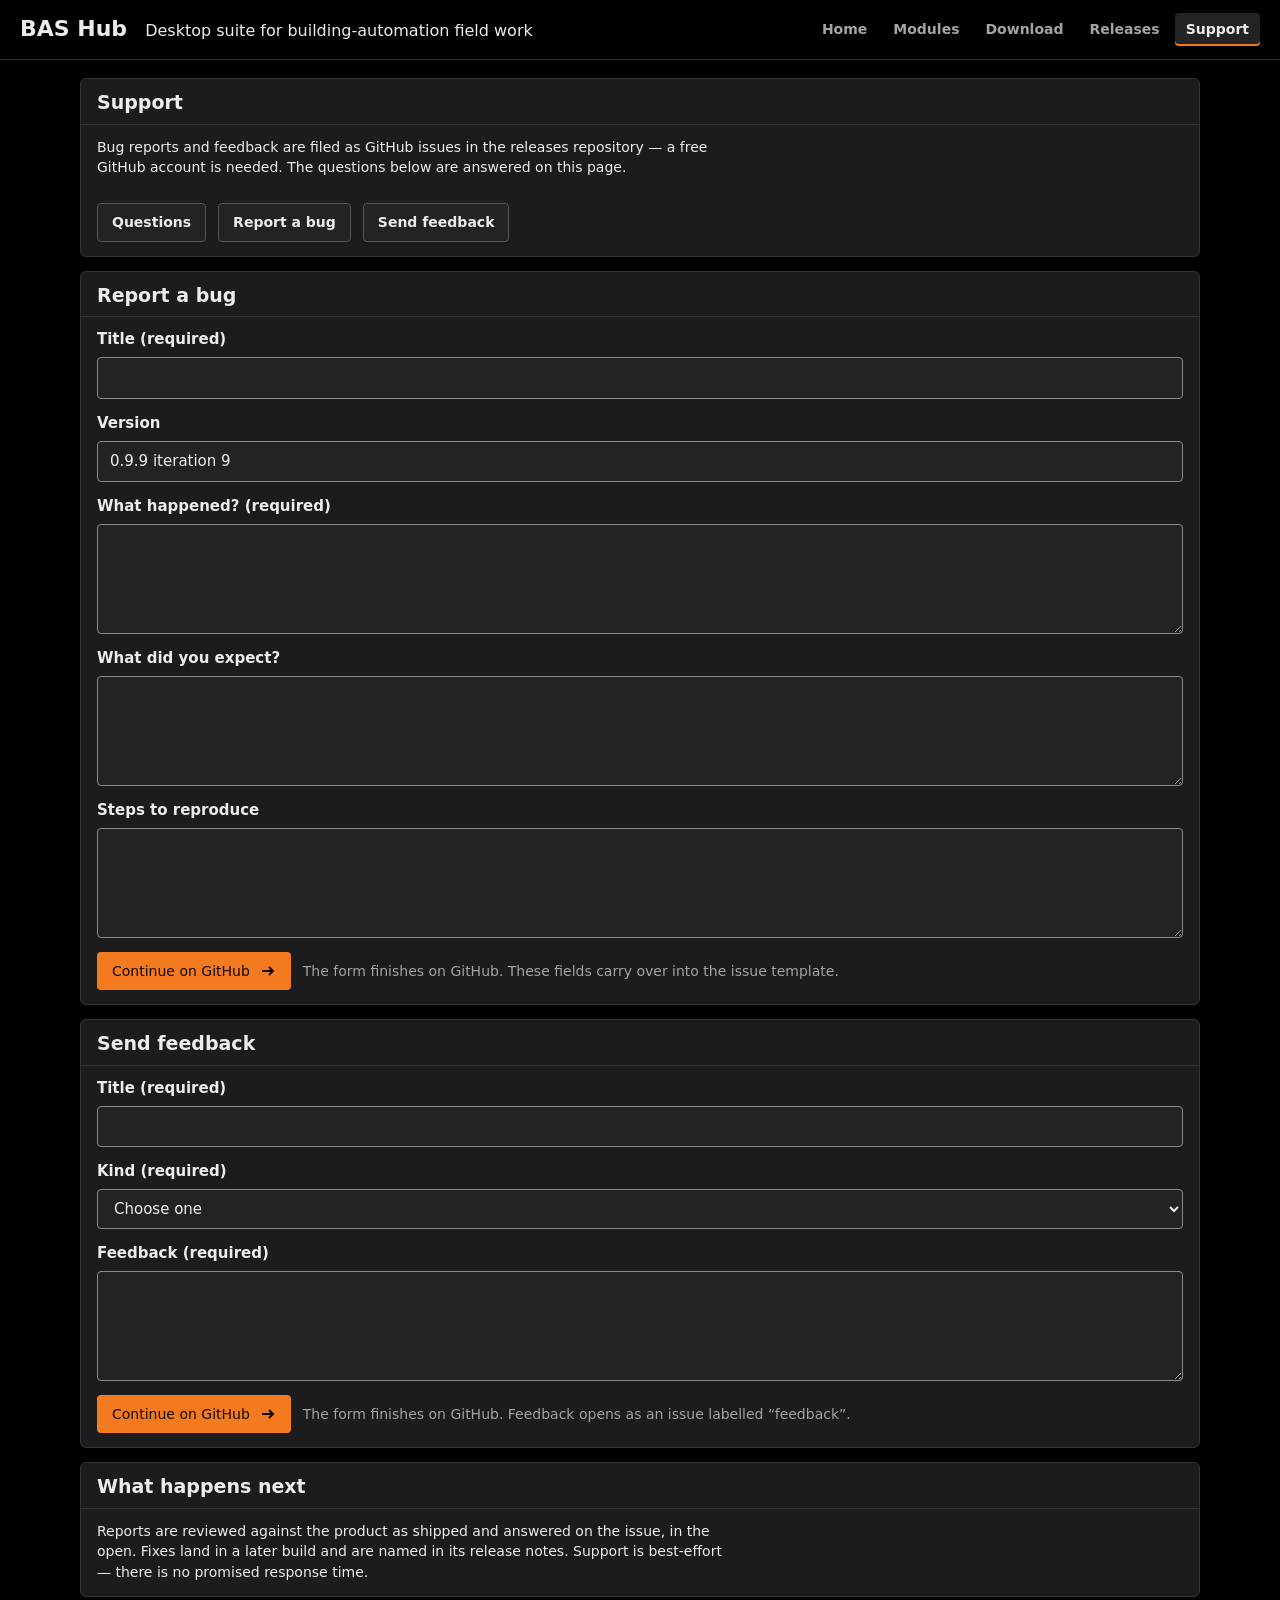
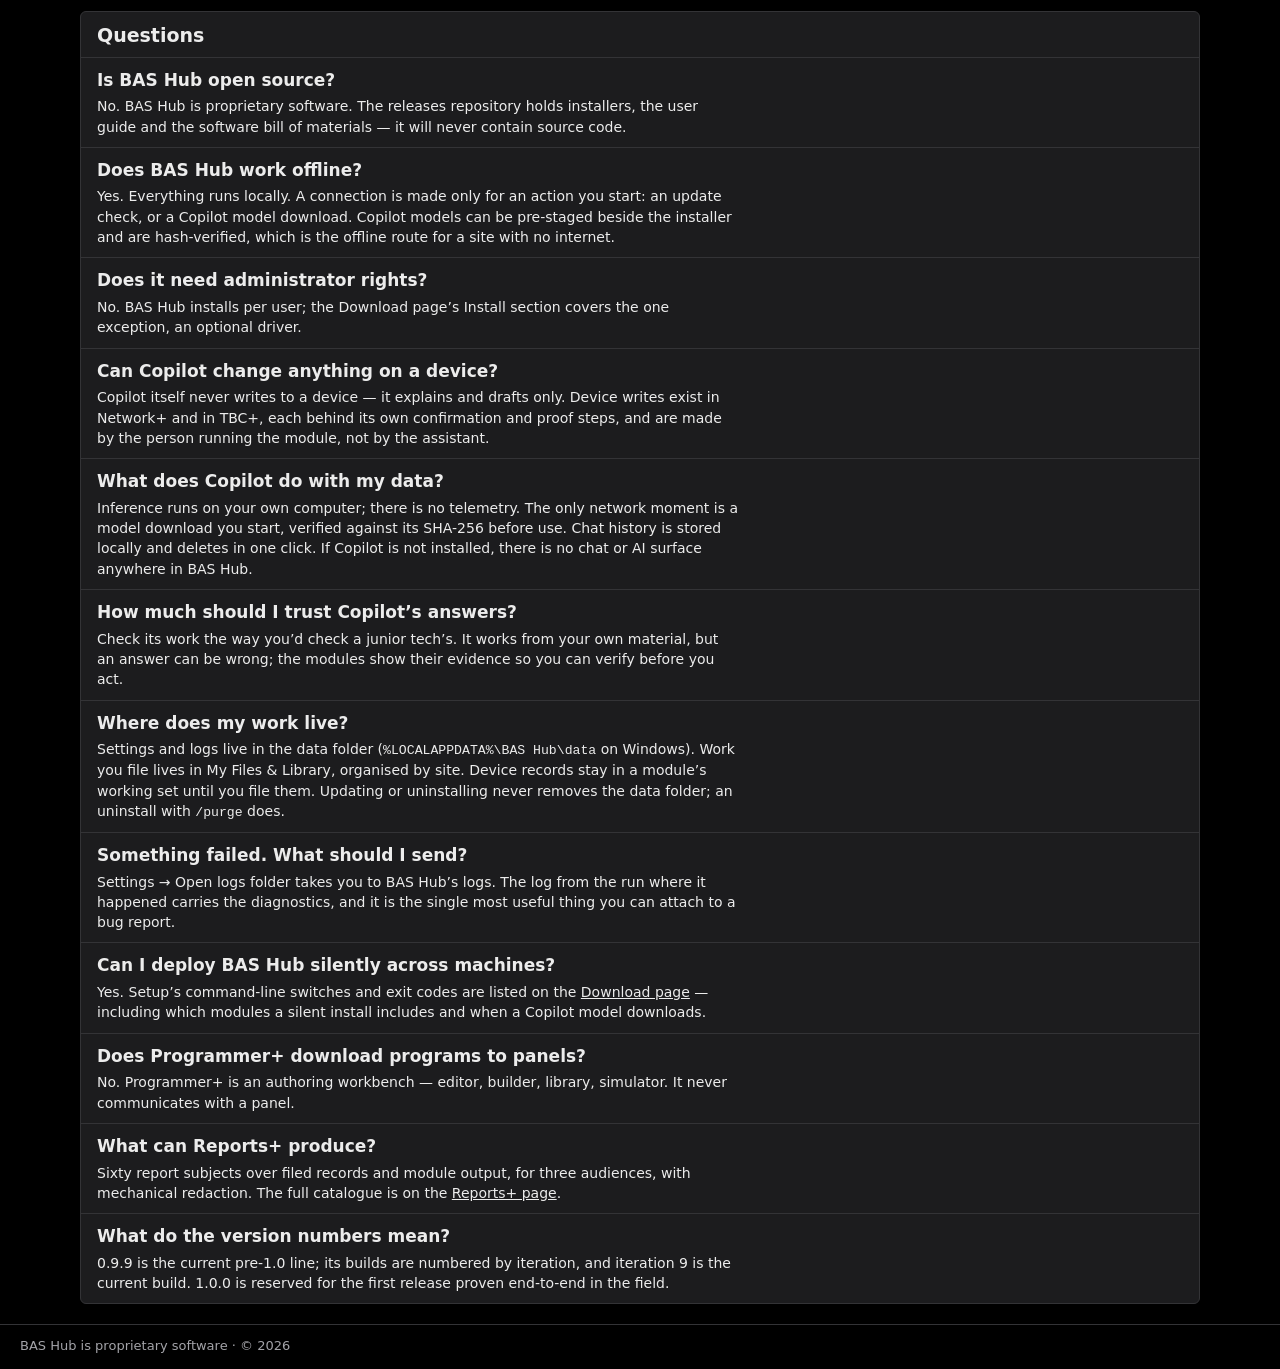
<file: support.html>
<!DOCTYPE html>
<html lang="en">
<head>
<meta charset="utf-8">
<meta name="viewport" content="width=device-width, initial-scale=1">
<title>Support — BAS Hub</title>
<meta name="description" content="Report a bug, send feedback, and answers about BAS Hub.">
<link rel="icon" href="favicon.ico" sizes="any">
<style>
  :root {
    --bg: #000; --panel: #1c1c1e; --panel-2: #232326; --line: #333336;
    --text: #ececec; --muted: #a3a3a8;
    --accent: #f47a20; --accent-ink: #120800;
    --amber: #f2b33d; --amber-bg: #241c0c;
    --red: #ff6b5e; --red-bg: #2a1311;
    --ok: #5fd27e; --ok-bg: #102116;
    --cand: #c9c9cf;
    --radius: 6px; --gap: 20px;
    font-family: "Segoe UI Variable Text", "Segoe UI", system-ui, -apple-system, Roboto, "Helvetica Neue", Arial, sans-serif;
    font-size: 16px; line-height: 1.45; color: var(--text); background: var(--bg);
  }
  * { box-sizing: border-box; }
  html, body { margin: 0; background: var(--bg); }
  a { color: inherit; }
  p, ul, h1, h2 { margin: 0; }
  :focus-visible { outline: 2px solid #fff; outline-offset: 3px; border-radius: 3px; }
  .vh { position: absolute; width: 1px; height: 1px; overflow: hidden; clip: rect(0 0 0 0); white-space: nowrap; }
  .skip { position: absolute; left: 16px; top: -60px; background: var(--text); color: #000; padding: 8px 12px; z-index: 10; font-weight: 700; }
  .skip:focus { top: 8px; }
  svg { flex: none; }

  /* Site bar = identity: the wordmark is the page's H1, stated once */
  header.site { display: flex; align-items: center; justify-content: space-between; gap: 12px 24px; flex-wrap: wrap;
    min-height: 72px; padding: 10px 32px; border-bottom: 1px solid var(--line); }
  .id { display: flex; align-items: baseline; gap: 6px 18px; flex-wrap: wrap; }
  h1 { font-size: 26px; line-height: 1.1; font-weight: 700; }
  h1 a { text-decoration: none; }
  .desc { font-size: 18px; }
  nav ul { list-style: none; padding: 0; display: flex; flex-wrap: wrap; gap: 4px; }
  nav a { display: block; padding: 8px 14px; border-radius: 4px; text-decoration: none; color: var(--muted); font-weight: 600; }
  nav a:hover { color: var(--text); background: var(--panel); }
  nav a[aria-current="page"] { color: var(--text); background: var(--panel-2); box-shadow: inset 0 -2px 0 var(--accent); }

  main { padding: 28px 32px 32px; display: grid; grid-template-columns: minmax(0, 1.2fr) minmax(0, 1fr); gap: var(--gap); align-items: start; max-width: 1920px; }

  .panel { background: var(--panel); border: 1px solid var(--line); border-radius: var(--radius); }
  .head { display: flex; align-items: baseline; justify-content: space-between; gap: 6px 16px; flex-wrap: wrap; padding: 16px 22px 14px; border-bottom: 1px solid var(--line); }
  h2 { font-size: 22px; line-height: 1.2; font-weight: 700; }
  .meta { color: var(--muted); font-size: 15px; }
  .meta b { color: var(--text); font-weight: 600; }
  code, .mono { font-family: "Cascadia Mono", Consolas, Menlo, monospace; font-size: .94em; }

  /* Release status band: sits between the heading and the buttons, so it is read before any download */
  .status { display: flex; gap: 12px; padding: 14px 22px; border-bottom: 1px solid var(--line); border-left: 4px solid; }
  .status svg { width: 20px; height: 20px; margin-top: 2px; }
  .status .lead { font-weight: 700; }
  .status .sub { color: var(--muted); font-size: 15px; margin-top: 4px; }
  .status.warn { background: var(--amber-bg); border-left-color: var(--amber); }
  .status.warn svg, .status.warn .lead { color: var(--amber); }
  .status.bad { background: var(--red-bg); border-left-color: var(--red); }
  .status.bad svg, .status.bad .lead { color: var(--red); }
  .status.good { background: var(--ok-bg); border-left-color: var(--ok); }
  .status.good svg, .status.good .lead { color: var(--ok); }
  .status.plain { background: var(--panel-2); border-left-color: var(--cand); }
  .checks { list-style: none; padding: 0; margin-top: 8px; display: grid; grid-template-columns: max-content 1fr; gap: 4px 20px; }
  .checks li { display: contents; }
  .checks .r { font-weight: 600; }

  table { width: 100%; border-collapse: collapse; }
  th { text-align: left; font-size: 13px; font-weight: 600; color: var(--muted); padding: 12px 22px 8px; border-bottom: 1px solid var(--line); }
  td { padding: 14px 22px; border-bottom: 1px solid var(--line); vertical-align: middle; }
  tbody tr:last-child td { border-bottom: 0; }
  .plat { font-weight: 700; font-size: 17px; white-space: nowrap; }
  .def { display: block; margin-top: 4px; font-weight: 400; font-size: 14px; color: var(--muted); }
  .st { display: inline-flex; align-items: center; gap: 8px; font-weight: 600; white-space: nowrap; }
  .st svg { width: 16px; height: 16px; }
  .st.ovr { color: var(--amber); }
  .st.bad { color: var(--red); }
  .st.good { color: var(--ok); }
  .st.cand { color: var(--cand); border: 1px dashed var(--cand); border-radius: 4px; padding: 1px 9px; }
  .st.none { color: var(--muted); font-weight: 400; }
  td.act { text-align: right; width: 1%; white-space: nowrap; }
  .btn { display: inline-flex; align-items: center; gap: 10px; padding: 10px 18px; border-radius: 4px; font-weight: 700;
    text-decoration: none; white-space: nowrap; border: 1px solid transparent; }
  .btn svg { width: 16px; height: 16px; }
  .btn.primary { background: var(--accent); color: var(--accent-ink); }
  .btn.primary:hover { background: #ff8c37; }
  .btn.secondary { background: var(--panel-2); color: var(--text); border-color: #55555a; }
  .btn.secondary:hover { border-color: var(--text); }
  .foot { padding: 12px 22px 14px; color: var(--muted); font-size: 15px; border-top: 1px solid var(--line); }
  .foot a { color: var(--text); }
  .empty { padding: 22px; }
  .empty p + p { margin-top: 6px; color: var(--muted); }

  /* Suite: one panel, one list, one application */
  .mods { list-style: none; padding: 0; }
  .mods li { padding: 14px 22px; border-bottom: 1px solid var(--line); }
  .mh { display: flex; align-items: baseline; gap: 12px; }
  .mod { font-weight: 700; font-size: 17px; }
  .ver { font-family: "Cascadia Mono", Consolas, Menlo, monospace; font-size: 15px; color: var(--muted); }
  .ver.none { font-family: inherit; }
  .scope { margin-top: 3px; }
  .policy { display: flex; gap: 10px; align-items: flex-start; padding: 14px 22px 16px; }
  .policy svg { width: 18px; height: 18px; margin-top: 3px; color: var(--text); }

  /* 1366x768 class screens */
  @media (max-width: 1600px) {
    :root { font-size: 14px; --gap: 14px; }
    header.site { min-height: 60px; padding: 8px 20px; }
    h1 { font-size: 22px; } .desc { font-size: 16px; }
    nav a { padding: 6px 11px; }
    main { padding: 18px 20px 20px; }
    h2 { font-size: 19px; }
    .head { padding: 12px 16px 10px; }
    .meta, .status .sub, .foot { font-size: 13px; }
    .status { padding: 11px 16px; }
    th { font-size: 12px; padding: 9px 16px 6px; }
    td { padding: 10px 16px; }
    .plat, .mod { font-size: 15px; } .def { font-size: 13px; } .ver { font-size: 13px; }
    .btn { padding: 8px 14px; }
    .foot { padding: 10px 16px 12px; }
    .mods li { padding: 10px 16px; }
    .policy { padding: 11px 16px 13px; }
  }
  /* Reflow (WCAG 1.4.10): single column, table rows become stacked blocks */
  @media (max-width: 900px) {
    header.site { padding: 10px 16px; }
    main { grid-template-columns: minmax(0, 1fr); padding: 14px 12px; }
    thead { position: absolute; width: 1px; height: 1px; overflow: hidden; clip: rect(0 0 0 0); }
    table, tbody, tr, td { display: block; width: auto; }
    tbody tr { padding: 12px 16px; border-bottom: 1px solid var(--line); }
    tbody tr:last-child { border-bottom: 0; }
    td { padding: 3px 0; border: 0; }
    td.act { text-align: left; padding-top: 8px; }
    .plat, .st { white-space: normal; }
  }

  /* Extensions for the pages beyond the home page: same tokens, same components.
     Added by the Section 5 build; the block above is the fix101 finals' CSS, verbatim. */
  main.single { grid-template-columns: minmax(0, 1fr); }
  /* Download files table: fixed layout with stated shares — auto layout
     starved the file column beside the nowrap button (measured 847/144/188
     in a 1,118px panel at 1920x1080, the table overflowing its panel). */
  table.dl { table-layout: fixed; }
  table.dl th:first-child, table.dl td:first-child { width: 26%; }
  table.dl th:last-child, table.dl td:last-child { width: 19%; }
  /* .plat is nowrap (finals' CSS, for the platform name); its .def child
     inherited that, so the one long def (Windows ARM64) painted across
     the row instead of wrapping — measured scrollW 825 in a 291px cell. */
  td.plat .def { white-space: normal; }
  main.single .panel, main.single .entry { max-width: 1120px; width: 100%; margin-inline: auto; }
  .stack { display: grid; gap: var(--gap); }
  footer.site { border-top: 1px solid var(--line); padding: 14px 32px 18px; color: var(--muted); font-size: 15px; max-width: 1920px; }
  .body { padding: 16px 22px 18px; }
  .body p + p { margin-top: 10px; }
  .body p.lede { font-size: 17px; }
  h3.sub { font-size: 17px; font-weight: 700; margin: 20px 0 6px; }
  .body h3.sub:first-child { margin-top: 0; }
  ul.list { list-style: none; padding: 0; }
  ul.list li { padding: 10px 22px; border-bottom: 1px solid var(--line); }
  ul.list li:last-child { border-bottom: 0; }
  ul.list .t { font-weight: 700; }
  ul.list .d { display: block; margin-top: 2px; color: var(--muted); font-size: 15px; }
  .faq { list-style: none; padding: 0; }
  .faq li { padding: 14px 22px; border-bottom: 1px solid var(--line); }
  .faq li:last-child { border-bottom: 0; }
  .faq .q { font-weight: 700; font-size: 17px; }
  .faq .a { margin-top: 4px; }
  .faq .a p + p { margin-top: 8px; }
  .file { display: block; font-weight: 400; font-size: 14px; color: var(--muted); margin-top: 4px; }
  .file code { color: var(--text); word-break: break-all; }
  .hash { display: block; font-size: 13px; color: var(--muted); margin-top: 2px; word-break: break-all; }
  .entry { background: var(--panel); border: 1px solid var(--line); border-radius: var(--radius); }
  .entry .head h3 { font-size: 20px; line-height: 1.2; font-weight: 700; margin: 0; }
  .entry .title { padding: 14px 22px 0; font-size: 17px; font-weight: 600; }
  .entry .body { font-size: 15.5px; }
  .entry ul.bl { margin: 10px 0 0; padding-left: 20px; }
  .entry ul.bl li { margin-top: 6px; }
  .entry .status { border-bottom: 0; border-top: 1px solid var(--line); margin-top: 14px; }
  .entry .status p { font-size: 15px; }
  .banner { padding: 12px 22px; background: var(--panel-2); border-bottom: 1px solid var(--line); border-left: 4px solid var(--cand); font-size: 15px; }
  form.f { padding: 16px 22px 18px; display: grid; gap: 14px; }
  form.f label { display: grid; gap: 6px; font-weight: 600; font-size: 15px; }
  form.f input[type="text"], form.f textarea, form.f select {
    background: var(--panel-2); color: var(--text); border: 1px solid #8a8a90; border-radius: 4px;
    padding: 9px 12px; font: inherit; font-weight: 400; width: 100%; }
  form.f textarea { min-height: 110px; resize: vertical; }
  form.f .row { display: flex; gap: 12px; align-items: center; flex-wrap: wrap; }
  form.f .hint { color: var(--muted); font-size: 14px; font-weight: 400; }
  button.btn { font: inherit; cursor: pointer; }
  .doors { display: flex; gap: 12px; flex-wrap: wrap; padding: 16px 22px 18px; }
  td .rowbtn { text-align: right; }
  .catgroup td { background: var(--panel-2); font-weight: 700; font-size: 15px; padding-top: 10px; padding-bottom: 10px; }
  ul.mods.hub li { display: flex; align-items: center; justify-content: space-between; gap: 16px; }
  ul.mods.hub .open { flex: none; }
  body { display: flex; flex-direction: column; min-height: 100vh; }
  main { flex: 1 0 auto; width: 100%; margin-inline: auto; }
  .body p, .faq .a p { max-width: 72ch; }
  main.single .panel.narrow { max-width: 560px; }
  .files { list-style: none; padding: 0; }
  .files li { padding: 10px 22px; border-bottom: 1px solid var(--line); display: flex; justify-content: space-between; align-items: baseline; gap: 8px 24px; flex-wrap: wrap; }
  .files li:last-child { border-bottom: 0; }
  .files .fl { font-weight: 600; }
  .files .fm { color: var(--muted); font-size: 14px; }
  .files .fh { display: block; color: var(--muted); font-size: 13px; word-break: break-all; }
  .entry .status ul { margin: 8px 0 0; padding-left: 20px; }
  .entry .status li { margin-top: 6px; font-size: 15px; }
  .entry .status li:first-child { margin-top: 0; }
  .toc { list-style: none; padding: 0; }
  .toc li { padding: 9px 22px; border-bottom: 1px solid var(--line); display: flex; justify-content: space-between; gap: 16px; flex-wrap: wrap; }
  .toc li:last-child { border-bottom: 0; }
  .toc a { font-weight: 600; text-decoration: none; }
  .toc a:hover { text-decoration: underline; }
  .toc .d { color: var(--muted); font-size: 14px; }
  .fam { font-weight: 700; font-size: 15px; }
  @media (max-width: 900px) {
    .proofcell::before { content: "Proof: "; font-weight: 600; color: var(--muted); }
  }
  @media (max-width: 1600px) {
    footer.site { padding: 12px 20px 14px; font-size: 13px; }
    .body { padding: 12px 16px 14px; }
    ul.list li, .faq li { padding: 10px 16px; }
    .entry .title { padding: 10px 16px 0; }
    .banner { padding: 10px 16px; }
    form.f { padding: 12px 16px 14px; }
    .doors { padding: 12px 16px 14px; }
  }
  @media (max-width: 900px) {
    footer.site { padding: 12px 16px; }
  }
</style>
</head>
<body>
<a class="skip" href="#main">Skip to main content</a>

<header class="site">
  <div class="id">
    <h1><a href="index.html">BAS Hub</a></h1>
    <p class="desc">Desktop suite for building-automation field work</p>
  </div>
  <nav aria-label="Site">
    <ul>
      <li><a href="index.html">Home</a></li>
      <li><a href="modules.html">Modules</a></li>
      <li><a href="download.html">Download</a></li>
      <li><a href="releases.html">Releases</a></li>
      <li><a href="support.html" aria-current="page">Support</a></li>
    </ul>
  </nav>
</header>

<main class="single" id="main">
 <div class="stack">
  <section class="panel" aria-labelledby="sup-h">
    <div class="head"><h2 id="sup-h">Support</h2></div>
    <div class="body"><p>Bug reports and feedback are filed as GitHub issues in the releases repository — a free GitHub account is needed. The questions below are answered on this page.</p></div>
    <div class="doors">
      <a class="btn secondary" href="#questions">Questions</a>
      <a class="btn secondary" href="#bug">Report a bug</a>
      <a class="btn secondary" href="#feedback">Send feedback</a>
    </div>
  </section>

  <section class="panel" id="bug" aria-labelledby="bug-h">
    <div class="head"><h2 id="bug-h">Report a bug</h2></div>
    <form class="f" action="https://github.com/JacobHamrac/bas-hub-releases/issues/new" method="get">
      <input type="hidden" name="template" value="bug_report.yml">
      <label>Title (required) <input type="text" name="title" required></label>
      <label>Version <input type="text" name="version" value="0.9.9 iteration 9"></label>
      <label>What happened? (required) <textarea name="what-happened" required></textarea></label>
      <label>What did you expect? <textarea name="expected"></textarea></label>
      <label>Steps to reproduce <textarea name="steps"></textarea></label>
      <div class="row"><button class="btn primary" type="submit">Continue on GitHub<svg viewBox="0 0 16 16" fill="none" stroke="currentColor" stroke-width="2" aria-hidden="true"><path d="M2 8h11M9 4l4 4-4 4"/></svg></button><span class="hint">The form finishes on GitHub. These fields carry over into the issue template.</span></div>
    </form>
  </section>

  <section class="panel" id="feedback" aria-labelledby="fb-h">
    <div class="head"><h2 id="fb-h">Send feedback</h2></div>
    <form class="f" action="https://github.com/JacobHamrac/bas-hub-releases/issues/new" method="get">
      <input type="hidden" name="template" value="feedback.yml">
      <input type="hidden" name="labels" value="feedback">
      <label>Title (required) <input type="text" name="title" required></label>
      <label>Kind (required) <select name="kind" required><option value="" selected disabled>Choose one</option><option>Idea</option><option>Feature request</option><option>General impression</option></select></label>
      <label>Feedback (required) <textarea name="feedback" required></textarea></label>
      <div class="row"><button class="btn primary" type="submit">Continue on GitHub<svg viewBox="0 0 16 16" fill="none" stroke="currentColor" stroke-width="2" aria-hidden="true"><path d="M2 8h11M9 4l4 4-4 4"/></svg></button><span class="hint">The form finishes on GitHub. Feedback opens as an issue labelled “feedback”.</span></div>
    </form>
  </section>

  <section class="panel" aria-labelledby="next-h">
    <div class="head"><h2 id="next-h">What happens next</h2></div>
    <div class="body">
      <p>Reports are reviewed against the product as shipped and answered on the issue, in the open. Fixes land in a later build and are named in its release notes. Support is best-effort — there is no promised response time.</p>
    </div>
  </section>

  <section class="panel" id="questions" aria-labelledby="faq-h">
    <div class="head"><h2 id="faq-h">Questions</h2></div>
    <ul class="faq">
      <li><p class="q">Is BAS Hub open source?</p><div class="a"><p>No. BAS Hub is proprietary software. The releases repository holds installers, the user guide and the software bill of materials — it will never contain source code.</p></div></li>
      <li><p class="q">Does BAS Hub work offline?</p><div class="a"><p>Yes. Everything runs locally. A connection is made only for an action you start: an update check, or a Copilot model download. Copilot models can be pre-staged beside the installer and are hash-verified, which is the offline route for a site with no internet.</p></div></li>
      <li><p class="q">Does it need administrator rights?</p><div class="a"><p>No. BAS Hub installs per user; the Download page’s Install section covers the one exception, an optional driver.</p></div></li>
      <li><p class="q">Can Copilot change anything on a device?</p><div class="a"><p>Copilot itself never writes to a device — it explains and drafts only. Device writes exist in Network+ and in TBC+, each behind its own confirmation and proof steps, and are made by the person running the module, not by the assistant.</p></div></li>
      <li><p class="q">What does Copilot do with my data?</p><div class="a"><p>Inference runs on your own computer; there is no telemetry. The only network moment is a model download you start, verified against its SHA-256 before use. Chat history is stored locally and deletes in one click. If Copilot is not installed, there is no chat or AI surface anywhere in BAS Hub.</p></div></li>
      <li><p class="q">How much should I trust Copilot’s answers?</p><div class="a"><p>Check its work the way you’d check a junior tech’s. It works from your own material, but an answer can be wrong; the modules show their evidence so you can verify before you act.</p></div></li>
      <li><p class="q">Where does my work live?</p><div class="a"><p>Settings and logs live in the data folder (<code>%LOCALAPPDATA%\BAS Hub\data</code> on Windows). Work you file lives in My Files &amp; Library, organised by site. Device records stay in a module’s working set until you file them. Updating or uninstalling never removes the data folder; an uninstall with <code>/purge</code> does.</p></div></li>
      <li><p class="q">Something failed. What should I send?</p><div class="a"><p>Settings → Open logs folder takes you to BAS Hub’s logs. The log from the run where it happened carries the diagnostics, and it is the single most useful thing you can attach to a bug report.</p></div></li>
      <li><p class="q">Can I deploy BAS Hub silently across machines?</p><div class="a"><p>Yes. Setup’s command-line switches and exit codes are listed on the <a href="download.html">Download page</a> — including which modules a silent install includes and when a Copilot model downloads.</p></div></li>
      <li><p class="q">Does Programmer+ download programs to panels?</p><div class="a"><p>No. Programmer+ is an authoring workbench — editor, builder, library, simulator. It never communicates with a panel.</p></div></li>
      <li><p class="q">What can Reports+ produce?</p><div class="a"><p>Sixty report subjects over filed records and module output, for three audiences, with mechanical redaction. The full catalogue is on the <a href="reports-plus.html">Reports+ page</a>.</p></div></li>
      <li><p class="q">What do the version numbers mean?</p><div class="a"><p>0.9.9 is the current pre-1.0 line; its builds are numbered by iteration, and iteration 9 is the current build. 1.0.0 is reserved for the first release proven end-to-end in the field.</p></div></li>
    </ul>
  </section>
 </div>
</main>

<footer class="site">BAS Hub is proprietary software · © 2026</footer>
</body>
</html>
</file>
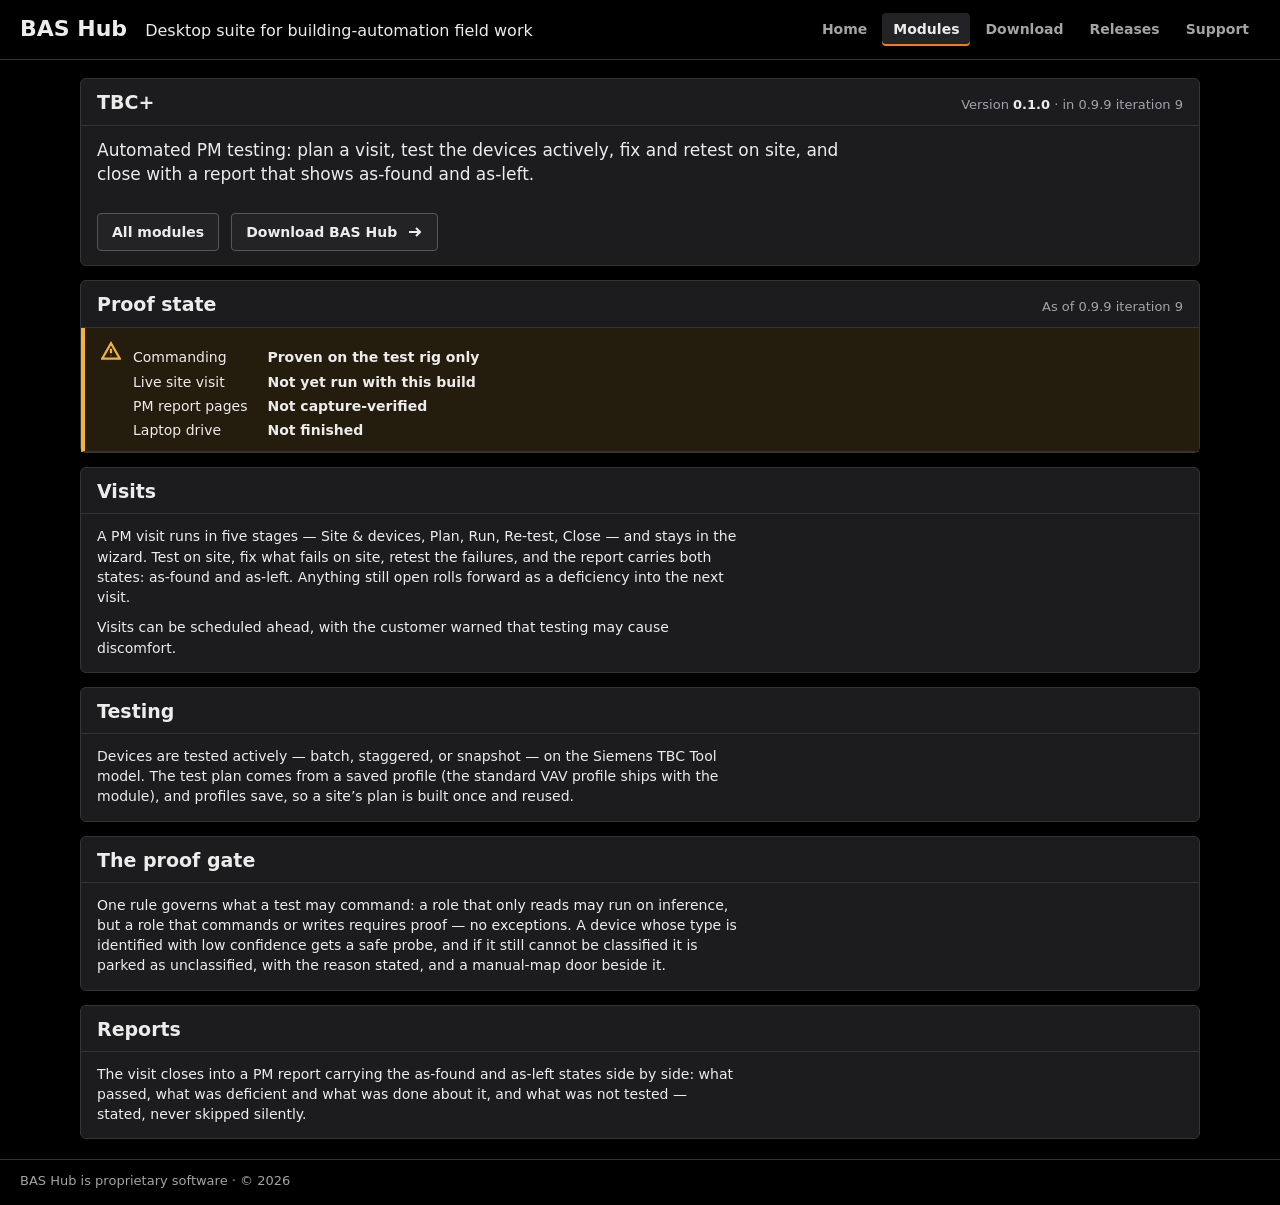
<file: tbc-plus.html>
<!DOCTYPE html>
<html lang="en">
<head>
<meta charset="utf-8">
<meta name="viewport" content="width=device-width, initial-scale=1">
<title>TBC+ — BAS Hub</title>
<meta name="description" content="TBC+ — automated PM testing with as-found and as-left reporting.">
<link rel="icon" href="favicon.ico" sizes="any">
<style>
  :root {
    --bg: #000; --panel: #1c1c1e; --panel-2: #232326; --line: #333336;
    --text: #ececec; --muted: #a3a3a8;
    --accent: #f47a20; --accent-ink: #120800;
    --amber: #f2b33d; --amber-bg: #241c0c;
    --red: #ff6b5e; --red-bg: #2a1311;
    --ok: #5fd27e; --ok-bg: #102116;
    --cand: #c9c9cf;
    --radius: 6px; --gap: 20px;
    font-family: "Segoe UI Variable Text", "Segoe UI", system-ui, -apple-system, Roboto, "Helvetica Neue", Arial, sans-serif;
    font-size: 16px; line-height: 1.45; color: var(--text); background: var(--bg);
  }
  * { box-sizing: border-box; }
  html, body { margin: 0; background: var(--bg); }
  a { color: inherit; }
  p, ul, h1, h2 { margin: 0; }
  :focus-visible { outline: 2px solid #fff; outline-offset: 3px; border-radius: 3px; }
  .vh { position: absolute; width: 1px; height: 1px; overflow: hidden; clip: rect(0 0 0 0); white-space: nowrap; }
  .skip { position: absolute; left: 16px; top: -60px; background: var(--text); color: #000; padding: 8px 12px; z-index: 10; font-weight: 700; }
  .skip:focus { top: 8px; }
  svg { flex: none; }

  /* Site bar = identity: the wordmark is the page's H1, stated once */
  header.site { display: flex; align-items: center; justify-content: space-between; gap: 12px 24px; flex-wrap: wrap;
    min-height: 72px; padding: 10px 32px; border-bottom: 1px solid var(--line); }
  .id { display: flex; align-items: baseline; gap: 6px 18px; flex-wrap: wrap; }
  h1 { font-size: 26px; line-height: 1.1; font-weight: 700; }
  h1 a { text-decoration: none; }
  .desc { font-size: 18px; }
  nav ul { list-style: none; padding: 0; display: flex; flex-wrap: wrap; gap: 4px; }
  nav a { display: block; padding: 8px 14px; border-radius: 4px; text-decoration: none; color: var(--muted); font-weight: 600; }
  nav a:hover { color: var(--text); background: var(--panel); }
  nav a[aria-current="page"] { color: var(--text); background: var(--panel-2); box-shadow: inset 0 -2px 0 var(--accent); }

  main { padding: 28px 32px 32px; display: grid; grid-template-columns: minmax(0, 1.2fr) minmax(0, 1fr); gap: var(--gap); align-items: start; max-width: 1920px; }

  .panel { background: var(--panel); border: 1px solid var(--line); border-radius: var(--radius); }
  .head { display: flex; align-items: baseline; justify-content: space-between; gap: 6px 16px; flex-wrap: wrap; padding: 16px 22px 14px; border-bottom: 1px solid var(--line); }
  h2 { font-size: 22px; line-height: 1.2; font-weight: 700; }
  .meta { color: var(--muted); font-size: 15px; }
  .meta b { color: var(--text); font-weight: 600; }
  code, .mono { font-family: "Cascadia Mono", Consolas, Menlo, monospace; font-size: .94em; }

  /* Release status band: sits between the heading and the buttons, so it is read before any download */
  .status { display: flex; gap: 12px; padding: 14px 22px; border-bottom: 1px solid var(--line); border-left: 4px solid; }
  .status svg { width: 20px; height: 20px; margin-top: 2px; }
  .status .lead { font-weight: 700; }
  .status .sub { color: var(--muted); font-size: 15px; margin-top: 4px; }
  .status.warn { background: var(--amber-bg); border-left-color: var(--amber); }
  .status.warn svg, .status.warn .lead { color: var(--amber); }
  .status.bad { background: var(--red-bg); border-left-color: var(--red); }
  .status.bad svg, .status.bad .lead { color: var(--red); }
  .status.good { background: var(--ok-bg); border-left-color: var(--ok); }
  .status.good svg, .status.good .lead { color: var(--ok); }
  .status.plain { background: var(--panel-2); border-left-color: var(--cand); }
  .checks { list-style: none; padding: 0; margin-top: 8px; display: grid; grid-template-columns: max-content 1fr; gap: 4px 20px; }
  .checks li { display: contents; }
  .checks .r { font-weight: 600; }

  table { width: 100%; border-collapse: collapse; }
  th { text-align: left; font-size: 13px; font-weight: 600; color: var(--muted); padding: 12px 22px 8px; border-bottom: 1px solid var(--line); }
  td { padding: 14px 22px; border-bottom: 1px solid var(--line); vertical-align: middle; }
  tbody tr:last-child td { border-bottom: 0; }
  .plat { font-weight: 700; font-size: 17px; white-space: nowrap; }
  .def { display: block; margin-top: 4px; font-weight: 400; font-size: 14px; color: var(--muted); }
  .st { display: inline-flex; align-items: center; gap: 8px; font-weight: 600; white-space: nowrap; }
  .st svg { width: 16px; height: 16px; }
  .st.ovr { color: var(--amber); }
  .st.bad { color: var(--red); }
  .st.good { color: var(--ok); }
  .st.cand { color: var(--cand); border: 1px dashed var(--cand); border-radius: 4px; padding: 1px 9px; }
  .st.none { color: var(--muted); font-weight: 400; }
  td.act { text-align: right; width: 1%; white-space: nowrap; }
  .btn { display: inline-flex; align-items: center; gap: 10px; padding: 10px 18px; border-radius: 4px; font-weight: 700;
    text-decoration: none; white-space: nowrap; border: 1px solid transparent; }
  .btn svg { width: 16px; height: 16px; }
  .btn.primary { background: var(--accent); color: var(--accent-ink); }
  .btn.primary:hover { background: #ff8c37; }
  .btn.secondary { background: var(--panel-2); color: var(--text); border-color: #55555a; }
  .btn.secondary:hover { border-color: var(--text); }
  .foot { padding: 12px 22px 14px; color: var(--muted); font-size: 15px; border-top: 1px solid var(--line); }
  .foot a { color: var(--text); }
  .empty { padding: 22px; }
  .empty p + p { margin-top: 6px; color: var(--muted); }

  /* Suite: one panel, one list, one application */
  .mods { list-style: none; padding: 0; }
  .mods li { padding: 14px 22px; border-bottom: 1px solid var(--line); }
  .mh { display: flex; align-items: baseline; gap: 12px; }
  .mod { font-weight: 700; font-size: 17px; }
  .ver { font-family: "Cascadia Mono", Consolas, Menlo, monospace; font-size: 15px; color: var(--muted); }
  .ver.none { font-family: inherit; }
  .scope { margin-top: 3px; }
  .policy { display: flex; gap: 10px; align-items: flex-start; padding: 14px 22px 16px; }
  .policy svg { width: 18px; height: 18px; margin-top: 3px; color: var(--text); }

  /* 1366x768 class screens */
  @media (max-width: 1600px) {
    :root { font-size: 14px; --gap: 14px; }
    header.site { min-height: 60px; padding: 8px 20px; }
    h1 { font-size: 22px; } .desc { font-size: 16px; }
    nav a { padding: 6px 11px; }
    main { padding: 18px 20px 20px; }
    h2 { font-size: 19px; }
    .head { padding: 12px 16px 10px; }
    .meta, .status .sub, .foot { font-size: 13px; }
    .status { padding: 11px 16px; }
    th { font-size: 12px; padding: 9px 16px 6px; }
    td { padding: 10px 16px; }
    .plat, .mod { font-size: 15px; } .def { font-size: 13px; } .ver { font-size: 13px; }
    .btn { padding: 8px 14px; }
    .foot { padding: 10px 16px 12px; }
    .mods li { padding: 10px 16px; }
    .policy { padding: 11px 16px 13px; }
  }
  /* Reflow (WCAG 1.4.10): single column, table rows become stacked blocks */
  @media (max-width: 900px) {
    header.site { padding: 10px 16px; }
    main { grid-template-columns: minmax(0, 1fr); padding: 14px 12px; }
    thead { position: absolute; width: 1px; height: 1px; overflow: hidden; clip: rect(0 0 0 0); }
    table, tbody, tr, td { display: block; width: auto; }
    tbody tr { padding: 12px 16px; border-bottom: 1px solid var(--line); }
    tbody tr:last-child { border-bottom: 0; }
    td { padding: 3px 0; border: 0; }
    td.act { text-align: left; padding-top: 8px; }
    .plat, .st { white-space: normal; }
  }

  /* Extensions for the pages beyond the home page: same tokens, same components.
     Added by the Section 5 build; the block above is the fix101 finals' CSS, verbatim. */
  main.single { grid-template-columns: minmax(0, 1fr); }
  /* Download files table: fixed layout with stated shares — auto layout
     starved the file column beside the nowrap button (measured 847/144/188
     in a 1,118px panel at 1920x1080, the table overflowing its panel). */
  table.dl { table-layout: fixed; }
  table.dl th:first-child, table.dl td:first-child { width: 26%; }
  table.dl th:last-child, table.dl td:last-child { width: 19%; }
  /* .plat is nowrap (finals' CSS, for the platform name); its .def child
     inherited that, so the one long def (Windows ARM64) painted across
     the row instead of wrapping — measured scrollW 825 in a 291px cell. */
  td.plat .def { white-space: normal; }
  main.single .panel, main.single .entry { max-width: 1120px; width: 100%; margin-inline: auto; }
  .stack { display: grid; gap: var(--gap); }
  footer.site { border-top: 1px solid var(--line); padding: 14px 32px 18px; color: var(--muted); font-size: 15px; max-width: 1920px; }
  .body { padding: 16px 22px 18px; }
  .body p + p { margin-top: 10px; }
  .body p.lede { font-size: 17px; }
  h3.sub { font-size: 17px; font-weight: 700; margin: 20px 0 6px; }
  .body h3.sub:first-child { margin-top: 0; }
  ul.list { list-style: none; padding: 0; }
  ul.list li { padding: 10px 22px; border-bottom: 1px solid var(--line); }
  ul.list li:last-child { border-bottom: 0; }
  ul.list .t { font-weight: 700; }
  ul.list .d { display: block; margin-top: 2px; color: var(--muted); font-size: 15px; }
  .faq { list-style: none; padding: 0; }
  .faq li { padding: 14px 22px; border-bottom: 1px solid var(--line); }
  .faq li:last-child { border-bottom: 0; }
  .faq .q { font-weight: 700; font-size: 17px; }
  .faq .a { margin-top: 4px; }
  .faq .a p + p { margin-top: 8px; }
  .file { display: block; font-weight: 400; font-size: 14px; color: var(--muted); margin-top: 4px; }
  .file code { color: var(--text); word-break: break-all; }
  .hash { display: block; font-size: 13px; color: var(--muted); margin-top: 2px; word-break: break-all; }
  .entry { background: var(--panel); border: 1px solid var(--line); border-radius: var(--radius); }
  .entry .head h3 { font-size: 20px; line-height: 1.2; font-weight: 700; margin: 0; }
  .entry .title { padding: 14px 22px 0; font-size: 17px; font-weight: 600; }
  .entry .body { font-size: 15.5px; }
  .entry ul.bl { margin: 10px 0 0; padding-left: 20px; }
  .entry ul.bl li { margin-top: 6px; }
  .entry .status { border-bottom: 0; border-top: 1px solid var(--line); margin-top: 14px; }
  .entry .status p { font-size: 15px; }
  .banner { padding: 12px 22px; background: var(--panel-2); border-bottom: 1px solid var(--line); border-left: 4px solid var(--cand); font-size: 15px; }
  form.f { padding: 16px 22px 18px; display: grid; gap: 14px; }
  form.f label { display: grid; gap: 6px; font-weight: 600; font-size: 15px; }
  form.f input[type="text"], form.f textarea, form.f select {
    background: var(--panel-2); color: var(--text); border: 1px solid #8a8a90; border-radius: 4px;
    padding: 9px 12px; font: inherit; font-weight: 400; width: 100%; }
  form.f textarea { min-height: 110px; resize: vertical; }
  form.f .row { display: flex; gap: 12px; align-items: center; flex-wrap: wrap; }
  form.f .hint { color: var(--muted); font-size: 14px; font-weight: 400; }
  button.btn { font: inherit; cursor: pointer; }
  .doors { display: flex; gap: 12px; flex-wrap: wrap; padding: 16px 22px 18px; }
  td .rowbtn { text-align: right; }
  .catgroup td { background: var(--panel-2); font-weight: 700; font-size: 15px; padding-top: 10px; padding-bottom: 10px; }
  ul.mods.hub li { display: flex; align-items: center; justify-content: space-between; gap: 16px; }
  ul.mods.hub .open { flex: none; }
  body { display: flex; flex-direction: column; min-height: 100vh; }
  main { flex: 1 0 auto; width: 100%; margin-inline: auto; }
  .body p, .faq .a p { max-width: 72ch; }
  main.single .panel.narrow { max-width: 560px; }
  .files { list-style: none; padding: 0; }
  .files li { padding: 10px 22px; border-bottom: 1px solid var(--line); display: flex; justify-content: space-between; align-items: baseline; gap: 8px 24px; flex-wrap: wrap; }
  .files li:last-child { border-bottom: 0; }
  .files .fl { font-weight: 600; }
  .files .fm { color: var(--muted); font-size: 14px; }
  .files .fh { display: block; color: var(--muted); font-size: 13px; word-break: break-all; }
  .entry .status ul { margin: 8px 0 0; padding-left: 20px; }
  .entry .status li { margin-top: 6px; font-size: 15px; }
  .entry .status li:first-child { margin-top: 0; }
  .toc { list-style: none; padding: 0; }
  .toc li { padding: 9px 22px; border-bottom: 1px solid var(--line); display: flex; justify-content: space-between; gap: 16px; flex-wrap: wrap; }
  .toc li:last-child { border-bottom: 0; }
  .toc a { font-weight: 600; text-decoration: none; }
  .toc a:hover { text-decoration: underline; }
  .toc .d { color: var(--muted); font-size: 14px; }
  .fam { font-weight: 700; font-size: 15px; }
  @media (max-width: 900px) {
    .proofcell::before { content: "Proof: "; font-weight: 600; color: var(--muted); }
  }
  @media (max-width: 1600px) {
    footer.site { padding: 12px 20px 14px; font-size: 13px; }
    .body { padding: 12px 16px 14px; }
    ul.list li, .faq li { padding: 10px 16px; }
    .entry .title { padding: 10px 16px 0; }
    .banner { padding: 10px 16px; }
    form.f { padding: 12px 16px 14px; }
    .doors { padding: 12px 16px 14px; }
  }
  @media (max-width: 900px) {
    footer.site { padding: 12px 16px; }
  }
</style>
</head>
<body>
<a class="skip" href="#main">Skip to main content</a>

<header class="site">
  <div class="id">
    <h1><a href="index.html">BAS Hub</a></h1>
    <p class="desc">Desktop suite for building-automation field work</p>
  </div>
  <nav aria-label="Site">
    <ul>
      <li><a href="index.html">Home</a></li>
      <li><a href="modules.html" aria-current="page">Modules</a></li>
      <li><a href="download.html">Download</a></li>
      <li><a href="releases.html">Releases</a></li>
      <li><a href="support.html">Support</a></li>
    </ul>
  </nav>
</header>

<main class="single" id="main">
 <div class="stack">
  <section class="panel" aria-labelledby="mod-h">
    <div class="head">
      <h2 id="mod-h">TBC+</h2>
      <span class="meta">Version <b>0.1.0</b> · in 0.9.9 iteration 9</span>
    </div>
    <div class="body"><p class="lede">Automated PM testing: plan a visit, test the devices actively, fix and retest on site, and close with a report that shows as-found and as-left.</p></div>
    <div class="doors">
      <a class="btn secondary" href="modules.html">All modules</a>
      <a class="btn secondary" href="download.html">Download BAS Hub<svg viewBox="0 0 16 16" fill="none" stroke="currentColor" stroke-width="2" aria-hidden="true"><path d="M2 8h11M9 4l4 4-4 4"/></svg></a>
    </div>
  </section>
  <section class="panel" aria-labelledby="proof-h">
    <div class="head"><h2 id="proof-h">Proof state</h2><span class="meta">As of 0.9.9 iteration 9</span></div>
    <div class="status warn" role="note">
      <svg viewBox="0 0 16 16" fill="none" stroke="currentColor" stroke-width="1.8" aria-hidden="true"><path d="M8 1.8 15 14H1z"/><path d="M8 6.2v3.6M8 11.6v.1"/></svg>
      <div>
        <ul class="checks" aria-label="Proof state">
      <li><span>Commanding</span><span class="r">Proven on the test rig only</span></li>
      <li><span>Live site visit</span><span class="r">Not yet run with this build</span></li>
      <li><span>PM report pages</span><span class="r">Not capture-verified</span></li>
      <li><span>Laptop drive</span><span class="r">Not finished</span></li>
        </ul>
      </div>
    </div>
  </section>
  <section class="panel" aria-labelledby="mp0-h">
    <div class="head"><h2 id="mp0-h">Visits</h2></div>
    <div class="body">
      <p>A PM visit runs in five stages — Site &amp; devices, Plan, Run, Re-test, Close — and stays in the wizard. Test on site, fix what fails on site, retest the failures, and the report carries both states: as-found and as-left. Anything still open rolls forward as a deficiency into the next visit.</p>
      <p>Visits can be scheduled ahead, with the customer warned that testing may cause discomfort.</p>
    </div>
  </section>
  <section class="panel" aria-labelledby="mp1-h">
    <div class="head"><h2 id="mp1-h">Testing</h2></div>
    <div class="body">
      <p>Devices are tested actively — batch, staggered, or snapshot — on the Siemens TBC Tool model. The test plan comes from a saved profile (the standard VAV profile ships with the module), and profiles save, so a site’s plan is built once and reused.</p>
    </div>
  </section>
  <section class="panel" aria-labelledby="mp2-h">
    <div class="head"><h2 id="mp2-h">The proof gate</h2></div>
    <div class="body">
      <p>One rule governs what a test may command: a role that only reads may run on inference, but a role that commands or writes requires proof — no exceptions. A device whose type is identified with low confidence gets a safe probe, and if it still cannot be classified it is parked as unclassified, with the reason stated, and a manual-map door beside it.</p>
    </div>
  </section>
  <section class="panel" aria-labelledby="mp3-h">
    <div class="head"><h2 id="mp3-h">Reports</h2></div>
    <div class="body">
      <p>The visit closes into a PM report carrying the as-found and as-left states side by side: what passed, what was deficient and what was done about it, and what was not tested — stated, never skipped silently.</p>
    </div>
  </section>
 </div>
</main>

<footer class="site">BAS Hub is proprietary software · © 2026</footer>
</body>
</html>
</file>
